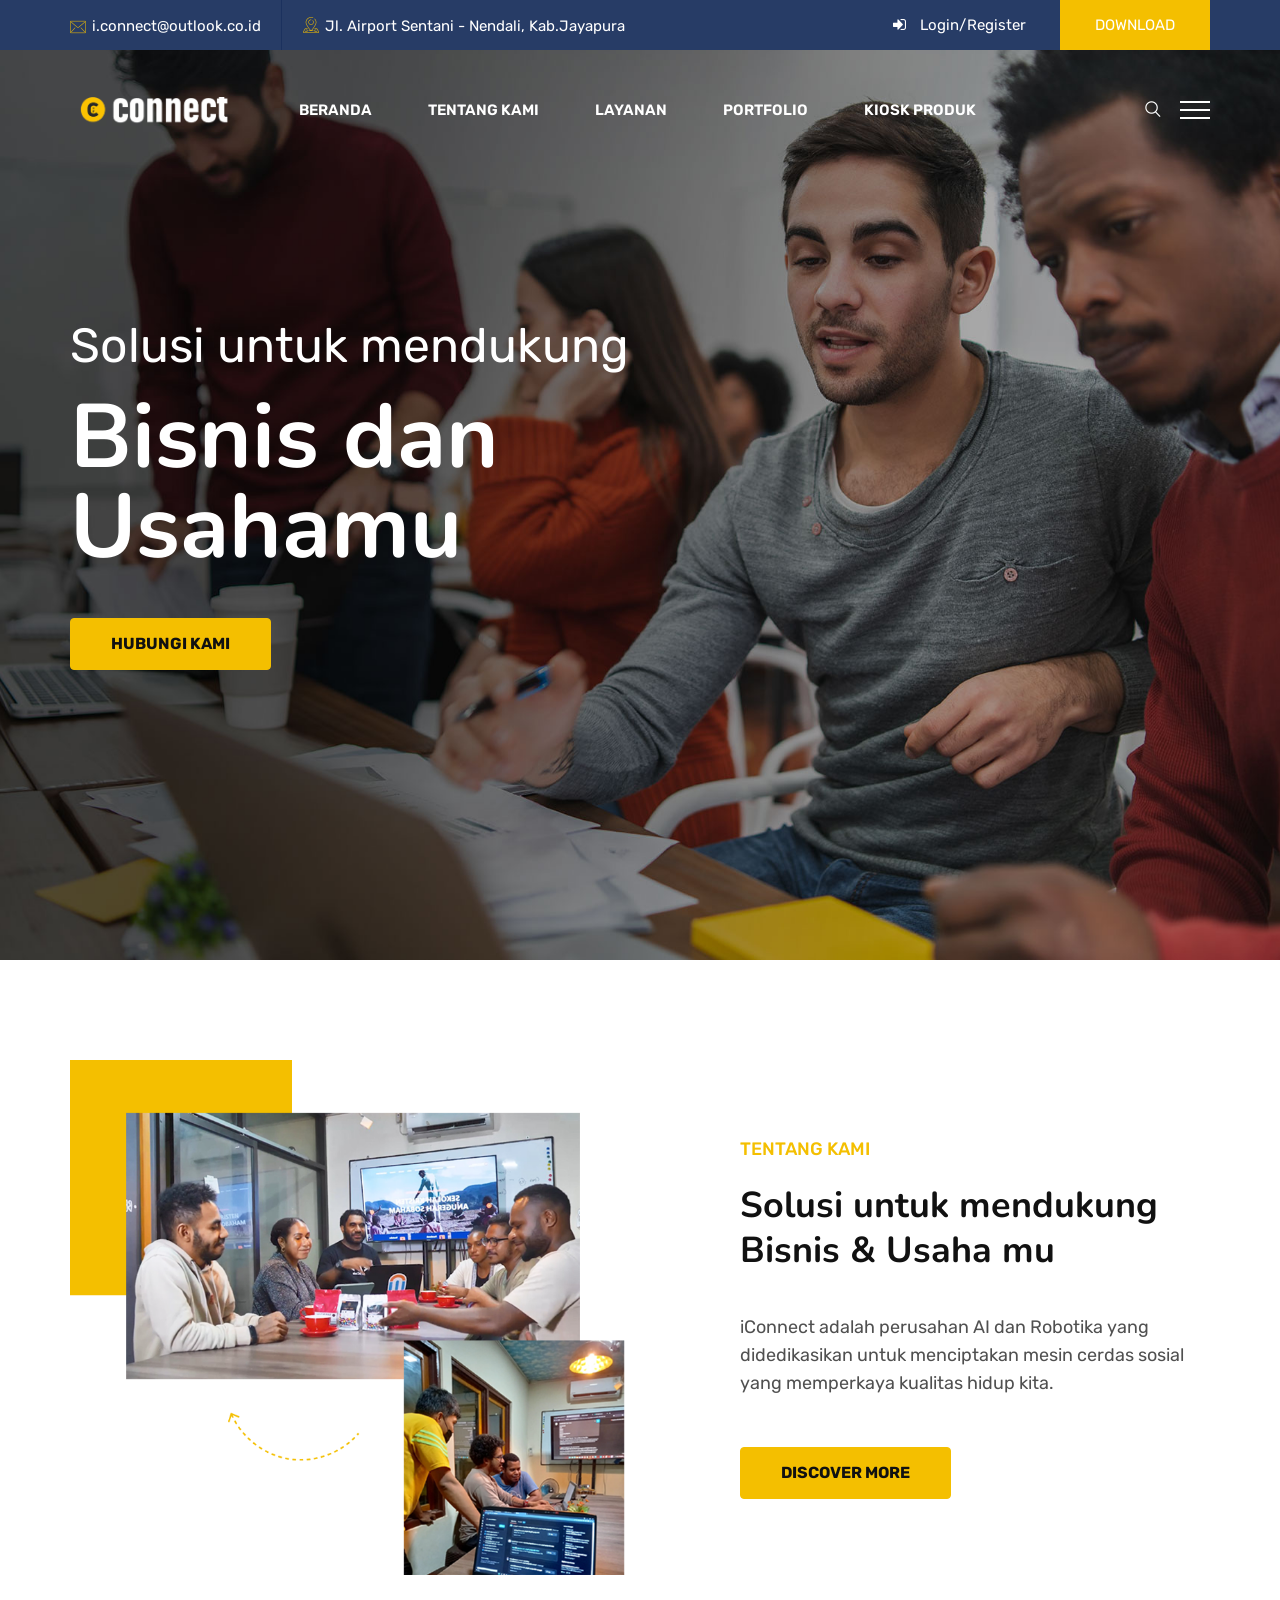
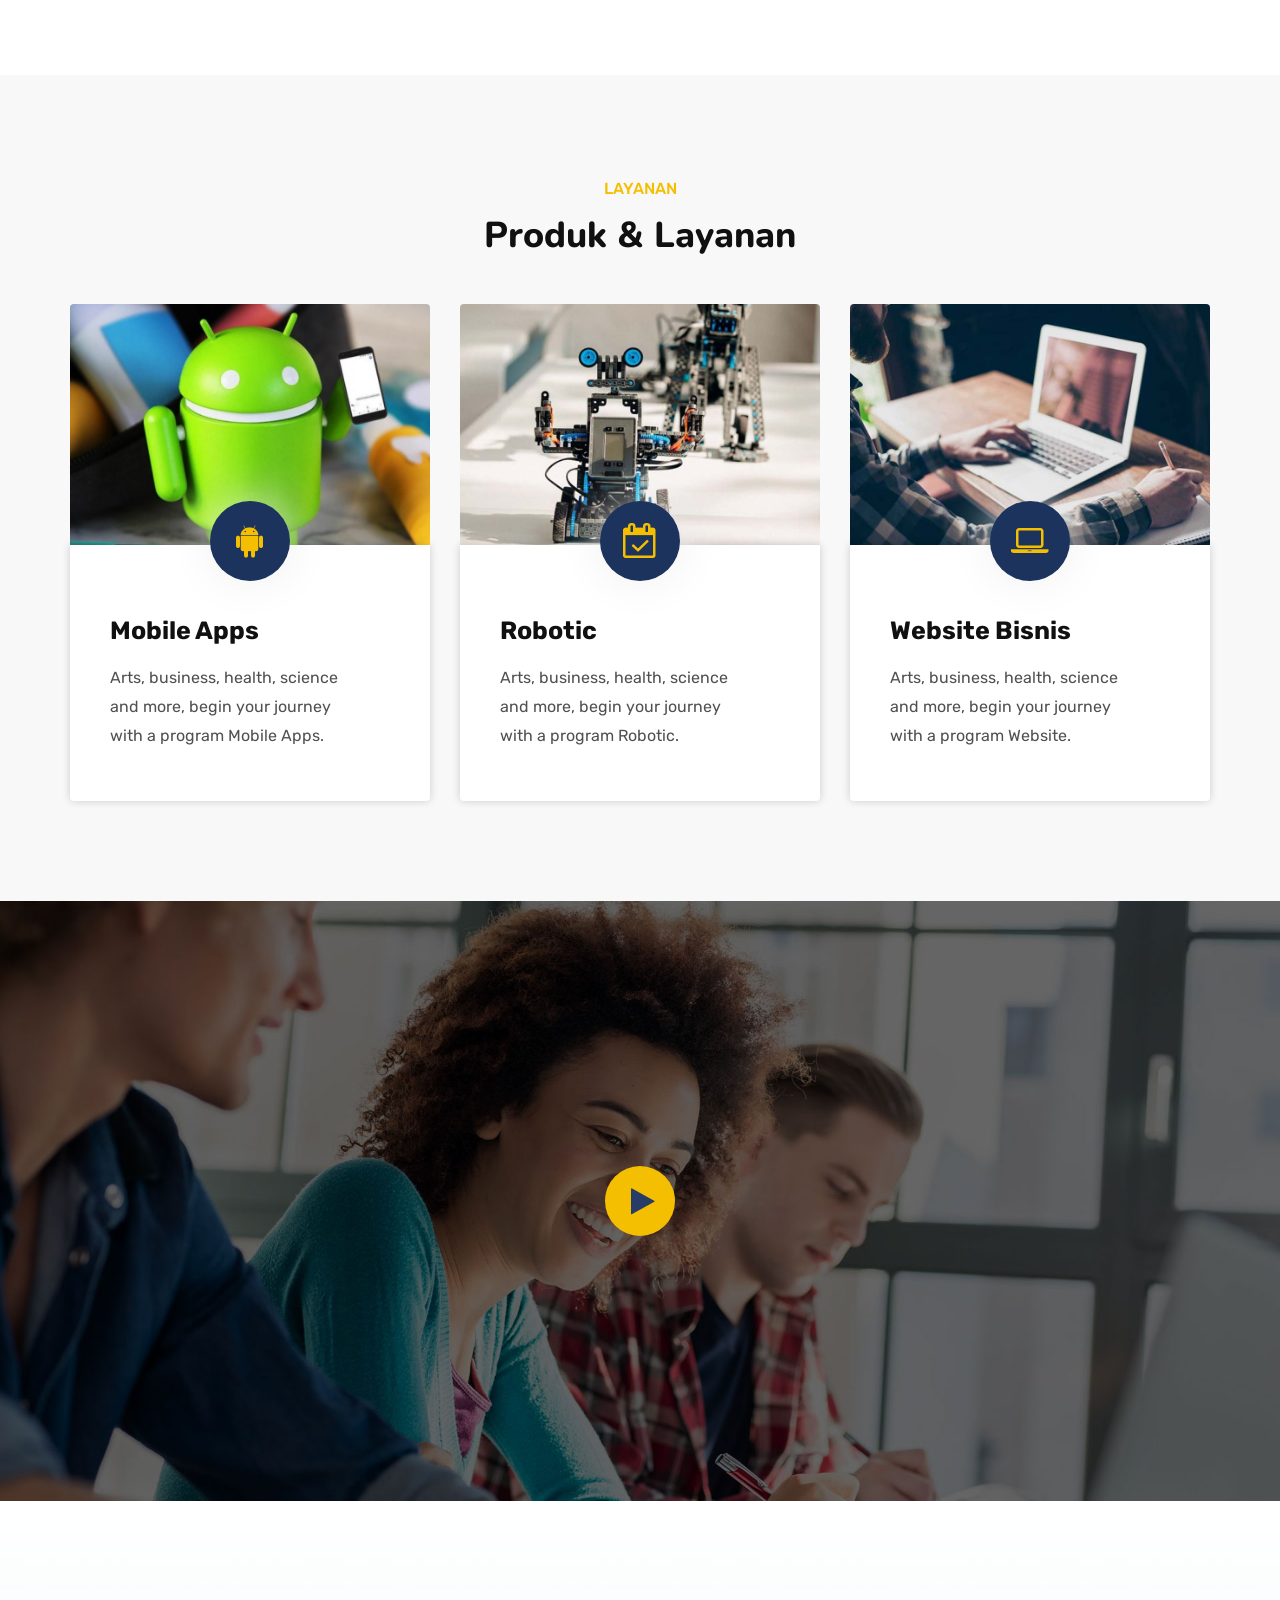
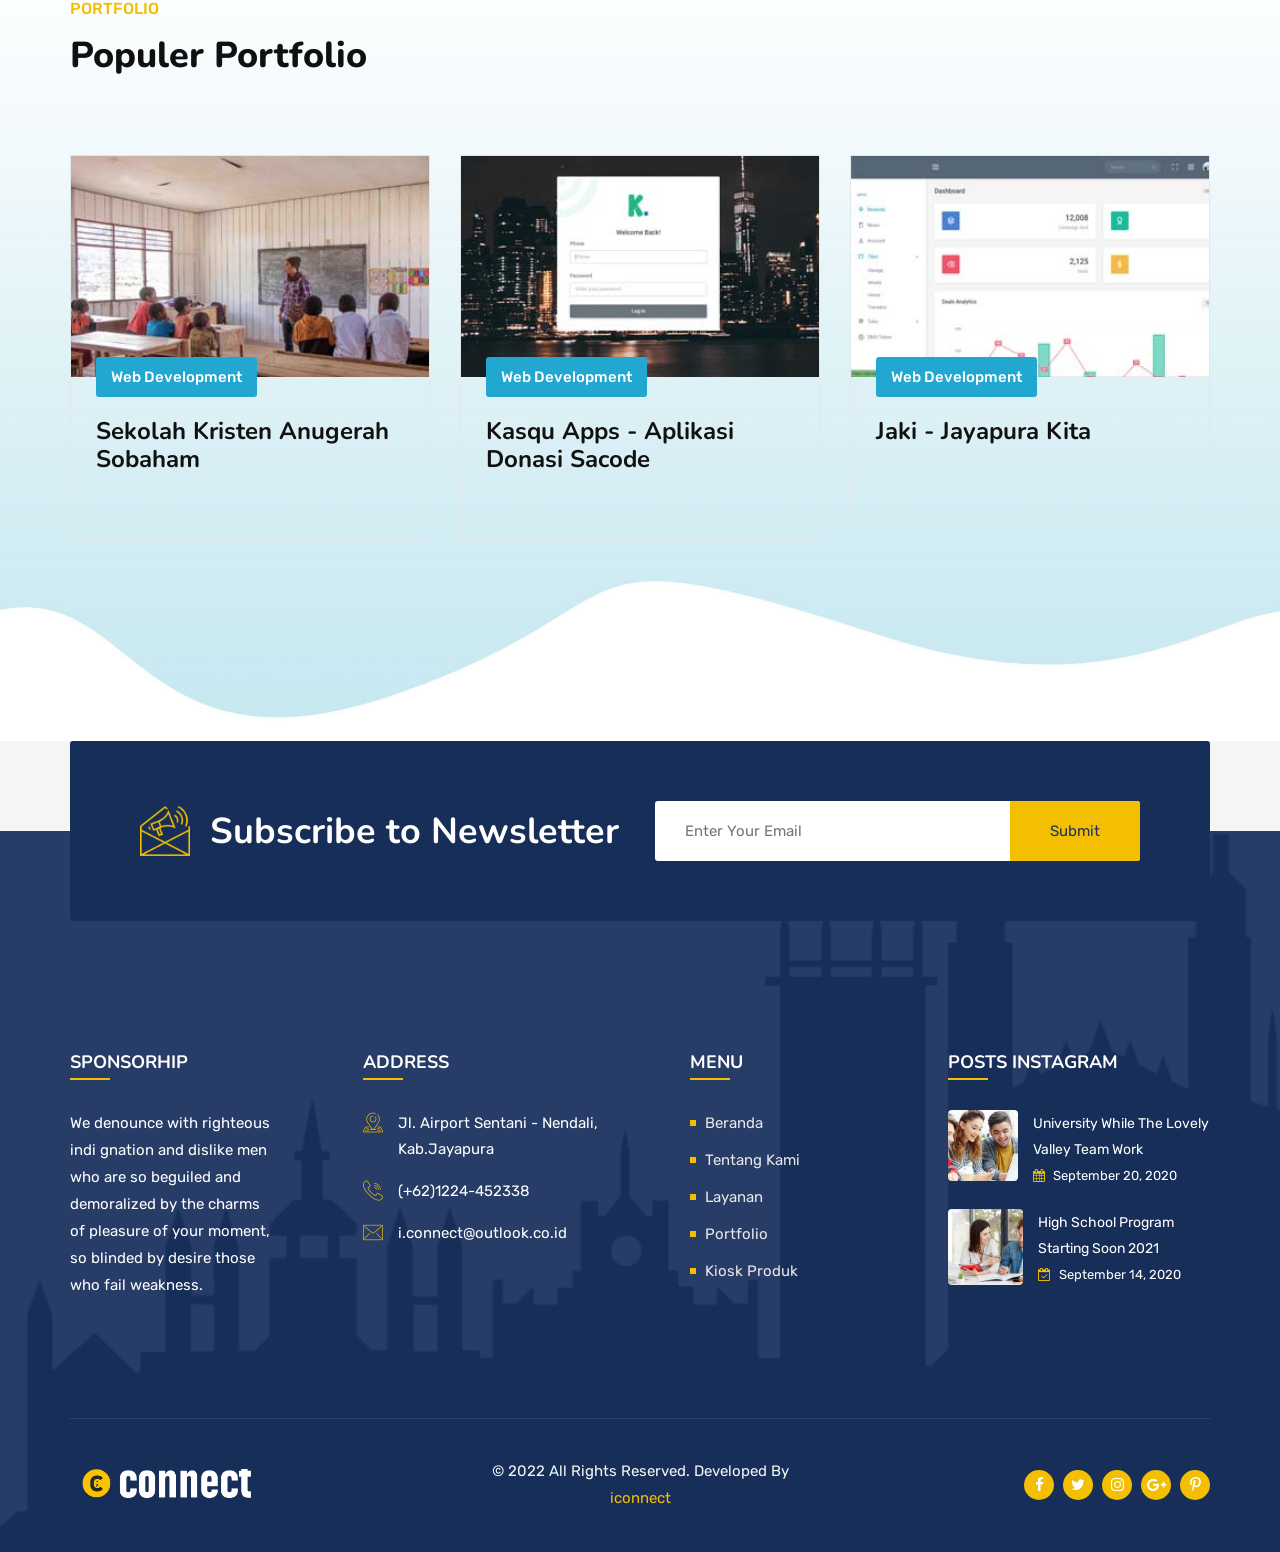
<file: index.html>
<!DOCTYPE html>
<html lang="zxx">  
    <head>
        <!-- meta tag -->
        <meta charset="utf-8">
        <title>iConnect - Solusi Untuk Mendukung Bisnis & Usahamu</title>
        <meta name="description" content="">
        <!-- responsive tag -->
        <meta http-equiv="x-ua-compatible" content="ie=edge">
        <meta name="viewport" content="width=device-width, initial-scale=1">
        <!-- favicon -->
        <link rel="apple-touch-icon" href="apple-touch-icon.png">
        <link rel="shortcut icon" type="image/x-icon" href="assets/images--/iConnect.png">
        <!-- Bootstrap v5.0.2 css -->
        <link rel="stylesheet" type="text/css" href="assets/css/bootstrap.min.css">
        <!-- font-awesome css -->
        <link rel="stylesheet" type="text/css" href="assets/css/font-awesome.min.css">
        <!-- animate css -->
        <link rel="stylesheet" type="text/css" href="assets/css/animate.css">
        <!-- owl.carousel css -->
        <link rel="stylesheet" type="text/css" href="assets/css/owl.carousel.css">
        <!-- slick css -->
        <link rel="stylesheet" type="text/css" href="assets/css/slick.css">
        <!-- off canvas css -->
        <link rel="stylesheet" type="text/css" href="assets/css/off-canvas.css">
        <!-- linea-font css -->
        <link rel="stylesheet" type="text/css" href="assets/fonts/linea-fonts.css">
        <!-- flaticon css  -->
        <link rel="stylesheet" type="text/css" href="assets/fonts/flaticon.css">
        <!-- magnific popup css -->
        <link rel="stylesheet" type="text/css" href="assets/css/magnific-popup.css">
        <!-- Main Menu css -->
        <link rel="stylesheet" href="assets/css/rsmenu-main.css">
        <!-- spacing css -->
        <link rel="stylesheet" type="text/css" href="assets/css/rs-spacing.css">
        <!-- style css -->
        <link rel="stylesheet" type="text/css" href="style.css"> <!-- This stylesheet dynamically changed from style.less -->
        <!-- responsive css -->
        <link rel="stylesheet" type="text/css" href="assets/css/responsive.css">
        <!--[if lt IE 9]>
            <script src="https://oss.maxcdn.com/html5shiv/3.7.2/html5shiv.min.js"></script>
            <script src="https://oss.maxcdn.com/respond/1.4.2/respond.min.js"></script>
        <![endif]-->
    </head>
    <body class="defult-home">
        
        <!--Preloader area start here-->
        <!-- <div id="loader" class="loader orange-color">
            <div class="loader-container">
                <div class='loader-icon'>
                    <img src="assets/images--/iconnect.png" alt="">
                </div>
            </div>
        </div> -->
        <!--Preloader area End here--> 

		<!-- Main content Start -->
        <div class="main-content">
            <!--Full width header Start-->
            <div class="full-width-header home8-style4 home9">
                <!--Header Start-->
                <header id="rs-header" class="rs-header">
                    <!-- Menu Start -->
                    <!-- Topbar Area Start -->
                    <div class="topbar-area home9-topbar">
                        <div class="container">
                            <div class="row y-middle">
                                <div class="col-md-7">
                                    <ul class="topbar-contact">
                                        <li>
                                            <i class="flaticon-email"></i>
                                            <a href="mailto:i.connect@outlook.co.id">i.connect@outlook.co.id</a>
                                        </li>
                                        <li>
                                            <i class="flaticon-location"></i>
                                            Jl. Airport Sentani - Nendali, Kab.Jayapura
                                        </li>
                                    </ul>
                                </div>
                                <div class="col-md-5 text-end">
                                    <ul class="topbar-right">
                                        <li class="login-register">
                                            <i class="fa fa-sign-in"></i>
                                            <a href="login.html">Login</a>/<a href="register.html">Register</a>
                                        </li>
                                        <li class="btn-part">
                                            <a class="apply-btn" href="#">Download</a>
                                        </li>
                                    </ul>
                                </div>
                            </div>
                        </div>
                    </div>
                    <!-- Topbar Area End -->
                    <div class="menu-area menu-sticky">
                        <div class="container">
                            <div class="row y-middle">
                                <div class="col-lg-2">
                                    <div class="logo-cat-wrap">
                                        <div class="logo-part">
                                            <a href="index.html">
                                                <img class="normal-logo" src="assets/images/logo-yellow-iconnect.png" alt="">
                                                <img class="sticky-logo" src="assets/images/logo-yellow-iconnect2.png" alt="">
                                            </a>
                                        </div>
                                    </div>
                                </div>
                                <div class="col-lg-8 text-end">
                                  <div class="rs-menu-area">
                                      <div class="main-menu">
                                          <div class="mobile-menu">
                                              <a class="rs-menu-toggle">
                                                  <i class="fa fa-bars"></i>
                                              </a>
                                          </div>
                                          <nav class="rs-menu">
                                             <ul class="nav-menu">
                                                <li class="rs-mega-menu mega-rs "> <a href="#beranda">Beranda</a>
                                                  
                                                </li>
                                                 <li class="">
                                                     <a href="#tentang_kami">Tentang Kami</a>
                                                     
                                                 </li>

                                                 <li class="">
                                                     <a href="#program">Layanan</a>
                                                     <!-- <ul class="sub-menu">
                                                         <li><a href="course.html">Courses One</a> </li>
                                                         <li><a href="course2.html">Courses Two</a> </li>
                                                         <li><a href="course3.html">Courses Three</a> </li>
                                                         <li><a href="course4.html">Courses Four</a> 
                                                         </li>
                                                         <li><a href="course5.html">Courses Five</a> </li>
                                                         <li><a href="course-single.html">Courses Single</a> </li>
                                                     </ul> -->
                                                 </li>

                                                 <li class="">
                                                     <a href="#portfolio">Portfolio</a>
                                                     <!-- <ul class="sub-menu">
                                                         <li class="menu-item-has-children right">
                                                             <a href="#">Team</a>
                                                             <ul class="sub-menu right">
                                                                 <li><a href="team.html">Team One</a></li>
                                                                 <li><a href="team2.html">Team Two</a></li>
                                                                 <li><a href="team-single.html">Team Single</a></li>
                                                             </ul>
                                                         </li>
                                                         <li class="menu-item-has-children">
                                                             <a href="#">Event</a>
                                                             <ul class="sub-menu right">
                                                                 <li><a href="events-style1.html">Event One</a></li>
                                                                 <li><a href="events-style2.html">Event Two</a></li>
                                                                 <li><a href="events-style3.html">Event Three</a></li>
                                                             </ul>
                                                         </li>
                                                         <li class="menu-item-has-children">
                                                             <a href="#">Gallery</a>
                                                             <ul class="sub-menu right">
                                                                 <li><a href="gallery-style1.html">Gallery One</a></li>
                                                                 <li><a href="gallery-style2.html">Gallery Two</a></li>
                                                                 <li><a href="gallery-style3.html">Gallery Three</a></li>
                                                             </ul>
                                                         </li>
                                                         <li class="menu-item-has-children">
                                                             <a href="#">Shop</a>
                                                             <ul class="sub-menu right">
                                                                 <li><a href="shop.html">Shop</a></li>
                                                                 <li><a href="shop-single.html">Shop Single</a></li>
                                                                 <li><a href="cart.html">Cart</a></li>
                                                                 <li><a href="checkout.html">Checkout</a></li>
                                                             </ul>
                                                         </li>
                                                         <li class="menu-item-has-children">
                                                             <a href="#">Others</a>
                                                             <ul class="sub-menu right">
                                                                 <li><a href="faq.html">FAQ</a></li>
                                                                 <li><a href="error.html">404 Page</a></li>
                                                                 <li><a href="login.html">Login</a></li>
                                                                 <li><a href="register.html">Register</a></li>
                                                             </ul>
                                                         </li>
                                                     </ul> -->
                                                 </li>

                                                 <li class="">
                                                     <a href="#">Kiosk Produk</a>
                                                     <!-- <ul class="sub-menu">
                                                         <li><a href="blog.html">Blog</a></li>
                                                         <li class="menu-item-has-children">
                                                             <a href="#">Blog Sidebar</a>
                                                             <ul class="sub-menu right">
                                                                 <li><a href="blog-left.html">Blog Left Sidebar</a></li>
                                                                 <li><a href="blog-right.html">Blog Right Sidebar</a></li>
                                                             </ul>
                                                         </li>
                                                         <li class="menu-item-has-children">
                                                             <a href="#">Single Post</a>
                                                             <ul class="sub-menu right">
                                                                 <li><a href="blog-post-left.html">Post Left Sidebar</a></li>
                                                                 <li><a href="blog-post-right.html">Post Right Sidebar</a></li>
                                                                 <li><a href="blog-single.html">Full Width Post</a></li>
                                                             </ul>
                                                         </li>
                                                     </ul> -->
                                                 </li>

                                                 <!-- <li class="">
                                                     <a href="#">Kontak</a>
                                                     <ul class="sub-menu">
                                                        <li><a href="contact.html">Contact One</a> </li>
                                                        <li><a href="contact2.html">Contact Two</a> </li>
                                                        <li><a href="contact3.html">Contact Three</a> </li>
                                                        <li><a href="contact4.html">Contact Four</a> </li>
                                                     </ul>
                                                 </li> -->
                                             </ul> <!-- //.nav-menu -->
                                          </nav>                                        
                                      </div> <!-- //.main-menu -->
                                    
                                  </div>
                                </div>
                                <div class="col-lg-2 text-end">
                                    <div class="expand-btn-inner">
                                        <ul>
                                          
                                            <li>
                                                <a class="hidden-xs rs-search" data-bs-toggle="modal" data-bs-target="#searchModal" href="#">
                                                    <i class="flaticon-search"></i>
                                                </a>
                                            </li>

                                            <!-- <li class="user-icon cart-inner no-border mini-cart-active">
                                                <a href="#"><i class="fa fa-shopping-bag"></i></a>
                                                <div class="woocommerce-mini-cart text-start">
                                                    <div class="cart-bottom-part">
                                                        <ul class="cart-icon-product-list">
                                                            <li class="display-flex">
                                                                <div class="icon-cart">
                                                                    <a href="#"><i class="fa fa-times"></i></a>
                                                                </div>
                                                                <div class="product-info">
                                                                    <a href="cart.html">Law Book</a><br>
                                                                    <span class="quantity">1 × $30.00</span>
                                                                </div>
                                                                <div class="product-image">
                                                                    <a href="cart.html"><img src="assets/images/shop/1.jpg" alt="Product Image"></a>
                                                                </div>
                                                            </li>
                                                            <li class="display-flex">
                                                                <div class="icon-cart">
                                                                    <a href="#"><i class="fa fa-times"></i></a>
                                                                </div>
                                                                <div class="product-info">
                                                                    <a href="cart.html">Spirit Level</a><br>
                                                                    <span class="quantity">1 × $30.00</span>
                                                                </div>
                                                                <div class="product-image">
                                                                    <a href="cart.html"><img src="assets/images/shop/2.jpg" alt="Product Image"></a>
                                                                </div>
                                                            </li>
                                                        </ul>

                                                        <div class="total-price text-center">
                                                            <span class="subtotal">Subtotal:</span>
                                                            <span class="current-price">$85.00</span>
                                                        </div>

                                                        <div class="cart-btn text-center">
                                                            <a class="crt-btn btn1" href="cart.html">View Cart</a>
                                                            <a class="crt-btn btn2" href="checkout.html">Check Out</a>
                                                        </div>
                                                    </div>
                                                </div> 
                                            </li> -->
                                            
                                        </ul>
                                        <a id="nav-expander" class="nav-expander style6">
                                           <span class="dot1"></span>
                                           <span class="dot2"></span>
                                           <span class="dot3"></span>
                                        </a>
                                    </div>
                                </div>
                            </div>
                        </div>
                    </div>
                    <!-- Menu End --> 

                    <!-- Canvas Menu start -->
                <!-- <nav class="right_menu_togle hidden-md">
                    <div class="close-btn">
                        <div id="nav-close">
                            <div class="line">
                                <span class="line1"></span><span class="line2"></span>
                            </div>
                        </div>
                    </div>
                    <div class="canvas-logo">
                        <a href="index.html"><img src="assets/images/logo-yellow2.png" alt="logo"></a>
                    </div>
                    <div class="offcanvas-text">
                        <p>We denounce with righteous indige nationality and dislike men who are so beguiled and demo  by the charms of pleasure of the moment data com so blinded by desire.</p>
                    </div>
                    <div class="offcanvas-gallery">
                        <div class="gallery-img">
                            <a class="image-popup" href="assets/images/gallery/1.jpg"><img src="assets/images/gallery/1.jpg" alt=""></a>
                        </div>
                        <div class="gallery-img">
                            <a class="image-popup" href="assets/images/gallery/2.jpg"><img src="assets/images/gallery/2.jpg" alt=""></a>
                        </div>
                        <div class="gallery-img">
                            <a class="image-popup" href="assets/images/gallery/3.jpg"><img src="assets/images/gallery/3.jpg" alt=""></a>
                        </div>
                        <div class="gallery-img">
                            <a class="image-popup" href="assets/images/gallery/4.jpg"><img src="assets/images/gallery/4.jpg" alt=""></a>
                        </div>
                        <div class="gallery-img">
                            <a class="image-popup" href="assets/images/gallery/5.jpg"><img src="assets/images/gallery/5.jpg" alt=""></a>
                        </div>
                        <div class="gallery-img">
                            <a class="image-popup" href="assets/images/gallery/6.jpg"><img src="assets/images/gallery/6.jpg" alt=""></a>
                        </div>
                    </div>
                    <div class="map-img">
                        <img src="assets/images/map.jpg" alt="">
                    </div>
                    <div class="canvas-contact">
                        <ul class="social">
                            <li><a href="#"><i class="fa fa-facebook"></i></a></li>
                            <li><a href="#"><i class="fa fa-twitter"></i></a></li>
                            <li><a href="#"><i class="fa fa-pinterest-p"></i></a></li>
                            <li><a href="#"><i class="fa fa-linkedin"></i></a></li>
                        </ul>
                    </div>
                </nav> -->
                <!-- Canvas Menu end -->
                </header>
                <!--Header End-->
            </div>
            <!--Full width header End-->

            <!-- Banner Section Start -->
            <section id="beranda">
                <div id="rs-banner" class="rs-banner style8">
                    <div class="container">
                        <div class="banner-content">
                             <div class="sl-sub-title wow bounceInLeft" data-wow-delay="300ms" data-wow-duration="2000ms">Solusi untuk mendukung</div>
                             <h1 class="sl-title wow fadeInRight" data-wow-delay="600ms" data-wow-duration="2000ms">Bisnis dan Usahamu</h1>
                             <div class="sl-btn wow fadeInUp" data-wow-delay="900ms" data-wow-duration="2000ms">
                                 <a class="readon yellow-btn" href="https://api.whatsapp.com/send?phone=+6281224452338">Hubungi Kami</a>
                             </div>
                        </div>
                    </div>
                </div>
            </section>
            <!-- Banner Section End -->

            <!-- Features Section start -->
            <!-- <div id="rs-features" class="rs-features style2">
                <div class="container">
                   <div class="row">
                        <div class="col-lg-3 col-md-6 md-mb-30">
                            <div class="rs-iconbox-area">
                                <div class="icon-area">
                                   <img src="assets/images/features/style2/1.png" alt="">
                                </div>
                                <div class="text-area">
                                   <h3 class="icon-title">Future Students</h3>
                                </div>
                            </div>
                        </div>  
                        <div class="col-lg-3 col-md-6 md-mb-30">
                            <div class="rs-iconbox-area">
                                <div class="icon-area">
                                   <img src="assets/images/features/style2/2.png" alt="">
                                </div>
                                <div class="text-area">
                                   <h3 class="icon-title">World Students</h3>
                                </div>
                            </div>
                        </div>  
                        <div class="col-lg-3 col-md-6 sm-mb-30">
                            <div class="rs-iconbox-area">
                                <div class="icon-area">
                                   <img src="assets/images/features/style2/3.png" alt="">
                                </div>
                                <div class="text-area">
                                   <h3 class="icon-title">Current Students</h3>
                                </div>
                            </div>
                        </div>  
                        <div class="col-lg-3 col-md-6">
                            <div class="rs-iconbox-area">
                                <div class="icon-area">
                                   <img src="assets/images/features/style2/4.png" alt="">
                                </div>
                                <div class="text-area">
                                   <h3 class="icon-title">Alumni & Donors</h3>
                                </div>
                            </div>
                        </div> 
                    </div>
                </div>
            </div> -->
            <!-- Features Section End -->

            <!-- About Section Start -->
            <section id="tentang_kami">
                <div class="rs-about style9 pt-100 pb-100 md-pt-70 md-pb-70">
                    <div class="container">
                        <div class="row align-items-center">
                            <div class="col-lg-6 col-md-12 md-mb-40">
                               <div class="img-part js-tilt">
                                   <img src="assets/images/about/home9/about.png" alt="images">
                               </div>
                            </div>
                            <div class="col-lg-6 pl-100 md-pl-15 col-md-12">
                                <div class="content">
                                    <div class="sub-title mb-20">
                                        Tentang Kami
                                    </div>
                                    <h2 class="sl-title mb-40 md-mb-20">Solusi untuk mendukung Bisnis & Usaha mu</h2>
                                    <p class="desc mb-50">
                                      iConnect adalah perusahan AI dan Robotika yang didedikasikan untuk menciptakan mesin cerdas sosial yang memperkaya kualitas hidup kita.
                                    </p>
                                </div>
                                  <div class="btn-part">
                                      <a class="readon yellow-btn" href="#">Discover More</a>
                                  </div>
                            </div>
                        </div>
                    </div>
                  </div>
            </section>
            
            <!-- About Section End -->
            <!-- Categories Section Start -->
            <section id="program">
                <div id="rs-categories" class="rs-categories home9-style event-bg pt-100 pb-100 md-pt-70 md-pb-70">
                    <div class="container">
                        <div class="sec-title3 text-center mb-45">
                            <div class="sub-title yellow-color">Layanan</div>
                            <h2 class="title black-color">Produk & Layanan</h2>
                        </div>
                        <div class="row">
                            <div class="col-lg-4 md-mb-40">
                                <div class="categories-items">
                                    <div class="images-part">
                                        <a href="#"><img src="assets/images/categories/home9/1.jpg" alt=""></a>
                                    </div>
                                    <div class="image-content">
                                       <div class="effect-icon">
                                           <i class="fa fa-android"></i>
                                       </div>
                                       <div class="title">
                                           <a href="#">Mobile Apps</a>
                                       </div>
                                       <div class="description">
                                           <p>Arts, business, health, science and more, begin your journey with a program Mobile Apps.</p>
                                       </div>
                                        <!-- <div class="button-bottom">
                                            <div class="button-effect">
                                                <a href="#">Join Program</a>
                                            </div>
                                        </div> -->
                                    </div>
                                </div>
                            </div>  
    
    
                            <div class="col-lg-4 md-mb-40">
                                <div class="categories-items">
                                    <div class="images-part">
                                        <a href="#"><img src="assets/images/categories/home9/2.jpg" alt=""></a>
                                    </div>
                                    <div class="image-content">
                                       <div class="effect-icon">
                                           <i class="fa fa-calendar-check-o"></i>
                                       </div>
                                       <div class="title">
                                           <a href="#">Robotic</a>
                                       </div>
                                       <div class="description">
                                           <p>Arts, business, health, science and more, begin your journey with a program Robotic.</p>
                                       </div>
                                        <!-- <div class="button-bottom">
                                            <div class="button-effect">
                                                <a href="#">Join Program</a>
                                            </div>
                                        </div> -->
                                    </div>
                                </div>
                            </div> 
                             
                            <div class="col-lg-4">
                                <div class="categories-items">
                                    <div class="images-part">
                                        <a href="#"><img src="assets/images/categories/home9/3.jpg" alt=""></a>
                                    </div>
                                    <div class="image-content">
                                       <div class="effect-icon">
                                           <i class="fa fa-laptop"></i>
                                       </div>
                                       <div class="title">
                                           <a href="#">Website Bisnis</a>
                                       </div>
                                       <div class="description">
                                           <p>Arts, business, health, science and more, begin your journey with a program Website.</p>
                                       </div>
                                        <!-- <div class="button-bottom">
                                            <div class="button-effect">
                                                <a href="#">Join Program</a>
                                            </div>
                                        </div> -->
                                    </div>
                                </div>
                            </div>
                        </div>
                    </div>
                </div>
            </section>
            <!-- Categories Section End -->

            <!-- Video Section Start -->
            <div class="rs-video-home9">
                <div class="img-part media-icon yellow-color">
                    <a class="popup-videos" href="https://www.youtube.com/watch?v=atMUy_bPoQI">
                        <i class="fa fa-play"></i>
                    </a>
                </div>
            </div>
            <!-- Video Section Start -->

            <!-- CTA Section Start -->
            <!-- <div class="rs-cta home9-style">
                <div class="partition-bg-wrap">
                    <div class="container">
                        <div class="row">
                            <div class="col-lg-6 offset-lg-6 pl-90 md-pl-15">
                                <div class="sec-title3 mb-40">
                                    <div class="sub-title big">Team Work</div>
                                        <h2 class="title white-color pr-70">The teamwork at iConnect</h2>
                                    <div class="desc white-color mb-40">
                                        We further develop, nurture and create our culture every day. And we do it together. So culture bearers, we all are.
As part of the Granitor family, you are offered various opportunities and development paths, because we believe that those who can influence their everyday lives thrive and grow. You have both colleagues and a supportive organization behind you, which was also named Sweden's best employer in 2019 and 2020.
                                    </div>
                                  <div class="btn-part">
                                      <a class="readon yellow-btn transparent3" href="#">Gabung</a>
                                  </div>
                                </div>
                            </div>
                        </div>
                    </div>
                </div>
            </div> -->
            <!-- CTA Section End --> 


            <!-- Testimonial Section Start -->
            <!-- <div class="rs-testimonial home9-style pt-100 pb-100 md-pt-70 md-pb-70">
                <div class="container">
                    <div class="row">
                        <div class="col-lg-6 col-md-6 sm-mb-40">
                            <div class="image-part js-tilt">
                                <img src="assets/images/testimonial/style9/1.png" alt="images">
                            </div>
                        </div> 
                        <div class="col-lg-6 pl-65 md-pl-15 col-md-6">
                          <div class="img-part mb-30">
                              <img src="assets/images/testimonial/style9/2.png" alt="images">
                          </div>
                          <div class="rs-carousel owl-carousel" 
                              data-loop="true" 
                              data-items="1" 
                              data-margin="30" 
                              data-autoplay="true" 
                              data-hoverpause="true" 
                              data-autoplay-timeout="5000" 
                              data-smart-speed="800" 
                              data-dots="true" 
                              data-nav="false" 
                              data-nav-speed="false" 

                              data-md-device="1" 
                              data-md-device-nav="false" 
                              data-md-device-dots="true" 
                              data-center-mode="false"

                              data-ipad-device2="1" 
                              data-ipad-device-nav2="false" 
                              data-ipad-device-dots2="true"

                              data-ipad-device="1" 
                              data-ipad-device-nav="false" 
                              data-ipad-device-dots="true" 

                              data-mobile-device="1" 
                              data-mobile-device-nav="false" 
                              data-mobile-device-dots="false">
                              <div class="testi-item">
                                 <div class="item-content">
                                    <p>Education is the passport to the future for tomorrow belongs to those who pre pare for it today. Sed ut perspiciatis unde omnis iste natus error sit vo luptatem. Education is the passport to the future for tomorrow belongs</p>
                                     <div class="testi-information">
                                         <div class="name">Mahadi Mansura</div>
                                         <span class="designation"> CSE Student</span>
                                     </div>
                                 </div>           
                              </div>
                          </div>
                        </div>
                    </div>
                </div>
            </div> -->
            <!-- Testimonial Section End -->
            
            <!-- Blog Section Start -->
            <Section id="portfolio">
                <div id="rs-popular-courses" class="rs-popular-courses style3 pt-94 course-shape-bg pb-200 md-pb-170 sm-pb-100">
                    <div class="container">
                        <div class="row y-middle mb-50">
                            <div class="col-lg-6">
                                <div class="sec-title3">
                                    <div class="sub-title yellow-color"> 
                                        Portfolio
                                        </div>
                                    <h2 class="title black-color">Populer Portfolio</h2>
                                </div>
                            </div>
                        </div>
                        <div class="rs-carousel owl-carousel" data-loop="true" data-items="3" data-margin="30" data-autoplay="true" data-hoverpause="true" data-autoplay-timeout="5000" data-smart-speed="800" data-dots="false" data-nav="true" data-nav-speed="false" data-center-mode="false" data-mobile-device="1" data-mobile-device-nav="false" data-mobile-device-dots="false" data-ipad-device="2" data-ipad-device-nav="false" data-ipad-device-dots="false" data-ipad-device2="2" data-ipad-device-nav2="false" data-ipad-device-dots2="false" data-md-device="3" data-md-device-nav="false" data-md-device-dots="false">
                            <div class="courses-item">
                                <div class="img-part">
                                    <img src="assets/images/courses/7.jpg" alt="">
                                </div>
                                <div class="content-part">
                                    <span><a class="categories" href="#">Web Development</a></span>
                                    <!-- <ul class="meta-part">
                                        <li class="user"><i class="fa fa-user"></i> 245</li>
                                        <li><span class="price">$55.00</span></li>
                                    </ul> -->
                                    <h3 class="title"><a href="https://acssobaham.yallas.org/" target="_blank">Sekolah Kristen Anugerah Sobaham</a></h3>
                                    <!-- <div class="bottom-part">
                                        <div class="info-meta">
                                            <ul>                                                
                                                <li class="ratings">
                                                    <i class="fa fa-star"></i>
                                                    <i class="fa fa-star"></i>
                                                    <i class="fa fa-star"></i>
                                                    (05)
                                                </li>
                                            </ul>
                                        </div>
                                        <div class="btn-part">
                                            <a href="#">Apply Now<i class="flaticon-right-arrow"></i></a>
                                        </div>
                                    </div> -->
                                </div>
                            </div>
                            <div class="courses-item">
                                <div class="img-part">
                                    <img src="assets/images/courses/8.jpg" alt="">
                                </div>
                                <div class="content-part">
                                    <span><a class="categories" href="#">Web Development</a></span>
                                    <!-- <ul class="meta-part">
                                        <li class="user"><i class="fa fa-user"></i> 245</li>
                                        <li><span class="price">$55.00</span></li>
                                    </ul> -->
                                    <h3 class="title"><a href="https://donasi.sacode.web.id/login">Kasqu Apps - Aplikasi Donasi Sacode</a></h3>
                                    <!-- <div class="bottom-part">
                                        <div class="info-meta">
                                            <ul>                                                
                                                <li class="ratings">
                                                    <i class="fa fa-star"></i>
                                                    <i class="fa fa-star"></i>
                                                    <i class="fa fa-star"></i>
                                                    (05)
                                                </li>
                                            </ul>
                                        </div>
                                        <div class="btn-part">
                                            <a href="#">Apply Now<i class="flaticon-right-arrow"></i></a>
                                        </div>
                                    </div> -->
                                </div>
                            </div>
                            <div class="courses-item">
                                <div class="img-part">
                                    <img src="assets/images/courses/9.jpg" alt="">
                                </div>
                                <div class="content-part">
                                    <span><a class="categories" href="#">Web Development</a></span>
                                    <!-- <ul class="meta-part">
                                        <li class="user"><i class="fa fa-user"></i> 245</li>
                                        <li><span class="price">$55.00</span></li>
                                    </ul> -->
                                    <h3 class="title"><a href="https://jakiweb.000webhostapp.com/login">Jaki - Jayapura Kita</a></h3>
                                    <!-- <div class="bottom-part">
                                        <div class="info-meta">
                                            <ul>                                                
                                                <li class="ratings">
                                                    <i class="fa fa-star"></i>
                                                    <i class="fa fa-star"></i>
                                                    <i class="fa fa-star"></i>
                                                    (05)
                                                </li>
                                            </ul>
                                        </div>
                                        <div class="btn-part">
                                            <a href="#">Apply Now<i class="flaticon-right-arrow"></i></a>
                                        </div>
                                    </div> -->
                                </div>
                            </div>
                            <!-- <div class="courses-item">
                                <div class="img-part">
                                    <img src="assets/images/courses/10.jpg" alt="">
                                </div>
                                <div class="content-part">
                                    <span><a class="categories" href="#">Web Development</a></span>
                                    <ul class="meta-part">
                                        <li class="user"><i class="fa fa-user"></i> 245</li>
                                        <li><span class="price">$55.00</span></li>
                                    </ul>
                                    <h3 class="title"><a href="course-single.html">Introduction to Quantitativ and Qualitative.</a></h3>
                                    <div class="bottom-part">
                                        <div class="info-meta">
                                            <ul>                                                
                                                <li class="ratings">
                                                    <i class="fa fa-star"></i>
                                                    <i class="fa fa-star"></i>
                                                    <i class="fa fa-star"></i>
                                                    (05)
                                                </li>
                                            </ul>
                                        </div>
                                        <div class="btn-part">
                                            <a href="#">Apply Now<i class="flaticon-right-arrow"></i></a>
                                        </div>
                                    </div>
                                </div>
                            </div> -->
                        </div>
                        <!-- <div class="view-all-btn text-center pt-50 mb-60 md-pt-30 md-mb-30">Start Learning With Our Online Courses. <a class="title-color" href="#">View All Courses <i class="flaticon-right-arrow ml-5 body-color"></i></a></div> -->
                    </div>
                </div>
            </Section>
            
            <!-- Blog Section End -->

            <!-- Newsletter section start -->
            <div class="rs-newsletter style1 event2-bg yellow-color mb--90 sm-mb-0 sm-pb-70">
                <div class="container">
                    <div class="newsletter-wrap">
                      <div class="row y-middle">
                          <div class="col-lg-6 col-md-12 md-mb-30">
                            <div class="content-part">
                                <div class="sec-title">
                                    <div class="title-icon md-mb-15">
                                        <img src="assets/images/newsletter2.png" alt="images">
                                    </div>
                                    <h2 class="title mb-0 white-color">Subscribe to Newsletter</h2>
                                </div>
                            </div>
                          </div>
                          <div class="col-lg-6 col-md-12">
                              <form class="newsletter-form">
                                  <input type="email" name="email" placeholder="Enter Your Email" required="">
                                  <button type="submit">Submit</button>
                              </form>
                          </div>
                      </div>
                    </div>
                </div>
            </div>
            <!-- Newsletter section end -->
          
        </div> 
        <!-- Main content End -->

        <!-- Footer Start -->
        <footer id="rs-footer" class="rs-footer home9-style">
            <div class="footer-top">
                <div class="container">
                    <div class="row">
                        <div class="col-lg-3 col-md-12 col-sm-12 footer-widget">
                            <h3 class="widget-title">sponsorhip</h3>
                              <div class="textwidget white-color pr-60 md-pr-15"><p>We denounce with righteous indi gnation and dislike men who are so beguiled and demoralized by the charms of pleasure of your moment, so blinded by desire those who fail weakness.</p>
                              </div>
                        </div>
                        <div class="col-lg-3 col-md-12 col-sm-12 footer-widget md-mb-50">
                            <h3 class="widget-title">Address</h3>
                            <ul class="address-widget">
                                <li>
                                    <i class="flaticon-location"></i>
                                    <div class="desc">Jl. Airport Sentani - Nendali, Kab.Jayapura</div>
                                </li>
                                <li>
                                    <i class="flaticon-call"></i>
                                    <div class="desc">
                                       <a href="tel:081224452338">(+62)1224-452338</a>
                                    </div>
                                </li>
                                <li>
                                    <i class="flaticon-email"></i>
                                    <div class="desc">
                                        <a href="mailto:i.connect@outlook.co.id">i.connect@outlook.co.id</a>
                                    </div>
                                </li>
                            </ul>
                        </div>
                        <div class="col-lg-3 col-md-12 col-sm-12 pl-50 md-pl-15 footer-widget md-mb-50">
                            <h3 class="widget-title">Menu</h3>
                            <ul class="site-map">
                                <li><a href="#beranda">Beranda</a></li>
                                <li><a href="#tentang_kami">Tentang Kami</a></li>
                                <li><a href="#layanan">Layanan</a></li>
                                <li><a href="#portfolio">Portfolio</a></li>
                                <li><a href="#">Kiosk Produk</a></li>
                            </ul>
                        </div>
                        <div class="col-lg-3 col-md-12 col-sm-12 footer-widget">
                            <h3 class="widget-title">Posts Instagram</h3>
                            <div class="recent-post mb-20">
                                <div class="post-img">
                                    <img src="assets/images/footer/1.jpg" alt="">
                                </div>
                                <div class="post-item">
                                    <div class="post-desc">
                                        <a href="#">University while the lovely valley team work</a>
                                    </div>
                                    <span class="post-date">
                                        <i class="fa fa-calendar"></i>
                                        September 20, 2020
                                    </span>
                                </div>
                            </div> 
                            <div class="recent-post mb-20 md-pb-0">
                                <div class="post-img">
                                    <img src="assets/images/footer/2.jpg" alt="">
                                </div>
                                <div class="post-item">
                                    <div class="post-desc">
                                        <a href="#">High school program starting soon 2021</a>
                                    </div>
                                    <span class="post-date">
                                       <i class="fa fa-calendar-check-o"></i>
                                        September 14, 2020
                                    </span>
                                </div>
                            </div>
                        </div>
                    </div>
                </div>
            </div>
            <div class="footer-bottom">
                <div class="container">                    
                    <div class="row y-middle">
                        <div class="col-lg-4 md-mb-20">
                            <div class="footer-logo md-text-center">
                                <a href="index.html"><img src="assets/images/logo-yellow-iconnect.png" alt=""></a>
                            </div>
                        </div>
                        <div class="col-lg-4 md-mb-20">
                            <div class="copyright text-center md-text-start">
                                <p>&copy; 2022 All Rights Reserved. Developed By <a href="http://iconnect.web.id/">iconnect</a></p>
                            </div>
                        </div>
                        <div class="col-lg-4 text-end md-text-start">
                            <ul class="footer-social">
                                <li><a href="#"><i class="fa fa-facebook"></i></a></li>
                                <li><a href="#"><i class="fa fa-twitter"></i></a></li>
                                <li><a href="#"><i class="fa fa-instagram"></i></a></li>
                                <li><a href="#"><i class="fa fa-google-plus"></i></a></li>
                                <li><a href="#"><i class="fa fa-pinterest-p"></i></a></li>
                            </ul>
                        </div>
                    </div>
                </div>
            </div>
        </footer>
        <!-- Footer End -->

        <!-- start scrollUp  -->
        <div id="scrollUp" class="yellow-color">
            <i class="fa fa-angle-up"></i>
        </div>
        <!-- End scrollUp  -->

        <!-- Search Modal Start -->
        <div class="modal fade search-modal" id="searchModal" tabindex="-1" aria-labelledby="searchModalLabel" aria-hidden="true">
            <button type="button" class="close" data-bs-dismiss="modal">
              <span class="flaticon-cross"></span>
            </button>
            <div class="modal-dialog modal-dialog-centered">
                <div class="modal-content">
                    <div class="search-block clearfix">
                        <form>
                            <div class="form-group">
                                <input class="form-control" placeholder="Search Here..." type="text">
                            </div>
                        </form>
                    </div>
                </div>
            </div>
        </div>
        <!-- Search Modal End -->

        <!-- modernizr js -->
        <script src="assets/js/modernizr-2.8.3.min.js"></script>
        <!-- jquery latest version -->
        <script src="assets/js/jquery.min.js"></script>
        <!-- Bootstrap v5.0.2 js -->
        <script src="assets/js/bootstrap.min.js"></script>
        <!-- Menu js -->
        <script src="assets/js/rsmenu-main.js"></script> 
        <!-- op nav js -->
        <script src="assets/js/jquery.nav.js"></script>
        <!-- owl.carousel js -->
        <script src="assets/js/owl.carousel.min.js"></script>
        <!-- Slick js -->
        <script src="assets/js/slick.min.js"></script>
        <!-- isotope.pkgd.min js -->
        <script src="assets/js/isotope.pkgd.min.js"></script>
        <!-- imagesloaded.pkgd.min js -->
        <script src="assets/js/imagesloaded.pkgd.min.js"></script>
        <!-- wow js -->
        <script src="assets/js/wow.min.js"></script>
        <!-- Skill bar js -->
        <script src="assets/js/skill.bars.jquery.js"></script>
        <script src="assets/js/jquery.counterup.min.js"></script>        
         <!-- counter top js -->
        <script src="assets/js/waypoints.min.js"></script>
        <!-- video js -->
        <script src="assets/js/jquery.mb.YTPlayer.min.js"></script>
        <!-- magnific popup js -->
        <script src="assets/js/jquery.magnific-popup.min.js"></script>
        <!-- tilt js -->
        <script src="assets/js/tilt.jquery.min.js"></script>           
        <!-- plugins js -->
        <script src="assets/js/plugins.js"></script>
        <!-- contact form js -->
        <script src="assets/js/contact.form.js"></script>
        <!-- main js -->
        <script src="assets/js/main.js"></script>
    </body>
</html>
</file>
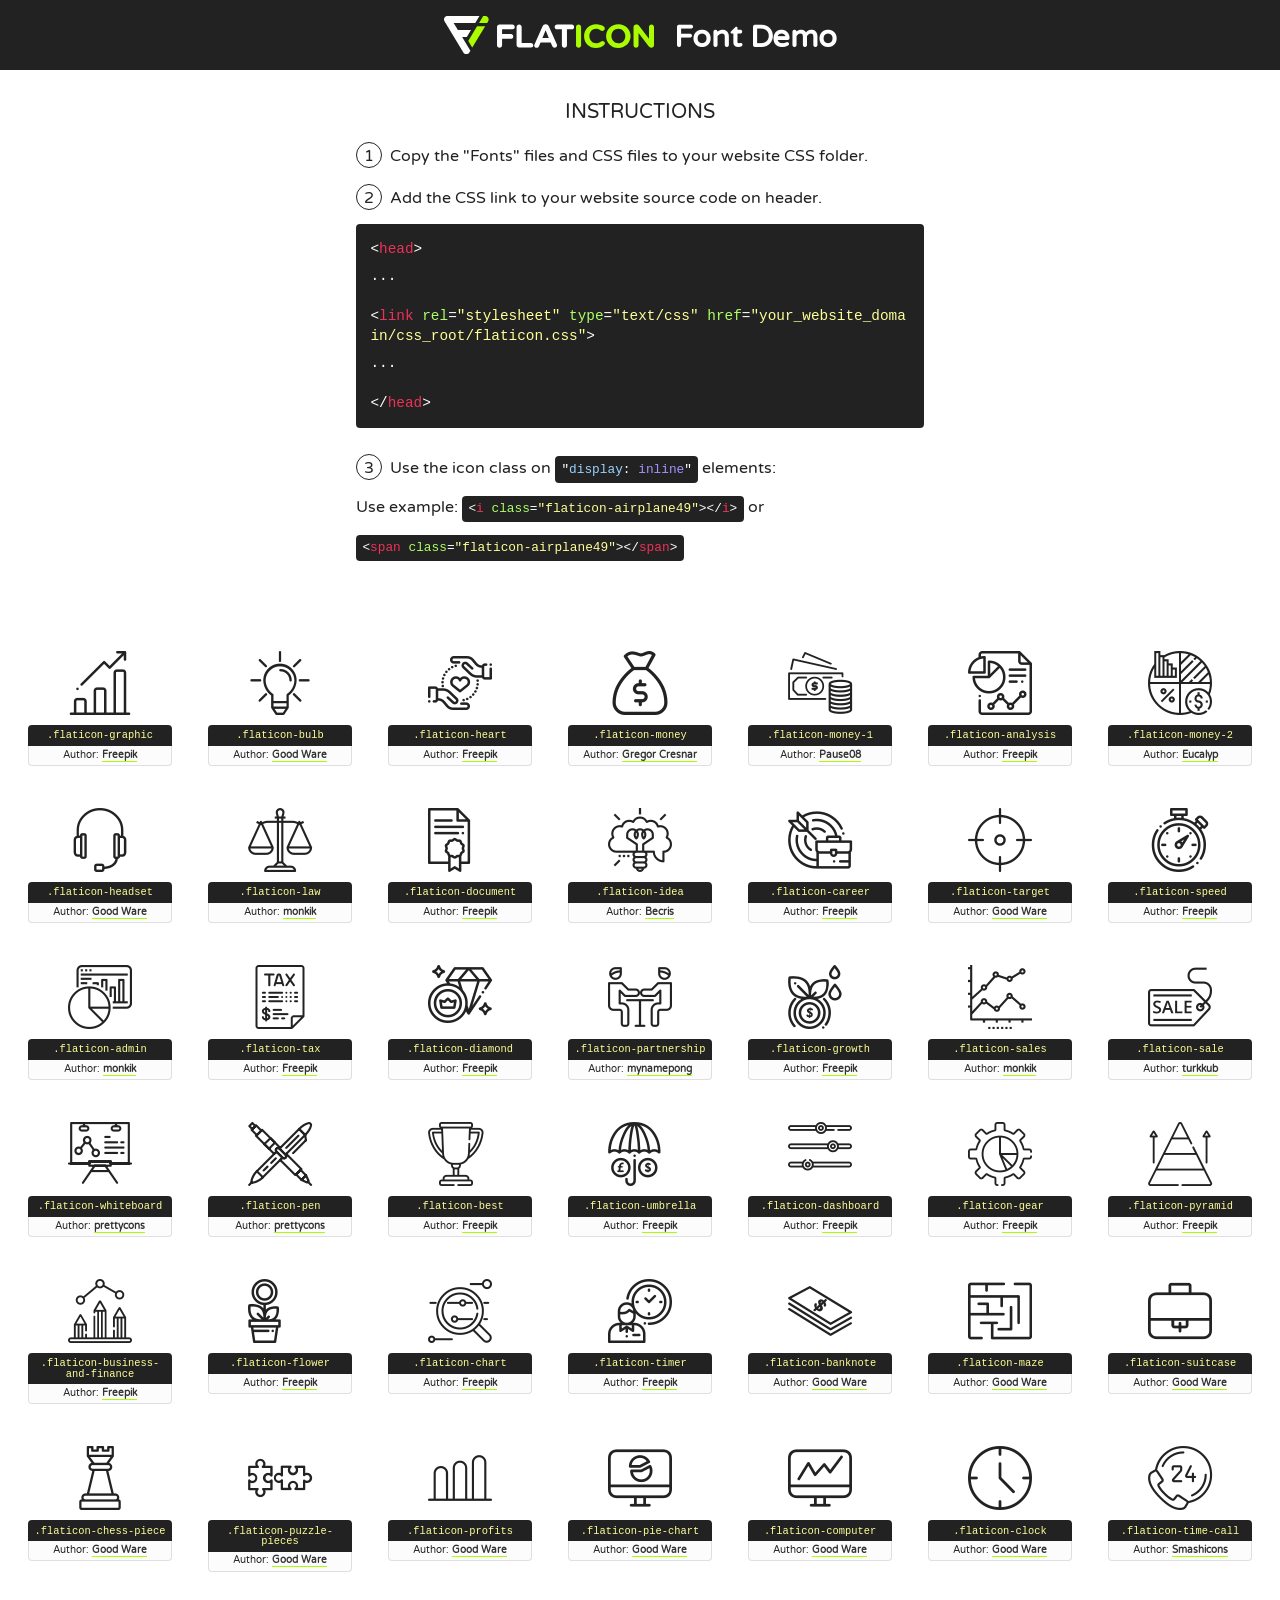
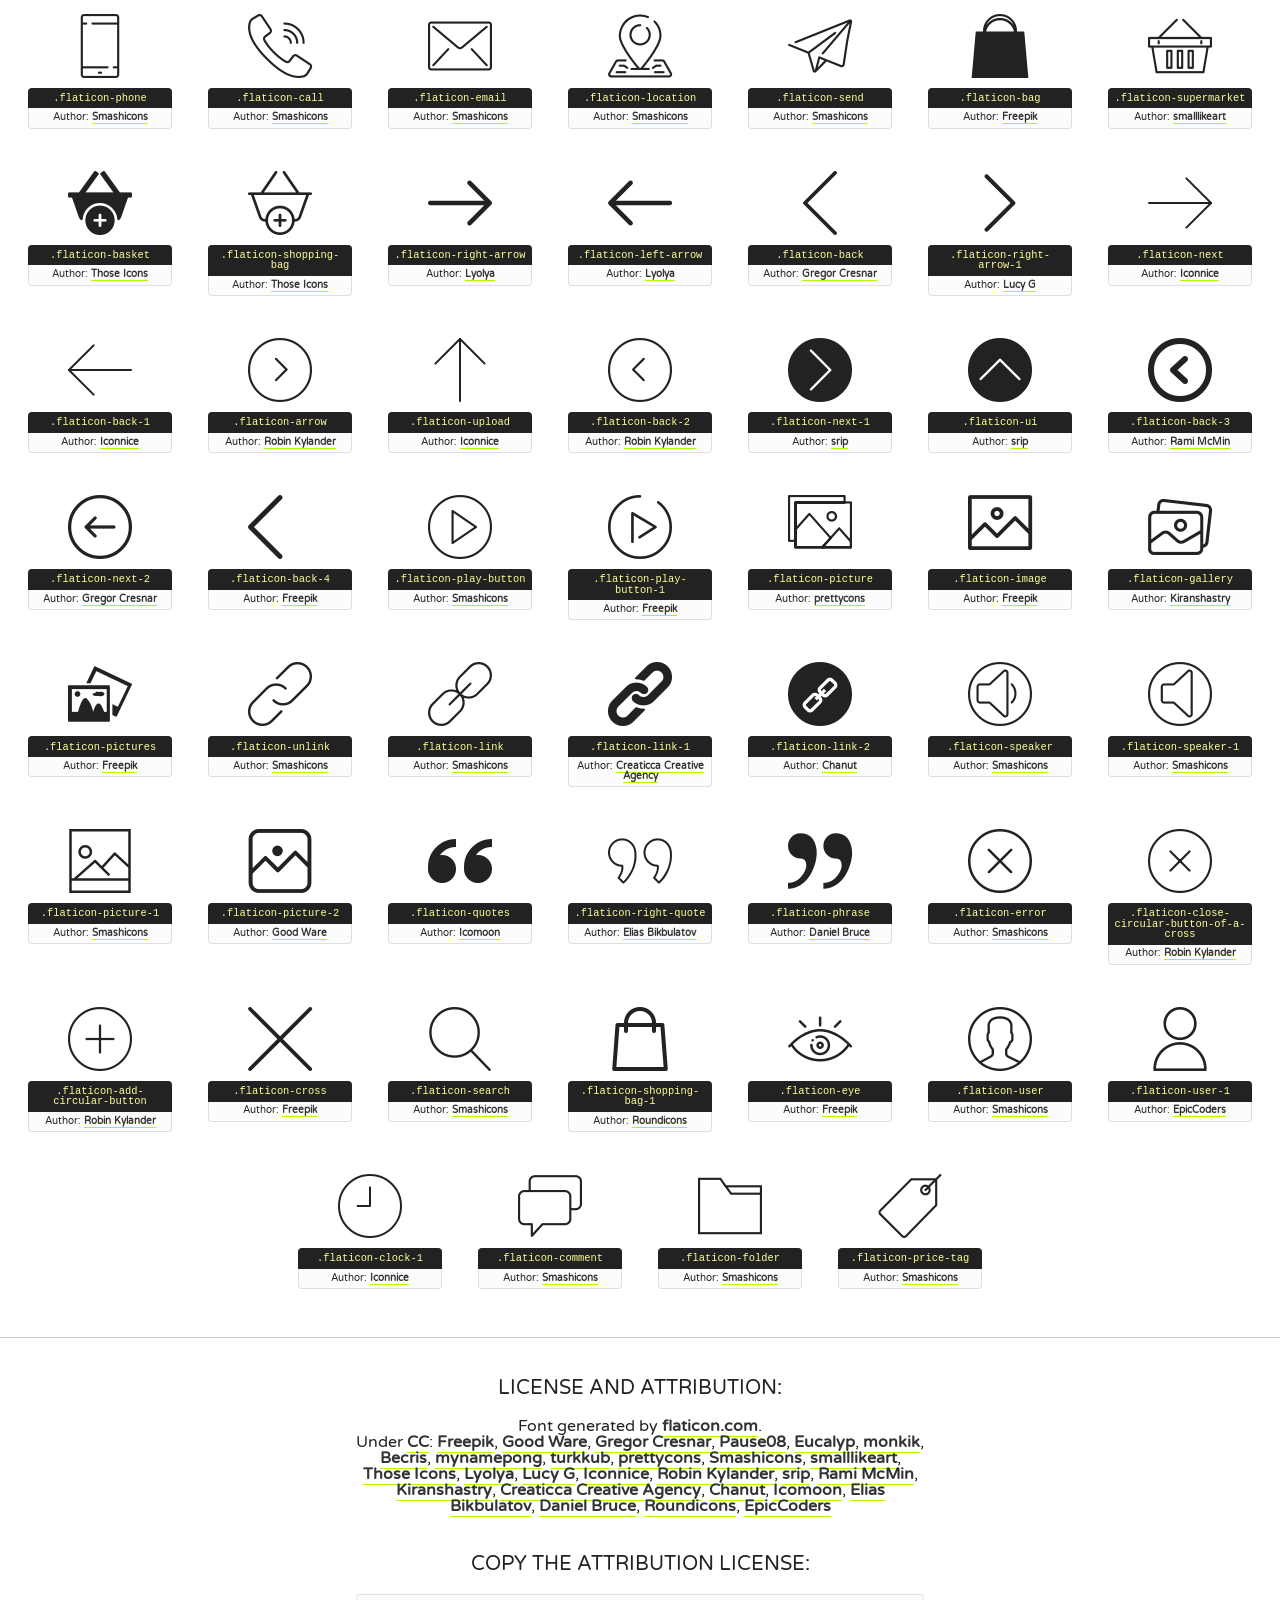
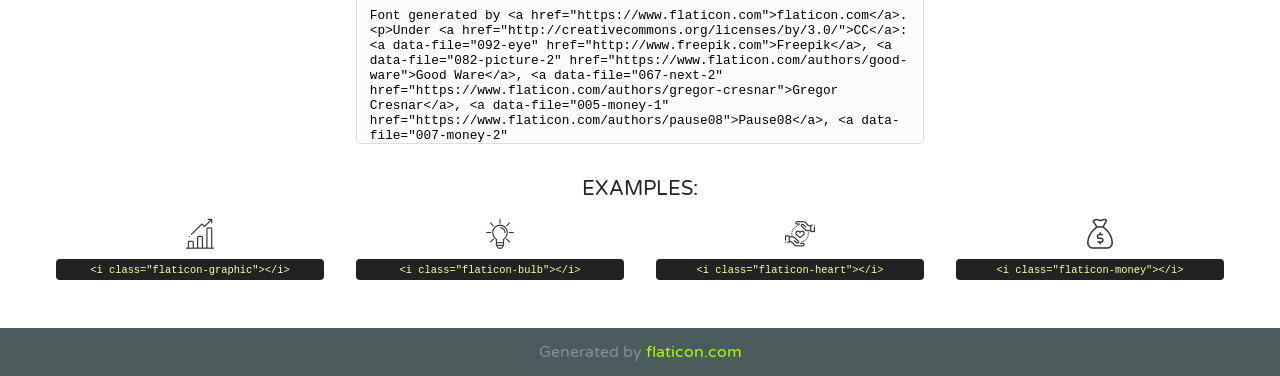
<file: assets/fonts/flaticon.html>
<!DOCTYPE html>
<!--
  Flaticon icon font: Flaticon
  Creation date: 31/01/2019 11:48
-->
<html>
<!DOCTYPE html>
<html>

<head>
    <title>Flaticon WebFont</title>
    <link href="http://fonts.googleapis.com/css?family=Varela+Round" rel="stylesheet" type="text/css" />
    <link rel="stylesheet" type="text/css" href="flaticon.css">
    <meta charset="UTF-8">
    <style>
    html, body, div, span, applet, object, iframe,
    h1, h2, h3, h4, h5, h6, p, blockquote, pre,
    a, abbr, acronym, address, big, cite, code,
    del, dfn, em, img, ins, kbd, q, s, samp,
    small, strike, strong, sub, sup, tt, var,
    b, u, i, center,
    dl, dt, dd, ol, ul, li,
    fieldset, form, label, legend,
    table, caption, tbody, tfoot, thead, tr, th, td,
    article, aside, canvas, details, embed, 
    figure, figcaption, footer, header, hgroup, 
    menu, nav, output, ruby, section, summary,
    time, mark, audio, video {
        margin: 0;
        padding: 0;
        border: 0;
        font-size: 100%;
        font: inherit;
        vertical-align: baseline;
    }
    /* HTML5 display-role reset for older browsers */
    article, aside, details, figcaption, figure, 
    footer, header, hgroup, menu, nav, section {
        display: block;
    }
    body {
        line-height: 1;
    }
    ol, ul {
        list-style: none;
    }
    blockquote, q {
        quotes: none;
    }
    blockquote:before, blockquote:after,
    q:before, q:after {
        content: '';
        content: none;
    }
    table {
        border-collapse: collapse;
        border-spacing: 0;
    }
    body {
        font-family: 'Varela Round', Helvetica, Arial, sans-serif;
        font-size: 16px;
        color: #222;
    }
    a {
        color: #333;
        border-bottom: 1px solid #a9fd00;
        font-weight: bold;
        text-decoration: none;
    }
    * {
        -moz-box-sizing: border-box;
        -webkit-box-sizing: border-box;
        box-sizing: border-box;
        margin: 0;
        padding: 0;
    }
    [class^="flaticon-"]:before, [class*=" flaticon-"]:before, [class^="flaticon-"]:after, [class*=" flaticon-"]:after {
        font-family: Flaticon;
        font-size: 30px;
        font-style: normal;
        margin-left: 20px;
        color: #333;
    }
    .wrapper {
        max-width: 600px;
        margin: auto;
        padding: 0 1em;
    }
    .title {
        font-size: 1.25em;
        text-align: center;
        margin-bottom: 1em;
        text-transform: uppercase;
    }
    header {
        text-align: center;
        background-color: #222;
        color: #fff;
        padding: 1em;
    }
    header .logo {
        width: 210px;
        height: 38px;
        display: inline-block;
        vertical-align: middle;
        margin-right: 1em;
        border: none;
    }
    header strong {
        font-size: 1.95em;
        font-weight: bold;
        vertical-align: middle;
        margin-top: 5px;
        display: inline-block;
    }
    .demo {
        margin: 2em auto;
        line-height: 1.25em;
    }
    .demo ul li {
        margin-bottom: 1em;
    }
    .demo ul li .num {
        color: #222;
        border-radius: 20px;
        display: inline-block;
        width: 26px;
        padding: 3px;
        height: 26px;
        text-align: center;
        margin-right: 0.5em;
        border: 1px solid #222;
    }
    .demo ul li code {
        background-color: #222;
        border-radius: 4px;
        padding: 0.25em 0.5em;
        display: inline-block;
        color: #fff;
        font-family: Consolas,Monaco,Lucida Console,Liberation Mono,DejaVu Sans Mono,Bitstream Vera Sans Mono,Courier New, monospace;
        font-weight: lighter;
        margin-top: 1em;
        font-size: 0.8em;
        word-break: break-all;
    }
    .demo ul li code.big {
        padding: 1em;
        font-size: 0.9em;
    }
    .demo ul li code .red {
        color: #EF3159;
    }
    .demo ul li code .green {
        color: #ACFF65;
    }
    .demo ul li code .yellow {
        color: #FFFF99;
    }
    .demo ul li code .blue {
        color: #99D3FF;
    }
    .demo ul li code .purple {
        color: #A295FF;
    }
    .demo ul li code .dots {
        margin-top: 0.5em;
        display: block;
    }
    #glyphs {
        border-bottom: 1px solid #ccc;
        padding: 2em 0;
        text-align: center;
    }
    .glyph {
        display: inline-block;
        width: 9em;
        margin: 1em;
        text-align: center;
        vertical-align: top;
        background: #FFF;
    }
    .glyph .glyph-icon {
        padding: 10px;
        display: block;
        font-family:"Flaticon";
        font-size: 64px;
        line-height: 1;
    }
    .glyph .glyph-icon:before {
        font-size: 64px;
        color: #222;
        margin-left: 0;
    }
    .class-name {
        font-size: 0.65em;
        background-color: #222;
        color: #fff;
        border-radius: 4px 4px 0 0;
        padding: 0.5em;
        color: #FFFF99;
        font-family: Consolas,Monaco,Lucida Console,Liberation Mono,DejaVu Sans Mono,Bitstream Vera Sans Mono,Courier New, monospace;
    }
    .author-name {
        font-size: 0.6em;
        background-color: #fcfcfd;
        border: 1px solid #DEDEE4;
        border-top: 0;
        border-radius: 0 0 4px 4px;
        padding: 0.5em;
    }
    .class-name:last-child {
        font-size: 10px;
        color:#888;
    }
    .class-name:last-child a {
        font-size: 10px;
        color:#555;
    }
    .class-name:last-child a:hover {
        color:#a9fd00;
    }
    .glyph > input {
        display: block;
        width: 100px;
        margin: 5px auto;
        text-align: center;
        font-size: 12px;
        cursor: text;
    }
    .glyph > input.icon-input {
        font-family:"Flaticon";
        font-size: 16px;
        margin-bottom: 10px;
    }
    .attribution .title {
        margin-top: 2em;
    }
    .attribution textarea {
        background-color: #fcfcfd;
        padding: 1em;
        border: none;
        box-shadow: none;
        border: 1px solid #DEDEE4;
        border-radius: 4px;
        resize: none;
        width: 100%;
        height: 150px;
        font-size: 0.8em;
        font-family: Consolas,Monaco,Lucida Console,Liberation Mono,DejaVu Sans Mono,Bitstream Vera Sans Mono,Courier New, monospace;
        -webkit-appearance: none;
    }
    .iconsuse {
        margin: 2em auto;
        text-align: center;
        max-width: 1200px;
    }
    .iconsuse:after {
        content: '';
        display: table;
        clear: both;
    }
    .iconsuse .image {
        float: left;
        width: 25%;
        padding: 0 1em;
    }
    .iconsuse .image p {
        margin-bottom: 1em;
    }
    .iconsuse .image span {
        display: block;
        font-size: 0.65em;
        background-color: #222;
        color: #fff;
        border-radius: 4px;
        padding: 0.5em;
        color: #FFFF99;
        margin-top: 1em;
        font-family: Consolas,Monaco,Lucida Console,Liberation Mono,DejaVu Sans Mono,Bitstream Vera Sans Mono,Courier New, monospace;
    }
    #footer {
        text-align: center;
        background-color: #4C5B5C;
        color: #7c9192;
        padding: 1em;
    }
    #footer a {
        border: none;
        color: #a9fd00;
        font-weight: normal;
    }
    @media (max-width: 960px) {
        .iconsuse .image {
            width: 50%;
        }
    }
    @media (max-width: 560px) {
        .iconsuse .image {
            width: 100%;
        }
    }
    </style>
</head>

<body class="characters-off">

    <header>
        <a href="https://www.flaticon.com" target="_blank" class="logo">
            <svg version="1.1" xmlns="http://www.w3.org/2000/svg" xmlns:xlink="http://www.w3.org/1999/xlink" xmlns:a="http://ns.adobe.com/AdobeSVGViewerExtensions/3.0/" viewBox="0 0 560.875 102.036" enable-background="new 0 0 560.875 102.036" xml:space="preserve">
                <defs>
                </defs>
                <g>
                    <g class="letters">
                        <path fill="#ffffff" d="M141.596,29.675c0-3.777,2.985-6.767,6.764-6.767h34.438c3.426,0,6.15,2.728,6.15,6.15
                        c0,3.43-2.724,6.149-6.15,6.149h-27.674v13.091h23.719c3.429,0,6.151,2.724,6.151,6.15c0,3.43-2.723,6.149-6.151,6.149h-23.719
                        v17.574c0,3.773-2.986,6.761-6.764,6.761c-3.779,0-6.764-2.989-6.764-6.761V29.675z"></path>
                        <path fill="#ffffff" d="M193.844,29.149c0-3.781,2.985-6.767,6.764-6.767c3.776,0,6.763,2.985,6.763,6.767v42.957h25.039
                        c3.426,0,6.149,2.726,6.149,6.153c0,3.425-2.723,6.15-6.149,6.15h-31.802c-3.779,0-6.764-2.986-6.764-6.768V29.149z"></path>
                        <path fill="#ffffff" d="M241.891,75.71l21.438-48.407c1.492-3.341,4.215-5.357,7.906-5.357h0.792
                        c3.686,0,6.323,2.017,7.815,5.357l21.439,48.407c0.436,0.967,0.701,1.845,0.701,2.723c0,3.602-2.809,6.501-6.414,6.501
                        c-3.161,0-5.269-1.845-6.499-4.655l-4.132-9.661h-27.059l-4.301,10.102c-1.144,2.631-3.426,4.214-6.237,4.214
                        c-3.517,0-6.24-2.81-6.24-6.325C241.1,77.64,241.451,76.677,241.891,75.71z M279.932,58.666l-8.521-20.297l-8.526,20.297H279.932
                        z"></path>
                        <path fill="#ffffff" d="M314.864,35.387H301.86c-3.429,0-6.239-2.813-6.239-6.238c0-3.429,2.811-6.24,6.239-6.24h39.533
                        c3.426,0,6.237,2.811,6.237,6.24c0,3.425-2.811,6.238-6.237,6.238h-13.001v42.785c0,3.773-2.99,6.761-6.764,6.761
                        c-3.779,0-6.764-2.989-6.764-6.761V35.387z"></path>
                        <path fill="#A9FD00" d="M352.615,29.149c0-3.781,2.985-6.767,6.767-6.767c3.774,0,6.761,2.985,6.761,6.767v49.024
                        c0,3.773-2.987,6.761-6.761,6.761c-3.781,0-6.767-2.989-6.767-6.761V29.149z"></path>
                        <path fill="#A9FD00" d="M374.132,53.836v-0.179c0-17.481,13.178-31.801,32.065-31.801c9.22,0,15.459,2.458,20.557,6.238
                        c1.402,1.054,2.637,2.985,2.637,5.357c0,3.692-2.985,6.59-6.681,6.59c-1.845,0-3.071-0.702-4.044-1.319
                        c-3.776-2.813-7.729-4.393-12.562-4.393c-10.364,0-17.831,8.611-17.831,19.154v0.173c0,10.542,7.291,19.329,17.831,19.329
                        c5.715,0,9.492-1.756,13.359-4.834c1.049-0.874,2.458-1.491,4.039-1.491c3.429,0,6.325,2.813,6.325,6.236
                        c0,2.106-1.056,3.78-2.282,4.834c-5.539,4.834-12.036,7.733-21.878,7.733C387.572,85.464,374.132,71.493,374.132,53.836z"></path>
                        <path fill="#A9FD00" d="M433.009,53.836v-0.179c0-17.481,13.79-31.801,32.766-31.801c18.981,0,32.592,14.143,32.592,31.628v0.173
                        c0,17.483-13.785,31.807-32.769,31.807C446.625,85.464,433.009,71.32,433.009,53.836z M484.224,53.836v-0.179
                        c0-10.539-7.725-19.326-18.626-19.326c-10.893,0-18.449,8.611-18.449,19.154v0.173c0,10.542,7.73,19.329,18.626,19.329
                        C476.676,72.986,484.224,64.378,484.224,53.836z"></path>
                        <path fill="#A9FD00" d="M506.233,29.321c0-3.774,2.99-6.763,6.767-6.763h1.401c3.252,0,5.183,1.583,7.029,3.953l26.093,34.265
                        V29.059c0-3.692,2.99-6.677,6.681-6.677c3.683,0,6.671,2.985,6.671,6.677v48.934c0,3.78-2.987,6.765-6.764,6.765h-0.436
                        c-3.257,0-5.188-1.581-7.034-3.953l-27.056-35.492v32.944c0,3.687-2.985,6.676-6.678,6.676c-3.683,0-6.673-2.989-6.673-6.676
                        V29.321z"></path>
                    </g>
                    <g class="insignia">
                        <path fill="#ffffff" d="M48.372,56.137h12.517l11.156-18.537H37.186L25.688,18.539h57.825L94.668,0H9.271
                        C5.925,0,2.842,1.801,1.198,4.716c-1.644,2.907-1.593,6.482,0.134,9.343l50.38,83.501c1.678,2.781,4.689,4.476,7.938,4.476
                        c3.246,0,6.257-1.695,7.935-4.476l2.898-4.804L48.372,56.137z"></path>
                        <g class="i">
                            <path fill="#A9FD00" d="M93.575,18.539h0.031v0.004l21.652,0.004l2.705-4.488c1.727-2.861,1.778-6.436,0.133-9.343
                            C116.454,1.801,113.371,0,110.026,0h-5.294L93.575,18.539z"></path>
                            <polygon fill="#A9FD00" points="88.291,27.356 64.725,66.486 75.519,84.404 109.942,27.356"></polygon>
                        </g>
                    </g>
                </g>
            </svg>
        </a>
        <strong>Font Demo</strong>
    </header>


    <section class="demo wrapper">

        <p class="title">Instructions</p>

        <ul>
            <li>
                <span class="num">1</span>Copy the "Fonts" files and CSS files to your website CSS folder.
            </li>
            <li>
                <span class="num">2</span>Add the CSS link to your website source code on header.
                <code class="big">
                    &lt;<span class="red">head</span>&gt;
                    <br/><span class="dots">...</span>
                    <br/>&lt;<span class="red">link</span> <span class="green">rel</span>=<span class="yellow">"stylesheet"</span> <span class="green">type</span>=<span class="yellow">"text/css"</span> <span class="green">href</span>=<span class="yellow">"your_website_domain/css_root/flaticon.css"</span>&gt;
                    <br/><span class="dots">...</span>
                    <br/>&lt;/<span class="red">head</span>&gt;
                </code>
            </li>

            <li>
                <p>
                    <span class="num">3</span>Use the icon class on <code>"<span class="blue">display</span>:<span class="purple"> inline</span>"</code> elements:
                    <br />
                    Use example: <code>&lt;<span class="red">i</span> <span class="green">class</span>=<span class="yellow">&quot;flaticon-airplane49&quot;</span>&gt;&lt;/<span class="red">i</span>&gt;</code> or <code>&lt;<span class="red">span</span> <span class="green">class</span>=<span class="yellow">&quot;flaticon-airplane49&quot;</span>&gt;&lt;/<span class="red">span</span>&gt;</code>
            </li>
        </ul>

    </section>




   <section id="glyphs">          
    
      
        <div class="glyph"><div class="glyph-icon flaticon-graphic"></div>
            <div class="class-name">.flaticon-graphic</div>
            <div class="author-name">Author: <a data-file="001-graphic" href="http://www.freepik.com">Freepik</a> </div> 
        </div>        
        
        <div class="glyph"><div class="glyph-icon flaticon-bulb"></div>
            <div class="class-name">.flaticon-bulb</div>
            <div class="author-name">Author: <a data-file="002-bulb" href="https://www.flaticon.com/authors/good-ware">Good Ware</a> </div> 
        </div>        
        
        <div class="glyph"><div class="glyph-icon flaticon-heart"></div>
            <div class="class-name">.flaticon-heart</div>
            <div class="author-name">Author: <a data-file="003-heart" href="http://www.freepik.com">Freepik</a> </div> 
        </div>        
        
        <div class="glyph"><div class="glyph-icon flaticon-money"></div>
            <div class="class-name">.flaticon-money</div>
            <div class="author-name">Author: <a data-file="004-money" href="https://www.flaticon.com/authors/gregor-cresnar">Gregor Cresnar</a> </div> 
        </div>        
        
        <div class="glyph"><div class="glyph-icon flaticon-money-1"></div>
            <div class="class-name">.flaticon-money-1</div>
            <div class="author-name">Author: <a data-file="005-money-1" href="https://www.flaticon.com/authors/pause08">Pause08</a> </div> 
        </div>        
        
        <div class="glyph"><div class="glyph-icon flaticon-analysis"></div>
            <div class="class-name">.flaticon-analysis</div>
            <div class="author-name">Author: <a data-file="006-analysis" href="http://www.freepik.com">Freepik</a> </div> 
        </div>        
        
        <div class="glyph"><div class="glyph-icon flaticon-money-2"></div>
            <div class="class-name">.flaticon-money-2</div>
            <div class="author-name">Author: <a data-file="007-money-2" href="https://www.flaticon.com/authors/eucalyp">Eucalyp</a> </div> 
        </div>        
        
        <div class="glyph"><div class="glyph-icon flaticon-headset"></div>
            <div class="class-name">.flaticon-headset</div>
            <div class="author-name">Author: <a data-file="008-headset" href="https://www.flaticon.com/authors/good-ware">Good Ware</a> </div> 
        </div>        
        
        <div class="glyph"><div class="glyph-icon flaticon-law"></div>
            <div class="class-name">.flaticon-law</div>
            <div class="author-name">Author: <a data-file="009-law" href="https://www.flaticon.com/authors/monkik">monkik</a> </div> 
        </div>        
        
        <div class="glyph"><div class="glyph-icon flaticon-document"></div>
            <div class="class-name">.flaticon-document</div>
            <div class="author-name">Author: <a data-file="010-document" href="http://www.freepik.com">Freepik</a> </div> 
        </div>        
        
        <div class="glyph"><div class="glyph-icon flaticon-idea"></div>
            <div class="class-name">.flaticon-idea</div>
            <div class="author-name">Author: <a data-file="011-idea" href="https://www.flaticon.com/authors/becris">Becris</a> </div> 
        </div>        
        
        <div class="glyph"><div class="glyph-icon flaticon-career"></div>
            <div class="class-name">.flaticon-career</div>
            <div class="author-name">Author: <a data-file="012-career" href="http://www.freepik.com">Freepik</a> </div> 
        </div>        
        
        <div class="glyph"><div class="glyph-icon flaticon-target"></div>
            <div class="class-name">.flaticon-target</div>
            <div class="author-name">Author: <a data-file="014-target" href="https://www.flaticon.com/authors/good-ware">Good Ware</a> </div> 
        </div>        
        
        <div class="glyph"><div class="glyph-icon flaticon-speed"></div>
            <div class="class-name">.flaticon-speed</div>
            <div class="author-name">Author: <a data-file="015-speed" href="http://www.freepik.com">Freepik</a> </div> 
        </div>        
        
        <div class="glyph"><div class="glyph-icon flaticon-admin"></div>
            <div class="class-name">.flaticon-admin</div>
            <div class="author-name">Author: <a data-file="016-admin" href="https://www.flaticon.com/authors/monkik">monkik</a> </div> 
        </div>        
        
        <div class="glyph"><div class="glyph-icon flaticon-tax"></div>
            <div class="class-name">.flaticon-tax</div>
            <div class="author-name">Author: <a data-file="017-tax" href="http://www.freepik.com">Freepik</a> </div> 
        </div>        
        
        <div class="glyph"><div class="glyph-icon flaticon-diamond"></div>
            <div class="class-name">.flaticon-diamond</div>
            <div class="author-name">Author: <a data-file="018-diamond" href="http://www.freepik.com">Freepik</a> </div> 
        </div>        
        
        <div class="glyph"><div class="glyph-icon flaticon-partnership"></div>
            <div class="class-name">.flaticon-partnership</div>
            <div class="author-name">Author: <a data-file="019-partnership" href="https://www.flaticon.com/authors/mynamepong">mynamepong</a> </div> 
        </div>        
        
        <div class="glyph"><div class="glyph-icon flaticon-growth"></div>
            <div class="class-name">.flaticon-growth</div>
            <div class="author-name">Author: <a data-file="020-growth" href="http://www.freepik.com">Freepik</a> </div> 
        </div>        
        
        <div class="glyph"><div class="glyph-icon flaticon-sales"></div>
            <div class="class-name">.flaticon-sales</div>
            <div class="author-name">Author: <a data-file="021-sales" href="https://www.flaticon.com/authors/monkik">monkik</a> </div> 
        </div>        
        
        <div class="glyph"><div class="glyph-icon flaticon-sale"></div>
            <div class="class-name">.flaticon-sale</div>
            <div class="author-name">Author: <a data-file="022-sale" href="https://www.flaticon.com/authors/turkkub">turkkub</a> </div> 
        </div>        
        
        <div class="glyph"><div class="glyph-icon flaticon-whiteboard"></div>
            <div class="class-name">.flaticon-whiteboard</div>
            <div class="author-name">Author: <a data-file="024-whiteboard" href="https://www.flaticon.com/authors/prettycons">prettycons</a> </div> 
        </div>        
        
        <div class="glyph"><div class="glyph-icon flaticon-pen"></div>
            <div class="class-name">.flaticon-pen</div>
            <div class="author-name">Author: <a data-file="025-pen" href="https://www.flaticon.com/authors/prettycons">prettycons</a> </div> 
        </div>        
        
        <div class="glyph"><div class="glyph-icon flaticon-best"></div>
            <div class="class-name">.flaticon-best</div>
            <div class="author-name">Author: <a data-file="026-best" href="http://www.freepik.com">Freepik</a> </div> 
        </div>        
        
        <div class="glyph"><div class="glyph-icon flaticon-umbrella"></div>
            <div class="class-name">.flaticon-umbrella</div>
            <div class="author-name">Author: <a data-file="027-umbrella" href="http://www.freepik.com">Freepik</a> </div> 
        </div>        
        
        <div class="glyph"><div class="glyph-icon flaticon-dashboard"></div>
            <div class="class-name">.flaticon-dashboard</div>
            <div class="author-name">Author: <a data-file="028-dashboard" href="http://www.freepik.com">Freepik</a> </div> 
        </div>        
        
        <div class="glyph"><div class="glyph-icon flaticon-gear"></div>
            <div class="class-name">.flaticon-gear</div>
            <div class="author-name">Author: <a data-file="029-gear" href="http://www.freepik.com">Freepik</a> </div> 
        </div>        
        
        <div class="glyph"><div class="glyph-icon flaticon-pyramid"></div>
            <div class="class-name">.flaticon-pyramid</div>
            <div class="author-name">Author: <a data-file="030-pyramid" href="http://www.freepik.com">Freepik</a> </div> 
        </div>        
        
        <div class="glyph"><div class="glyph-icon flaticon-business-and-finance"></div>
            <div class="class-name">.flaticon-business-and-finance</div>
            <div class="author-name">Author: <a data-file="031-business-and-finance" href="http://www.freepik.com">Freepik</a> </div> 
        </div>        
        
        <div class="glyph"><div class="glyph-icon flaticon-flower"></div>
            <div class="class-name">.flaticon-flower</div>
            <div class="author-name">Author: <a data-file="032-flower" href="http://www.freepik.com">Freepik</a> </div> 
        </div>        
        
        <div class="glyph"><div class="glyph-icon flaticon-chart"></div>
            <div class="class-name">.flaticon-chart</div>
            <div class="author-name">Author: <a data-file="033-chart" href="http://www.freepik.com">Freepik</a> </div> 
        </div>        
        
        <div class="glyph"><div class="glyph-icon flaticon-timer"></div>
            <div class="class-name">.flaticon-timer</div>
            <div class="author-name">Author: <a data-file="035-timer" href="http://www.freepik.com">Freepik</a> </div> 
        </div>        
        
        <div class="glyph"><div class="glyph-icon flaticon-banknote"></div>
            <div class="class-name">.flaticon-banknote</div>
            <div class="author-name">Author: <a data-file="036-banknote" href="https://www.flaticon.com/authors/good-ware">Good Ware</a> </div> 
        </div>        
        
        <div class="glyph"><div class="glyph-icon flaticon-maze"></div>
            <div class="class-name">.flaticon-maze</div>
            <div class="author-name">Author: <a data-file="037-maze" href="https://www.flaticon.com/authors/good-ware">Good Ware</a> </div> 
        </div>        
        
        <div class="glyph"><div class="glyph-icon flaticon-suitcase"></div>
            <div class="class-name">.flaticon-suitcase</div>
            <div class="author-name">Author: <a data-file="038-suitcase" href="https://www.flaticon.com/authors/good-ware">Good Ware</a> </div> 
        </div>        
        
        <div class="glyph"><div class="glyph-icon flaticon-chess-piece"></div>
            <div class="class-name">.flaticon-chess-piece</div>
            <div class="author-name">Author: <a data-file="039-chess-piece" href="https://www.flaticon.com/authors/good-ware">Good Ware</a> </div> 
        </div>        
        
        <div class="glyph"><div class="glyph-icon flaticon-puzzle-pieces"></div>
            <div class="class-name">.flaticon-puzzle-pieces</div>
            <div class="author-name">Author: <a data-file="040-puzzle-pieces" href="https://www.flaticon.com/authors/good-ware">Good Ware</a> </div> 
        </div>        
        
        <div class="glyph"><div class="glyph-icon flaticon-profits"></div>
            <div class="class-name">.flaticon-profits</div>
            <div class="author-name">Author: <a data-file="041-profits" href="https://www.flaticon.com/authors/good-ware">Good Ware</a> </div> 
        </div>        
        
        <div class="glyph"><div class="glyph-icon flaticon-pie-chart"></div>
            <div class="class-name">.flaticon-pie-chart</div>
            <div class="author-name">Author: <a data-file="042-pie-chart" href="https://www.flaticon.com/authors/good-ware">Good Ware</a> </div> 
        </div>        
        
        <div class="glyph"><div class="glyph-icon flaticon-computer"></div>
            <div class="class-name">.flaticon-computer</div>
            <div class="author-name">Author: <a data-file="043-computer" href="https://www.flaticon.com/authors/good-ware">Good Ware</a> </div> 
        </div>        
        
        <div class="glyph"><div class="glyph-icon flaticon-clock"></div>
            <div class="class-name">.flaticon-clock</div>
            <div class="author-name">Author: <a data-file="044-clock" href="https://www.flaticon.com/authors/good-ware">Good Ware</a> </div> 
        </div>        
        
        <div class="glyph"><div class="glyph-icon flaticon-time-call"></div>
            <div class="class-name">.flaticon-time-call</div>
            <div class="author-name">Author: <a data-file="045-time-call" href="https://www.flaticon.com/authors/smashicons">Smashicons</a> </div> 
        </div>        
        
        <div class="glyph"><div class="glyph-icon flaticon-phone"></div>
            <div class="class-name">.flaticon-phone</div>
            <div class="author-name">Author: <a data-file="046-phone" href="https://www.flaticon.com/authors/smashicons">Smashicons</a> </div> 
        </div>        
        
        <div class="glyph"><div class="glyph-icon flaticon-call"></div>
            <div class="class-name">.flaticon-call</div>
            <div class="author-name">Author: <a data-file="047-call" href="https://www.flaticon.com/authors/smashicons">Smashicons</a> </div> 
        </div>        
        
        <div class="glyph"><div class="glyph-icon flaticon-email"></div>
            <div class="class-name">.flaticon-email</div>
            <div class="author-name">Author: <a data-file="048-email" href="https://www.flaticon.com/authors/smashicons">Smashicons</a> </div> 
        </div>        
        
        <div class="glyph"><div class="glyph-icon flaticon-location"></div>
            <div class="class-name">.flaticon-location</div>
            <div class="author-name">Author: <a data-file="049-location" href="https://www.flaticon.com/authors/smashicons">Smashicons</a> </div> 
        </div>        
        
        <div class="glyph"><div class="glyph-icon flaticon-send"></div>
            <div class="class-name">.flaticon-send</div>
            <div class="author-name">Author: <a data-file="050-send" href="https://www.flaticon.com/authors/smashicons">Smashicons</a> </div> 
        </div>        
        
        <div class="glyph"><div class="glyph-icon flaticon-bag"></div>
            <div class="class-name">.flaticon-bag</div>
            <div class="author-name">Author: <a data-file="051-bag" href="http://www.freepik.com">Freepik</a> </div> 
        </div>        
        
        <div class="glyph"><div class="glyph-icon flaticon-supermarket"></div>
            <div class="class-name">.flaticon-supermarket</div>
            <div class="author-name">Author: <a data-file="052-supermarket" href="https://www.flaticon.com/authors/smalllikeart">smalllikeart</a> </div> 
        </div>        
        
        <div class="glyph"><div class="glyph-icon flaticon-basket"></div>
            <div class="class-name">.flaticon-basket</div>
            <div class="author-name">Author: <a data-file="053-basket" href="https://www.flaticon.com/authors/those-icons">Those Icons</a> </div> 
        </div>        
        
        <div class="glyph"><div class="glyph-icon flaticon-shopping-bag"></div>
            <div class="class-name">.flaticon-shopping-bag</div>
            <div class="author-name">Author: <a data-file="054-shopping-bag" href="https://www.flaticon.com/authors/those-icons">Those Icons</a> </div> 
        </div>        
        
        <div class="glyph"><div class="glyph-icon flaticon-right-arrow"></div>
            <div class="class-name">.flaticon-right-arrow</div>
            <div class="author-name">Author: <a data-file="055-right-arrow" href="https://www.flaticon.com/authors/lyolya">Lyolya</a> </div> 
        </div>        
        
        <div class="glyph"><div class="glyph-icon flaticon-left-arrow"></div>
            <div class="class-name">.flaticon-left-arrow</div>
            <div class="author-name">Author: <a data-file="056-left-arrow" href="https://www.flaticon.com/authors/lyolya">Lyolya</a> </div> 
        </div>        
        
        <div class="glyph"><div class="glyph-icon flaticon-back"></div>
            <div class="class-name">.flaticon-back</div>
            <div class="author-name">Author: <a data-file="057-back" href="https://www.flaticon.com/authors/gregor-cresnar">Gregor Cresnar</a> </div> 
        </div>        
        
        <div class="glyph"><div class="glyph-icon flaticon-right-arrow-1"></div>
            <div class="class-name">.flaticon-right-arrow-1</div>
            <div class="author-name">Author: <a data-file="058-right-arrow-1" href="https://www.flaticon.com/authors/lucy-g">Lucy G</a> </div> 
        </div>        
        
        <div class="glyph"><div class="glyph-icon flaticon-next"></div>
            <div class="class-name">.flaticon-next</div>
            <div class="author-name">Author: <a data-file="059-next" href="https://www.flaticon.com/authors/iconnice">Iconnice</a> </div> 
        </div>        
        
        <div class="glyph"><div class="glyph-icon flaticon-back-1"></div>
            <div class="class-name">.flaticon-back-1</div>
            <div class="author-name">Author: <a data-file="060-back-1" href="https://www.flaticon.com/authors/iconnice">Iconnice</a> </div> 
        </div>        
        
        <div class="glyph"><div class="glyph-icon flaticon-arrow"></div>
            <div class="class-name">.flaticon-arrow</div>
            <div class="author-name">Author: <a data-file="061-arrow" href="https://www.flaticon.com/authors/robin-kylander">Robin Kylander</a> </div> 
        </div>        
        
        <div class="glyph"><div class="glyph-icon flaticon-upload"></div>
            <div class="class-name">.flaticon-upload</div>
            <div class="author-name">Author: <a data-file="062-upload" href="https://www.flaticon.com/authors/iconnice">Iconnice</a> </div> 
        </div>        
        
        <div class="glyph"><div class="glyph-icon flaticon-back-2"></div>
            <div class="class-name">.flaticon-back-2</div>
            <div class="author-name">Author: <a data-file="063-back-2" href="https://www.flaticon.com/authors/robin-kylander">Robin Kylander</a> </div> 
        </div>        
        
        <div class="glyph"><div class="glyph-icon flaticon-next-1"></div>
            <div class="class-name">.flaticon-next-1</div>
            <div class="author-name">Author: <a data-file="064-next-1" href="https://www.flaticon.com/authors/srip">srip</a> </div> 
        </div>        
        
        <div class="glyph"><div class="glyph-icon flaticon-ui"></div>
            <div class="class-name">.flaticon-ui</div>
            <div class="author-name">Author: <a data-file="065-ui" href="https://www.flaticon.com/authors/srip">srip</a> </div> 
        </div>        
        
        <div class="glyph"><div class="glyph-icon flaticon-back-3"></div>
            <div class="class-name">.flaticon-back-3</div>
            <div class="author-name">Author: <a data-file="066-back-3" href="https://www.flaticon.com/authors/rami-mcmin">Rami McMin</a> </div> 
        </div>        
        
        <div class="glyph"><div class="glyph-icon flaticon-next-2"></div>
            <div class="class-name">.flaticon-next-2</div>
            <div class="author-name">Author: <a data-file="067-next-2" href="https://www.flaticon.com/authors/gregor-cresnar">Gregor Cresnar</a> </div> 
        </div>        
        
        <div class="glyph"><div class="glyph-icon flaticon-back-4"></div>
            <div class="class-name">.flaticon-back-4</div>
            <div class="author-name">Author: <a data-file="068-back-4" href="http://www.freepik.com">Freepik</a> </div> 
        </div>        
        
        <div class="glyph"><div class="glyph-icon flaticon-play-button"></div>
            <div class="class-name">.flaticon-play-button</div>
            <div class="author-name">Author: <a data-file="069-play-button" href="https://www.flaticon.com/authors/smashicons">Smashicons</a> </div> 
        </div>        
        
        <div class="glyph"><div class="glyph-icon flaticon-play-button-1"></div>
            <div class="class-name">.flaticon-play-button-1</div>
            <div class="author-name">Author: <a data-file="070-play-button-1" href="http://www.freepik.com">Freepik</a> </div> 
        </div>        
        
        <div class="glyph"><div class="glyph-icon flaticon-picture"></div>
            <div class="class-name">.flaticon-picture</div>
            <div class="author-name">Author: <a data-file="071-picture" href="https://www.flaticon.com/authors/prettycons">prettycons</a> </div> 
        </div>        
        
        <div class="glyph"><div class="glyph-icon flaticon-image"></div>
            <div class="class-name">.flaticon-image</div>
            <div class="author-name">Author: <a data-file="072-image" href="http://www.freepik.com">Freepik</a> </div> 
        </div>        
        
        <div class="glyph"><div class="glyph-icon flaticon-gallery"></div>
            <div class="class-name">.flaticon-gallery</div>
            <div class="author-name">Author: <a data-file="073-gallery" href="https://www.flaticon.com/authors/kiranshastry">Kiranshastry</a> </div> 
        </div>        
        
        <div class="glyph"><div class="glyph-icon flaticon-pictures"></div>
            <div class="class-name">.flaticon-pictures</div>
            <div class="author-name">Author: <a data-file="074-pictures" href="http://www.freepik.com">Freepik</a> </div> 
        </div>        
        
        <div class="glyph"><div class="glyph-icon flaticon-unlink"></div>
            <div class="class-name">.flaticon-unlink</div>
            <div class="author-name">Author: <a data-file="075-unlink" href="https://www.flaticon.com/authors/smashicons">Smashicons</a> </div> 
        </div>        
        
        <div class="glyph"><div class="glyph-icon flaticon-link"></div>
            <div class="class-name">.flaticon-link</div>
            <div class="author-name">Author: <a data-file="076-link" href="https://www.flaticon.com/authors/smashicons">Smashicons</a> </div> 
        </div>        
        
        <div class="glyph"><div class="glyph-icon flaticon-link-1"></div>
            <div class="class-name">.flaticon-link-1</div>
            <div class="author-name">Author: <a data-file="077-link-1" href="https://www.flaticon.com/authors/creaticca-creative-agency">Creaticca Creative Agency</a> </div> 
        </div>        
        
        <div class="glyph"><div class="glyph-icon flaticon-link-2"></div>
            <div class="class-name">.flaticon-link-2</div>
            <div class="author-name">Author: <a data-file="078-link-2" href="https://www.flaticon.com/authors/chanut">Chanut</a> </div> 
        </div>        
        
        <div class="glyph"><div class="glyph-icon flaticon-speaker"></div>
            <div class="class-name">.flaticon-speaker</div>
            <div class="author-name">Author: <a data-file="079-speaker" href="https://www.flaticon.com/authors/smashicons">Smashicons</a> </div> 
        </div>        
        
        <div class="glyph"><div class="glyph-icon flaticon-speaker-1"></div>
            <div class="class-name">.flaticon-speaker-1</div>
            <div class="author-name">Author: <a data-file="080-speaker-1" href="https://www.flaticon.com/authors/smashicons">Smashicons</a> </div> 
        </div>        
        
        <div class="glyph"><div class="glyph-icon flaticon-picture-1"></div>
            <div class="class-name">.flaticon-picture-1</div>
            <div class="author-name">Author: <a data-file="081-picture-1" href="https://www.flaticon.com/authors/smashicons">Smashicons</a> </div> 
        </div>        
        
        <div class="glyph"><div class="glyph-icon flaticon-picture-2"></div>
            <div class="class-name">.flaticon-picture-2</div>
            <div class="author-name">Author: <a data-file="082-picture-2" href="https://www.flaticon.com/authors/good-ware">Good Ware</a> </div> 
        </div>        
        
        <div class="glyph"><div class="glyph-icon flaticon-quotes"></div>
            <div class="class-name">.flaticon-quotes</div>
            <div class="author-name">Author: <a data-file="083-quotes" href="https://www.flaticon.com/authors/icomoon">Icomoon</a> </div> 
        </div>        
        
        <div class="glyph"><div class="glyph-icon flaticon-right-quote"></div>
            <div class="class-name">.flaticon-right-quote</div>
            <div class="author-name">Author: <a data-file="084-right-quote" href="https://www.flaticon.com/authors/elias-bikbulatov">Elias Bikbulatov</a> </div> 
        </div>        
        
        <div class="glyph"><div class="glyph-icon flaticon-phrase"></div>
            <div class="class-name">.flaticon-phrase</div>
            <div class="author-name">Author: <a data-file="085-phrase" href="https://www.flaticon.com/authors/daniel-bruce">Daniel Bruce</a> </div> 
        </div>        
        
        <div class="glyph"><div class="glyph-icon flaticon-error"></div>
            <div class="class-name">.flaticon-error</div>
            <div class="author-name">Author: <a data-file="086-error" href="https://www.flaticon.com/authors/smashicons">Smashicons</a> </div> 
        </div>        
        
        <div class="glyph"><div class="glyph-icon flaticon-close-circular-button-of-a-cross"></div>
            <div class="class-name">.flaticon-close-circular-button-of-a-cross</div>
            <div class="author-name">Author: <a data-file="087-close-circular-button-of-a-cross" href="https://www.flaticon.com/authors/robin-kylander">Robin Kylander</a> </div> 
        </div>        
        
        <div class="glyph"><div class="glyph-icon flaticon-add-circular-button"></div>
            <div class="class-name">.flaticon-add-circular-button</div>
            <div class="author-name">Author: <a data-file="088-add-circular-button" href="https://www.flaticon.com/authors/robin-kylander">Robin Kylander</a> </div> 
        </div>        
        
        <div class="glyph"><div class="glyph-icon flaticon-cross"></div>
            <div class="class-name">.flaticon-cross</div>
            <div class="author-name">Author: <a data-file="089-cross" href="http://www.freepik.com">Freepik</a> </div> 
        </div>        
        
        <div class="glyph"><div class="glyph-icon flaticon-search"></div>
            <div class="class-name">.flaticon-search</div>
            <div class="author-name">Author: <a data-file="090-search" href="https://www.flaticon.com/authors/smashicons">Smashicons</a> </div> 
        </div>        
        
        <div class="glyph"><div class="glyph-icon flaticon-shopping-bag-1"></div>
            <div class="class-name">.flaticon-shopping-bag-1</div>
            <div class="author-name">Author: <a data-file="091-shopping-bag-1" href="https://www.flaticon.com/authors/roundicons">Roundicons</a> </div> 
        </div>        
        
        <div class="glyph"><div class="glyph-icon flaticon-eye"></div>
            <div class="class-name">.flaticon-eye</div>
            <div class="author-name">Author: <a data-file="092-eye" href="http://www.freepik.com">Freepik</a> </div> 
        </div>        
        
        <div class="glyph"><div class="glyph-icon flaticon-user"></div>
            <div class="class-name">.flaticon-user</div>
            <div class="author-name">Author: <a data-file="093-user" href="https://www.flaticon.com/authors/smashicons">Smashicons</a> </div> 
        </div>        
        
        <div class="glyph"><div class="glyph-icon flaticon-user-1"></div>
            <div class="class-name">.flaticon-user-1</div>
            <div class="author-name">Author: <a data-file="094-user-1" href="https://www.flaticon.com/authors/epiccoders">EpicCoders</a> </div> 
        </div>        
        
        <div class="glyph"><div class="glyph-icon flaticon-clock-1"></div>
            <div class="class-name">.flaticon-clock-1</div>
            <div class="author-name">Author: <a data-file="095-clock-1" href="https://www.flaticon.com/authors/iconnice">Iconnice</a> </div> 
        </div>        
        
        <div class="glyph"><div class="glyph-icon flaticon-comment"></div>
            <div class="class-name">.flaticon-comment</div>
            <div class="author-name">Author: <a data-file="096-comment" href="https://www.flaticon.com/authors/smashicons">Smashicons</a> </div> 
        </div>        
        
        <div class="glyph"><div class="glyph-icon flaticon-folder"></div>
            <div class="class-name">.flaticon-folder</div>
            <div class="author-name">Author: <a data-file="097-folder" href="https://www.flaticon.com/authors/smashicons">Smashicons</a> </div> 
        </div>        
        
        <div class="glyph"><div class="glyph-icon flaticon-price-tag"></div>
            <div class="class-name">.flaticon-price-tag</div>
            <div class="author-name">Author: <a data-file="098-price-tag" href="https://www.flaticon.com/authors/smashicons">Smashicons</a> </div> 
        </div>        
        

    </section>



    <section class="attribution wrapper"   style="text-align:center;">

      <div class="title">License and attribution:</div><div class="attrDiv">Font generated by <a href="https://www.flaticon.com">flaticon.com</a>. <div><p>Under <a href="http://creativecommons.org/licenses/by/3.0/">CC</a>: <a data-file="092-eye" href="http://www.freepik.com">Freepik</a>, <a data-file="082-picture-2" href="https://www.flaticon.com/authors/good-ware">Good Ware</a>, <a data-file="067-next-2" href="https://www.flaticon.com/authors/gregor-cresnar">Gregor Cresnar</a>, <a data-file="005-money-1" href="https://www.flaticon.com/authors/pause08">Pause08</a>, <a data-file="007-money-2" href="https://www.flaticon.com/authors/eucalyp">Eucalyp</a>, <a data-file="021-sales" href="https://www.flaticon.com/authors/monkik">monkik</a>, <a data-file="011-idea" href="https://www.flaticon.com/authors/becris">Becris</a>, <a data-file="019-partnership" href="https://www.flaticon.com/authors/mynamepong">mynamepong</a>, <a data-file="022-sale" href="https://www.flaticon.com/authors/turkkub">turkkub</a>, <a data-file="071-picture" href="https://www.flaticon.com/authors/prettycons">prettycons</a>, <a data-file="097-folder" href="https://www.flaticon.com/authors/smashicons">Smashicons</a>, <a data-file="052-supermarket" href="https://www.flaticon.com/authors/smalllikeart">smalllikeart</a>, <a data-file="054-shopping-bag" href="https://www.flaticon.com/authors/those-icons">Those Icons</a>, <a data-file="056-left-arrow" href="https://www.flaticon.com/authors/lyolya">Lyolya</a>, <a data-file="058-right-arrow-1" href="https://www.flaticon.com/authors/lucy-g">Lucy G</a>, <a data-file="095-clock-1" href="https://www.flaticon.com/authors/iconnice">Iconnice</a>, <a data-file="088-add-circular-button" href="https://www.flaticon.com/authors/robin-kylander">Robin Kylander</a>, <a data-file="065-ui" href="https://www.flaticon.com/authors/srip">srip</a>, <a data-file="066-back-3" href="https://www.flaticon.com/authors/rami-mcmin">Rami McMin</a>, <a data-file="073-gallery" href="https://www.flaticon.com/authors/kiranshastry">Kiranshastry</a>, <a data-file="077-link-1" href="https://www.flaticon.com/authors/creaticca-creative-agency">Creaticca Creative Agency</a>, <a data-file="078-link-2" href="https://www.flaticon.com/authors/chanut">Chanut</a>, <a data-file="083-quotes" href="https://www.flaticon.com/authors/icomoon">Icomoon</a>, <a data-file="084-right-quote" href="https://www.flaticon.com/authors/elias-bikbulatov">Elias Bikbulatov</a>, <a data-file="085-phrase" href="https://www.flaticon.com/authors/daniel-bruce">Daniel Bruce</a>, <a data-file="091-shopping-bag-1" href="https://www.flaticon.com/authors/roundicons">Roundicons</a>, <a data-file="094-user-1" href="https://www.flaticon.com/authors/epiccoders">EpicCoders</a></p>  </div>
      </div>
      <div class="title">Copy the Attribution License:</div>

    <textarea onclick="this.focus();this.select();">Font generated by &lt;a href=&quot;https://www.flaticon.com&quot;&gt;flaticon.com&lt;/a&gt;. <p>Under <a href="http://creativecommons.org/licenses/by/3.0/">CC</a>: <a data-file="092-eye" href="http://www.freepik.com">Freepik</a>, <a data-file="082-picture-2" href="https://www.flaticon.com/authors/good-ware">Good Ware</a>, <a data-file="067-next-2" href="https://www.flaticon.com/authors/gregor-cresnar">Gregor Cresnar</a>, <a data-file="005-money-1" href="https://www.flaticon.com/authors/pause08">Pause08</a>, <a data-file="007-money-2" href="https://www.flaticon.com/authors/eucalyp">Eucalyp</a>, <a data-file="021-sales" href="https://www.flaticon.com/authors/monkik">monkik</a>, <a data-file="011-idea" href="https://www.flaticon.com/authors/becris">Becris</a>, <a data-file="019-partnership" href="https://www.flaticon.com/authors/mynamepong">mynamepong</a>, <a data-file="022-sale" href="https://www.flaticon.com/authors/turkkub">turkkub</a>, <a data-file="071-picture" href="https://www.flaticon.com/authors/prettycons">prettycons</a>, <a data-file="097-folder" href="https://www.flaticon.com/authors/smashicons">Smashicons</a>, <a data-file="052-supermarket" href="https://www.flaticon.com/authors/smalllikeart">smalllikeart</a>, <a data-file="054-shopping-bag" href="https://www.flaticon.com/authors/those-icons">Those Icons</a>, <a data-file="056-left-arrow" href="https://www.flaticon.com/authors/lyolya">Lyolya</a>, <a data-file="058-right-arrow-1" href="https://www.flaticon.com/authors/lucy-g">Lucy G</a>, <a data-file="095-clock-1" href="https://www.flaticon.com/authors/iconnice">Iconnice</a>, <a data-file="088-add-circular-button" href="https://www.flaticon.com/authors/robin-kylander">Robin Kylander</a>, <a data-file="065-ui" href="https://www.flaticon.com/authors/srip">srip</a>, <a data-file="066-back-3" href="https://www.flaticon.com/authors/rami-mcmin">Rami McMin</a>, <a data-file="073-gallery" href="https://www.flaticon.com/authors/kiranshastry">Kiranshastry</a>, <a data-file="077-link-1" href="https://www.flaticon.com/authors/creaticca-creative-agency">Creaticca Creative Agency</a>, <a data-file="078-link-2" href="https://www.flaticon.com/authors/chanut">Chanut</a>, <a data-file="083-quotes" href="https://www.flaticon.com/authors/icomoon">Icomoon</a>, <a data-file="084-right-quote" href="https://www.flaticon.com/authors/elias-bikbulatov">Elias Bikbulatov</a>, <a data-file="085-phrase" href="https://www.flaticon.com/authors/daniel-bruce">Daniel Bruce</a>, <a data-file="091-shopping-bag-1" href="https://www.flaticon.com/authors/roundicons">Roundicons</a>, <a data-file="094-user-1" href="https://www.flaticon.com/authors/epiccoders">EpicCoders</a></p>  
     </textarea>

    </section>

    <section class="iconsuse">

          <div class="title">Examples:</div>            
             
            <div class="image">
                <p>
                    <i class="glyph-icon flaticon-graphic"></i> 
                    <span>&lt;i class=&quot;flaticon-graphic&quot;&gt;&lt;/i&gt;</span>
                </p>
            </div>
            
            <div class="image">
                <p>
                    <i class="glyph-icon flaticon-bulb"></i> 
                    <span>&lt;i class=&quot;flaticon-bulb&quot;&gt;&lt;/i&gt;</span>
                </p>
            </div>
            
            <div class="image">
                <p>
                    <i class="glyph-icon flaticon-heart"></i> 
                    <span>&lt;i class=&quot;flaticon-heart&quot;&gt;&lt;/i&gt;</span>
                </p>
            </div>
            
            <div class="image">
                <p>
                    <i class="glyph-icon flaticon-money"></i> 
                    <span>&lt;i class=&quot;flaticon-money&quot;&gt;&lt;/i&gt;</span>
                </p>
            </div>
                       
        </div>
                            
    </section>

<div id="footer">
    <div>Generated by <a href="https://www.flaticon.com">flaticon.com</a>
    </div>
</div>



</body>
</html>
</file>
<file: assets/css/off-canvas.css>
@charset "utf-8";

/**
*
* -----------------------------------------------------------------------------
*
* Template : Educavo - Education HTML Template
* Author : rs-theme
* Author URI : http://www.rstheme.com/
*
* -----------------------------------------------------------------------------
*
**/

.rs-offcanvas-link {

}

a.nav-expander {
    background: transparent;
    color: #FFFFFF;
    display: block;
    font-size: 16px;
    font-weight: 400;
    height: auto;
    margin-right: 0;
    padding: 0;
    right: 0;
    text-decoration: none;
    text-transform: uppercase;
    top: 0;
    transition: right 0.3s ease-in-out 0s;
    width: auto;
    z-index: 12;
    transition: right 0.3s ease-in-out 0s;
    -webkit-transition: right 0.3s ease-in-out 0s;
    -moz-transition: right 0.3s ease-in-out 0s;
    -o-transition: right 0.3s ease-in-out 0s;
 
}
 
a.nav-expander:hover {
  cursor: pointer;
}

nav.right_menu_togle {
	background: rgba(0,0,0,0.9);
	display: block;
	height: 100%;
	overflow: auto;
	position: fixed;
	right: -23em;
	font-size: 15px;
	top: 0;
	width: 23em;
	z-index: 2000;
	transition: right 0.3s ease-in-out 0s;
	-webkit-transition: right 0.3s ease-in-out 0s;
	-moz-transition: right 0.3s ease-in-out 0s;
	-o-transition: right 0.3s ease-in-out 0s;
}
.nav-expanded nav {
  right: 0 !important;
}
 
body.nav-expanded {
  margin-left: 0em;
  transition: right 0.4s ease-in-out 0s;
  -webkit-transition: right 0.4s ease-in-out 0s;
  -moz-transition: right 0.4s ease-in-out 0s;
  -o-transition: right 0.4s ease-in-out 0s;
}
.right_menu_togle .close-btn{
	overflow: hidden;
	padding: 35px 10px 20px;
}
.right_menu_togle .canvas-logo{
    padding-left: 24px;
    padding-bottom: 20px;
}
.right_menu_togle .search-wrap{
    padding: 20px 24px 0;
    position: relative;
}
.right_menu_togle .search-wrap label{
    display: block;
    font-size: 20px;
    color: #fff;
    position: relative;
}
.right_menu_togle .search-wrap input,
.right_menu_togle .search-wrap button{
    border: none;
    outline: none;
}
.right_menu_togle .search-wrap input{
    width: 100%;
    border-radius: 30px;
    background: #fff;
    padding: 7px 25px;
    margin-top: 6px;
}
.right_menu_togle .search-wrap button{
    position: absolute;
    right: 40px;
    background: transparent;
    cursor: pointer;
    bottom: 7px;
    font-size: 18px;
}

span#nav-close {
	font-size: 20px;
    cursor: pointer;
    color: #fff;
    display: block;
    text-align: center;
    width: 35px;
    height: 35px;
    line-height: 26px;
    border: 3px solid #fff;
    border-radius: 50%;
    float: right;
    font-weight: bold;
}

.sidebarnav_menu.main-menu li.menu-item-has-children:before{
	position: absolute;
    content: "\f078";
    font-family: FontAwesome;
    color: #ffffff;
    width: 32px;
    height: 32px;
    line-height: 30px;
    background: rgba(255,255,255,0.2);
    border: 1px solid rgba(255,255,255,0.3);
    right: 8px;
    top: 5px;
    cursor: pointer;
    z-index: 999;
    text-align: center;
    font-size: 15px;
	transition: 0.4s;
	-webkit-transition: 0.4s;
	-ms-transition: 0.4s;
}
.sidebarnav_menu.main-menu li.menu-item-has-children.open:before{
    content: "\f077";
	transition: 0.4s;
	-webkit-transition: 0.4s;
	-ms-transition: 0.4s;
}
.sidebarnav_menu.main-menu li.menu-item-has-children ul{
	display: none;
}
.sidebarnav_menu.main-menu li.menu-item-has-children ul li a{
    display: block;
    padding: 8px 45px;
    font-size: 14px;
}

.sidebarnav_menu.main-menu li ul li:hover a,
.sidebarnav_menu.main-menu li ul li.active a{
	background: rgba(0,0,0,0.15) !important;
}
.sidebarnav_menu.main-menu li {
  border-bottom: 1px solid rgba(255,255,255,0.15);
  font-size: 16px;
  position: relative;
  display: block;
}
.sidebarnav_menu.main-menu .list-unstyled li:last-child {
	border-bottom: 0;
}
.sidebarnav_menu.main-menu .list-unstyled {
 	border-top: 1px solid rgba(255,255,255,0.15);
}
.sidebarnav_menu.main-menu .list-unstyled li {
	border: 0;
}
.sidebarnav_menu.main-menu li a {
  color: #fff;
  text-decoration: none;
  padding: 8px 24px;
  display: block;
  transition: 0.4s;
  -webkit-transition: 0.4s;
  -ms-transition: 0.4s;
}
.sidebarnav_menu.main-menu li ul li a {
  padding: 8px 0 8px 40px; 
}
.sidebarnav_menu.main-menu li a:hover {
  color: #FFFFFF;
  text-decoration: none;
}
 
.sidebarnav_menu.main-menu a .caret {
	width: 0;
	height: 0;
	display: inline-block;
	vertical-align: top;
	border-top: 4px solid #4f5963;
	border-right: 4px solid transparent;
	border-left: 4px solid transparent;
	content: "";
    margin-top: 8px;
}
 
.sidebarnav_menu.main-menu a:hover .caret {
	border-top-color: #4f5963;
}
 
.sidebarnav_menu.main-menu li.open > a > .caret {
	border-top: none;
	border-bottom: 4px solid #4f5963;
	border-right: 4px solid transparent;
	border-left: 4px solid transparent;
}
 
.sidebarnav_menu.main-menu li.open > a:hover > .caret {
	border-bottom-color: #4f5963;
}
 
.icon:before {
  font-family: 'FontAwesome';
  font-style: normal;
  font-variant: normal;
  font-weight: normal;
  line-height: 1;
  text-transform: none;
  content: '\f105';
}
 
.sidebarnav_menu.main-menu li > a > span.icon {
  float: right;
  margin: 0.1em 1.7em -0.1em 0;
  opacity: 0;
  -webkit-transition: all 0.2s ease-in-out;
  -moz-transition: all 0.2s ease-in-out;
  -o-transition: all 0.2s ease-in-out;
  transition: all 0.2s ease-in-out;
 
}
 
.sidebarnav_menu.main-menu li > a:hover > span.icon {
  float: right;
  margin: 0.1em 0.8em -0.1em 0;
  opacity: 1;
}

.sidebar_nav.navbar {
    position: absolute;
    min-height: auto;
    margin-bottom: 0;
    border: 0;
}
.rs-menu.rs-menu-close,
.sidebar_nav.navbar-inverse{
	background: transparent;
}
</file>
<file: assets/fonts/linea-fonts.css>
@charset "UTF-8";

@font-face {
  font-family: "linea-basic-10";
  src:url("linea-basic-10.eot");
  src:url("linea-basic-10.eot?#iefix") format("embedded-opentype"),
    url("linea-basic-10.woff") format("woff"),
    url("linea-basic-10.ttf") format("truetype"),
    url("linea-basic-10.svg#linea-basic-10") format("svg");
  font-weight: normal;
  font-style: normal;
}

[data-icon]:before {
  font-family: "linea-basic-10" !important;
  content: attr(data-icon);
  font-style: normal !important;
  font-weight: 700 !important;
  font-variant: normal !important;
  text-transform: none !important;
  speak: none;
  line-height: 1;
  -webkit-font-smoothing: antialiased;
  -moz-osx-font-smoothing: grayscale;
}

[class^="icon-"]:before,
[class*=" icon-"]:before {
  font-family: "linea-basic-10" !important;
  font-style: normal !important;
  font-weight: normal !important;
  font-variant: normal !important;
  text-transform: none !important;
  speak: none;
  line-height: 1;
  -webkit-font-smoothing: antialiased;
  -moz-osx-font-smoothing: grayscale;
}

.icon-basic-accelerator:before {
  content: "a";
}
.icon-basic-alarm:before {
  content: "b";
}
.icon-basic-anchor:before {
  content: "c";
}
.icon-basic-anticlockwise:before {
  content: "d";
}
.icon-basic-archive:before {
  content: "e";
}
.icon-basic-archive-full:before {
  content: "f";
}
.icon-basic-ban:before {
  content: "g";
}
.icon-basic-battery-charge:before {
  content: "h";
}
.icon-basic-battery-empty:before {
  content: "i";
}
.icon-basic-battery-full:before {
  content: "j";
}
.icon-basic-battery-half:before {
  content: "k";
}
.icon-basic-bolt:before {
  content: "l";
}
.icon-basic-book:before {
  content: "m";
}
.icon-basic-book-pen:before {
  content: "n";
}
.icon-basic-book-pencil:before {
  content: "o";
}
.icon-basic-bookmark:before {
  content: "p";
}
.icon-basic-calculator:before {
  content: "q";
}
.icon-basic-calendar:before {
  content: "r";
}
.icon-basic-cards-diamonds:before {
  content: "s";
}
.icon-basic-cards-hearts:before {
  content: "t";
}
.icon-basic-case:before {
  content: "u";
}
.icon-basic-chronometer:before {
  content: "v";
}
.icon-basic-clessidre:before {
  content: "w";
}
.icon-basic-clock:before {
  content: "x";
}
.icon-basic-clockwise:before {
  content: "y";
}
.icon-basic-cloud:before {
  content: "z";
}
.icon-basic-clubs:before {
  content: "A";
}
.icon-basic-compass:before {
  content: "B";
}
.icon-basic-cup:before {
  content: "C";
}
.icon-basic-diamonds:before {
  content: "D";
}
.icon-basic-display:before {
  content: "E";
}
.icon-basic-download:before {
  content: "F";
}
.icon-basic-exclamation:before {
  content: "G";
}
.icon-basic-eye:before {
  content: "H";
}
.icon-basic-eye-closed:before {
  content: "I";
}
.icon-basic-female:before {
  content: "J";
}
.icon-basic-flag1:before {
  content: "K";
}
.icon-basic-flag2:before {
  content: "L";
}
.icon-basic-floppydisk:before {
  content: "M";
}
.icon-basic-folder:before {
  content: "N";
}
.icon-basic-folder-multiple:before {
  content: "O";
}
.icon-basic-gear:before {
  content: "P";
}
.icon-basic-geolocalize-01:before {
  content: "Q";
}
.icon-basic-geolocalize-05:before {
  content: "R";
}
.icon-basic-globe:before {
  content: "S";
}
.icon-basic-gunsight:before {
  content: "T";
}
.icon-basic-hammer:before {
  content: "U";
}
.icon-basic-headset:before {
  content: "V";
}
.icon-basic-heart:before {
  content: "W";
}
.icon-basic-heart-broken:before {
  content: "X";
}
.icon-basic-helm:before {
  content: "Y";
}
.icon-basic-home:before {
  content: "Z";
}
.icon-basic-info:before {
  content: "0";
}
.icon-basic-ipod:before {
  content: "1";
}
.icon-basic-joypad:before {
  content: "2";
}
.icon-basic-key:before {
  content: "3";
}
.icon-basic-keyboard:before {
  content: "4";
}
.icon-basic-laptop:before {
  content: "5";
}
.icon-basic-life-buoy:before {
  content: "6";
}
.icon-basic-lightbulb:before {
  content: "7";
}
.icon-basic-link:before {
  content: "8";
}
.icon-basic-lock:before {
  content: "9";
}
.icon-basic-lock-open:before {
  content: "!";
}
.icon-basic-magic-mouse:before {
  content: "\"";
}
.icon-basic-magnifier:before {
  content: "#";
}
.icon-basic-magnifier-minus:before {
  content: "$";
}
.icon-basic-magnifier-plus:before {
  content: "%";
}
.icon-basic-mail:before {
  content: "&";
}
.icon-basic-mail-multiple:before {
  content: "'";
}
.icon-basic-mail-open:before {
  content: "(";
}
.icon-basic-mail-open-text:before {
  content: ")";
}
.icon-basic-male:before {
  content: "*";
}
.icon-basic-map:before {
  content: "+";
}
.icon-basic-message:before {
  content: ",";
}
.icon-basic-message-multiple:before {
  content: "-";
}
.icon-basic-message-txt:before {
  content: ".";
}
.icon-basic-mixer2:before {
  content: "/";
}
.icon-basic-mouse:before {
  content: ":";
}
.icon-basic-notebook:before {
  content: ";";
}
.icon-basic-notebook-pen:before {
  content: "<";
}
.icon-basic-notebook-pencil:before {
  content: "=";
}
.icon-basic-paperplane:before {
  content: ">";
}
.icon-basic-pencil-ruler:before {
  content: "?";
}
.icon-basic-pencil-ruler-pen:before {
  content: "@";
}
.icon-basic-photo:before {
  content: "[";
}
.icon-basic-picture:before {
  content: "]";
}
.icon-basic-picture-multiple:before {
  content: "^";
}
.icon-basic-pin1:before {
  content: "_";
}
.icon-basic-pin2:before {
  content: "`";
}
.icon-basic-postcard:before {
  content: "{";
}
.icon-basic-postcard-multiple:before {
  content: "|";
}
.icon-basic-printer:before {
  content: "}";
}
.icon-basic-question:before {
  content: "~";
}
.icon-basic-rss:before {
  content: "\\";
}
.icon-basic-server:before {
  content: "\e000";
}
.icon-basic-server2:before {
  content: "\e001";
}
.icon-basic-server-cloud:before {
  content: "\e002";
}
.icon-basic-server-download:before {
  content: "\e003";
}
.icon-basic-server-upload:before {
  content: "\e004";
}
.icon-basic-settings:before {
  content: "\e005";
}
.icon-basic-share:before {
  content: "\e006";
}
.icon-basic-sheet:before {
  content: "\e007";
}
.icon-basic-sheet-multiple:before {
  content: "\e008";
}
.icon-basic-sheet-pen:before {
  content: "\e009";
}
.icon-basic-sheet-pencil:before {
  content: "\e00a";
}
.icon-basic-sheet-txt:before {
  content: "\e00b";
}
.icon-basic-signs:before {
  content: "\e00c";
}
.icon-basic-smartphone:before {
  content: "\e00d";
}
.icon-basic-spades:before {
  content: "\e00e";
}
.icon-basic-spread:before {
  content: "\e00f";
}
.icon-basic-spread-bookmark:before {
  content: "\e010";
}
.icon-basic-spread-text:before {
  content: "\e011";
}
.icon-basic-spread-text-bookmark:before {
  content: "\e012";
}
.icon-basic-star:before {
  content: "\e013";
}
.icon-basic-tablet:before {
  content: "\e014";
}
.icon-basic-target:before {
  content: "\e015";
}
.icon-basic-todo:before {
  content: "\e016";
}
.icon-basic-todo-pen:before {
  content: "\e017";
}
.icon-basic-todo-pencil:before {
  content: "\e018";
}
.icon-basic-todo-txt:before {
  content: "\e019";
}
.icon-basic-todolist-pen:before {
  content: "\e01a";
}
.icon-basic-todolist-pencil:before {
  content: "\e01b";
}
.icon-basic-trashcan:before {
  content: "\e01c";
}
.icon-basic-trashcan-full:before {
  content: "\e01d";
}
.icon-basic-trashcan-refresh:before {
  content: "\e01e";
}
.icon-basic-trashcan-remove:before {
  content: "\e01f";
}
.icon-basic-upload:before {
  content: "\e020";
}
.icon-basic-usb:before {
  content: "\e021";
}
.icon-basic-video:before {
  content: "\e022";
}
.icon-basic-watch:before {
  content: "\e023";
}
.icon-basic-webpage:before {
  content: "\e024";
}
.icon-basic-webpage-img-txt:before {
  content: "\e025";
}
.icon-basic-webpage-multiple:before {
  content: "\e026";
}
.icon-basic-webpage-txt:before {
  content: "\e027";
}
.icon-basic-world:before {
  content: "\e028";
}
</file>
<file: assets/fonts/flaticon.css>
/*
  	Flaticon icon font: Flaticon
  	Creation date: 31/01/2019 11:48
  	*/

@font-face {
  font-family: "Flaticon";
  src: url("./Flaticon.eot");
  src: url("./Flaticon.eot?#iefix") format("embedded-opentype"),
       url("./Flaticon.woff2") format("woff2"),
       url("./Flaticon.woff") format("woff"),
       url("./Flaticon.ttf") format("truetype"),
       url("./Flaticon.svg#Flaticon") format("svg");
  font-weight: normal;
  font-style: normal;
}

@media screen and (-webkit-min-device-pixel-ratio:0) {
  @font-face {
    font-family: "Flaticon";
    src: url("./Flaticon.svg#Flaticon") format("svg");
  }
}

[class^="flaticon-"]:before, [class*=" flaticon-"]:before,
[class^="flaticon-"]:after, [class*=" flaticon-"]:after {   
  font-family: Flaticon;
        font-size: 20px;
font-style: normal;
margin-left: 20px;
}

.flaticon-graphic:before { content: "\f100"; }
.flaticon-bulb:before { content: "\f101"; }
.flaticon-heart:before { content: "\f102"; }
.flaticon-money:before { content: "\f103"; }
.flaticon-money-1:before { content: "\f104"; }
.flaticon-analysis:before { content: "\f105"; }
.flaticon-money-2:before { content: "\f106"; }
.flaticon-headset:before { content: "\f107"; }
.flaticon-law:before { content: "\f108"; }
.flaticon-document:before { content: "\f109"; }
.flaticon-idea:before { content: "\f10a"; }
.flaticon-career:before { content: "\f10b"; }
.flaticon-target:before { content: "\f10c"; }
.flaticon-speed:before { content: "\f10d"; }
.flaticon-admin:before { content: "\f10e"; }
.flaticon-tax:before { content: "\f10f"; }
.flaticon-diamond:before { content: "\f110"; }
.flaticon-partnership:before { content: "\f111"; }
.flaticon-growth:before { content: "\f112"; }
.flaticon-sales:before { content: "\f113"; }
.flaticon-sale:before { content: "\f114"; }
.flaticon-whiteboard:before { content: "\f115"; }
.flaticon-pen:before { content: "\f116"; }
.flaticon-best:before { content: "\f117"; }
.flaticon-umbrella:before { content: "\f118"; }
.flaticon-dashboard:before { content: "\f119"; }
.flaticon-gear:before { content: "\f11a"; }
.flaticon-pyramid:before { content: "\f11b"; }
.flaticon-business-and-finance:before { content: "\f11c"; }
.flaticon-flower:before { content: "\f11d"; }
.flaticon-chart:before { content: "\f11e"; }
.flaticon-timer:before { content: "\f11f"; }
.flaticon-banknote:before { content: "\f120"; }
.flaticon-maze:before { content: "\f121"; }
.flaticon-suitcase:before { content: "\f122"; }
.flaticon-chess-piece:before { content: "\f123"; }
.flaticon-puzzle-pieces:before { content: "\f124"; }
.flaticon-profits:before { content: "\f125"; }
.flaticon-pie-chart:before { content: "\f126"; }
.flaticon-computer:before { content: "\f127"; }
.flaticon-clock:before { content: "\f128"; }
.flaticon-time-call:before { content: "\f129"; }
.flaticon-phone:before { content: "\f12a"; }
.flaticon-call:before { content: "\f12b"; }
.flaticon-email:before { content: "\f12c"; }
.flaticon-location:before { content: "\f12d"; }
.flaticon-send:before { content: "\f12e"; }
.flaticon-bag:before { content: "\f12f"; }
.flaticon-supermarket:before { content: "\f130"; }
.flaticon-basket:before { content: "\f131"; }
.flaticon-shopping-bag:before { content: "\f132"; }
.flaticon-right-arrow:before { content: "\f133"; }
.flaticon-left-arrow:before { content: "\f134"; }
.flaticon-back:before { content: "\f135"; }
.flaticon-right-arrow-1:before { content: "\f136"; }
.flaticon-next:before { content: "\f137"; }
.flaticon-back-1:before { content: "\f138"; }
.flaticon-arrow:before { content: "\f139"; }
.flaticon-upload:before { content: "\f13a"; }
.flaticon-back-2:before { content: "\f13b"; }
.flaticon-next-1:before { content: "\f13c"; }
.flaticon-ui:before { content: "\f13d"; }
.flaticon-back-3:before { content: "\f13e"; }
.flaticon-next-2:before { content: "\f13f"; }
.flaticon-back-4:before { content: "\f140"; }
.flaticon-play-button:before { content: "\f141"; }
.flaticon-play-button-1:before { content: "\f142"; }
.flaticon-picture:before { content: "\f143"; }
.flaticon-image:before { content: "\f144"; }
.flaticon-gallery:before { content: "\f145"; }
.flaticon-pictures:before { content: "\f146"; }
.flaticon-unlink:before { content: "\f147"; }
.flaticon-link:before { content: "\f148"; }
.flaticon-link-1:before { content: "\f149"; }
.flaticon-link-2:before { content: "\f14a"; }
.flaticon-speaker:before { content: "\f14b"; }
.flaticon-speaker-1:before { content: "\f14c"; }
.flaticon-picture-1:before { content: "\f14d"; }
.flaticon-picture-2:before { content: "\f14e"; }
.flaticon-quotes:before { content: "\f14f"; }
.flaticon-right-quote:before { content: "\f150"; }
.flaticon-phrase:before { content: "\f151"; }
.flaticon-error:before { content: "\f152"; }
.flaticon-close-circular-button-of-a-cross:before { content: "\f153"; }
.flaticon-add-circular-button:before { content: "\f154"; }
.flaticon-cross:before { content: "\f155"; }
.flaticon-search:before { content: "\f156"; }
.flaticon-shopping-bag-1:before { content: "\f157"; }
.flaticon-eye:before { content: "\f158"; }
.flaticon-user:before { content: "\f159"; }
.flaticon-user-1:before { content: "\f15a"; }
.flaticon-clock-1:before { content: "\f15b"; }
.flaticon-comment:before { content: "\f15c"; }
.flaticon-folder:before { content: "\f15d"; }
.flaticon-price-tag:before { content: "\f15e"; }
</file>
<file: assets/css/rsmenu-main.css>
/*
Author: RS Theme
Author URI: http://rstheme.com
Description: RS Menu is a fully responsive, easy-to-use, highly customized and creative Mega Menu
Version: 1.0.0
*/
/*-----------------------------------------------------------------------------------*/
/*	GLOBAL CSS THAT ARE APPLIED FOR ALL SCREEN SIZES
/*-----------------------------------------------------------------------------------*/

/*Topbar Part*/

.rs-topbar-part {
  background: transparent;
  padding: 15px 0;
}
.rs-topbar-part .rs-contact-info {
  display: flex;
}
.rs-topbar-part .rs-contact-info .contact-part {
  display: inline-block;
  margin-right: 25px;
}
.rs-topbar-part .rs-contact-info .contact-part i {
  margin-right: 10px;
}
.rs-topbar-part .rs-contact-info .contact-part i:before {
  font-size: 15px;
  color: #ffffff;
}
.rs-topbar-part .rs-contact-info .contact-part a {
  font-size: 14px;
  line-height: 40px;
  font-weight: 400;
  color: #ffffff;
}
.rs-topbar-part .rs-contact-info .contact-part .address {
  font-size: 14px;
  line-height: 40px;
  font-weight: 400;
  color: #ffffff;
}
.rs-topbar-part .rs-contact-info .contact-part:last-child {
  margin: 0;
}
.rs-topbar-part .topbar-sl-share .icon-part {
  color: #0b2ba7;
}
.rs-topbar-part .topbar-sl-share .icon-part li {
  display: inline-block;
  margin-right: 15px;
  font-size: 14px;
  line-height: 20px;
  font-weight: 400;
  color: #ffffff;
}
.rs-topbar-part .topbar-sl-share .icon-part li a i {
  font-size: 14px;
  line-height: 40px;
  font-weight: 400;
  color: #ffffff;
}
.rs-topbar-part .topbar-sl-share .icon-part li:last-child {
  margin: 0;
}


.main-menu {
    position: relative;
}

.main-menu::after {
    display: block;
    clear: both;
    content: "";
}
.rs-menu {
   float: left;
   clear: both;
   width: 100%;
   font-size: 0;
}

.rs-menu ul,
.rs-menu li,
.rs-menu p,
.rs-menu a,
.rs-menu div,
.rs-menu i {
   border: 0;
   margin: 0;
   padding: 0;
}

.rs-menu li {
   display: block;
   position: relative;
}

.rs-menu a {
   display: block;
   padding: 16px;
}

.rs-menu .row {
    float: left;
    width: 100%;
    position: relative;
}


.rs-header .menu-area .logo-area {
    position: relative;
    width: 150px;
    height: 96px;
    line-height: 96px;
}
.rs-header .menu-area .logo-area img{
    max-width: 100%;
    max-height: 25px;
    transition: 0.4s;
    -webkit-transition: 0.4s;
}
.rs-header .menu-area .main-menu .rs-menu ul.nav-menu li {
  display: inline-block;
  margin-right: 45px;
  padding: 0;
}
.rs-header .menu-area .main-menu .rs-menu ul.nav-menu li a {
  transition: all 0.3s ease 0s;
  font-family: 'Rubik', sans-serif;
  font-size: 16px;
  text-transform: capitalize;
  height: 96px;
  line-height: 96px;
  padding: 0;
  color: #fff;
}
.rs-header .menu-area .main-menu .rs-menu ul.nav-menu li a:hover {
  color: #ffa000;
}
.rs-header .menu-area .main-menu .rs-menu ul.nav-menu li:last-child {
  margin-right: 0!important;
}
.rs-header .menu-area .main-menu .rs-menu ul.nav-menu li:last-child i {
  margin: 0;
}
.rs-header .menu-area .main-menu .rs-menu ul li a:hover,
.rs-header .menu-area .main-menu .rs-menu ul li.active a,
.rs-header .menu-area .main-menu .rs-menu ul li.current-menu-item > a {
  color: #ffa000;
}


/*-----------------------------------------------------------------------------------*/
/*	SUB-MENUS SETTINGS 
/*-----------------------------------------------------------------------------------*/
/* Hide sub-menus */
.rs-menu ul ul {
	position: absolute;
	top: 100%;
	width: 100%;
	background-color: #111111; 
}
.rs-menu ul ul.visible, .rs-menu ul .rs-mega-menu ul.visible ul.sub-menu {	
	display:block;
   z-index: 110;
}

/* Adjust position of mega-menu */
.rs-menu li:hover > ul.mega-menu > li > ul {
    position:relative;
}

.rs-header .menu-area .main-menu .rs-menu ul.sub-menu {
  background-color: #ffffff;
  margin: 0;
  padding: 15px 0;
  -webkit-box-shadow: 0 0 20px rgba(0,0,0,.15);
  -moz-box-shadow: 0 0 20px rgba(0,0,0,.15);
  -ms-box-shadow:  0 0 20px rgba(0,0,0,.15);
  -o-box-shadow:  0 0 20px rgba(0,0,0,.15);
  box-shadow:  0 0 20px rgba(0,0,0,.15);
  z-index: 99;
}
.rs-header .menu-area .main-menu .rs-menu ul.sub-menu li {
  margin: 0;
  border: none;
}
.rs-header .menu-area .main-menu .rs-menu ul.sub-menu li a {
  padding: 10px 30px;
  height: unset;
  text-transform: capitalize;
  line-height: unset;
  color: #0a0a0a;
  font-weight: 400;
}
.rs-header .menu-area .main-menu .rs-menu ul.sub-menu li a:hover {
  color: #ffa000 !important;
}
.rs-header .menu-area .main-menu .rs-menu ul.sub-menu li.active a {
  color: #ffa000 !important;
}



/*-----------------------------------------------------------------------------------*/
/*  APPEARANCE SETTINGS 
/*-----------------------------------------------------------------------------------*/
.rs-menu a {
    color:#bbb;
	
	/* Remove the blue Webkit background when element is tapped */
	-webkit-tap-highlight-color:rgba(0,0,0,0);
}

/* Modifies position of icons on the menu */
.rs-menu li i {
	margin-right:10px;
	font-size:16px;
	/* Make the font smoother for Chrome */
	transform:translate3d(0, 0, 0);    
}

/* Put down arrows */
.nav-menu .rs-mega-menu > a span:after, .nav-menu > .menu-item-has-children > a span:after {
    content:"\f107";
    font-family:FontAwesome;
    float:right;
    margin:2px 0 0 5px;
}

.mega-menu h1, .mega-menu h2, .mega-menu h3 {
	margin-bottom:24px;
}

/*-----------------------------------------------------------------------------------*/
/*  Typography
/*-----------------------------------------------------------------------------------*/
.rs-menu li {
    font-size:14px;
}

.rs-menu .sub-menu li a {
	padding: 10px 14px;
}

/* Sub-menus - font size and text alignment*/
.rs-menu ul ul a {   
    font-size: 15px;	
    text-align: left;
}


/*-----------------------------------------------------------------------------------*/
/*  MEGA MENU
/*-----------------------------------------------------------------------------------*/
.rs-header .menu-area .main-menu .rs-menu .nav-menu .mega-menu {
	position: absolute;
	left: 0;  
	background-color: #ffffff;
	min-width: 700px;
}


.rs-header .menu-area .main-menu .rs-menu .nav-menu .mega-menu .mega-menu-container {
	float:left;
	width:100%;
	position:relative;
    padding: 0;
    margin: 0;
}

.rs-header .menu-area .main-menu .rs-menu .nav-menu .mega-menu .sub-menu {
    display:block;
    position:relative;
	width:auto;
    padding:0;
    min-height:initial;
    box-shadow:none;   
}
.rs-header .menu-area .main-menu .rs-menu .nav-menu .mega-menu .sub-menu li, 
.rs-header .menu-area .main-menu .rs-menu .nav-menu .mega-menu .sub-menu a {
    width:100%;
}
.rs-header .menu-area .main-menu .rs-menu .nav-menu .mega-menu .single-megamenu {
  width: 33%;
  float: left;
}
.rs-header .menu-area .main-menu .rs-menu .nav-menu .mega-menu .single-megamenu .sub-menu {
	box-shadow: none;
	text-align: left;
}
.rs-header .menu-area .main-menu .rs-menu .nav-menu .mega-menu .single-megamenu .sub-menu .menu-title {
  font-size: 20px;
  font-weight: 700;
  padding: 10px 30px;
  color: #0a0a0a;
}
.rs-header .menu-area .main-menu .rs-menu .nav-menu .mega-menu .single-megamenu:hover .sub-menu .menu-title {
  color: #043d72;
}



/*-----------------------------------------------------------------------------------*/
/*  Off Canvas Part CSS
/*-----------------------------------------------------------------------------------*/
/*Nav Expandar Part*/

.expand-btn {
  float: right;
  position: relative;
  z-index: 1;
  transition: all 0.3s ease 0s;
  top: 50%;
  transform: translateY(-50%)
}
.expand-btn span {
  display: inline-block;
  margin-right: 20px;
}
.expand-btn span a {
  padding: 0;
}
.expand-btn span a i:before {
  font-size: 15px;
  margin: 0;
}
.expand-btn span a.nav-expander i {
  font-weight: 700;
}
.expand-btn span a.nav-expander i:before {
  font-size: 21px;
  margin-left: 20px;
}
.expand-btn span:last-child {
  margin: 0;
}
.expand-btn .header-btn {
  padding: 10px 40px;
  background: #ffa000;
  color: #fff;
  display: inline-block;
  border-radius: 5px;
  font-weight: 600;
  font-family: 'Nunito', sans-serif;
}
.expand-btn .header-btn:hover {
  background: #fff;
  color: #333333;
}

.expand-btn .offcanvas-icon li span {
  background: #fff;
  height: 2px;
  width: 20px;
  display: block !important;
  margin: 0 0 4px 0 !important;
  border-radius: 30px;
  transition: all 0.3s ease 0s;
  cursor: pointer;
  list-style: none;
}
.expand-btn .offcanvas-icon li span:last-child {
  margin: 0 !important;
}
.expand-btn .offcanvas-icon:hover li span:nth-child(1) {
  width: 10px;
}
.expand-btn .offcanvas-icon:hover li span:nth-child(2) {
  width: 15px;
  transform: rotate(180deg);
}


/*Off Canvas Menu*/
.nav-expanded {
	position: relative;
}
.nav-expanded nav {
    right: 0 !important;
}
.off-wrap {	
	position: absolute;
	width: 100%;
	background: #000;
	height: 100%;
	top: 0;
	bottom: 0;
	opacity: 0;
	z-index: -1;
	transition: all 0.5s ease 0s;
}
.nav-expanded .off-wrap {
	opacity: 0.5;
	z-index: 99;
}

/*-----------------------------------------------------------------------------------*/
/*  TRANSITIONS AND EFECTS
/*-----------------------------------------------------------------------------------*/
.nav-menu ul {
    -webkit-transition:all .3s ease-in-out;
    -moz-transition:all .3s ease-in-out;
    -ms-transition:all .3s ease-in-out;
    -o-transition:all .3s ease-in-out;
    transition:all .3s ease-in-out;
}



/*-----------------------------------------------------------------------------------*/
/*  MEDIA QUERIES
/*-----------------------------------------------------------------------------------*/
@media screen and (min-width: 992px) {
	
	/*RESPONSE MENU*/
	.rs-menu {
	    height: auto !important;
	}
	.rs-menu li {
    	display:inline-block;
	}
	
	.nav-menu .rs-mega-menu {
    	position: static;
	}
	
	.rs-menu ul ul.visible {
		visibility: hidden;
    	opacity:0;
	}
	
	/* Remove arrows if not in mobile */
	.nav-menu .menu-item-has-children > span, 
	.nav-menu .rs-mega-menu > span {
		display:none;
	}
	
	/* Remove Menu Toggle if not in mobile */	
	.rs-menu-toggle {
		display:none;
	}
	
	/* Remove Menu Close if not in mobile */
	.nav-menu div.sub-menu-close {
		display:none;
	}
	
	
	/* Show sub-menus in hover */
	.rs-menu li:active > ul, 
	.rs-menu li:focus > ul, 
	.rs-menu li:hover > ul, 
	.rs-menu li:hover > ul.mega-menu > li > ul, 
	.rs-menu li:hover ul.mega-menu .sub-menu {		
		display:block;
		z-index: 17;	
	}

	/* Adjust position the sub-menus in the left */
	.rs-menu ul ul li > ul {
		left: auto;
		right: 100%;
	}
	
	/* Adjust position the sub-menus on the top */
	.rs-menu ul ul ul {
		top: 0;
	}	
	
	.rs-menu ul ul {
		width:auto;
	}
	
	/* Sub-menus - width */
	.rs-menu ul ul a {
		width: 260px;	/* <- Modify for width change */
	}
	
    .nav-menu .mega-menu li div.mega-menu-innner .single-magemenu {
        width: 25%;
        float: left;
        padding: 0 12px;
    }

    .rs-header .menu-area.menu-sticky {
        transition: all 0.3s ease 0s;
    }

    .rs-header .menu-area.menu-sticky.sticky {
      background: #fff;
	    position: fixed;
	    z-index: 999;
	    margin: 0 auto;
      border: none;
	    padding: 0;
	    top: 0;
	    left: 0;
	    right: 0;
	    width: 100%;
	    -webkit-box-shadow: 0 0 5px 0 rgba(0, 0, 0, 0.2);
	    box-shadow: 0 0 5px 0 rgba(0, 0, 0, 0.2);
      -webkit-animation-duration: .5s;
      animation-duration: .5s;
      -webkit-animation-name: sticky-animation;
      animation-name: sticky-animation;
      -webkit-animation-timing-function: ease-out;
      animation-timing-function: ease-out;
      -webkit-animation-fill-mode: both;
      animation-fill-mode: both;
    }
    .rs-header .menu-area.sticky .main-menu .rs-menu ul li > a {
      color: #161616;
    }
    .rs-header .menu-area.sticky .main-menu .rs-menu ul li.current-menu-item > a {
      color: #ffa000;
    }
    .rs-header .menu-area.sticky .expand-btn .header-btn:hover {
      background: #161616;
      color: #fff;
    }

	/* Menu Transition*/
	.rs-menu ul ul {
		opacity: 0;
		visibility: hidden;	
		transform: translateY(-10px);
		transform: scaleY(0);
		transform-origin: 0 0 0;
	}

	.rs-menu li:active > ul, .rs-menu li:focus > ul, .rs-menu li:hover > ul, .rs-menu li:hover > ul.mega-menu > li > ul {    
		 opacity: 1;
		 visibility:visible;		
		 transform: translateY(0px);
		 transform: scaleY(1);
	}

	ul.mega-menu .sub-menu {
		transform: unset;
	}

	.rs-menu li:hover ul.mega-menu .sub-menu {
		transform: unset;
		opacity: 1;
		visibility: visible;
		transform: scaleY(1);
	}
		
}

@media only screen and (max-width: 991px) {
	
	.rs-header .menu-area .logo-area {
	    position: absolute;
	    z-index: 1;
	}
	.rs-header .expand-btn {
		display: none;
	}

    .rs-menu {
        position: absolute;
        z-index: 999;
    }
    .rs-menu .row [class*="col-"] {
        float: left!important;
        width: 100%!important;
        margin-left: 0!important;
        margin-right: 0!important;
    }
   	
	.nav-menu > li > a {
		border-bottom:1px solid #131313;
		text-align: left;
	}	
	.nav-menu > li:last-child a {
    	border-bottom:none;
	}

	.rs-menu ul ul {
	    display: none;
	}

	/*Options Menu Closed*/
	.nav-menu div.sub-menu-close {
		float:left;
		width:100%;
		cursor:pointer;
		background:#f6f3ed;		
		color:#000;
		font-size:14px;
		text-align:center;	
		height: 50px;
		line-height: 50px;
	}
	
	.nav-menu div.sub-menu-close i {		
		font-size:16px;
		margin-right: 5px;
	}

	.rs-header .menu-area .main-menu .rs-menu ul.nav-menu {
		background: #fff;
	}
	.rs-header .menu-area .main-menu .rs-menu ul.nav-menu li {
		display: block !important;
		margin-right: 0 !important;
	}

	.rs-header .menu-area .main-menu .rs-menu ul.nav-menu li a {
		height: 70px !important;
		line-height: 70px !important;
		padding: 0 0 0 20px !important;
	}

	.rs-header .menu-area .main-menu .rs-menu ul.sub-menu {
		padding: 15px 0 0 !important;
	}
	.rs-header .menu-area .main-menu .rs-menu ul.sub-menu li a {
		height: 50px !important;
		line-height: 50px !important;
		padding: 0 0 0 20px !important;
	}
	.rs-menu .rs-mega-menu .sub-menu div.sub-menu-close {
	    display: none;
	}

	.rs-header .menu-area .main-menu .rs-menu .nav-menu .mega-menu {
	    min-width: unset;
	    width: 100%;
	}
	.rs-header .menu-area .main-menu .rs-menu .nav-menu .mega-menu ul.sub-menu {
		padding: 0;
	}
	.rs-header .menu-area .main-menu .rs-menu .nav-menu .mega-menu .mega-menu-container .single-megamenu {
		width: 100% !important;
        padding: 0 !important;
	}
	.rs-header .menu-area .main-menu .rs-menu .nav-menu .mega-menu .single-megamenu ul.sub-menu {
		box-shadow: none;
	}
	.rs-header .menu-area .main-menu .rs-menu .nav-menu .mega-menu .mega-menu-container .single-megamenu .sub-menu .menu-title {
		padding: 10px 15px;
	}

	.nav-menu > .menu-item-has-children > span.rs-menu-parent {		
		display: block;
		position: absolute;
		right: 0;
		top: 0;
		height: 69px;
		line-height: 69px;
		width: 45px;
		text-align: center;
		cursor:pointer;
		background: #ddd;
		z-index: 9;
		
		/* Remove the blue Webkit background when element is tapped */
		-webkit-tap-highlight-color:rgba(0,0,0,0);    
	}	
	.nav-menu > .menu-item-has-children .sub-menu .menu-item-has-children span.rs-menu-parent {		
		display: block;
		position: absolute;
		background: #ddd;
		right: 0;
		top: 0;
		height: 47px;
		line-height: 47px;
		width: 45px;
		text-align: center;
		cursor: pointer;
		border-left:none;	
		z-index: 9;	
		/* Remove the blue Webkit background when element is tapped */
		-webkit-tap-highlight-color:rgba(0,0,0,0);    
	}
	.nav-menu span.rs-menu-parent i { 
		margin:0;
	}

	.rs-menu-close {
    	height: 0;		
    	overflow: hidden!important;
	}
	
	/*Menu Toggle Appearance*/
	.rs-menu-toggle {
		display: block;
		text-align: right;
		position: relative;
		height: 90px;
		line-height: 90px;
		cursor:pointer;		
		color: #333 !important;
		font-size: 22px;
		text-transform: uppercase;	
		-webkit-tap-highlight-color:rgba(0,0,0,0);
	}	
	
}

@media only screen and (max-width: 1080px) {	
	.nav-menu > li > a i {
		display:none;
	}
}
</file>
<file: assets/css/rs-spacing.css>
/**
*
* -----------------------------------------------------------------------------
*
* Author : rs-theme
* Author URL : http://www.rstheme.com/
* Version: 1.4;
*
* -----------------------------------------------------------------------------
*
**/

.container {
    padding-left: 15px;
    padding-right: 15px;
}
.row {
    margin-left: -15px;
    margin-right: -15px;
}
.col, .col-1, .col-10, .col-11, .col-12, .col-2,
.col-3, .col-4, .col-5, .col-6, .col-7, .col-8, .col-9,
.col-auto, .col-lg, .col-lg-1, .col-lg-10, .col-lg-11,
.col-lg-12, .col-lg-2, .col-lg-3, .col-lg-4, .col-lg-5,
.col-lg-6, .col-lg-7, .col-lg-8, .col-lg-9, .col-lg-auto,
.col-md, .col-md-1, .col-md-10, .col-md-11, .col-md-12,
.col-md-2, .col-md-3, .col-md-4, .col-md-5, .col-md-6,
.col-md-7, .col-md-8, .col-md-9, .col-md-auto, .col-sm,
.col-sm-1, .col-sm-10, .col-sm-11, .col-sm-12, .col-sm-2,
.col-sm-3, .col-sm-4, .col-sm-5, .col-sm-6, .col-sm-7,
.col-sm-8, .col-sm-9, .col-sm-auto, .col-xl, .col-xl-1,
.col-xl-10, .col-xl-11, .col-xl-12, .col-xl-2, .col-xl-3,
.col-xl-4, .col-xl-5, .col-xl-6, .col-xl-7, .col-xl-8,
.col-xl-9, .col-xl-auto {
    position: relative;
    padding-right: 15px;
    padding-left: 15px;
}


.padding-0{padding:0}.margin-0{margin:0}.pt-0{padding-top:0}.pt-1{padding-top:1px}.pt-2{padding-top:2px}.pt-3{padding-top:3px}.pt-4{padding-top:4px}.pt-5{padding-top:5px}.pt-6{padding-top:6px}.pt-7{padding-top:7px}.pt-8{padding-top:8px}.pt-9{padding-top:9px}.pt-10{padding-top:10px}.pt-11{padding-top:11px}.pt-12{padding-top:12px}.pt-13{padding-top:13px}.pt-14{padding-top:14px}.pt-15{padding-top:15px}.pt-16{padding-top:16px}.pt-17{padding-top:17px}.pt-18{padding-top:18px}.pt-19{padding-top:19px}.pt-20{padding-top:20px}.pt-21{padding-top:21px}.pt-22{padding-top:22px}.pt-23{padding-top:23px}.pt-24{padding-top:24px}.pt-25{padding-top:25px}.pt-26{padding-top:26px}.pt-27{padding-top:27px}.pt-28{padding-top:28px}.pt-29{padding-top:29px}.pt-30{padding-top:30px}.pt-31{padding-top:31px}.pt-32{padding-top:32px}.pt-33{padding-top:33px}.pt-34{padding-top:34px}.pt-35{padding-top:35px}.pt-36{padding-top:36px}.pt-37{padding-top:37px}.pt-38{padding-top:38px}.pt-39{padding-top:39px}.pt-40{padding-top:40px}.pt-41{padding-top:41px}.pt-42{padding-top:42px}.pt-43{padding-top:43px}.pt-44{padding-top:44px}.pt-45{padding-top:45px}.pt-46{padding-top:46px}.pt-47{padding-top:47px}.pt-48{padding-top:48px}.pt-49{padding-top:49px}.pt-50{padding-top:50px}.pt-51{padding-top:51px}.pt-52{padding-top:52px}.pt-53{padding-top:53px}.pt-54{padding-top:54px}.pt-55{padding-top:55px}.pt-56{padding-top:56px}.pt-57{padding-top:57px}.pt-58{padding-top:58px}.pt-59{padding-top:59px}.pt-60{padding-top:60px}.pt-61{padding-top:61px}.pt-62{padding-top:62px}.pt-63{padding-top:63px}.pt-64{padding-top:64px}.pt-65{padding-top:65px}.pt-66{padding-top:66px}.pt-67{padding-top:67px}.pt-68{padding-top:68px}.pt-69{padding-top:69px}.pt-70{padding-top:70px}.pt-71{padding-top:71px}.pt-72{padding-top:72px}.pt-73{padding-top:73px}.pt-74{padding-top:74px}.pt-75{padding-top:75px}.pt-76{padding-top:76px}.pt-77{padding-top:77px}.pt-78{padding-top:78px}.pt-79{padding-top:79px}.pt-80{padding-top:80px}.pt-81{padding-top:81px}.pt-82{padding-top:82px}.pt-83{padding-top:83px}.pt-84{padding-top:84px}.pt-85{padding-top:85px}.pt-86{padding-top:86px}.pt-87{padding-top:87px}.pt-88{padding-top:88px}.pt-89{padding-top:89px}.pt-90{padding-top:90px}.pt-91{padding-top:91px}.pt-92{padding-top:92px}.pt-93{padding-top:93px}.pt-94{padding-top:94px}.pt-95{padding-top:95px}.pt-96{padding-top:96px}.pt-97{padding-top:97px}.pt-98{padding-top:98px}.pt-99{padding-top:99px}.pt-100{padding-top:100px}.pt-101{padding-top:101px}.pt-102{padding-top:102px}.pt-103{padding-top:103px}.pt-104{padding-top:104px}.pt-105{padding-top:105px}.pt-106{padding-top:106px}.pt-107{padding-top:107px}.pt-108{padding-top:108px}.pt-109{padding-top:109px}.pt-110{padding-top:110px}.pt-111{padding-top:111px}.pt-112{padding-top:112px}.pt-113{padding-top:113px}.pt-114{padding-top:114px}.pt-115{padding-top:115px}.pt-116{padding-top:116px}.pt-117{padding-top:117px}.pt-118{padding-top:118px}.pt-119{padding-top:119px}.pt-120{padding-top:120px}.pt-121{padding-top:121px}.pt-122{padding-top:122px}.pt-123{padding-top:123px}.pt-124{padding-top:124px}.pt-125{padding-top:125px}.pt-126{padding-top:126px}.pt-127{padding-top:127px}.pt-128{padding-top:128px}.pt-129{padding-top:129px}.pt-130{padding-top:130px}.pt-131{padding-top:131px}.pt-132{padding-top:132px}.pt-133{padding-top:133px}.pt-134{padding-top:134px}.pt-135{padding-top:135px}.pt-136{padding-top:136px}.pt-137{padding-top:137px}.pt-138{padding-top:138px}.pt-139{padding-top:139px}.pt-140{padding-top:140px}.pt-141{padding-top:141px}.pt-142{padding-top:142px}.pt-143{padding-top:143px}.pt-144{padding-top:144px}.pt-145{padding-top:145px}.pt-146{padding-top:146px}.pt-147{padding-top:147px}.pt-148{padding-top:148px}.pt-149{padding-top:149px}.pt-150{padding-top:150px}.pt-151{padding-top:151px}.pt-152{padding-top:152px}.pt-153{padding-top:153px}.pt-154{padding-top:154px}.pt-155{padding-top:155px}.pt-156{padding-top:156px}.pt-157{padding-top:157px}.pt-158{padding-top:158px}.pt-159{padding-top:159px}.pt-160{padding-top:160px}.pt-161{padding-top:161px}.pt-162{padding-top:162px}.pt-163{padding-top:163px}.pt-164{padding-top:164px}.pt-165{padding-top:165px}.pt-166{padding-top:166px}.pt-167{padding-top:167px}.pt-168{padding-top:168px}.pt-169{padding-top:169px}.pt-170{padding-top:170px}.pt-171{padding-top:171px}.pt-172{padding-top:172px}.pt-173{padding-top:173px}.pt-174{padding-top:174px}.pt-175{padding-top:175px}.pt-176{padding-top:176px}.pt-177{padding-top:177px}.pt-178{padding-top:178px}.pt-179{padding-top:179px}.pt-180{padding-top:180px}.pt-181{padding-top:181px}.pt-182{padding-top:182px}.pt-183{padding-top:183px}.pt-184{padding-top:184px}.pt-185{padding-top:185px}.pt-186{padding-top:186px}.pt-187{padding-top:187px}.pt-188{padding-top:188px}.pt-189{padding-top:189px}.pt-190{padding-top:190px}.pt-191{padding-top:191px}.pt-192{padding-top:192px}.pt-193{padding-top:193px}.pt-194{padding-top:194px}.pt-195{padding-top:195px}.pt-196{padding-top:196px}.pt-197{padding-top:197px}.pt-198{padding-top:198px}.pt-199{padding-top:199px}.pt-200{padding-top:200px}.pb-0{padding-bottom:0}.pb-1{padding-bottom:1px}.pb-2{padding-bottom:2px}.pb-4{padding-bottom:4px}.pb-5{padding-bottom:5px}.pb-6{padding-bottom:6px}.pb-7{padding-bottom:7px}.pb-8{padding-bottom:8px}.pb-9{padding-bottom:9px}.pb-10{padding-bottom:10px}.pb-11{padding-bottom:11px}.pb-12{padding-bottom:12px}.pb-13{padding-bottom:13px}.pb-14{padding-bottom:14px}.pb-15{padding-bottom:15px}.pb-16{padding-bottom:16px}.pb-17{padding-bottom:17px}.pb-18{padding-bottom:18px}.pb-19{padding-bottom:19px}.pb-20{padding-bottom:20px}.pb-21{padding-bottom:21px}.pb-22{padding-bottom:22px}.pb-23{padding-bottom:23px}.pb-24{padding-bottom:24px}.pb-25{padding-bottom:25px}.pb-26{padding-bottom:26px}.pb-27{padding-bottom:27px}.pb-28{padding-bottom:28px}.pb-29{padding-bottom:29px}.pb-30{padding-bottom:30px}.pb-31{padding-bottom:31px}.pb-32{padding-bottom:32px}.pb-33{padding-bottom:33px}.pb-34{padding-bottom:34px}.pb-35{padding-bottom:35px}.pb-36{padding-bottom:36px}.pb-37{padding-bottom:37px}.pb-38{padding-bottom:38px}.pb-39{padding-bottom:39px}.pb-40{padding-bottom:40px}.pb-41{padding-bottom:41px}.pb-42{padding-bottom:42px}.pb-43{padding-bottom:43px}.pb-44{padding-bottom:44px}.pb-45{padding-bottom:45px}.pb-46{padding-bottom:46px}.pb-47{padding-bottom:47px}.pb-48{padding-bottom:48px}.pb-49{padding-bottom:49px}.pb-50{padding-bottom:50px}.pb-51{padding-bottom:51px}.pb-52{padding-bottom:52px}.pb-53{padding-bottom:53px}.pb-54{padding-bottom:54px}.pb-55{padding-bottom:55px}.pb-56{padding-bottom:56px}.pb-57{padding-bottom:57px}.pb-58{padding-bottom:58px}.pb-59{padding-bottom:59px}.pb-60{padding-bottom:60px}.pb-61{padding-bottom:61px}.pb-62{padding-bottom:62px}.pb-63{padding-bottom:63px}.pb-64{padding-bottom:64px}.pb-65{padding-bottom:65px}.pb-66{padding-bottom:66px}.pb-67{padding-bottom:67px}.pb-68{padding-bottom:68px}.pb-69{padding-bottom:69px}.pb-70{padding-bottom:70px}.pb-71{padding-bottom:71px}.pb-72{padding-bottom:72px}.pb-73{padding-bottom:73px}.pb-74{padding-bottom:74px}.pb-75{padding-bottom:75px}.pb-76{padding-bottom:76px}.pb-77{padding-bottom:77px}.pb-78{padding-bottom:78px}.pb-79{padding-bottom:79px}.pb-80{padding-bottom:80px}.pb-81{padding-bottom:81px}.pb-82{padding-bottom:82px}.pb-83{padding-bottom:83px}.pb-84{padding-bottom:84px}.pb-85{padding-bottom:85px}.pb-86{padding-bottom:86px}.pb-87{padding-bottom:87px}.pb-88{padding-bottom:88px}.pb-89{padding-bottom:89px}.pb-90{padding-bottom:90px}.pb-91{padding-bottom:91px}.pb-92{padding-bottom:92px}.pb-93{padding-bottom:93px}.pb-94{padding-bottom:94px}.pb-95{padding-bottom:95px}.pb-96{padding-bottom:96px}.pb-97{padding-bottom:97px}.pb-98{padding-bottom:98px}.pb-99{padding-bottom:99px}.pb-100{padding-bottom:100px}.pb-101{padding-bottom:101px}.pb-102{padding-bottom:102px}.pb-104{padding-bottom:104px}.pb-105{padding-bottom:105px}.pb-106{padding-bottom:106px}.pb-107{padding-bottom:107px}.pb-108{padding-bottom:108px}.pb-109{padding-bottom:109px}.pb-110{padding-bottom:110px}.pb-111{padding-bottom:111px}.pb-112{padding-bottom:112px}.pb-113{padding-bottom:113px}.pb-114{padding-bottom:114px}.pb-115{padding-bottom:115px}.pb-116{padding-bottom:116px}.pb-117{padding-bottom:117px}.pb-118{padding-bottom:118px}.pb-119{padding-bottom:119px}.pb-120{padding-bottom:120px}.pb-121{padding-bottom:121px}.pb-122{padding-bottom:122px}.pb-123{padding-bottom:123px}.pb-124{padding-bottom:124px}.pb-125{padding-bottom:125px}.pb-126{padding-bottom:126px}.pb-127{padding-bottom:127px}.pb-128{padding-bottom:128px}.pb-129{padding-bottom:129px}.pb-130{padding-bottom:130px}.pb-131{padding-bottom:131px}.pb-132{padding-bottom:132px}.pb-133{padding-bottom:133px}.pb-134{padding-bottom:134px}.pb-135{padding-bottom:135px}.pb-136{padding-bottom:136px}.pb-137{padding-bottom:137px}.pb-138{padding-bottom:138px}.pb-139{padding-bottom:139px}.pb-140{padding-bottom:140px}.pb-141{padding-bottom:141px}.pb-142{padding-bottom:142px}.pb-143{padding-bottom:143px}.pb-144{padding-bottom:144px}.pb-145{padding-bottom:145px}.pb-146{padding-bottom:146px}.pb-147{padding-bottom:147px}.pb-148{padding-bottom:148px}.pb-149{padding-bottom:149px}.pb-150{padding-bottom:150px}.pb-151{padding-bottom:151px}.pb-152{padding-bottom:152px}.pb-153{padding-bottom:153px}.pb-154{padding-bottom:154px}.pb-155{padding-bottom:155px}.pb-156{padding-bottom:156px}.pb-157{padding-bottom:157px}.pb-158{padding-bottom:158px}.pb-159{padding-bottom:159px}.pb-160{padding-bottom:160px}.pb-161{padding-bottom:161px}.pb-162{padding-bottom:162px}.pb-163{padding-bottom:163px}.pb-164{padding-bottom:164px}.pb-165{padding-bottom:165px}.pb-166{padding-bottom:166px}.pb-167{padding-bottom:167px}.pb-168{padding-bottom:168px}.pb-169{padding-bottom:169px}.pb-170{padding-bottom:170px}.pb-171{padding-bottom:171px}.pb-172{padding-bottom:172px}.pb-173{padding-bottom:173px}.pb-174{padding-bottom:174px}.pb-175{padding-bottom:175px}.pb-176{padding-bottom:176px}.pb-177{padding-bottom:177px}.pb-178{padding-bottom:178px}.pb-179{padding-bottom:179px}.pb-180{padding-bottom:180px}.pb-181{padding-bottom:181px}.pb-182{padding-bottom:182px}.pb-183{padding-bottom:183px}.pb-184{padding-bottom:184px}.pb-185{padding-bottom:185px}.pb-186{padding-bottom:186px}.pb-187{padding-bottom:187px}.pb-188{padding-bottom:188px}.pb-189{padding-bottom:189px}.pb-190{padding-bottom:190px}.pb-191{padding-bottom:191px}.pb-192{padding-bottom:192px}.pb-193{padding-bottom:193px}.pb-194{padding-bottom:194px}.pb-195{padding-bottom:195px}.pb-196{padding-bottom:196px}.pb-197{padding-bottom:197px}.pb-198{padding-bottom:198px}.pb-199{padding-bottom:199px}.pb-200{padding-bottom:200px}.pr-0{padding-right:0}.pr-1{padding-right:1px}.pr-2{padding-right:2px}.pr-4{padding-right:4px}.pr-5{padding-right:5px}.pr-6{padding-right:6px}.pr-7{padding-right:7px}.pr-8{padding-right:8px}.pr-9{padding-right:9px}.pr-10{padding-right:10px}.pr-11{padding-right:11px}.pr-12{padding-right:12px}.pr-13{padding-right:13px}.pr-14{padding-right:14px}.pr-15{padding-right:15px}.pr-16{padding-right:16px}.pr-17{padding-right:17px}.pr-18{padding-right:18px}.pr-19{padding-right:19px}.pr-20{padding-right:20px}.pr-21{padding-right:21px}.pr-22{padding-right:22px}.pr-23{padding-right:23px}.pr-24{padding-right:24px}.pr-25{padding-right:25px}.pr-26{padding-right:26px}.pr-27{padding-right:27px}.pr-28{padding-right:28px}.pr-29{padding-right:29px}.pr-30{padding-right:30px}.pr-31{padding-right:31px}.pr-32{padding-right:32px}.pr-33{padding-right:33px}.pr-34{padding-right:34px}.pr-35{padding-right:35px}.pr-36{padding-right:36px}.pr-37{padding-right:37px}.pr-38{padding-right:38px}.pr-39{padding-right:39px}.pr-40{padding-right:40px}.pr-41{padding-right:41px}.pr-42{padding-right:42px}.pr-43{padding-right:43px}.pr-44{padding-right:44px}.pr-45{padding-right:45px}.pr-46{padding-right:46px}.pr-47{padding-right:47px}.pr-48{padding-right:48px}.pr-49{padding-right:49px}.pr-50{padding-right:50px}.pr-51{padding-right:51px}.pr-52{padding-right:52px}.pr-53{padding-right:53px}.pr-54{padding-right:54px}.pr-55{padding-right:55px}.pr-56{padding-right:56px}.pr-57{padding-right:57px}.pr-58{padding-right:58px}.pr-59{padding-right:59px}.pr-60{padding-right:60px}.pr-61{padding-right:61px}.pr-62{padding-right:62px}.pr-63{padding-right:63px}.pr-64{padding-right:64px}.pr-65{padding-right:65px}.pr-66{padding-right:66px}.pr-67{padding-right:67px}.pr-68{padding-right:68px}.pr-69{padding-right:69px}.pr-70{padding-right:70px}.pr-71{padding-right:71px}.pr-72{padding-right:72px}.pr-73{padding-right:73px}.pr-74{padding-right:74px}.pr-75{padding-right:75px}.pr-76{padding-right:76px}.pr-77{padding-right:77px}.pr-78{padding-right:78px}.pr-79{padding-right:79px}.pr-80{padding-right:80px}.pr-81{padding-right:81px}.pr-82{padding-right:82px}.pr-83{padding-right:83px}.pr-84{padding-right:84px}.pr-85{padding-right:85px}.pr-86{padding-right:86px}.pr-87{padding-right:87px}.pr-88{padding-right:88px}.pr-89{padding-right:89px}.pr-90{padding-right:90px}.pr-91{padding-right:91px}.pr-92{padding-right:92px}.pr-93{padding-right:93px}.pr-94{padding-right:94px}.pr-95{padding-right:95px}.pr-96{padding-right:96px}.pr-97{padding-right:97px}.pr-98{padding-right:98px}.pr-99{padding-right:99px}.pr-100{padding-right:100px}.pr-101{padding-right:101px}.pr-102{padding-right:102px}.pr-104{padding-right:104px}.pr-105{padding-right:105px}.pr-106{padding-right:106px}.pr-107{padding-right:107px}.pr-108{padding-right:108px}.pr-109{padding-right:109px}.pr-110{padding-right:110px}.pr-111{padding-right:111px}.pr-112{padding-right:112px}.pr-113{padding-right:113px}.pr-114{padding-right:114px}.pr-115{padding-right:115px}.pr-116{padding-right:116px}.pr-117{padding-right:117px}.pr-118{padding-right:118px}.pr-119{padding-right:119px}.pr-120{padding-right:120px}.pr-121{padding-right:121px}.pr-122{padding-right:122px}.pr-123{padding-right:123px}.pr-124{padding-right:124px}.pr-125{padding-right:125px}.pr-126{padding-right:126px}.pr-127{padding-right:127px}.pr-128{padding-right:128px}.pr-129{padding-right:129px}.pr-130{padding-right:130px}.pr-131{padding-right:131px}.pr-132{padding-right:132px}.pr-133{padding-right:133px}.pr-134{padding-right:134px}.pr-135{padding-right:135px}.pr-136{padding-right:136px}.pr-137{padding-right:137px}.pr-138{padding-right:138px}.pr-139{padding-right:139px}.pr-140{padding-right:140px}.pr-141{padding-right:141px}.pr-142{padding-right:142px}.pr-143{padding-right:143px}.pr-144{padding-right:144px}.pr-145{padding-right:145px}.pr-146{padding-right:146px}.pr-147{padding-right:147px}.pr-148{padding-right:148px}.pr-149{padding-right:149px}.pr-150{padding-right:150px}.pr-151{padding-right:151px}.pr-152{padding-right:152px}.pr-153{padding-right:153px}.pr-154{padding-right:154px}.pr-155{padding-right:155px}.pr-156{padding-right:156px}.pr-157{padding-right:157px}.pr-158{padding-right:158px}.pr-159{padding-right:159px}.pr-160{padding-right:160px}.pr-161{padding-right:161px}.pr-162{padding-right:162px}.pr-163{padding-right:163px}.pr-164{padding-right:164px}.pr-165{padding-right:165px}.pr-166{padding-right:166px}.pr-167{padding-right:167px}.pr-168{padding-right:168px}.pr-169{padding-right:169px}.pr-170{padding-right:170px}.pr-171{padding-right:171px}.pr-172{padding-right:172px}.pr-173{padding-right:173px}.pr-174{padding-right:174px}.pr-175{padding-right:175px}.pr-176{padding-right:176px}.pr-177{padding-right:177px}.pr-178{padding-right:178px}.pr-179{padding-right:179px}.pr-180{padding-right:180px}.pr-181{padding-right:181px}.pr-182{padding-right:182px}.pr-183{padding-right:183px}.pr-184{padding-right:184px}.pr-185{padding-right:185px}.pr-186{padding-right:186px}.pr-187{padding-right:187px}.pr-188{padding-right:188px}.pr-189{padding-right:189px}.pr-190{padding-right:190px}.pr-191{padding-right:191px}.pr-192{padding-right:192px}.pr-193{padding-right:193px}.pr-194{padding-right:194px}.pr-195{padding-right:195px}.pr-196{padding-right:196px}.pr-197{padding-right:197px}.pr-198{padding-right:198px}.pr-199{padding-right:199px}.pr-200{padding-right:200px}.pl-0{padding-left:0}.pl-1{padding-left:1px}.pl-2{padding-left:2px}.pb-3{padding-bottom:3px}.pl-4{padding-left:4px}.pl-5{padding-left:5px !important}.pl-6{padding-left:6px}.pl-7{padding-left:7px}.pl-8{padding-left:8px}.pl-9{padding-left:9px}.pl-10{padding-left:10px}.pl-11{padding-left:11px}.pl-12{padding-left:12px}.pl-13{padding-left:13px}.pl-14{padding-left:14px}.pl-15{padding-left:15px}.pl-16{padding-left:16px}.pl-17{padding-left:17px}.pl-18{padding-left:18px}.pl-19{padding-left:19px}.pl-20{padding-left:20px}.pl-21{padding-left:21px}.pl-22{padding-left:22px}.pl-23{padding-left:23px}.pl-24{padding-left:24px}.pl-25{padding-left:25px}.pl-26{padding-left:26px}.pl-27{padding-left:27px}.pl-28{padding-left:28px}.pl-29{padding-left:29px}.pl-30{padding-left:30px}.pl-31{padding-left:31px}.pl-32{padding-left:32px}.pl-33{padding-left:33px}.pl-34{padding-left:34px}.pl-35{padding-left:35px}.pl-36{padding-left:36px}.pl-37{padding-left:37px}.pl-38{padding-left:38px}.pl-39{padding-left:39px}.pl-40{padding-left:40px}.pl-41{padding-left:41px}.pl-42{padding-left:42px}.pl-43{padding-left:43px}.pl-44{padding-left:44px}.pl-45{padding-left:45px}.pl-46{padding-left:46px}.pl-47{padding-left:47px}.pl-48{padding-left:48px}.pl-49{padding-left:49px}.pl-50{padding-left:50px}.pl-51{padding-left:51px}.pl-52{padding-left:52px}.pl-53{padding-left:53px}.pl-54{padding-left:54px}.pl-55{padding-left:55px}.pl-56{padding-left:56px}.pl-57{padding-left:57px}.pl-58{padding-left:58px}.pl-59{padding-left:59px}.pl-60{padding-left:60px}.pl-61{padding-left:61px}.pl-62{padding-left:62px}.pl-63{padding-left:63px}.pl-64{padding-left:64px}.pl-65{padding-left:65px}.pl-66{padding-left:66px}.pl-67{padding-left:67px}.pl-68{padding-left:68px}.pl-69{padding-left:69px}.pl-70{padding-left:70px}.pl-71{padding-left:71px}.pl-72{padding-left:72px}.pl-73{padding-left:73px}.pl-74{padding-left:74px}.pl-75{padding-left:75px}.pl-76{padding-left:76px}.pl-77{padding-left:77px}.pl-78{padding-left:78px}.pl-79{padding-left:79px}.pl-80{padding-left:80px}.pl-81{padding-left:81px}.pl-82{padding-left:82px}.pl-83{padding-left:83px}.pl-84{padding-left:84px}.pl-85{padding-left:85px}.pl-86{padding-left:86px}.pl-87{padding-left:87px}.pl-88{padding-left:88px}.pl-89{padding-left:89px}.pl-90{padding-left:90px}.pl-91{padding-left:91px}.pl-92{padding-left:92px}.pl-93{padding-left:93px}.pl-94{padding-left:94px}.pl-95{padding-left:95px}.pl-96{padding-left:96px}.pl-97{padding-left:97px}.pl-98{padding-left:98px}.pl-99{padding-left:99px}.pl-100{padding-left:100px}.pl-101{padding-left:101px}.pl-102{padding-left:102px}.pb-103{padding-bottom:103px}.pl-104{padding-left:104px}.pl-105{padding-left:105px}.pl-106{padding-left:106px}.pl-107{padding-left:107px}.pl-108{padding-left:108px}.pl-109{padding-left:109px}.pl-110{padding-left:110px}.pl-111{padding-left:111px}.pl-112{padding-left:112px}.pl-113{padding-left:113px}.pl-114{padding-left:114px}.pl-115{padding-left:115px}.pl-116{padding-left:116px}.pl-117{padding-left:117px}.pl-118{padding-left:118px}.pl-119{padding-left:119px}.pl-120{padding-left:120px}.pl-121{padding-left:121px}.pl-122{padding-left:122px}.pl-123{padding-left:123px}.pl-124{padding-left:124px}.pl-125{padding-left:125px}.pl-126{padding-left:126px}.pl-127{padding-left:127px}.pl-128{padding-left:128px}.pl-129{padding-left:129px}.pl-130{padding-left:130px}.pl-131{padding-left:131px}.pl-132{padding-left:132px}.pl-133{padding-left:133px}.pl-134{padding-left:134px}.pl-135{padding-left:135px}.pl-136{padding-left:136px}.pl-137{padding-left:137px}.pl-138{padding-left:138px}.pl-139{padding-left:139px}.pl-140{padding-left:140px}.pl-141{padding-left:141px}.pl-142{padding-left:142px}.pl-143{padding-left:143px}.pl-144{padding-left:144px}.pl-145{padding-left:145px}.pl-146{padding-left:146px}.pl-147{padding-left:147px}.pl-148{padding-left:148px}.pl-149{padding-left:149px}.pl-150{padding-left:150px}.pl-151{padding-left:151px}.pl-152{padding-left:152px}.pl-153{padding-left:153px}.pl-154{padding-left:154px}.pl-155{padding-left:155px}.pl-156{padding-left:156px}.pl-157{padding-left:157px}.pl-158{padding-left:158px}.pl-159{padding-left:159px}.pl-160{padding-left:160px}.pl-161{padding-left:161px}.pl-162{padding-left:162px}.pl-163{padding-left:163px}.pl-164{padding-left:164px}.pl-165{padding-left:165px}.pl-166{padding-left:166px}.pl-167{padding-left:167px}.pl-168{padding-left:168px}.pl-169{padding-left:169px}.pl-170{padding-left:170px}.pl-171{padding-left:171px}.pl-172{padding-left:172px}.pl-173{padding-left:173px}.pl-174{padding-left:174px}.pl-175{padding-left:175px}.pl-176{padding-left:176px}.pl-177{padding-left:177px}.pl-178{padding-left:178px}.pl-179{padding-left:179px}.pl-180{padding-left:180px}.pl-181{padding-left:181px}.pl-182{padding-left:182px}.pl-183{padding-left:183px}.pl-184{padding-left:184px}.pl-185{padding-left:185px}.pl-186{padding-left:186px}.pl-187{padding-left:187px}.pl-188{padding-left:188px}.pl-189{padding-left:189px}.pl-190{padding-left:190px}.pl-191{padding-left:191px}.pl-192{padding-left:192px}.pl-193{padding-left:193px}.pl-194{padding-left:194px}.pl-195{padding-left:195px}.pl-196{padding-left:196px}.pl-197{padding-left:197px}.pl-198{padding-left:198px}.pl-199{padding-left:199px}.pl-200{padding-left:200px}.mt-0{margin-top:0}.mt-1{margin-top:1px}.mt-2{margin-top:2px}.mt-3{margin-top:3px}.mt-4{margin-top:4px}.mt-5{margin-top:5px}.mt-6{margin-top:6px}.mt-7{margin-top:7px}.mt-8{margin-top:8px}.mt-9{margin-top:9px}.mt-10{margin-top:10px}.mt-11{margin-top:11px}.mt-12{margin-top:12px}.mt-13{margin-top:13px}.mt-14{margin-top:14px}.mt-15{margin-top:15px}.mt-16{margin-top:16px}.mt-17{margin-top:17px}.mt-18{margin-top:18px}.mt-19{margin-top:19px}.mt-20{margin-top:20px}.mt-21{margin-top:21px}.mt-22{margin-top:22px}.mt-23{margin-top:23px}.mt-24{margin-top:24px}.mt-25{margin-top:25px}.mt-26{margin-top:26px}.mt-27{margin-top:27px}.mt-28{margin-top:28px}.mt-29{margin-top:29px}.mt-30{margin-top:30px}.mt-31{margin-top:31px}.mt-32{margin-top:32px}.mt-33{margin-top:33px}.mt-34{margin-top:34px}.mt-35{margin-top:35px}.mt-36{margin-top:36px}.mt-37{margin-top:37px}.mt-38{margin-top:38px}.mt-39{margin-top:39px}.mt-40{margin-top:40px}.mt-41{margin-top:41px}.mt-42{margin-top:42px}.mt-43{margin-top:43px}.mt-44{margin-top:44px}.mt-45{margin-top:45px}.mt-46{margin-top:46px}.mt-47{margin-top:47px}.mt-48{margin-top:48px}.mt-49{margin-top:49px}.mt-50{margin-top:50px}.mt-51{margin-top:51px}.mt-52{margin-top:52px}.mt-53{margin-top:53px}.mt-54{margin-top:54px}.mt-55{margin-top:55px}.mt-56{margin-top:56px}.mt-57{margin-top:57px}.mt-58{margin-top:58px}.mt-59{margin-top:59px}.mt-60{margin-top:60px}.mt-61{margin-top:61px}.mt-62{margin-top:62px}.mt-63{margin-top:63px}.mt-64{margin-top:64px}.mt-65{margin-top:65px}.mt-66{margin-top:66px}.mt-67{margin-top:67px}.mt-68{margin-top:68px}.mt-69{margin-top:69px}.mt-70{margin-top:70px}.mt-71{margin-top:71px}.mt-72{margin-top:72px}.mt-73{margin-top:73px}.mt-74{margin-top:74px}.mt-75{margin-top:75px}.mt-76{margin-top:76px}.mt-77{margin-top:77px}.mt-78{margin-top:78px}.mt-79{margin-top:79px}.mt-80{margin-top:80px}.mt-81{margin-top:81px}.mt-82{margin-top:82px}.mt-83{margin-top:83px}.mt-84{margin-top:84px}.mt-85{margin-top:85px}.mt-86{margin-top:86px}.mt-87{margin-top:87px}.mt-88{margin-top:88px}.mt-89{margin-top:89px}.mt-90{margin-top:90px}.mt-91{margin-top:91px}.mt-92{margin-top:92px}.mt-93{margin-top:93px}.mt-94{margin-top:94px}.mt-95{margin-top:95px}.mt-96{margin-top:96px}.mt-97{margin-top:97px}.mt-98{margin-top:98px}.mt-99{margin-top:99px}.mt-100{margin-top:100px}.mt-101{margin-top:101px}.mt-102{margin-top:102px}.mt-103{margin-top:103px}.mt-104{margin-top:104px}.mt-105{margin-top:105px}.mt-106{margin-top:106px}.mt-107{margin-top:107px}.mt-108{margin-top:108px}.mt-109{margin-top:109px}.mt-110{margin-top:110px}.mt-111{margin-top:111px}.mt-112{margin-top:112px}.mt-113{margin-top:113px}.mt-114{margin-top:114px}.mt-115{margin-top:115px}.mt-116{margin-top:116px}.mt-117{margin-top:117px}.mt-118{margin-top:118px}.mt-119{margin-top:119px}.mt-120{margin-top:120px}.mt-121{margin-top:121px}.mt-122{margin-top:122px}.mt-123{margin-top:123px}.mt-124{margin-top:124px}.mt-125{margin-top:125px}.mt-126{margin-top:126px}.mt-127{margin-top:127px}.mt-128{margin-top:128px}.mt-129{margin-top:129px}.mt-130{margin-top:130px}.mt-131{margin-top:131px}.mt-132{margin-top:132px}.mt-133{margin-top:133px}.mt-134{margin-top:134px}.mt-135{margin-top:135px}.mt-136{margin-top:136px}.mt-137{margin-top:137px}.mt-138{margin-top:138px}.mt-139{margin-top:139px}.mt-140{margin-top:140px}.mt-141{margin-top:141px}.mt-142{margin-top:142px}.mt-143{margin-top:143px}.mt-144{margin-top:144px}.mt-145{margin-top:145px}.mt-146{margin-top:146px}.mt-147{margin-top:147px}.mt-148{margin-top:148px}.mt-149{margin-top:149px}.mt-150{margin-top:150px}.mt-151{margin-top:151px}.mt-152{margin-top:152px}.mt-153{margin-top:153px}.mt-154{margin-top:154px}.mt-155{margin-top:155px}.mt-156{margin-top:156px}.mt-157{margin-top:157px}.mt-158{margin-top:158px}.mt-159{margin-top:159px}.mt-160{margin-top:160px}.mt-161{margin-top:161px}.mt-162{margin-top:162px}.mt-163{margin-top:163px}.mt-164{margin-top:164px}.mt-165{margin-top:165px}.mt-166{margin-top:166px}.mt-167{margin-top:167px}.mt-168{margin-top:168px}.mt-169{margin-top:169px}.mt-170{margin-top:170px}.mt-171{margin-top:171px}.mt-172{margin-top:172px}.mt-173{margin-top:173px}.mt-174{margin-top:174px}.mt-175{margin-top:175px}.mt-176{margin-top:176px}.mt-177{margin-top:177px}.mt-178{margin-top:178px}.mt-179{margin-top:179px}.mt-180{margin-top:180px}.mt-181{margin-top:181px}.mt-182{margin-top:182px}.mt-183{margin-top:183px}.mt-184{margin-top:184px}.mt-185{margin-top:185px}.mt-186{margin-top:186px}.mt-187{margin-top:187px}.mt-188{margin-top:188px}.mt-189{margin-top:189px}.mt-190{margin-top:190px}.mt-191{margin-top:191px}.mt-192{margin-top:192px}.mt-193{margin-top:193px}.mt-194{margin-top:194px}.mt-195{margin-top:195px}.mt-196{margin-top:196px}.mt-197{margin-top:197px}.mt-198{margin-top:198px}.mt-199{margin-top:199px}.mt-200{margin-top:200px}.mb-0{margin-bottom:0}.mb-1{margin-bottom:1px}.mb-2{margin-bottom:2px}.mb-3{margin-bottom:3px}.mb-4{margin-bottom:4px}.mb-5{margin-bottom:5px}.mb-6{margin-bottom:6px}.mb-7{margin-bottom:7px}.mb-8{margin-bottom:8px}.mb-9{margin-bottom:9px}.mb-10{margin-bottom:10px}.mb-11{margin-bottom:11px}.mb-12{margin-bottom:12px}.mb-13{margin-bottom:13px}.mb-14{margin-bottom:14px}.mb-15{margin-bottom:15px}.mb-16{margin-bottom:16px}.mb-17{margin-bottom:17px}.mb-18{margin-bottom:18px}.mb-19{margin-bottom:19px}.mb-20{margin-bottom:20px}.mb-21{margin-bottom:21px}.mb-22{margin-bottom:22px}.mb-23{margin-bottom:23px}.mb-24{margin-bottom:24px}.mb-25{margin-bottom:25px}.mb-26{margin-bottom:26px}.mb-27{margin-bottom:27px}.mb-28{margin-bottom:28px}.mb-29{margin-bottom:29px}.mb-30{margin-bottom:30px}.mb-31{margin-bottom:31px}.mb-32{margin-bottom:32px}.mb-33{margin-bottom:33px}.mb-34{margin-bottom:34px}.mb-35{margin-bottom:35px}.mb-36{margin-bottom:36px}.mb-37{margin-bottom:37px}.mb-38{margin-bottom:38px}.mb-39{margin-bottom:39px}.mb-40{margin-bottom:40px}.mb-41{margin-bottom:41px}.mb-42{margin-bottom:42px}.mb-43{margin-bottom:43px}.mb-44{margin-bottom:44px}.mb-45{margin-bottom:45px}.mb-46{margin-bottom:46px}.mb-47{margin-bottom:47px}.mb-48{margin-bottom:48px}.mb-49{margin-bottom:49px}.mb-50{margin-bottom:50px}.mb-51{margin-bottom:51px}.mb-52{margin-bottom:52px}.mb-53{margin-bottom:53px}.mb-54{margin-bottom:54px}.mb-55{margin-bottom:55px}.mb-56{margin-bottom:56px}.mb-57{margin-bottom:57px}.mb-58{margin-bottom:58px}.mb-59{margin-bottom:59px}.mb-60{margin-bottom:60px}.mb-61{margin-bottom:61px}.mb-62{margin-bottom:62px}.mb-63{margin-bottom:63px}.mb-64{margin-bottom:64px}.mb-65{margin-bottom:65px}.mb-66{margin-bottom:66px}.mb-67{margin-bottom:67px}.mb-68{margin-bottom:68px}.mb-69{margin-bottom:69px}.mb-70{margin-bottom:70px}.mb-71{margin-bottom:71px}.mb-72{margin-bottom:72px}.mb-73{margin-bottom:73px}.mb-74{margin-bottom:74px}.mb-75{margin-bottom:75px}.mb-76{margin-bottom:76px}.mb-77{margin-bottom:77px}.mb-78{margin-bottom:78px}.mb-79{margin-bottom:79px}.mb-80{margin-bottom:80px}.mb-81{margin-bottom:81px}.mb-82{margin-bottom:82px}.mb-83{margin-bottom:83px}.mb-84{margin-bottom:84px}.mb-85{margin-bottom:85px}.mb-86{margin-bottom:86px}.mb-87{margin-bottom:87px}.mb-88{margin-bottom:88px}.mb-89{margin-bottom:89px}.mb-90{margin-bottom:90px}.mb-91{margin-bottom:91px}.mb-92{margin-bottom:92px}.mb-93{margin-bottom:93px}.mb-94{margin-bottom:94px}.mb-95{margin-bottom:95px}.mb-96{margin-bottom:96px}.mb-97{margin-bottom:97px}.mb-98{margin-bottom:98px}.mb-99{margin-bottom:99px}.mb-100{margin-bottom:100px}.mb-101{margin-bottom:101px}.mb-102{margin-bottom:102px}.mb-103{margin-bottom:103px}.mb-104{margin-bottom:104px}.mb-105{margin-bottom:105px}.mb-106{margin-bottom:106px}.mb-107{margin-bottom:107px}.mb-108{margin-bottom:108px}.mb-109{margin-bottom:109px}.mb-110{margin-bottom:110px}.mb-111{margin-bottom:111px}.mb-112{margin-bottom:112px}.mb-113{margin-bottom:113px}.mb-114{margin-bottom:114px}.mb-115{margin-bottom:115px}.mb-116{margin-bottom:116px}.mb-117{margin-bottom:117px}.mb-118{margin-bottom:118px}.mb-119{margin-bottom:119px}.mb-120{margin-bottom:120px}.mb-121{margin-bottom:121px}.mb-122{margin-bottom:122px}.mb-123{margin-bottom:123px}.mb-124{margin-bottom:124px}.mb-125{margin-bottom:125px}.mb-126{margin-bottom:126px}.mb-127{margin-bottom:127px}.mb-128{margin-bottom:128px}.mb-129{margin-bottom:129px}.mb-130{margin-bottom:130px}.mb-131{margin-bottom:131px}.mb-132{margin-bottom:132px}.mb-133{margin-bottom:133px}.mb-134{margin-bottom:134px}.mb-135{margin-bottom:135px}.mb-136{margin-bottom:136px}.mb-137{margin-bottom:137px}.mb-138{margin-bottom:138px}.mb-139{margin-bottom:139px}.mb-140{margin-bottom:140px}.mb-141{margin-bottom:141px}.mb-142{margin-bottom:142px}.mb-143{margin-bottom:143px}.mb-144{margin-bottom:144px}.mb-145{margin-bottom:145px}.mb-146{margin-bottom:146px}.mb-147{margin-bottom:147px}.mb-148{margin-bottom:148px}.mb-149{margin-bottom:149px}.mb-150{margin-bottom:150px}.mb-151{margin-bottom:151px}.mb-152{margin-bottom:152px}.mb-153{margin-bottom:153px}.mb-154{margin-bottom:154px}.mb-155{margin-bottom:155px}.mb-156{margin-bottom:156px}.mb-157{margin-bottom:157px}.mb-158{margin-bottom:158px}.mb-159{margin-bottom:159px}.mb-160{margin-bottom:160px}.mb-161{margin-bottom:161px}.mb-162{margin-bottom:162px}.mb-163{margin-bottom:163px}.mb-164{margin-bottom:164px}.mb-165{margin-bottom:165px}.mb-166{margin-bottom:166px}.mb-167{margin-bottom:167px}.mb-168{margin-bottom:168px}.mb-169{margin-bottom:169px}.mb-170{margin-bottom:170px}.mb-171{margin-bottom:171px}.mb-172{margin-bottom:172px}.mb-173{margin-bottom:173px}.mb-174{margin-bottom:174px}.mb-175{margin-bottom:175px}.mb-176{margin-bottom:176px}.mb-177{margin-bottom:177px}.mb-178{margin-bottom:178px}.mb-179{margin-bottom:179px}.mb-180{margin-bottom:180px}.mb-181{margin-bottom:181px}.mb-182{margin-bottom:182px}.mb-183{margin-bottom:183px}.mb-184{margin-bottom:184px}.mb-185{margin-bottom:185px}.mb-186{margin-bottom:186px}.mb-187{margin-bottom:187px}.mb-188{margin-bottom:188px}.mb-189{margin-bottom:189px}.mb-190{margin-bottom:190px}.mb-191{margin-bottom:191px}.mb-192{margin-bottom:192px}.mb-193{margin-bottom:193px}.mb-194{margin-bottom:194px}.mb-195{margin-bottom:195px}.mb-196{margin-bottom:196px}.mb-197{margin-bottom:197px}.mb-198{margin-bottom:198px}.mb-199{margin-bottom:199px}.mb-200{margin-bottom:200px}.mr-0{margin-right:0}.mr-1{margin-right:1px}.mr-2{margin-right:2px}.mr-3{margin-right:3px}.mr-4{margin-right:4px}.mr-5{margin-right:5px}.mr-6{margin-right:6px}.mr-7{margin-right:7px}.mr-8{margin-right:8px}.mr-9{margin-right:9px}.mr-10{margin-right:10px}.mr-11{margin-right:11px}.mr-12{margin-right:12px}.mr-13{margin-right:13px}.mr-14{margin-right:14px}.mr-15{margin-right:15px}.mr-16{margin-right:16px}.mr-17{margin-right:17px}.mr-18{margin-right:18px}.mr-19{margin-right:19px}.mr-20{margin-right:20px}.mr-21{margin-right:21px}.mr-22{margin-right:22px}.mr-23{margin-right:23px}.mr-24{margin-right:24px}.mr-25{margin-right:25px}.mr-26{margin-right:26px}.mr-27{margin-right:27px}.mr-28{margin-right:28px}.mr-29{margin-right:29px}.mr-30{margin-right:30px}.mr-31{margin-right:31px}.mr-32{margin-right:32px}.mr-33{margin-right:33px}.mr-34{margin-right:34px}.mr-35{margin-right:35px}.mr-36{margin-right:36px}.mr-37{margin-right:37px}.mr-38{margin-right:38px}.mr-39{margin-right:39px}.mr-40{margin-right:40px}.mr-41{margin-right:41px}.mr-42{margin-right:42px}.mr-43{margin-right:43px}.mr-44{margin-right:44px}.mr-45{margin-right:45px}.mr-46{margin-right:46px}.mr-47{margin-right:47px}.mr-48{margin-right:48px}.mr-49{margin-right:49px}.mr-50{margin-right:50px}.mr-51{margin-right:51px}.mr-52{margin-right:52px}.mr-53{margin-right:53px}.mr-54{margin-right:54px}.mr-55{margin-right:55px}.mr-56{margin-right:56px}.mr-57{margin-right:57px}.mr-58{margin-right:58px}.mr-59{margin-right:59px}.mr-60{margin-right:60px}.mr-61{margin-right:61px}.mr-62{margin-right:62px}.mr-63{margin-right:63px}.mr-64{margin-right:64px}.mr-65{margin-right:65px}.mr-66{margin-right:66px}.mr-67{margin-right:67px}.mr-68{margin-right:68px}.mr-69{margin-right:69px}.mr-70{margin-right:70px}.mr-71{margin-right:71px}.mr-72{margin-right:72px}.mr-73{margin-right:73px}.mr-74{margin-right:74px}.mr-75{margin-right:75px}.mr-76{margin-right:76px}.mr-77{margin-right:77px}.mr-78{margin-right:78px}.mr-79{margin-right:79px}.mr-80{margin-right:80px}.mr-81{margin-right:81px}.mr-82{margin-right:82px}.mr-83{margin-right:83px}.mr-84{margin-right:84px}.mr-85{margin-right:85px}.mr-86{margin-right:86px}.mr-87{margin-right:87px}.mr-88{margin-right:88px}.mr-89{margin-right:89px}.mr-90{margin-right:90px}.mr-91{margin-right:91px}.mr-92{margin-right:92px}.mr-93{margin-right:93px}.mr-94{margin-right:94px}.mr-95{margin-right:95px}.mr-96{margin-right:96px}.mr-97{margin-right:97px}.mr-98{margin-right:98px}.mr-99{margin-right:99px}.mr-100{margin-right:100px}.ml-0{margin-left:0}.ml-1{margin-left:1px}.ml-2{margin-left:2px}.ml-3{margin-left:3px}.ml-4{margin-left:4px}.ml-5{margin-left:5px !important}.ml-6{margin-left:6px}.ml-7{margin-left:7px}.ml-8{margin-left:8px}.ml-9{margin-left:9px}.ml-10{margin-left:10px}.ml-11{margin-left:11px}.ml-12{margin-left:12px}.ml-13{margin-left:13px}.ml-14{margin-left:14px}.ml-15{margin-left:15px}.ml-16{margin-left:16px}.ml-17{margin-left:17px}.ml-18{margin-left:18px}.ml-19{margin-left:19px}.ml-20{margin-left:20px}.ml-21{margin-left:21px}.ml-22{margin-left:22px}.ml-23{margin-left:23px}.ml-24{margin-left:24px}.ml-25{margin-left:25px}.ml-26{margin-left:26px}.ml-27{margin-left:27px}.ml-28{margin-left:28px}.ml-29{margin-left:29px}.ml-30{margin-left:30px}.ml-31{margin-left:31px}.ml-32{margin-left:32px}.ml-33{margin-left:33px}.ml-34{margin-left:34px}.ml-35{margin-left:35px}.ml-36{margin-left:36px}.ml-37{margin-left:37px}.ml-38{margin-left:38px}.ml-39{margin-left:39px}.ml-40{margin-left:40px}.ml-41{margin-left:41px}.ml-42{margin-left:42px}.ml-43{margin-left:43px}.ml-44{margin-left:44px}.ml-45{margin-left:45px}.ml-46{margin-left:46px}.ml-47{margin-left:47px}.ml-48{margin-left:48px}.ml-49{margin-left:49px}.ml-50{margin-left:50px}.ml-51{margin-left:51px}.ml-52{margin-left:52px}.ml-53{margin-left:53px}.ml-54{margin-left:54px}.ml-55{margin-left:55px}.ml-56{margin-left:56px}.ml-57{margin-left:57px}.ml-58{margin-left:58px}.ml-59{margin-left:59px}.ml-60{margin-left:60px}.ml-61{margin-left:61px}.ml-62{margin-left:62px}.ml-63{margin-left:63px}.ml-64{margin-left:64px}.ml-65{margin-left:65px}.ml-66{margin-left:66px}.ml-67{margin-left:67px}.ml-68{margin-left:68px}.ml-69{margin-left:69px}.ml-70{margin-left:70px}.ml-71{margin-left:71px}.ml-72{margin-left:72px}.ml-73{margin-left:73px}.ml-74{margin-left:74px}.ml-75{margin-left:75px}.ml-76{margin-left:76px}.ml-77{margin-left:77px}.ml-78{margin-left:78px}.ml-79{margin-left:79px}.ml-80{margin-left:80px}.ml-81{margin-left:81px}.ml-82{margin-left:82px}.ml-83{margin-left:83px}.ml-84{margin-left:84px}.ml-85{margin-left:85px}.ml-86{margin-left:86px}.ml-87{margin-left:87px}.ml-88{margin-left:88px}.ml-89{margin-left:89px}.ml-90{margin-left:90px}.ml-91{margin-left:91px}.ml-92{margin-left:92px}.ml-93{margin-left:93px}.ml-94{margin-left:94px}.ml-95{margin-left:95px}.ml-96{margin-left:96px}.ml-97{margin-left:97px}.ml-98{margin-left:98px}.ml-99{margin-left:99px}.ml-100{margin-left:100px}.mt--1{margin-top:-1px}.mt--2{margin-top:-2px}.mt--3{margin-top:-3px}.mt--4{margin-top:-4px}.mt--5{margin-top:-5px}.mt--6{margin-top:-6px}.mt--7{margin-top:-7px}.mt--8{margin-top:-8px}.mt--9{margin-top:-9px}.mt--10{margin-top:-10px}.mt--11{margin-top:-11px}.mt--12{margin-top:-12px}.mt--13{margin-top:-13px}.mt--14{margin-top:-14px}.mt--15{margin-top:-15px}.mt--16{margin-top:-16px}.mt--17{margin-top:-17px}.mt--18{margin-top:-18px}.mt--19{margin-top:-19px}.mt--20{margin-top:-20px}.mt--21{margin-top:-21px}.mt--22{margin-top:-22px}.mt--23{margin-top:-23px}.mt--24{margin-top:-24px}.mt--25{margin-top:-25px}.mt--26{margin-top:-26px}.mt--27{margin-top:-27px}.mt--28{margin-top:-28px}.mt--29{margin-top:-29px}.mt--30{margin-top:-30px}.mt--31{margin-top:-31px}.mt--32{margin-top:-32px}.mt--33{margin-top:-33px}.mt--34{margin-top:-34px}.mt--35{margin-top:-35px}.mt--36{margin-top:-36px}.mt--37{margin-top:-37px}.mt--38{margin-top:-38px}.mt--39{margin-top:-39px}.mt--40{margin-top:-40px}.mt--41{margin-top:-41px}.mt--42{margin-top:-42px}.mt--43{margin-top:-43px}.mt--44{margin-top:-44px}.mt--45{margin-top:-45px}.mt--46{margin-top:-46px}.mt--47{margin-top:-47px}.mt--48{margin-top:-48px}.mt--49{margin-top:-49px}.mt--50{margin-top:-50px}.mt--51{margin-top:-51px}.mt--52{margin-top:-52px}.mt--53{margin-top:-53px}.mt--54{margin-top:-54px}.mt--55{margin-top:-55px}.mt--56{margin-top:-56px}.mt--57{margin-top:-57px}.mt--58{margin-top:-58px}.mt--59{margin-top:-59px}.mt--60{margin-top:-60px}.mt--61{margin-top:-61px}.mt--62{margin-top:-62px}.mt--63{margin-top:-63px}.mt--64{margin-top:-64px}.mt--65{margin-top:-65px}.mt--66{margin-top:-66px}.mt--67{margin-top:-67px}.mt--68{margin-top:-68px}.mt--69{margin-top:-69px}.mt--70{margin-top:-70px}.mt--71{margin-top:-71px}.mt--72{margin-top:-72px}.mt--73{margin-top:-73px}.mt--74{margin-top:-74px}.mt--75{margin-top:-75px}.mt--76{margin-top:-76px}.mt--77{margin-top:-77px}.mt--78{margin-top:-78px}.mt--79{margin-top:-79px}.mt--80{margin-top:-80px}.mt--81{margin-top:-81px}.mt--82{margin-top:-82px}.mt--83{margin-top:-83px}.mt--84{margin-top:-84px}.mt--85{margin-top:-85px}.mt--86{margin-top:-86px}.mt--87{margin-top:-87px}.mt--88{margin-top:-88px}.mt--89{margin-top:-89px}.mt--90{margin-top:-90px}.mt--91{margin-top:-91px}.mt--92{margin-top:-92px}.mt--93{margin-top:-93px}.mt--94{margin-top:-94px}.mt--95{margin-top:-95px}.mt--96{margin-top:-96px}.mt--97{margin-top:-97px}.mt--98{margin-top:-98px}.mt--99{margin-top:-99px}.mt--100{margin-top:-100px}.mt--101{margin-top:-101px}.mt--102{margin-top:-102px}.mt--103{margin-top:-103px}.mt--104{margin-top:-104px}.mt--105{margin-top:-105px}.mt--106{margin-top:-106px}.mt--107{margin-top:-107px}.mt--108{margin-top:-108px}.mt--109{margin-top:-109px}.mt--110{margin-top:-110px}.mt--111{margin-top:-111px}.mt--112{margin-top:-112px}.mt--113{margin-top:-113px}.mt--114{margin-top:-114px}.mt--115{margin-top:-115px}.mt--116{margin-top:-116px}.mt--117{margin-top:-117px}.mt--118{margin-top:-118px}.mt--119{margin-top:-119px}.mt--120{margin-top:-120px}.mt--121{margin-top:-121px}.mt--122{margin-top:-122px}.mt--123{margin-top:-123px}.mt--124{margin-top:-124px}.mt--125{margin-top:-125px}.mt--126{margin-top:-126px}.mt--127{margin-top:-127px}.mt--128{margin-top:-128px}.mt--129{margin-top:-129px}.mt--130{margin-top:-130px}.mt--131{margin-top:-131px}.mt--132{margin-top:-132px}.mt--133{margin-top:-133px}.mt--134{margin-top:-134px}.mt--135{margin-top:-135px}.mt--136{margin-top:-136px}.mt--137{margin-top:-137px}.mt--138{margin-top:-138px}.mt--139{margin-top:-139px}.mt--140{margin-top:-140px}.mt--141{margin-top:-141px}.mt--142{margin-top:-142px}.mt--143{margin-top:-143px}.mt--144{margin-top:-144px}.mt--145{margin-top:-145px}.mt--146{margin-top:-146px}.mt--147{margin-top:-147px}.mt--148{margin-top:-148px}.mt--149{margin-top:-149px}.mt--150{margin-top:-150px}.mt--151{margin-top:-151px}.mt--152{margin-top:-152px}.mt--153{margin-top:-153px}.mt--154{margin-top:-154px}.mt--155{margin-top:-155px}.mt--156{margin-top:-156px}.mt--157{margin-top:-157px}.mt--158{margin-top:-158px}.mt--159{margin-top:-159px}.mt--160{margin-top:-160px}.mt--161{margin-top:-161px}.mt--162{margin-top:-162px}.mt--163{margin-top:-163px}.mt--164{margin-top:-164px}.mt--165{margin-top:-165px}.mt--166{margin-top:-166px}.mt--167{margin-top:-167px}.mt--168{margin-top:-168px}.mt--169{margin-top:-169px}.mt--170{margin-top:-170px}.mt--171{margin-top:-171px}.mt--172{margin-top:-172px}.mt--173{margin-top:-173px}.mt--174{margin-top:-174px}.mt--175{margin-top:-175px}.mt--176{margin-top:-176px}.mt--177{margin-top:-177px}.mt--178{margin-top:-178px}.mt--179{margin-top:-179px}.mt--180{margin-top:-180px}.mt--181{margin-top:-181px}.mt--182{margin-top:-182px}.mt--183{margin-top:-183px}.mt--184{margin-top:-184px}.mt--185{margin-top:-185px}.mt--186{margin-top:-186px}.mt--187{margin-top:-187px}.mt--188{margin-top:-188px}.mt--189{margin-top:-189px}.mt--190{margin-top:-190px}.mt--191{margin-top:-191px}.mt--192{margin-top:-192px}.mt--193{margin-top:-193px}.mt--194{margin-top:-194px}.mt--195{margin-top:-195px}.mt--196{margin-top:-196px}.mt--197{margin-top:-197px}.mt--198{margin-top:-198px}.mt--199{margin-top:-199px}.mt--200{margin-top:-200px}.mb--1{margin-bottom:-1px}.mb--2{margin-bottom:-2px}.mb--3{margin-bottom:-3px}.mb--4{margin-bottom:-4px}.mb--5{margin-bottom:-5px}.mb--6{margin-bottom:-6px}.mb--7{margin-bottom:-7px}.mb--8{margin-bottom:-8px}.mb--9{margin-bottom:-9px}.mb--10{margin-bottom:-10px}.mb--11{margin-bottom:-11px}.mb--12{margin-bottom:-12px}.mb--13{margin-bottom:-13px}.mb--14{margin-bottom:-14px}.mb--15{margin-bottom:-15px}.mb--16{margin-bottom:-16px}.mb--17{margin-bottom:-17px}.mb--18{margin-bottom:-18px}.mb--19{margin-bottom:-19px}.mb--20{margin-bottom:-20px}.mb--21{margin-bottom:-21px}.mb--22{margin-bottom:-22px}.mb--23{margin-bottom:-23px}.mb--24{margin-bottom:-24px}.mb--25{margin-bottom:-25px}.mb--26{margin-bottom:-26px}.mb--27{margin-bottom:-27px}.mb--28{margin-bottom:-28px}.mb--29{margin-bottom:-29px}.mb--30{margin-bottom:-30px}.mb--31{margin-bottom:-31px}.mb--32{margin-bottom:-32px}.mb--33{margin-bottom:-33px}.mb--34{margin-bottom:-34px}.mb--35{margin-bottom:-35px}.mb--36{margin-bottom:-36px}.mb--37{margin-bottom:-37px}.mb--38{margin-bottom:-38px}.mb--39{margin-bottom:-39px}.mb--40{margin-bottom:-40px}.mb--41{margin-bottom:-41px}.mb--42{margin-bottom:-42px}.mb--43{margin-bottom:-43px}.mb--44{margin-bottom:-44px}.mb--45{margin-bottom:-45px}.mb--46{margin-bottom:-46px}.mb--47{margin-bottom:-47px}.mb--48{margin-bottom:-48px}.mb--49{margin-bottom:-49px}.mb--50{margin-bottom:-50px}.mb--51{margin-bottom:-51px}.mb--52{margin-bottom:-52px}.mb--53{margin-bottom:-53px}.mb--54{margin-bottom:-54px}.mb--55{margin-bottom:-55px}.mb--56{margin-bottom:-56px}.mb--57{margin-bottom:-57px}.mb--58{margin-bottom:-58px}.mb--59{margin-bottom:-59px}.mb--60{margin-bottom:-60px}.mb--61{margin-bottom:-61px}.mb--62{margin-bottom:-62px}.mb--63{margin-bottom:-63px}.mb--64{margin-bottom:-64px}.mb--65{margin-bottom:-65px}.mb--66{margin-bottom:-66px}.mb--67{margin-bottom:-67px}.mb--68{margin-bottom:-68px}.mb--69{margin-bottom:-69px}.mb--70{margin-bottom:-70px}.mb--71{margin-bottom:-71px}.mb--72{margin-bottom:-72px}.mb--73{margin-bottom:-73px}.mb--74{margin-bottom:-74px}.mb--75{margin-bottom:-75px}.mb--76{margin-bottom:-76px}.mb--77{margin-bottom:-77px}.mb--78{margin-bottom:-78px}.mb--79{margin-bottom:-79px}.mb--80{margin-bottom:-80px}.mb--81{margin-bottom:-81px}.mb--82{margin-bottom:-82px}.mb--83{margin-bottom:-83px}.mb--84{margin-bottom:-84px}.mb--85{margin-bottom:-85px}.mb--86{margin-bottom:-86px}.mb--87{margin-bottom:-87px}.mb--88{margin-bottom:-88px}.mb--89{margin-bottom:-89px}.mb--90{margin-bottom:-90px}.mb--91{margin-bottom:-91px}.mb--92{margin-bottom:-92px}.mb--93{margin-bottom:-93px}.mb--94{margin-bottom:-94px}.mb--95{margin-bottom:-95px}.mb--96{margin-bottom:-96px}.mb--97{margin-bottom:-97px}.mb--98{margin-bottom:-98px}.mb--99{margin-bottom:-99px}.mb--100{margin-bottom:-100px}.mb--101{margin-bottom:-101px}.mb--102{margin-bottom:-102px}.mb--103{margin-bottom:-103px}.mb--104{margin-bottom:-104px}.mb--105{margin-bottom:-105px}.mb--106{margin-bottom:-106px}.mb--107{margin-bottom:-107px}.mb--108{margin-bottom:-108px}.mb--109{margin-bottom:-109px}.mb--110{margin-bottom:-110px}.mb--111{margin-bottom:-111px}.mb--112{margin-bottom:-112px}.mb--113{margin-bottom:-113px}.mb--114{margin-bottom:-114px}.mb--115{margin-bottom:-115px}.mb--116{margin-bottom:-116px}.mb--117{margin-bottom:-117px}.mb--118{margin-bottom:-118px}.mb--119{margin-bottom:-119px}.mb--120{margin-bottom:-120px}.mb--121{margin-bottom:-121px}.mb--122{margin-bottom:-122px}.mb--123{margin-bottom:-123px}.mb--124{margin-bottom:-124px}.mb--125{margin-bottom:-125px}.mb--126{margin-bottom:-126px}.mb--127{margin-bottom:-127px}.mb--128{margin-bottom:-128px}.mb--129{margin-bottom:-129px}.mb--130{margin-bottom:-130px}.mb--131{margin-bottom:-131px}.mb--132{margin-bottom:-132px}.mb--133{margin-bottom:-133px}.mb--134{margin-bottom:-134px}.mb--135{margin-bottom:-135px}.mb--136{margin-bottom:-136px}.mb--137{margin-bottom:-137px}.mb--138{margin-bottom:-138px}.mb--139{margin-bottom:-139px}.mb--140{margin-bottom:-140px}.mb--141{margin-bottom:-141px}.mb--142{margin-bottom:-142px}.mb--143{margin-bottom:-143px}.mb--144{margin-bottom:-144px}.mb--145{margin-bottom:-145px}.mb--146{margin-bottom:-146px}.mb--147{margin-bottom:-147px}.mb--148{margin-bottom:-148px}.mb--149{margin-bottom:-149px}.mb--150{margin-bottom:-150px}.mb--151{margin-bottom:-151px}.mb--152{margin-bottom:-152px}.mb--153{margin-bottom:-153px}.mb--154{margin-bottom:-154px}.mb--155{margin-bottom:-155px}.mb--156{margin-bottom:-156px}.mb--157{margin-bottom:-157px}.mb--158{margin-bottom:-158px}.mb--159{margin-bottom:-159px}.mb--160{margin-bottom:-160px}.mb--161{margin-bottom:-161px}.mb--162{margin-bottom:-162px}.mb--163{margin-bottom:-163px}.mb--164{margin-bottom:-164px}.mb--165{margin-bottom:-165px}.mb--166{margin-bottom:-166px}.mb--167{margin-bottom:-167px}.mb--168{margin-bottom:-168px}.mb--169{margin-bottom:-169px}.mb--170{margin-bottom:-170px}.mb--171{margin-bottom:-171px}.mb--172{margin-bottom:-172px}.mb--173{margin-bottom:-173px}.mb--174{margin-bottom:-174px}.mb--175{margin-bottom:-175px}.mb--176{margin-bottom:-176px}.mb--177{margin-bottom:-177px}.mb--178{margin-bottom:-178px}.mb--179{margin-bottom:-179px}.mb--180{margin-bottom:-180px}.mb--181{margin-bottom:-181px}.mb--182{margin-bottom:-182px}.mb--183{margin-bottom:-183px}.mb--184{margin-bottom:-184px}.mb--185{margin-bottom:-185px}.mb--186{margin-bottom:-186px}.mb--187{margin-bottom:-187px}.mb--188{margin-bottom:-188px}.mb--189{margin-bottom:-189px}.mb--190{margin-bottom:-190px}.mb--191{margin-bottom:-191px}.mb--192{margin-bottom:-192px}.mb--193{margin-bottom:-193px}.mb--194{margin-bottom:-194px}.mb--195{margin-bottom:-195px}.mb--196{margin-bottom:-196px}.mb--197{margin-bottom:-197px}.mb--198{margin-bottom:-198px}.mb--199{margin-bottom:-199px}.mb--200{margin-bottom:-200px}.ml--1{margin-left:-1px}.ml--2{margin-left:-2px}.ml--3{margin-left:-3px}.ml--4{margin-left:-4px}.ml--5{margin-left:-5px}.ml--6{margin-left:-6px}.ml--7{margin-left:-7px}.ml--8{margin-left:-8px}.ml--9{margin-left:-9px}.ml--10{margin-left:-10px}.ml--11{margin-left:-11px}.ml--12{margin-left:-12px}.ml--13{margin-left:-13px}.ml--14{margin-left:-14px}.ml--15{margin-left:-15px}.ml--16{margin-left:-16px}.ml--17{margin-left:-17px}.ml--18{margin-left:-18px}.ml--19{margin-left:-19px}.ml--20{margin-left:-20px}.ml--21{margin-left:-21px}.ml--22{margin-left:-22px}.ml--23{margin-left:-23px}.ml--24{margin-left:-24px}.ml--25{margin-left:-25px}.ml--26{margin-left:-26px}.ml--27{margin-left:-27px}.ml--28{margin-left:-28px}.ml--29{margin-left:-29px}.ml--30{margin-left:-30px}.ml--31{margin-left:-31px}.ml--32{margin-left:-32px}.ml--33{margin-left:-33px}.ml--34{margin-left:-34px}.ml--35{margin-left:-35px}.ml--36{margin-left:-36px}.ml--37{margin-left:-37px}.ml--38{margin-left:-38px}.ml--39{margin-left:-39px}.ml--40{margin-left:-40px}.ml--41{margin-left:-41px}.ml--42{margin-left:-42px}.ml--43{margin-left:-43px}.ml--44{margin-left:-44px}.ml--45{margin-left:-45px}.ml--46{margin-left:-46px}.ml--47{margin-left:-47px}.ml--48{margin-left:-48px}.ml--49{margin-left:-49px}.ml--50{margin-left:-50px}.ml--51{margin-left:-51px}.ml--52{margin-left:-52px}.ml--53{margin-left:-53px}.ml--54{margin-left:-54px}.ml--55{margin-left:-55px}.ml--56{margin-left:-56px}.ml--57{margin-left:-57px}.ml--58{margin-left:-58px}.ml--59{margin-left:-59px}.ml--60{margin-left:-60px}.ml--61{margin-left:-61px}.ml--62{margin-left:-62px}.ml--63{margin-left:-63px}.ml--64{margin-left:-64px}.ml--65{margin-left:-65px}.ml--66{margin-left:-66px}.ml--67{margin-left:-67px}.ml--68{margin-left:-68px}.ml--69{margin-left:-69px}.ml--70{margin-left:-70px}.ml--71{margin-left:-71px}.ml--72{margin-left:-72px}.ml--73{margin-left:-73px}.ml--74{margin-left:-74px}.ml--75{margin-left:-75px}.ml--76{margin-left:-76px}.ml--77{margin-left:-77px}.ml--78{margin-left:-78px}.ml--79{margin-left:-79px}.ml--80{margin-left:-80px}.ml--81{margin-left:-81px}.ml--82{margin-left:-82px}.ml--83{margin-left:-83px}.ml--84{margin-left:-84px}.ml--85{margin-left:-85px}.ml--86{margin-left:-86px}.ml--87{margin-left:-87px}.ml--88{margin-left:-88px}.ml--89{margin-left:-89px}.ml--90{margin-left:-90px}.ml--91{margin-left:-91px}.ml--92{margin-left:-92px}.ml--93{margin-left:-93px}.ml--94{margin-left:-94px}.ml--95{margin-left:-95px}.ml--96{margin-left:-96px}.ml--97{margin-left:-97px}.ml--98{margin-left:-98px}.ml--99{margin-left:-99px}.ml--100{margin-left:-100px}.ml--101{margin-left:-101px}.ml--102{margin-left:-102px}.ml--103{margin-left:-103px}.ml--104{margin-left:-104px}.ml--105{margin-left:-105px}.ml--106{margin-left:-106px}.ml--107{margin-left:-107px}.ml--108{margin-left:-108px}.ml--109{margin-left:-109px}.ml--110{margin-left:-110px}.ml--111{margin-left:-111px}.ml--112{margin-left:-112px}.ml--113{margin-left:-113px}.ml--114{margin-left:-114px}.ml--115{margin-left:-115px}.ml--116{margin-left:-116px}.ml--117{margin-left:-117px}.ml--118{margin-left:-118px}.ml--119{margin-left:-119px}.ml--120{margin-left:-120px}.ml--121{margin-left:-121px}.ml--122{margin-left:-122px}.ml--123{margin-left:-123px}.ml--124{margin-left:-124px}.ml--125{margin-left:-125px}.ml--126{margin-left:-126px}.ml--127{margin-left:-127px}.ml--128{margin-left:-128px}.ml--129{margin-left:-129px}.ml--130{margin-left:-130px}.ml--131{margin-left:-131px}.ml--132{margin-left:-132px}.ml--133{margin-left:-133px}.ml--134{margin-left:-134px}.ml--135{margin-left:-135px}.ml--136{margin-left:-136px}.ml--137{margin-left:-137px}.ml--138{margin-left:-138px}.ml--139{margin-left:-139px}.ml--140{margin-left:-140px}.ml--141{margin-left:-141px}.ml--142{margin-left:-142px}.ml--143{margin-left:-143px}.ml--144{margin-left:-144px}.ml--145{margin-left:-145px}.ml--146{margin-left:-146px}.ml--147{margin-left:-147px}.ml--148{margin-left:-148px}.ml--149{margin-left:-149px}.ml--150{margin-left:-150px}.ml--151{margin-left:-151px}.ml--152{margin-left:-152px}.ml--153{margin-left:-153px}.ml--154{margin-left:-154px}.ml--155{margin-left:-155px}.ml--156{margin-left:-156px}.ml--157{margin-left:-157px}.ml--158{margin-left:-158px}.ml--159{margin-left:-159px}.ml--160{margin-left:-160px}.ml--161{margin-left:-161px}.ml--162{margin-left:-162px}.ml--163{margin-left:-163px}.ml--164{margin-left:-164px}.ml--165{margin-left:-165px}.ml--166{margin-left:-166px}.ml--167{margin-left:-167px}.ml--168{margin-left:-168px}.ml--169{margin-left:-169px}.ml--170{margin-left:-170px}.ml--171{margin-left:-171px}.ml--172{margin-left:-172px}.ml--173{margin-left:-173px}.ml--174{margin-left:-174px}.ml--175{margin-left:-175px}.ml--176{margin-left:-176px}.ml--177{margin-left:-177px}.ml--178{margin-left:-178px}.ml--179{margin-left:-179px}.ml--180{margin-left:-180px}.ml--181{margin-left:-181px}.ml--182{margin-left:-182px}.ml--183{margin-left:-183px}.ml--184{margin-left:-184px}.ml--185{margin-left:-185px}.ml--186{margin-left:-186px}.ml--187{margin-left:-187px}.ml--188{margin-left:-188px}.ml--189{margin-left:-189px}.ml--190{margin-left:-190px}.ml--191{margin-left:-191px}.ml--192{margin-left:-192px}.ml--193{margin-left:-193px}.ml--194{margin-left:-194px}.ml--195{margin-left:-195px}.ml--196{margin-left:-196px}.ml--197{margin-left:-197px}.ml--198{margin-left:-198px}.ml--199{margin-left:-199px}.ml--200{margin-left:-200px}.mr--1{margin-right:-1px}.mr--2{margin-right:-2px}.mr--3{margin-right:-3px}.mr--4{margin-right:-4px}.mr--5{margin-right:-5px}.mr--6{margin-right:-6px}.mr--7{margin-right:-7px}.mr--8{margin-right:-8px}.mr--9{margin-right:-9px}.mr--10{margin-right:-10px}.mr--11{margin-right:-11px}.mr--12{margin-right:-12px}.mr--13{margin-right:-13px}.mr--14{margin-right:-14px}.mr--15{margin-right:-15px}.mr--16{margin-right:-16px}.mr--17{margin-right:-17px}.mr--18{margin-right:-18px}.mr--19{margin-right:-19px}.mr--20{margin-right:-20px}.mr--21{margin-right:-21px}.mr--22{margin-right:-22px}.mr--23{margin-right:-23px}.mr--24{margin-right:-24px}.mr--25{margin-right:-25px}.mr--26{margin-right:-26px}.mr--27{margin-right:-27px}.mr--28{margin-right:-28px}.mr--29{margin-right:-29px}.mr--30{margin-right:-30px}.mr--31{margin-right:-31px}.mr--32{margin-right:-32px}.mr--33{margin-right:-33px}.mr--34{margin-right:-34px}.mr--35{margin-right:-35px}.mr--36{margin-right:-36px}.mr--37{margin-right:-37px}.mr--38{margin-right:-38px}.mr--39{margin-right:-39px}.mr--40{margin-right:-40px}.mr--41{margin-right:-41px}.mr--42{margin-right:-42px}.mr--43{margin-right:-43px}.mr--44{margin-right:-44px}.mr--45{margin-right:-45px}.mr--46{margin-right:-46px}.mr--47{margin-right:-47px}.mr--48{margin-right:-48px}.mr--49{margin-right:-49px}.mr--50{margin-right:-50px}.mr--51{margin-right:-51px}.mr--52{margin-right:-52px}.mr--53{margin-right:-53px}.mr--54{margin-right:-54px}.mr--55{margin-right:-55px}.mr--56{margin-right:-56px}.mr--57{margin-right:-57px}.mr--58{margin-right:-58px}.mr--59{margin-right:-59px}.mr--60{margin-right:-60px}.mr--61{margin-right:-61px}.mr--62{margin-right:-62px}.mr--63{margin-right:-63px}.mr--64{margin-right:-64px}.mr--65{margin-right:-65px}.mr--66{margin-right:-66px}.mr--67{margin-right:-67px}.mr--68{margin-right:-68px}.mr--69{margin-right:-69px}.mr--70{margin-right:-70px}.mr--71{margin-right:-71px}.mr--72{margin-right:-72px}.mr--73{margin-right:-73px}.mr--74{margin-right:-74px}.mr--75{margin-right:-75px}.mr--76{margin-right:-76px}.mr--77{margin-right:-77px}.mr--78{margin-right:-78px}.mr--79{margin-right:-79px}.mr--80{margin-right:-80px}.mr--81{margin-right:-81px}.mr--82{margin-right:-82px}.mr--83{margin-right:-83px}.mr--84{margin-right:-84px}.mr--85{margin-right:-85px}.mr--86{margin-right:-86px}.mr--87{margin-right:-87px}.mr--88{margin-right:-88px}.mr--89{margin-right:-89px}.mr--90{margin-right:-90px}.mr--91{margin-right:-91px}.mr--92{margin-right:-92px}.mr--93{margin-right:-93px}.mr--94{margin-right:-94px}.mr--95{margin-right:-95px}.mr--96{margin-right:-96px}.mr--97{margin-right:-97px}.mr--98{margin-right:-98px}.mr--99{margin-right:-99px}.mr--100{margin-right:-100px}.mr--101{margin-right:-101px}.mr--102{margin-right:-102px}.mr--103{margin-right:-103px}.mr--104{margin-right:-104px}.mr--105{margin-right:-105px}.mr--106{margin-right:-106px}.mr--107{margin-right:-107px}.mr--108{margin-right:-108px}.mr--109{margin-right:-109px}.mr--110{margin-right:-110px}.mr--111{margin-right:-111px}.mr--112{margin-right:-112px}.mr--113{margin-right:-113px}.mr--114{margin-right:-114px}.mr--115{margin-right:-115px}.mr--116{margin-right:-116px}.mr--117{margin-right:-117px}.mr--118{margin-right:-118px}.mr--119{margin-right:-119px}.mr--120{margin-right:-120px}.mr--121{margin-right:-121px}.mr--122{margin-right:-122px}.mr--123{margin-right:-123px}.mr--124{margin-right:-124px}.mr--125{margin-right:-125px}.mr--126{margin-right:-126px}.mr--127{margin-right:-127px}.mr--128{margin-right:-128px}.mr--129{margin-right:-129px}.mr--130{margin-right:-130px}.mr--131{margin-right:-131px}.mr--132{margin-right:-132px}.mr--133{margin-right:-133px}.mr--134{margin-right:-134px}.mr--135{margin-right:-135px}.mr--136{margin-right:-136px}.mr--137{margin-right:-137px}.mr--138{margin-right:-138px}.mr--139{margin-right:-139px}.mr--140{margin-right:-140px}.mr--141{margin-right:-141px}.mr--142{margin-right:-142px}.mr--143{margin-right:-143px}.mr--144{margin-right:-144px}.mr--145{margin-right:-145px}.mr--146{margin-right:-146px}.mr--147{margin-right:-147px}.mr--148{margin-right:-148px}.mr--149{margin-right:-149px}.mr--150{margin-right:-150px}.mr--151{margin-right:-151px}.mr--152{margin-right:-152px}.mr--153{margin-right:-153px}.mr--154{margin-right:-154px}.mr--155{margin-right:-155px}.mr--156{margin-right:-156px}.mr--157{margin-right:-157px}.mr--158{margin-right:-158px}.mr--159{margin-right:-159px}.mr--160{margin-right:-160px}.mr--161{margin-right:-161px}.mr--162{margin-right:-162px}.mr--163{margin-right:-163px}.mr--164{margin-right:-164px}.mr--165{margin-right:-165px}.mr--166{margin-right:-166px}.mr--167{margin-right:-167px}.mr--168{margin-right:-168px}.mr--169{margin-right:-169px}.mr--170{margin-right:-170px}.mr--171{margin-right:-171px}.mr--172{margin-right:-172px}.mr--173{margin-right:-173px}.mr--174{margin-right:-174px}.mr--175{margin-right:-175px}.mr--176{margin-right:-176px}.mr--177{margin-right:-177px}.mr--178{margin-right:-178px}.mr--179{margin-right:-179px}.mr--180{margin-right:-180px}.mr--181{margin-right:-181px}.mr--182{margin-right:-182px}.mr--183{margin-right:-183px}.mr--184{margin-right:-184px}.mr--185{margin-right:-185px}.mr--186{margin-right:-186px}.mr--187{margin-right:-187px}.mr--188{margin-right:-188px}.mr--189{margin-right:-189px}.mr--190{margin-right:-190px}.mr--191{margin-right:-191px}.mr--192{margin-right:-192px}.mr--193{margin-right:-193px}.mr--194{margin-right:-194px}.mr--195{margin-right:-195px}.mr--196{margin-right:-196px}.mr--197{margin-right:-197px}.mr--198{margin-right:-198px}.mr--199{margin-right:-199px}.mr--200{margin-right:-200px}@media only screen and (max-width:991px){.md-padding-0{padding:0}.md-margin-0{margin:0}.md-pt-0{padding-top:0}.md-pt-1{padding-top:1px}.md-pt-2{padding-top:2px}.md-pt-3{padding-top:3px}.md-pt-4{padding-top:4px}.md-pt-5{padding-top:5px}.md-pt-6{padding-top:6px}.md-pt-7{padding-top:7px}.md-pt-8{padding-top:8px}.md-pt-9{padding-top:9px}.md-pt-10{padding-top:10px}.md-pt-11{padding-top:11px}.md-pt-12{padding-top:12px}.md-pt-13{padding-top:13px}.md-pt-14{padding-top:14px}.md-pt-15{padding-top:15px}.md-pt-16{padding-top:16px}.md-pt-17{padding-top:17px}.md-pt-18{padding-top:18px}.md-pt-19{padding-top:19px}.md-pt-20{padding-top:20px}.md-pt-21{padding-top:21px}.md-pt-22{padding-top:22px}.md-pt-23{padding-top:23px}.md-pt-24{padding-top:24px}.md-pt-25{padding-top:25px}.md-pt-26{padding-top:26px}.md-pt-27{padding-top:27px}.md-pt-28{padding-top:28px}.md-pt-29{padding-top:29px}.md-pt-30{padding-top:30px}.md-pt-31{padding-top:31px}.md-pt-32{padding-top:32px}.md-pt-33{padding-top:33px}.md-pt-34{padding-top:34px}.md-pt-35{padding-top:35px}.md-pt-36{padding-top:36px}.md-pt-37{padding-top:37px}.md-pt-38{padding-top:38px}.md-pt-39{padding-top:39px}.md-pt-40{padding-top:40px}.md-pt-41{padding-top:41px}.md-pt-42{padding-top:42px}.md-pt-43{padding-top:43px}.md-pt-44{padding-top:44px}.md-pt-45{padding-top:45px}.md-pt-46{padding-top:46px}.md-pt-47{padding-top:47px}.md-pt-48{padding-top:48px}.md-pt-49{padding-top:49px}.md-pt-50{padding-top:50px}.md-pt-51{padding-top:51px}.md-pt-52{padding-top:52px}.md-pt-53{padding-top:53px}.md-pt-54{padding-top:54px}.md-pt-55{padding-top:55px}.md-pt-56{padding-top:56px}.md-pt-57{padding-top:57px}.md-pt-58{padding-top:58px}.md-pt-59{padding-top:59px}.md-pt-60{padding-top:60px}.md-pt-61{padding-top:61px}.md-pt-62{padding-top:62px}.md-pt-63{padding-top:63px}.md-pt-64{padding-top:64px}.md-pt-65{padding-top:65px}.md-pt-66{padding-top:66px}.md-pt-67{padding-top:67px}.md-pt-68{padding-top:68px}.md-pt-69{padding-top:69px}.md-pt-70{padding-top:70px}.md-pt-71{padding-top:71px}.md-pt-72{padding-top:72px}.md-pt-73{padding-top:73px}.md-pt-74{padding-top:74px}.md-pt-75{padding-top:75px}.md-pt-76{padding-top:76px}.md-pt-77{padding-top:77px}.md-pt-78{padding-top:78px}.md-pt-79{padding-top:79px}.md-pt-80{padding-top:80px}.md-pt-81{padding-top:81px}.md-pt-82{padding-top:82px}.md-pt-83{padding-top:83px}.md-pt-84{padding-top:84px}.md-pt-85{padding-top:85px}.md-pt-86{padding-top:86px}.md-pt-87{padding-top:87px}.md-pt-88{padding-top:88px}.md-pt-89{padding-top:89px}.md-pt-90{padding-top:90px}.md-pt-91{padding-top:91px}.md-pt-92{padding-top:92px}.md-pt-93{padding-top:93px}.md-pt-94{padding-top:94px}.md-pt-95{padding-top:95px}.md-pt-96{padding-top:96px}.md-pt-97{padding-top:97px}.md-pt-98{padding-top:98px}.md-pt-99{padding-top:99px}.md-pt-100{padding-top:100px}.md-pt-101{padding-top:101px}.md-pt-102{padding-top:102px}.md-pt-103{padding-top:103px}.md-pt-104{padding-top:104px}.md-pt-105{padding-top:105px}.md-pt-106{padding-top:106px}.md-pt-107{padding-top:107px}.md-pt-108{padding-top:108px}.md-pt-109{padding-top:109px}.md-pt-110{padding-top:110px}.md-pt-111{padding-top:111px}.md-pt-112{padding-top:112px}.md-pt-113{padding-top:113px}.md-pt-114{padding-top:114px}.md-pt-115{padding-top:115px}.md-pt-116{padding-top:116px}.md-pt-117{padding-top:117px}.md-pt-118{padding-top:118px}.md-pt-119{padding-top:119px}.md-pt-120{padding-top:120px}.md-pt-121{padding-top:121px}.md-pt-122{padding-top:122px}.md-pt-123{padding-top:123px}.md-pt-124{padding-top:124px}.md-pt-125{padding-top:125px}.md-pt-126{padding-top:126px}.md-pt-127{padding-top:127px}.md-pt-128{padding-top:128px}.md-pt-129{padding-top:129px}.md-pt-130{padding-top:130px}.md-pt-131{padding-top:131px}.md-pt-132{padding-top:132px}.md-pt-133{padding-top:133px}.md-pt-134{padding-top:134px}.md-pt-135{padding-top:135px}.md-pt-136{padding-top:136px}.md-pt-137{padding-top:137px}.md-pt-138{padding-top:138px}.md-pt-139{padding-top:139px}.md-pt-140{padding-top:140px}.md-pt-141{padding-top:141px}.md-pt-142{padding-top:142px}.md-pt-143{padding-top:143px}.md-pt-144{padding-top:144px}.md-pt-145{padding-top:145px}.md-pt-146{padding-top:146px}.md-pt-147{padding-top:147px}.md-pt-148{padding-top:148px}.md-pt-149{padding-top:149px}.md-pt-150{padding-top:150px}.md-pt-151{padding-top:151px}.md-pt-152{padding-top:152px}.md-pt-153{padding-top:153px}.md-pt-154{padding-top:154px}.md-pt-155{padding-top:155px}.md-pt-156{padding-top:156px}.md-pt-157{padding-top:157px}.md-pt-158{padding-top:158px}.md-pt-159{padding-top:159px}.md-pt-160{padding-top:160px}.md-pt-161{padding-top:161px}.md-pt-162{padding-top:162px}.md-pt-163{padding-top:163px}.md-pt-164{padding-top:164px}.md-pt-165{padding-top:165px}.md-pt-166{padding-top:166px}.md-pt-167{padding-top:167px}.md-pt-168{padding-top:168px}.md-pt-169{padding-top:169px}.md-pt-170{padding-top:170px}.md-pt-171{padding-top:171px}.md-pt-172{padding-top:172px}.md-pt-173{padding-top:173px}.md-pt-174{padding-top:174px}.md-pt-175{padding-top:175px}.md-pt-176{padding-top:176px}.md-pt-177{padding-top:177px}.md-pt-178{padding-top:178px}.md-pt-179{padding-top:179px}.md-pt-180{padding-top:180px}.md-pt-181{padding-top:181px}.md-pt-182{padding-top:182px}.md-pt-183{padding-top:183px}.md-pt-184{padding-top:184px}.md-pt-185{padding-top:185px}.md-pt-186{padding-top:186px}.md-pt-187{padding-top:187px}.md-pt-188{padding-top:188px}.md-pt-189{padding-top:189px}.md-pt-190{padding-top:190px}.md-pt-191{padding-top:191px}.md-pt-192{padding-top:192px}.md-pt-193{padding-top:193px}.md-pt-194{padding-top:194px}.md-pt-195{padding-top:195px}.md-pt-196{padding-top:196px}.md-pt-197{padding-top:197px}.md-pt-198{padding-top:198px}.md-pt-199{padding-top:199px}.md-pt-200{padding-top:200px}.md-pb-0{padding-bottom:0}.md-pb-1{padding-bottom:1px}.md-pb-2{padding-bottom:2px}.md-pb-3{padding-bottom:3px}.md-pb-4{padding-bottom:4px}.md-pb-5{padding-bottom:5px}.md-pb-6{padding-bottom:6px}.md-pb-7{padding-bottom:7px}.md-pb-8{padding-bottom:8px}.md-pb-9{padding-bottom:9px}.md-pb-10{padding-bottom:10px}.md-pb-11{padding-bottom:11px}.md-pb-12{padding-bottom:12px}.md-pb-13{padding-bottom:13px}.md-pb-14{padding-bottom:14px}.md-pb-15{padding-bottom:15px}.md-pb-16{padding-bottom:16px}.md-pb-17{padding-bottom:17px}.md-pb-18{padding-bottom:18px}.md-pb-19{padding-bottom:19px}.md-pb-20{padding-bottom:20px}.md-pb-21{padding-bottom:21px}.md-pb-22{padding-bottom:22px}.md-pb-23{padding-bottom:23px}.md-pb-24{padding-bottom:24px}.md-pb-25{padding-bottom:25px}.md-pb-26{padding-bottom:26px}.md-pb-27{padding-bottom:27px}.md-pb-28{padding-bottom:28px}.md-pb-29{padding-bottom:29px}.md-pb-30{padding-bottom:30px}.md-pb-31{padding-bottom:31px}.md-pb-32{padding-bottom:32px}.md-pb-33{padding-bottom:33px}.md-pb-34{padding-bottom:34px}.md-pb-35{padding-bottom:35px}.md-pb-36{padding-bottom:36px}.md-pb-37{padding-bottom:37px}.md-pb-38{padding-bottom:38px}.md-pb-39{padding-bottom:39px}.md-pb-40{padding-bottom:40px}.md-pb-41{padding-bottom:41px}.md-pb-42{padding-bottom:42px}.md-pb-43{padding-bottom:43px}.md-pb-44{padding-bottom:44px}.md-pb-45{padding-bottom:45px}.md-pb-46{padding-bottom:46px}.md-pb-47{padding-bottom:47px}.md-pb-48{padding-bottom:48px}.md-pb-49{padding-bottom:49px}.md-pb-50{padding-bottom:50px}.md-pb-51{padding-bottom:51px}.md-pb-52{padding-bottom:52px}.md-pb-53{padding-bottom:53px}.md-pb-54{padding-bottom:54px}.md-pb-55{padding-bottom:55px}.md-pb-56{padding-bottom:56px}.md-pb-57{padding-bottom:57px}.md-pb-58{padding-bottom:58px}.md-pb-59{padding-bottom:59px}.md-pb-60{padding-bottom:60px}.md-pb-61{padding-bottom:61px}.md-pb-62{padding-bottom:62px}.md-pb-63{padding-bottom:63px}.md-pb-64{padding-bottom:64px}.md-pb-65{padding-bottom:65px}.md-pb-66{padding-bottom:66px}.md-pb-67{padding-bottom:67px}.md-pb-68{padding-bottom:68px}.md-pb-69{padding-bottom:69px}.md-pb-70{padding-bottom:70px}.md-pb-71{padding-bottom:71px}.md-pb-72{padding-bottom:72px}.md-pb-73{padding-bottom:73px}.md-pb-74{padding-bottom:74px}.md-pb-75{padding-bottom:75px}.md-pb-76{padding-bottom:76px}.md-pb-77{padding-bottom:77px}.md-pb-78{padding-bottom:78px}.md-pb-79{padding-bottom:79px}.md-pb-80{padding-bottom:80px}.md-pb-81{padding-bottom:81px}.md-pb-82{padding-bottom:82px}.md-pb-83{padding-bottom:83px}.md-pb-84{padding-bottom:84px}.md-pb-85{padding-bottom:85px}.md-pb-86{padding-bottom:86px}.md-pb-87{padding-bottom:87px}.md-pb-88{padding-bottom:88px}.md-pb-89{padding-bottom:89px}.md-pb-90{padding-bottom:90px}.md-pb-91{padding-bottom:91px}.md-pb-92{padding-bottom:92px}.md-pb-93{padding-bottom:93px}.md-pb-94{padding-bottom:94px}.md-pb-95{padding-bottom:95px}.md-pb-96{padding-bottom:96px}.md-pb-97{padding-bottom:97px}.md-pb-98{padding-bottom:98px}.md-pb-99{padding-bottom:99px}.md-pb-100{padding-bottom:100px}.md-pb-101{padding-bottom:101px}.md-pb-102{padding-bottom:102px}.md-pb-104{padding-bottom:104px}.md-pb-105{padding-bottom:105px}.md-pb-106{padding-bottom:106px}.md-pb-107{padding-bottom:107px}.md-pb-108{padding-bottom:108px}.md-pb-109{padding-bottom:109px}.md-pb-110{padding-bottom:110px}.md-pb-111{padding-bottom:111px}.md-pb-112{padding-bottom:112px}.md-pb-113{padding-bottom:113px}.md-pb-114{padding-bottom:114px}.md-pb-115{padding-bottom:115px}.md-pb-116{padding-bottom:116px}.md-pb-117{padding-bottom:117px}.md-pb-118{padding-bottom:118px}.md-pb-119{padding-bottom:119px}.md-pb-120{padding-bottom:120px}.md-pb-121{padding-bottom:121px}.md-pb-122{padding-bottom:122px}.md-pb-123{padding-bottom:123px}.md-pb-124{padding-bottom:124px}.md-pb-125{padding-bottom:125px}.md-pb-126{padding-bottom:126px}.md-pb-127{padding-bottom:127px}.md-pb-128{padding-bottom:128px}.md-pb-129{padding-bottom:129px}.md-pb-130{padding-bottom:130px}.md-pb-131{padding-bottom:131px}.md-pb-132{padding-bottom:132px}.md-pb-133{padding-bottom:133px}.md-pb-134{padding-bottom:134px}.md-pb-135{padding-bottom:135px}.md-pb-136{padding-bottom:136px}.md-pb-137{padding-bottom:137px}.md-pb-138{padding-bottom:138px}.md-pb-139{padding-bottom:139px}.md-pb-140{padding-bottom:140px}.md-pb-141{padding-bottom:141px}.md-pb-142{padding-bottom:142px}.md-pb-143{padding-bottom:143px}.md-pb-144{padding-bottom:144px}.md-pb-145{padding-bottom:145px}.md-pb-146{padding-bottom:146px}.md-pb-147{padding-bottom:147px}.md-pb-148{padding-bottom:148px}.md-pb-149{padding-bottom:149px}.md-pb-150{padding-bottom:150px}.md-pb-151{padding-bottom:151px}.md-pb-152{padding-bottom:152px}.md-pb-153{padding-bottom:153px}.md-pb-154{padding-bottom:154px}.md-pb-155{padding-bottom:155px}.md-pb-156{padding-bottom:156px}.md-pb-157{padding-bottom:157px}.md-pb-158{padding-bottom:158px}.md-pb-159{padding-bottom:159px}.md-pb-160{padding-bottom:160px}.md-pb-161{padding-bottom:161px}.md-pb-162{padding-bottom:162px}.md-pb-163{padding-bottom:163px}.md-pb-164{padding-bottom:164px}.md-pb-165{padding-bottom:165px}.md-pb-166{padding-bottom:166px}.md-pb-167{padding-bottom:167px}.md-pb-168{padding-bottom:168px}.md-pb-169{padding-bottom:169px}.md-pb-170{padding-bottom:170px}.md-pb-171{padding-bottom:171px}.md-pb-172{padding-bottom:172px}.md-pb-173{padding-bottom:173px}.md-pb-174{padding-bottom:174px}.md-pb-175{padding-bottom:175px}.md-pb-176{padding-bottom:176px}.md-pb-177{padding-bottom:177px}.md-pb-178{padding-bottom:178px}.md-pb-179{padding-bottom:179px}.md-pb-180{padding-bottom:180px}.md-pb-181{padding-bottom:181px}.md-pb-182{padding-bottom:182px}.md-pb-183{padding-bottom:183px}.md-pb-184{padding-bottom:184px}.md-pb-185{padding-bottom:185px}.md-pb-186{padding-bottom:186px}.md-pb-187{padding-bottom:187px}.md-pb-188{padding-bottom:188px}.md-pb-189{padding-bottom:189px}.md-pb-190{padding-bottom:190px}.md-pb-191{padding-bottom:191px}.md-pb-192{padding-bottom:192px}.md-pb-193{padding-bottom:193px}.md-pb-194{padding-bottom:194px}.md-pb-195{padding-bottom:195px}.md-pb-196{padding-bottom:196px}.md-pb-197{padding-bottom:197px}.md-pb-198{padding-bottom:198px}.md-pb-199{padding-bottom:199px}.md-pb-200{padding-bottom:200px}.md-pr-0{padding-right:0}.md-pr-1{padding-right:1px}.md-pr-2{padding-right:2px}.md-pr-4{padding-right:4px}.md-pr-5{padding-right:5px}.md-pr-6{padding-right:6px}.md-pr-7{padding-right:7px}.md-pr-8{padding-right:8px}.md-pr-9{padding-right:9px}.md-pr-10{padding-right:10px}.md-pr-11{padding-right:11px}.md-pr-12{padding-right:12px}.md-pr-13{padding-right:13px}.md-pr-14{padding-right:14px}.md-pr-15{padding-right:15px}.md-pr-16{padding-right:16px}.md-pr-17{padding-right:17px}.md-pr-18{padding-right:18px}.md-pr-19{padding-right:19px}.md-pr-20{padding-right:20px}.md-pr-21{padding-right:21px}.md-pr-22{padding-right:22px}.md-pr-23{padding-right:23px}.md-pr-24{padding-right:24px}.md-pr-25{padding-right:25px}.md-pr-26{padding-right:26px}.md-pr-27{padding-right:27px}.md-pr-28{padding-right:28px}.md-pr-29{padding-right:29px}.md-pr-30{padding-right:30px}.md-pr-31{padding-right:31px}.md-pr-32{padding-right:32px}.md-pr-33{padding-right:33px}.md-pr-34{padding-right:34px}.md-pr-35{padding-right:35px}.md-pr-36{padding-right:36px}.md-pr-37{padding-right:37px}.md-pr-38{padding-right:38px}.md-pr-39{padding-right:39px}.md-pr-40{padding-right:40px}.md-pr-41{padding-right:41px}.md-pr-42{padding-right:42px}.md-pr-43{padding-right:43px}.md-pr-44{padding-right:44px}.md-pr-45{padding-right:45px}.md-pr-46{padding-right:46px}.md-pr-47{padding-right:47px}.md-pr-48{padding-right:48px}.md-pr-49{padding-right:49px}.md-pr-50{padding-right:50px}.md-pr-51{padding-right:51px}.md-pr-52{padding-right:52px}.md-pr-53{padding-right:53px}.md-pr-54{padding-right:54px}.md-pr-55{padding-right:55px}.md-pr-56{padding-right:56px}.md-pr-57{padding-right:57px}.md-pr-58{padding-right:58px}.md-pr-59{padding-right:59px}.md-pr-60{padding-right:60px}.md-pr-61{padding-right:61px}.md-pr-62{padding-right:62px}.md-pr-63{padding-right:63px}.md-pr-64{padding-right:64px}.md-pr-65{padding-right:65px}.md-pr-66{padding-right:66px}.md-pr-67{padding-right:67px}.md-pr-68{padding-right:68px}.md-pr-69{padding-right:69px}.md-pr-70{padding-right:70px}.md-pr-71{padding-right:71px}.md-pr-72{padding-right:72px}.md-pr-73{padding-right:73px}.md-pr-74{padding-right:74px}.md-pr-75{padding-right:75px}.md-pr-76{padding-right:76px}.md-pr-77{padding-right:77px}.md-pr-78{padding-right:78px}.md-pr-79{padding-right:79px}.md-pr-80{padding-right:80px}.md-pr-81{padding-right:81px}.md-pr-82{padding-right:82px}.md-pr-83{padding-right:83px}.md-pr-84{padding-right:84px}.md-pr-85{padding-right:85px}.md-pr-86{padding-right:86px}.md-pr-87{padding-right:87px}.md-pr-88{padding-right:88px}.md-pr-89{padding-right:89px}.md-pr-90{padding-right:90px}.md-pr-91{padding-right:91px}.md-pr-92{padding-right:92px}.md-pr-93{padding-right:93px}.md-pr-94{padding-right:94px}.md-pr-95{padding-right:95px}.md-pr-96{padding-right:96px}.md-pr-97{padding-right:97px}.md-pr-98{padding-right:98px}.md-pr-99{padding-right:99px}.md-pr-100{padding-right:100px}.md-pr-101{padding-right:101px}.md-pr-102{padding-right:102px}.md-pr-104{padding-right:104px}.md-pr-105{padding-right:105px}.md-pr-106{padding-right:106px}.md-pr-107{padding-right:107px}.md-pr-108{padding-right:108px}.md-pr-109{padding-right:109px}.md-pr-110{padding-right:110px}.md-pr-111{padding-right:111px}.md-pr-112{padding-right:112px}.md-pr-113{padding-right:113px}.md-pr-114{padding-right:114px}.md-pr-115{padding-right:115px}.md-pr-116{padding-right:116px}.md-pr-117{padding-right:117px}.md-pr-118{padding-right:118px}.md-pr-119{padding-right:119px}.md-pr-120{padding-right:120px}.md-pr-121{padding-right:121px}.md-pr-122{padding-right:122px}.md-pr-123{padding-right:123px}.md-pr-124{padding-right:124px}.md-pr-125{padding-right:125px}.md-pr-126{padding-right:126px}.md-pr-127{padding-right:127px}.md-pr-128{padding-right:128px}.md-pr-129{padding-right:129px}.md-pr-130{padding-right:130px}.md-pr-131{padding-right:131px}.md-pr-132{padding-right:132px}.md-pr-133{padding-right:133px}.md-pr-134{padding-right:134px}.md-pr-135{padding-right:135px}.md-pr-136{padding-right:136px}.md-pr-137{padding-right:137px}.md-pr-138{padding-right:138px}.md-pr-139{padding-right:139px}.md-pr-140{padding-right:140px}.md-pr-141{padding-right:141px}.md-pr-142{padding-right:142px}.md-pr-143{padding-right:143px}.md-pr-144{padding-right:144px}.md-pr-145{padding-right:145px}.md-pr-146{padding-right:146px}.md-pr-147{padding-right:147px}.md-pr-148{padding-right:148px}.md-pr-149{padding-right:149px}.md-pr-150{padding-right:150px}.md-pr-151{padding-right:151px}.md-pr-152{padding-right:152px}.md-pr-153{padding-right:153px}.md-pr-154{padding-right:154px}.md-pr-155{padding-right:155px}.md-pr-156{padding-right:156px}.md-pr-157{padding-right:157px}.md-pr-158{padding-right:158px}.md-pr-159{padding-right:159px}.md-pr-160{padding-right:160px}.md-pr-161{padding-right:161px}.md-pr-162{padding-right:162px}.md-pr-163{padding-right:163px}.md-pr-164{padding-right:164px}.md-pr-165{padding-right:165px}.md-pr-166{padding-right:166px}.md-pr-167{padding-right:167px}.md-pr-168{padding-right:168px}.md-pr-169{padding-right:169px}.md-pr-170{padding-right:170px}.md-pr-171{padding-right:171px}.md-pr-172{padding-right:172px}.md-pr-173{padding-right:173px}.md-pr-174{padding-right:174px}.md-pr-175{padding-right:175px}.md-pr-176{padding-right:176px}.md-pr-177{padding-right:177px}.md-pr-178{padding-right:178px}.md-pr-179{padding-right:179px}.md-pr-180{padding-right:180px}.md-pr-181{padding-right:181px}.md-pr-182{padding-right:182px}.md-pr-183{padding-right:183px}.md-pr-184{padding-right:184px}.md-pr-185{padding-right:185px}.md-pr-186{padding-right:186px}.md-pr-187{padding-right:187px}.md-pr-188{padding-right:188px}.md-pr-189{padding-right:189px}.md-pr-190{padding-right:190px}.md-pr-191{padding-right:191px}.md-pr-192{padding-right:192px}.md-pr-193{padding-right:193px}.md-pr-194{padding-right:194px}.md-pr-195{padding-right:195px}.md-pr-196{padding-right:196px}.md-pr-197{padding-right:197px}.md-pr-198{padding-right:198px}.md-pr-199{padding-right:199px}.md-pr-200{padding-right:200px}.md-pl-0{padding-left:0}.md-pl-1{padding-left:1px}.md-pl-2{padding-left:2px}.pb-3{padding-bottom:3px}.md-pl-4{padding-left:4px}.md-pl-5{padding-left:5px}.md-pl-6{padding-left:6px}.md-pl-7{padding-left:7px}.md-pl-8{padding-left:8px}.md-pl-9{padding-left:9px}.md-pl-10{padding-left:10px}.md-pl-11{padding-left:11px}.md-pl-12{padding-left:12px}.md-pl-13{padding-left:13px}.md-pl-14{padding-left:14px}.md-pl-15{padding-left:15px}.md-pl-16{padding-left:16px}.md-pl-17{padding-left:17px}.md-pl-18{padding-left:18px}.md-pl-19{padding-left:19px}.md-pl-20{padding-left:20px}.md-pl-21{padding-left:21px}.md-pl-22{padding-left:22px}.md-pl-23{padding-left:23px}.md-pl-24{padding-left:24px}.md-pl-25{padding-left:25px}.md-pl-26{padding-left:26px}.md-pl-27{padding-left:27px}.md-pl-28{padding-left:28px}.md-pl-29{padding-left:29px}.md-pl-30{padding-left:30px}.md-pl-31{padding-left:31px}.md-pl-32{padding-left:32px}.md-pl-33{padding-left:33px}.md-pl-34{padding-left:34px}.md-pl-35{padding-left:35px}.md-pl-36{padding-left:36px}.md-pl-37{padding-left:37px}.md-pl-38{padding-left:38px}.md-pl-39{padding-left:39px}.md-pl-40{padding-left:40px}.md-pl-41{padding-left:41px}.md-pl-42{padding-left:42px}.md-pl-43{padding-left:43px}.md-pl-44{padding-left:44px}.md-pl-45{padding-left:45px}.md-pl-46{padding-left:46px}.md-pl-47{padding-left:47px}.md-pl-48{padding-left:48px}.md-pl-49{padding-left:49px}.md-pl-50{padding-left:50px}.md-pl-51{padding-left:51px}.md-pl-52{padding-left:52px}.md-pl-53{padding-left:53px}.md-pl-54{padding-left:54px}.md-pl-55{padding-left:55px}.md-pl-56{padding-left:56px}.md-pl-57{padding-left:57px}.md-pl-58{padding-left:58px}.md-pl-59{padding-left:59px}.md-pl-60{padding-left:60px}.md-pl-61{padding-left:61px}.md-pl-62{padding-left:62px}.md-pl-63{padding-left:63px}.md-pl-64{padding-left:64px}.md-pl-65{padding-left:65px}.md-pl-66{padding-left:66px}.md-pl-67{padding-left:67px}.md-pl-68{padding-left:68px}.md-pl-69{padding-left:69px}.md-pl-70{padding-left:70px}.md-pl-71{padding-left:71px}.md-pl-72{padding-left:72px}.md-pl-73{padding-left:73px}.md-pl-74{padding-left:74px}.md-pl-75{padding-left:75px}.md-pl-76{padding-left:76px}.md-pl-77{padding-left:77px}.md-pl-78{padding-left:78px}.md-pl-79{padding-left:79px}.md-pl-80{padding-left:80px}.md-pl-81{padding-left:81px}.md-pl-82{padding-left:82px}.md-pl-83{padding-left:83px}.md-pl-84{padding-left:84px}.md-pl-85{padding-left:85px}.md-pl-86{padding-left:86px}.md-pl-87{padding-left:87px}.md-pl-88{padding-left:88px}.md-pl-89{padding-left:89px}.md-pl-90{padding-left:90px}.md-pl-91{padding-left:91px}.md-pl-92{padding-left:92px}.md-pl-93{padding-left:93px}.md-pl-94{padding-left:94px}.md-pl-95{padding-left:95px}.md-pl-96{padding-left:96px}.md-pl-97{padding-left:97px}.md-pl-98{padding-left:98px}.md-pl-99{padding-left:99px}.md-pl-100{padding-left:100px}.md-pl-101{padding-left:101px}.md-pl-102{padding-left:102px}.md-pb-103{padding-bottom:103px}.md-pl-104{padding-left:104px}.md-pl-105{padding-left:105px}.md-pl-106{padding-left:106px}.md-pl-107{padding-left:107px}.md-pl-108{padding-left:108px}.md-pl-109{padding-left:109px}.md-pl-110{padding-left:110px}.md-pl-111{padding-left:111px}.md-pl-112{padding-left:112px}.md-pl-113{padding-left:113px}.md-pl-114{padding-left:114px}.md-pl-115{padding-left:115px}.md-pl-116{padding-left:116px}.md-pl-117{padding-left:117px}.md-pl-118{padding-left:118px}.md-pl-119{padding-left:119px}.md-pl-120{padding-left:120px}.md-pl-121{padding-left:121px}.md-pl-122{padding-left:122px}.md-pl-123{padding-left:123px}.md-pl-124{padding-left:124px}.md-pl-125{padding-left:125px}.md-pl-126{padding-left:126px}.md-pl-127{padding-left:127px}.md-pl-128{padding-left:128px}.md-pl-129{padding-left:129px}.md-pl-130{padding-left:130px}.md-pl-131{padding-left:131px}.md-pl-132{padding-left:132px}.md-pl-133{padding-left:133px}.md-pl-134{padding-left:134px}.md-pl-135{padding-left:135px}.md-pl-136{padding-left:136px}.md-pl-137{padding-left:137px}.md-pl-138{padding-left:138px}.md-pl-139{padding-left:139px}.md-pl-140{padding-left:140px}.md-pl-141{padding-left:141px}.md-pl-142{padding-left:142px}.md-pl-143{padding-left:143px}.md-pl-144{padding-left:144px}.md-pl-145{padding-left:145px}.md-pl-146{padding-left:146px}.md-pl-147{padding-left:147px}.md-pl-148{padding-left:148px}.md-pl-149{padding-left:149px}.md-pl-150{padding-left:150px}.md-pl-151{padding-left:151px}.md-pl-152{padding-left:152px}.md-pl-153{padding-left:153px}.md-pl-154{padding-left:154px}.md-pl-155{padding-left:155px}.md-pl-156{padding-left:156px}.md-pl-157{padding-left:157px}.md-pl-158{padding-left:158px}.md-pl-159{padding-left:159px}.md-pl-160{padding-left:160px}.md-pl-161{padding-left:161px}.md-pl-162{padding-left:162px}.md-pl-163{padding-left:163px}.md-pl-164{padding-left:164px}.md-pl-165{padding-left:165px}.md-pl-166{padding-left:166px}.md-pl-167{padding-left:167px}.md-pl-168{padding-left:168px}.md-pl-169{padding-left:169px}.md-pl-170{padding-left:170px}.md-pl-171{padding-left:171px}.md-pl-172{padding-left:172px}.md-pl-173{padding-left:173px}.md-pl-174{padding-left:174px}.md-pl-175{padding-left:175px}.md-pl-176{padding-left:176px}.md-pl-177{padding-left:177px}.md-pl-178{padding-left:178px}.md-pl-179{padding-left:179px}.md-pl-180{padding-left:180px}.md-pl-181{padding-left:181px}.md-pl-182{padding-left:182px}.md-pl-183{padding-left:183px}.md-pl-184{padding-left:184px}.md-pl-185{padding-left:185px}.md-pl-186{padding-left:186px}.md-pl-187{padding-left:187px}.md-pl-188{padding-left:188px}.md-pl-189{padding-left:189px}.md-pl-190{padding-left:190px}.md-pl-191{padding-left:191px}.md-pl-192{padding-left:192px}.md-pl-193{padding-left:193px}.md-pl-194{padding-left:194px}.md-pl-195{padding-left:195px}.md-pl-196{padding-left:196px}.md-pl-197{padding-left:197px}.md-pl-198{padding-left:198px}.md-pl-199{padding-left:199px}.md-pl-200{padding-left:200px}.md-mt-0{margin-top:0}.md-mt-1{margin-top:1px}.md-mt-2{margin-top:2px}.md-mt-3{margin-top:3px}.md-mt-4{margin-top:4px}.md-mt-5{margin-top:5px}.md-mt-6{margin-top:6px}.md-mt-7{margin-top:7px}.md-mt-8{margin-top:8px}.md-mt-9{margin-top:9px}.md-mt-10{margin-top:10px}.md-mt-11{margin-top:11px}.md-mt-12{margin-top:12px}.md-mt-13{margin-top:13px}.md-mt-14{margin-top:14px}.md-mt-15{margin-top:15px}.md-mt-16{margin-top:16px}.md-mt-17{margin-top:17px}.md-mt-18{margin-top:18px}.md-mt-19{margin-top:19px}.md-mt-20{margin-top:20px}.md-mt-21{margin-top:21px}.md-mt-22{margin-top:22px}.md-mt-23{margin-top:23px}.md-mt-24{margin-top:24px}.md-mt-25{margin-top:25px}.md-mt-26{margin-top:26px}.md-mt-27{margin-top:27px}.md-mt-28{margin-top:28px}.md-mt-29{margin-top:29px}.md-mt-30{margin-top:30px}.md-mt-31{margin-top:31px}.md-mt-32{margin-top:32px}.md-mt-33{margin-top:33px}.md-mt-34{margin-top:34px}.md-mt-35{margin-top:35px}.md-mt-36{margin-top:36px}.md-mt-37{margin-top:37px}.md-mt-38{margin-top:38px}.md-mt-39{margin-top:39px}.md-mt-40{margin-top:40px}.md-mt-41{margin-top:41px}.md-mt-42{margin-top:42px}.md-mt-43{margin-top:43px}.md-mt-44{margin-top:44px}.md-mt-45{margin-top:45px}.md-mt-46{margin-top:46px}.md-mt-47{margin-top:47px}.md-mt-48{margin-top:48px}.md-mt-49{margin-top:49px}.md-mt-50{margin-top:50px}.md-mt-51{margin-top:51px}.md-mt-52{margin-top:52px}.md-mt-53{margin-top:53px}.md-mt-54{margin-top:54px}.md-mt-55{margin-top:55px}.md-mt-56{margin-top:56px}.md-mt-57{margin-top:57px}.md-mt-58{margin-top:58px}.md-mt-59{margin-top:59px}.md-mt-60{margin-top:60px}.md-mt-61{margin-top:61px}.md-mt-62{margin-top:62px}.md-mt-63{margin-top:63px}.md-mt-64{margin-top:64px}.md-mt-65{margin-top:65px}.md-mt-66{margin-top:66px}.md-mt-67{margin-top:67px}.md-mt-68{margin-top:68px}.md-mt-69{margin-top:69px}.md-mt-70{margin-top:70px}.md-mt-71{margin-top:71px}.md-mt-72{margin-top:72px}.md-mt-73{margin-top:73px}.md-mt-74{margin-top:74px}.md-mt-75{margin-top:75px}.md-mt-76{margin-top:76px}.md-mt-77{margin-top:77px}.md-mt-78{margin-top:78px}.md-mt-79{margin-top:79px}.md-mt-80{margin-top:80px}.md-mt-81{margin-top:81px}.md-mt-82{margin-top:82px}.md-mt-83{margin-top:83px}.md-mt-84{margin-top:84px}.md-mt-85{margin-top:85px}.md-mt-86{margin-top:86px}.md-mt-87{margin-top:87px}.md-mt-88{margin-top:88px}.md-mt-89{margin-top:89px}.md-mt-90{margin-top:90px}.md-mt-91{margin-top:91px}.md-mt-92{margin-top:92px}.md-mt-93{margin-top:93px}.md-mt-94{margin-top:94px}.md-mt-95{margin-top:95px}.md-mt-96{margin-top:96px}.md-mt-97{margin-top:97px}.md-mt-98{margin-top:98px}.md-mt-99{margin-top:99px}.md-mt-100{margin-top:100px}.md-mt-101{margin-top:101px}.md-mt-102{margin-top:102px}.md-mt-103{margin-top:103px}.md-mt-104{margin-top:104px}.md-mt-105{margin-top:105px}.md-mt-106{margin-top:106px}.md-mt-107{margin-top:107px}.md-mt-108{margin-top:108px}.md-mt-109{margin-top:109px}.md-mt-110{margin-top:110px}.md-mt-111{margin-top:111px}.md-mt-112{margin-top:112px}.md-mt-113{margin-top:113px}.md-mt-114{margin-top:114px}.md-mt-115{margin-top:115px}.md-mt-116{margin-top:116px}.md-mt-117{margin-top:117px}.md-mt-118{margin-top:118px}.md-mt-119{margin-top:119px}.md-mt-120{margin-top:120px}.md-mt-121{margin-top:121px}.md-mt-122{margin-top:122px}.md-mt-123{margin-top:123px}.md-mt-124{margin-top:124px}.md-mt-125{margin-top:125px}.md-mt-126{margin-top:126px}.md-mt-127{margin-top:127px}.md-mt-128{margin-top:128px}.md-mt-129{margin-top:129px}.md-mt-130{margin-top:130px}.md-mt-131{margin-top:131px}.md-mt-132{margin-top:132px}.md-mt-133{margin-top:133px}.md-mt-134{margin-top:134px}.md-mt-135{margin-top:135px}.md-mt-136{margin-top:136px}.md-mt-137{margin-top:137px}.md-mt-138{margin-top:138px}.md-mt-139{margin-top:139px}.md-mt-140{margin-top:140px}.md-mt-141{margin-top:141px}.md-mt-142{margin-top:142px}.md-mt-143{margin-top:143px}.md-mt-144{margin-top:144px}.md-mt-145{margin-top:145px}.md-mt-146{margin-top:146px}.md-mt-147{margin-top:147px}.md-mt-148{margin-top:148px}.md-mt-149{margin-top:149px}.md-mt-150{margin-top:150px}.md-mt-151{margin-top:151px}.md-mt-152{margin-top:152px}.md-mt-153{margin-top:153px}.md-mt-154{margin-top:154px}.md-mt-155{margin-top:155px}.md-mt-156{margin-top:156px}.md-mt-157{margin-top:157px}.md-mt-158{margin-top:158px}.md-mt-159{margin-top:159px}.md-mt-160{margin-top:160px}.md-mt-161{margin-top:161px}.md-mt-162{margin-top:162px}.md-mt-163{margin-top:163px}.md-mt-164{margin-top:164px}.md-mt-165{margin-top:165px}.md-mt-166{margin-top:166px}.md-mt-167{margin-top:167px}.md-mt-168{margin-top:168px}.md-mt-169{margin-top:169px}.md-mt-170{margin-top:170px}.md-mt-171{margin-top:171px}.md-mt-172{margin-top:172px}.md-mt-173{margin-top:173px}.md-mt-174{margin-top:174px}.md-mt-175{margin-top:175px}.md-mt-176{margin-top:176px}.md-mt-177{margin-top:177px}.md-mt-178{margin-top:178px}.md-mt-179{margin-top:179px}.md-mt-180{margin-top:180px}.md-mt-181{margin-top:181px}.md-mt-182{margin-top:182px}.md-mt-183{margin-top:183px}.md-mt-184{margin-top:184px}.md-mt-185{margin-top:185px}.md-mt-186{margin-top:186px}.md-mt-187{margin-top:187px}.md-mt-188{margin-top:188px}.md-mt-189{margin-top:189px}.md-mt-190{margin-top:190px}.md-mt-191{margin-top:191px}.md-mt-192{margin-top:192px}.md-mt-193{margin-top:193px}.md-mt-194{margin-top:194px}.md-mt-195{margin-top:195px}.md-mt-196{margin-top:196px}.md-mt-197{margin-top:197px}.md-mt-198{margin-top:198px}.md-mt-199{margin-top:199px}.md-mt-200{margin-top:200px}.md-mb-0{margin-bottom:0}.md-mb-1{margin-bottom:1px}.md-mb-2{margin-bottom:2px}.md-mb-3{margin-bottom:3px}.md-mb-4{margin-bottom:4px}.md-mb-5{margin-bottom:5px}.md-mb-6{margin-bottom:6px}.md-mb-7{margin-bottom:7px}.md-mb-8{margin-bottom:8px}.md-mb-9{margin-bottom:9px}.md-mb-10{margin-bottom:10px}.md-mb-11{margin-bottom:11px}.md-mb-12{margin-bottom:12px}.md-mb-13{margin-bottom:13px}.md-mb-14{margin-bottom:14px}.md-mb-15{margin-bottom:15px}.md-mb-16{margin-bottom:16px}.md-mb-17{margin-bottom:17px}.md-mb-18{margin-bottom:18px}.md-mb-19{margin-bottom:19px}.md-mb-20{margin-bottom:20px}.md-mb-21{margin-bottom:21px}.md-mb-22{margin-bottom:22px}.md-mb-23{margin-bottom:23px}.md-mb-24{margin-bottom:24px}.md-mb-25{margin-bottom:25px}.md-mb-26{margin-bottom:26px}.md-mb-27{margin-bottom:27px}.md-mb-28{margin-bottom:28px}.md-mb-29{margin-bottom:29px}.md-mb-30{margin-bottom:30px}.md-mb-31{margin-bottom:31px}.md-mb-32{margin-bottom:32px}.md-mb-33{margin-bottom:33px}.md-mb-34{margin-bottom:34px}.md-mb-35{margin-bottom:35px}.md-mb-36{margin-bottom:36px}.md-mb-37{margin-bottom:37px}.md-mb-38{margin-bottom:38px}.md-mb-39{margin-bottom:39px}.md-mb-40{margin-bottom:40px}.md-mb-41{margin-bottom:41px}.md-mb-42{margin-bottom:42px}.md-mb-43{margin-bottom:43px}.md-mb-44{margin-bottom:44px}.md-mb-45{margin-bottom:45px}.md-mb-46{margin-bottom:46px}.md-mb-47{margin-bottom:47px}.md-mb-48{margin-bottom:48px}.md-mb-49{margin-bottom:49px}.md-mb-50{margin-bottom:50px}.md-mb-51{margin-bottom:51px}.md-mb-52{margin-bottom:52px}.md-mb-53{margin-bottom:53px}.md-mb-54{margin-bottom:54px}.md-mb-55{margin-bottom:55px}.md-mb-56{margin-bottom:56px}.md-mb-57{margin-bottom:57px}.md-mb-58{margin-bottom:58px}.md-mb-59{margin-bottom:59px}.md-mb-60{margin-bottom:60px}.md-mb-61{margin-bottom:61px}.md-mb-62{margin-bottom:62px}.md-mb-63{margin-bottom:63px}.md-mb-64{margin-bottom:64px}.md-mb-65{margin-bottom:65px}.md-mb-66{margin-bottom:66px}.md-mb-67{margin-bottom:67px}.md-mb-68{margin-bottom:68px}.md-mb-69{margin-bottom:69px}.md-mb-70{margin-bottom:70px}.md-mb-71{margin-bottom:71px}.md-mb-72{margin-bottom:72px}.md-mb-73{margin-bottom:73px}.md-mb-74{margin-bottom:74px}.md-mb-75{margin-bottom:75px}.md-mb-76{margin-bottom:76px}.md-mb-77{margin-bottom:77px}.md-mb-78{margin-bottom:78px}.md-mb-79{margin-bottom:79px}.md-mb-80{margin-bottom:80px}.md-mb-81{margin-bottom:81px}.md-mb-82{margin-bottom:82px}.md-mb-83{margin-bottom:83px}.md-mb-84{margin-bottom:84px}.md-mb-85{margin-bottom:85px}.md-mb-86{margin-bottom:86px}.md-mb-87{margin-bottom:87px}.md-mb-88{margin-bottom:88px}.md-mb-89{margin-bottom:89px}.md-mb-90{margin-bottom:90px}.md-mb-91{margin-bottom:91px}.md-mb-92{margin-bottom:92px}.md-mb-93{margin-bottom:93px}.md-mb-94{margin-bottom:94px}.md-mb-95{margin-bottom:95px}.md-mb-96{margin-bottom:96px}.md-mb-97{margin-bottom:97px}.md-mb-98{margin-bottom:98px}.md-mb-99{margin-bottom:99px}.md-mb-100{margin-bottom:100px}.md-mb-101{margin-bottom:101px}.md-mb-102{margin-bottom:102px}.md-mb-103{margin-bottom:103px}.md-mb-104{margin-bottom:104px}.md-mb-105{margin-bottom:105px}.md-mb-106{margin-bottom:106px}.md-mb-107{margin-bottom:107px}.md-mb-108{margin-bottom:108px}.md-mb-109{margin-bottom:109px}.md-mb-110{margin-bottom:110px}.md-mb-111{margin-bottom:111px}.md-mb-112{margin-bottom:112px}.md-mb-113{margin-bottom:113px}.md-mb-114{margin-bottom:114px}.md-mb-115{margin-bottom:115px}.md-mb-116{margin-bottom:116px}.md-mb-117{margin-bottom:117px}.md-mb-118{margin-bottom:118px}.md-mb-119{margin-bottom:119px}.md-mb-120{margin-bottom:120px}.md-mb-121{margin-bottom:121px}.md-mb-122{margin-bottom:122px}.md-mb-123{margin-bottom:123px}.md-mb-124{margin-bottom:124px}.md-mb-125{margin-bottom:125px}.md-mb-126{margin-bottom:126px}.md-mb-127{margin-bottom:127px}.md-mb-128{margin-bottom:128px}.md-mb-129{margin-bottom:129px}.md-mb-130{margin-bottom:130px}.md-mb-131{margin-bottom:131px}.md-mb-132{margin-bottom:132px}.md-mb-133{margin-bottom:133px}.md-mb-134{margin-bottom:134px}.md-mb-135{margin-bottom:135px}.md-mb-136{margin-bottom:136px}.md-mb-137{margin-bottom:137px}.md-mb-138{margin-bottom:138px}.md-mb-139{margin-bottom:139px}.md-mb-140{margin-bottom:140px}.md-mb-141{margin-bottom:141px}.md-mb-142{margin-bottom:142px}.md-mb-143{margin-bottom:143px}.md-mb-144{margin-bottom:144px}.md-mb-145{margin-bottom:145px}.md-mb-146{margin-bottom:146px}.md-mb-147{margin-bottom:147px}.md-mb-148{margin-bottom:148px}.md-mb-149{margin-bottom:149px}.md-mb-150{margin-bottom:150px}.md-mb-151{margin-bottom:151px}.md-mb-152{margin-bottom:152px}.md-mb-153{margin-bottom:153px}.md-mb-154{margin-bottom:154px}.md-mb-155{margin-bottom:155px}.md-mb-156{margin-bottom:156px}.md-mb-157{margin-bottom:157px}.md-mb-158{margin-bottom:158px}.md-mb-159{margin-bottom:159px}.md-mb-160{margin-bottom:160px}.md-mb-161{margin-bottom:161px}.md-mb-162{margin-bottom:162px}.md-mb-163{margin-bottom:163px}.md-mb-164{margin-bottom:164px}.md-mb-165{margin-bottom:165px}.md-mb-166{margin-bottom:166px}.md-mb-167{margin-bottom:167px}.md-mb-168{margin-bottom:168px}.md-mb-169{margin-bottom:169px}.md-mb-170{margin-bottom:170px}.md-mb-171{margin-bottom:171px}.md-mb-172{margin-bottom:172px}.md-mb-173{margin-bottom:173px}.md-mb-174{margin-bottom:174px}.md-mb-175{margin-bottom:175px}.md-mb-176{margin-bottom:176px}.md-mb-177{margin-bottom:177px}.md-mb-178{margin-bottom:178px}.md-mb-179{margin-bottom:179px}.md-mb-180{margin-bottom:180px}.md-mb-181{margin-bottom:181px}.md-mb-182{margin-bottom:182px}.md-mb-183{margin-bottom:183px}.md-mb-184{margin-bottom:184px}.md-mb-185{margin-bottom:185px}.md-mb-186{margin-bottom:186px}.md-mb-187{margin-bottom:187px}.md-mb-188{margin-bottom:188px}.md-mb-189{margin-bottom:189px}.md-mb-190{margin-bottom:190px}.md-mb-191{margin-bottom:191px}.md-mb-192{margin-bottom:192px}.md-mb-193{margin-bottom:193px}.md-mb-194{margin-bottom:194px}.md-mb-195{margin-bottom:195px}.md-mb-196{margin-bottom:196px}.md-mb-197{margin-bottom:197px}.md-mb-198{margin-bottom:198px}.md-mb-199{margin-bottom:199px}.md-mb-200{margin-bottom:200px}.md-mr-0{margin-right:0}.md-mr-1{margin-right:1px}.md-mr-2{margin-right:2px}.md-mr-3{margin-right:3px}.md-mr-4{margin-right:4px}.md-mr-5{margin-right:5px}.md-mr-6{margin-right:6px}.md-mr-7{margin-right:7px}.md-mr-8{margin-right:8px}.md-mr-9{margin-right:9px}.md-mr-10{margin-right:10px}.md-mr-11{margin-right:11px}.md-mr-12{margin-right:12px}.md-mr-13{margin-right:13px}.md-mr-14{margin-right:14px}.md-mr-15{margin-right:15px}.md-mr-16{margin-right:16px}.md-mr-17{margin-right:17px}.md-mr-18{margin-right:18px}.md-mr-19{margin-right:19px}.md-mr-20{margin-right:20px}.md-mr-21{margin-right:21px}.md-mr-22{margin-right:22px}.md-mr-23{margin-right:23px}.md-mr-24{margin-right:24px}.md-mr-25{margin-right:25px}.md-mr-26{margin-right:26px}.md-mr-27{margin-right:27px}.md-mr-28{margin-right:28px}.md-mr-29{margin-right:29px}.md-mr-30{margin-right:30px}.md-mr-31{margin-right:31px}.md-mr-32{margin-right:32px}.md-mr-33{margin-right:33px}.md-mr-34{margin-right:34px}.md-mr-35{margin-right:35px}.md-mr-36{margin-right:36px}.md-mr-37{margin-right:37px}.md-mr-38{margin-right:38px}.md-mr-39{margin-right:39px}.md-mr-40{margin-right:40px}.md-mr-41{margin-right:41px}.md-mr-42{margin-right:42px}.md-mr-43{margin-right:43px}.md-mr-44{margin-right:44px}.md-mr-45{margin-right:45px}.md-mr-46{margin-right:46px}.md-mr-47{margin-right:47px}.md-mr-48{margin-right:48px}.md-mr-49{margin-right:49px}.md-mr-50{margin-right:50px}.md-mr-51{margin-right:51px}.md-mr-52{margin-right:52px}.md-mr-53{margin-right:53px}.md-mr-54{margin-right:54px}.md-mr-55{margin-right:55px}.md-mr-56{margin-right:56px}.md-mr-57{margin-right:57px}.md-mr-58{margin-right:58px}.md-mr-59{margin-right:59px}.md-mr-60{margin-right:60px}.md-mr-61{margin-right:61px}.md-mr-62{margin-right:62px}.md-mr-63{margin-right:63px}.md-mr-64{margin-right:64px}.md-mr-65{margin-right:65px}.md-mr-66{margin-right:66px}.md-mr-67{margin-right:67px}.md-mr-68{margin-right:68px}.md-mr-69{margin-right:69px}.md-mr-70{margin-right:70px}.md-mr-71{margin-right:71px}.md-mr-72{margin-right:72px}.md-mr-73{margin-right:73px}.md-mr-74{margin-right:74px}.md-mr-75{margin-right:75px}.md-mr-76{margin-right:76px}.md-mr-77{margin-right:77px}.md-mr-78{margin-right:78px}.md-mr-79{margin-right:79px}.md-mr-80{margin-right:80px}.md-mr-81{margin-right:81px}.md-mr-82{margin-right:82px}.md-mr-83{margin-right:83px}.md-mr-84{margin-right:84px}.md-mr-85{margin-right:85px}.md-mr-86{margin-right:86px}.md-mr-87{margin-right:87px}.md-mr-88{margin-right:88px}.md-mr-89{margin-right:89px}.md-mr-90{margin-right:90px}.md-mr-91{margin-right:91px}.md-mr-92{margin-right:92px}.md-mr-93{margin-right:93px}.md-mr-94{margin-right:94px}.md-mr-95{margin-right:95px}.md-mr-96{margin-right:96px}.md-mr-97{margin-right:97px}.md-mr-98{margin-right:98px}.md-mr-99{margin-right:99px}.md-mr-100{margin-right:100px}.md-ml-0{margin-left:0}.md-ml-1{margin-left:1px}.md-ml-2{margin-left:2px}.md-ml-3{margin-left:3px}.md-ml-4{margin-left:4px}.md-ml-5{margin-left:5px}.md-ml-6{margin-left:6px}.md-ml-7{margin-left:7px}.md-ml-8{margin-left:8px}.md-ml-9{margin-left:9px}.md-ml-10{margin-left:10px}.md-ml-11{margin-left:11px}.md-ml-12{margin-left:12px}.md-ml-13{margin-left:13px}.md-ml-14{margin-left:14px}.md-ml-15{margin-left:15px}.md-ml-16{margin-left:16px}.md-ml-17{margin-left:17px}.md-ml-18{margin-left:18px}.md-ml-19{margin-left:19px}.md-ml-20{margin-left:20px}.md-ml-21{margin-left:21px}.md-ml-22{margin-left:22px}.md-ml-23{margin-left:23px}.md-ml-24{margin-left:24px}.md-ml-25{margin-left:25px}.md-ml-26{margin-left:26px}.md-ml-27{margin-left:27px}.md-ml-28{margin-left:28px}.md-ml-29{margin-left:29px}.md-ml-30{margin-left:30px}.md-ml-31{margin-left:31px}.md-ml-32{margin-left:32px}.md-ml-33{margin-left:33px}.md-ml-34{margin-left:34px}.md-ml-35{margin-left:35px}.md-ml-36{margin-left:36px}.md-ml-37{margin-left:37px}.md-ml-38{margin-left:38px}.md-ml-39{margin-left:39px}.md-ml-40{margin-left:40px}.md-ml-41{margin-left:41px}.md-ml-42{margin-left:42px}.md-ml-43{margin-left:43px}.md-ml-44{margin-left:44px}.md-ml-45{margin-left:45px}.md-ml-46{margin-left:46px}.md-ml-47{margin-left:47px}.md-ml-48{margin-left:48px}.md-ml-49{margin-left:49px}.md-ml-50{margin-left:50px}.md-ml-51{margin-left:51px}.md-ml-52{margin-left:52px}.md-ml-53{margin-left:53px}.md-ml-54{margin-left:54px}.md-ml-55{margin-left:55px}.md-ml-56{margin-left:56px}.md-ml-57{margin-left:57px}.md-ml-58{margin-left:58px}.md-ml-59{margin-left:59px}.md-ml-60{margin-left:60px}.md-ml-61{margin-left:61px}.md-ml-62{margin-left:62px}.md-ml-63{margin-left:63px}.md-ml-64{margin-left:64px}.md-ml-65{margin-left:65px}.md-ml-66{margin-left:66px}.md-ml-67{margin-left:67px}.md-ml-68{margin-left:68px}.md-ml-69{margin-left:69px}.md-ml-70{margin-left:70px}.md-ml-71{margin-left:71px}.md-ml-72{margin-left:72px}.md-ml-73{margin-left:73px}.md-ml-74{margin-left:74px}.md-ml-75{margin-left:75px}.md-ml-76{margin-left:76px}.md-ml-77{margin-left:77px}.md-ml-78{margin-left:78px}.md-ml-79{margin-left:79px}.md-ml-80{margin-left:80px}.md-ml-81{margin-left:81px}.md-ml-82{margin-left:82px}.md-ml-83{margin-left:83px}.md-ml-84{margin-left:84px}.md-ml-85{margin-left:85px}.md-ml-86{margin-left:86px}.md-ml-87{margin-left:87px}.md-ml-88{margin-left:88px}.md-ml-89{margin-left:89px}.md-ml-90{margin-left:90px}.md-ml-91{margin-left:91px}.md-ml-92{margin-left:92px}.md-ml-93{margin-left:93px}.md-ml-94{margin-left:94px}.md-ml-95{margin-left:95px}.md-ml-96{margin-left:96px}.md-ml-97{margin-left:97px}.md-ml-98{margin-left:98px}.md-ml-99{margin-left:99px}.md-ml-100{margin-left:100px}.md-mt--1{margin-top:-1px}.md-mt--2{margin-top:-2px}.md-mt--3{margin-top:-3px}.md-mt--4{margin-top:-4px}.md-mt--5{margin-top:-5px}.md-mt--6{margin-top:-6px}.md-mt--7{margin-top:-7px}.md-mt--8{margin-top:-8px}.md-mt--9{margin-top:-9px}.md-mt--10{margin-top:-10px}.md-mt--11{margin-top:-11px}.md-mt--12{margin-top:-12px}.md-mt--13{margin-top:-13px}.md-mt--14{margin-top:-14px}.md-mt--15{margin-top:-15px}.md-mt--16{margin-top:-16px}.md-mt--17{margin-top:-17px}.md-mt--18{margin-top:-18px}.md-mt--19{margin-top:-19px}.md-mt--20{margin-top:-20px}.md-mt--21{margin-top:-21px}.md-mt--22{margin-top:-22px}.md-mt--23{margin-top:-23px}.md-mt--24{margin-top:-24px}.md-mt--25{margin-top:-25px}.md-mt--26{margin-top:-26px}.md-mt--27{margin-top:-27px}.md-mt--28{margin-top:-28px}.md-mt--29{margin-top:-29px}.md-mt--30{margin-top:-30px}.md-mt--31{margin-top:-31px}.md-mt--32{margin-top:-32px}.md-mt--33{margin-top:-33px}.md-mt--34{margin-top:-34px}.md-mt--35{margin-top:-35px}.md-mt--36{margin-top:-36px}.md-mt--37{margin-top:-37px}.md-mt--38{margin-top:-38px}.md-mt--39{margin-top:-39px}.md-mt--40{margin-top:-40px}.md-mt--41{margin-top:-41px}.md-mt--42{margin-top:-42px}.md-mt--43{margin-top:-43px}.md-mt--44{margin-top:-44px}.md-mt--45{margin-top:-45px}.md-mt--46{margin-top:-46px}.md-mt--47{margin-top:-47px}.md-mt--48{margin-top:-48px}.md-mt--49{margin-top:-49px}.md-mt--50{margin-top:-50px}.md-mt--51{margin-top:-51px}.md-mt--52{margin-top:-52px}.md-mt--53{margin-top:-53px}.md-mt--54{margin-top:-54px}.md-mt--55{margin-top:-55px}.md-mt--56{margin-top:-56px}.md-mt--57{margin-top:-57px}.md-mt--58{margin-top:-58px}.md-mt--59{margin-top:-59px}.md-mt--60{margin-top:-60px}.md-mt--61{margin-top:-61px}.md-mt--62{margin-top:-62px}.md-mt--63{margin-top:-63px}.md-mt--64{margin-top:-64px}.md-mt--65{margin-top:-65px}.md-mt--66{margin-top:-66px}.md-mt--67{margin-top:-67px}.md-mt--68{margin-top:-68px}.md-mt--69{margin-top:-69px}.md-mt--70{margin-top:-70px}.md-mt--71{margin-top:-71px}.md-mt--72{margin-top:-72px}.md-mt--73{margin-top:-73px}.md-mt--74{margin-top:-74px}.md-mt--75{margin-top:-75px}.md-mt--76{margin-top:-76px}.md-mt--77{margin-top:-77px}.md-mt--78{margin-top:-78px}.md-mt--79{margin-top:-79px}.md-mt--80{margin-top:-80px}.md-mt--81{margin-top:-81px}.md-mt--82{margin-top:-82px}.md-mt--83{margin-top:-83px}.md-mt--84{margin-top:-84px}.md-mt--85{margin-top:-85px}.md-mt--86{margin-top:-86px}.md-mt--87{margin-top:-87px}.md-mt--88{margin-top:-88px}.md-mt--89{margin-top:-89px}.md-mt--90{margin-top:-90px}.md-mt--91{margin-top:-91px}.md-mt--92{margin-top:-92px}.md-mt--93{margin-top:-93px}.md-mt--94{margin-top:-94px}.md-mt--95{margin-top:-95px}.md-mt--96{margin-top:-96px}.md-mt--97{margin-top:-97px}.md-mt--98{margin-top:-98px}.md-mt--99{margin-top:-99px}.md-mt--100{margin-top:-100px}.md-mt--101{margin-top:-101px}.md-mt--102{margin-top:-102px}.md-mt--103{margin-top:-103px}.md-mt--104{margin-top:-104px}.md-mt--105{margin-top:-105px}.md-mt--106{margin-top:-106px}.md-mt--107{margin-top:-107px}.md-mt--108{margin-top:-108px}.md-mt--109{margin-top:-109px}.md-mt--110{margin-top:-110px}.md-mt--111{margin-top:-111px}.md-mt--112{margin-top:-112px}.md-mt--113{margin-top:-113px}.md-mt--114{margin-top:-114px}.md-mt--115{margin-top:-115px}.md-mt--116{margin-top:-116px}.md-mt--117{margin-top:-117px}.md-mt--118{margin-top:-118px}.md-mt--119{margin-top:-119px}.md-mt--120{margin-top:-120px}.md-mt--121{margin-top:-121px}.md-mt--122{margin-top:-122px}.md-mt--123{margin-top:-123px}.md-mt--124{margin-top:-124px}.md-mt--125{margin-top:-125px}.md-mt--126{margin-top:-126px}.md-mt--127{margin-top:-127px}.md-mt--128{margin-top:-128px}.md-mt--129{margin-top:-129px}.md-mt--130{margin-top:-130px}.md-mt--131{margin-top:-131px}.md-mt--132{margin-top:-132px}.md-mt--133{margin-top:-133px}.md-mt--134{margin-top:-134px}.md-mt--135{margin-top:-135px}.md-mt--136{margin-top:-136px}.md-mt--137{margin-top:-137px}.md-mt--138{margin-top:-138px}.md-mt--139{margin-top:-139px}.md-mt--140{margin-top:-140px}.md-mt--141{margin-top:-141px}.md-mt--142{margin-top:-142px}.md-mt--143{margin-top:-143px}.md-mt--144{margin-top:-144px}.md-mt--145{margin-top:-145px}.md-mt--146{margin-top:-146px}.md-mt--147{margin-top:-147px}.md-mt--148{margin-top:-148px}.md-mt--149{margin-top:-149px}.md-mt--150{margin-top:-150px}.md-mt--151{margin-top:-151px}.md-mt--152{margin-top:-152px}.md-mt--153{margin-top:-153px}.md-mt--154{margin-top:-154px}.md-mt--155{margin-top:-155px}.md-mt--156{margin-top:-156px}.md-mt--157{margin-top:-157px}.md-mt--158{margin-top:-158px}.md-mt--159{margin-top:-159px}.md-mt--160{margin-top:-160px}.md-mt--161{margin-top:-161px}.md-mt--162{margin-top:-162px}.md-mt--163{margin-top:-163px}.md-mt--164{margin-top:-164px}.md-mt--165{margin-top:-165px}.md-mt--166{margin-top:-166px}.md-mt--167{margin-top:-167px}.md-mt--168{margin-top:-168px}.md-mt--169{margin-top:-169px}.md-mt--170{margin-top:-170px}.md-mt--171{margin-top:-171px}.md-mt--172{margin-top:-172px}.md-mt--173{margin-top:-173px}.md-mt--174{margin-top:-174px}.md-mt--175{margin-top:-175px}.md-mt--176{margin-top:-176px}.md-mt--177{margin-top:-177px}.md-mt--178{margin-top:-178px}.md-mt--179{margin-top:-179px}.md-mt--180{margin-top:-180px}.md-mt--181{margin-top:-181px}.md-mt--182{margin-top:-182px}.md-mt--183{margin-top:-183px}.md-mt--184{margin-top:-184px}.md-mt--185{margin-top:-185px}.md-mt--186{margin-top:-186px}.md-mt--187{margin-top:-187px}.md-mt--188{margin-top:-188px}.md-mt--189{margin-top:-189px}.md-mt--190{margin-top:-190px}.md-mt--191{margin-top:-191px}.md-mt--192{margin-top:-192px}.md-mt--193{margin-top:-193px}.md-mt--194{margin-top:-194px}.md-mt--195{margin-top:-195px}.md-mt--196{margin-top:-196px}.md-mt--197{margin-top:-197px}.md-mt--198{margin-top:-198px}.md-mt--199{margin-top:-199px}.md-mt--200{margin-top:-200px}.md-mb--1{margin-bottom:-1px}.md-mb--2{margin-bottom:-2px}.md-mb--3{margin-bottom:-3px}.md-mb--4{margin-bottom:-4px}.md-mb--5{margin-bottom:-5px}.md-mb--6{margin-bottom:-6px}.md-mb--7{margin-bottom:-7px}.md-mb--8{margin-bottom:-8px}.md-mb--9{margin-bottom:-9px}.md-mb--10{margin-bottom:-10px}.md-mb--11{margin-bottom:-11px}.md-mb--12{margin-bottom:-12px}.md-mb--13{margin-bottom:-13px}.md-mb--14{margin-bottom:-14px}.md-mb--15{margin-bottom:-15px}.md-mb--16{margin-bottom:-16px}.md-mb--17{margin-bottom:-17px}.md-mb--18{margin-bottom:-18px}.md-mb--19{margin-bottom:-19px}.md-mb--20{margin-bottom:-20px}.md-mb--21{margin-bottom:-21px}.md-mb--22{margin-bottom:-22px}.md-mb--23{margin-bottom:-23px}.md-mb--24{margin-bottom:-24px}.md-mb--25{margin-bottom:-25px}.md-mb--26{margin-bottom:-26px}.md-mb--27{margin-bottom:-27px}.md-mb--28{margin-bottom:-28px}.md-mb--29{margin-bottom:-29px}.md-mb--30{margin-bottom:-30px}.md-mb--31{margin-bottom:-31px}.md-mb--32{margin-bottom:-32px}.md-mb--33{margin-bottom:-33px}.md-mb--34{margin-bottom:-34px}.md-mb--35{margin-bottom:-35px}.md-mb--36{margin-bottom:-36px}.md-mb--37{margin-bottom:-37px}.md-mb--38{margin-bottom:-38px}.md-mb--39{margin-bottom:-39px}.md-mb--40{margin-bottom:-40px}.md-mb--41{margin-bottom:-41px}.md-mb--42{margin-bottom:-42px}.md-mb--43{margin-bottom:-43px}.md-mb--44{margin-bottom:-44px}.md-mb--45{margin-bottom:-45px}.md-mb--46{margin-bottom:-46px}.md-mb--47{margin-bottom:-47px}.md-mb--48{margin-bottom:-48px}.md-mb--49{margin-bottom:-49px}.md-mb--50{margin-bottom:-50px}.md-mb--51{margin-bottom:-51px}.md-mb--52{margin-bottom:-52px}.md-mb--53{margin-bottom:-53px}.md-mb--54{margin-bottom:-54px}.md-mb--55{margin-bottom:-55px}.md-mb--56{margin-bottom:-56px}.md-mb--57{margin-bottom:-57px}.md-mb--58{margin-bottom:-58px}.md-mb--59{margin-bottom:-59px}.md-mb--60{margin-bottom:-60px}.md-mb--61{margin-bottom:-61px}.md-mb--62{margin-bottom:-62px}.md-mb--63{margin-bottom:-63px}.md-mb--64{margin-bottom:-64px}.md-mb--65{margin-bottom:-65px}.md-mb--66{margin-bottom:-66px}.md-mb--67{margin-bottom:-67px}.md-mb--68{margin-bottom:-68px}.md-mb--69{margin-bottom:-69px}.md-mb--70{margin-bottom:-70px}.md-mb--71{margin-bottom:-71px}.md-mb--72{margin-bottom:-72px}.md-mb--73{margin-bottom:-73px}.md-mb--74{margin-bottom:-74px}.md-mb--75{margin-bottom:-75px}.md-mb--76{margin-bottom:-76px}.md-mb--77{margin-bottom:-77px}.md-mb--78{margin-bottom:-78px}.md-mb--79{margin-bottom:-79px}.md-mb--80{margin-bottom:-80px}.md-mb--81{margin-bottom:-81px}.md-mb--82{margin-bottom:-82px}.md-mb--83{margin-bottom:-83px}.md-mb--84{margin-bottom:-84px}.md-mb--85{margin-bottom:-85px}.md-mb--86{margin-bottom:-86px}.md-mb--87{margin-bottom:-87px}.md-mb--88{margin-bottom:-88px}.md-mb--89{margin-bottom:-89px}.md-mb--90{margin-bottom:-90px}.md-mb--91{margin-bottom:-91px}.md-mb--92{margin-bottom:-92px}.md-mb--93{margin-bottom:-93px}.md-mb--94{margin-bottom:-94px}.md-mb--95{margin-bottom:-95px}.md-mb--96{margin-bottom:-96px}.md-mb--97{margin-bottom:-97px}.md-mb--98{margin-bottom:-98px}.md-mb--99{margin-bottom:-99px}.md-mb--100{margin-bottom:-100px}.md-mb--101{margin-bottom:-101px}.md-mb--102{margin-bottom:-102px}.md-mb--103{margin-bottom:-103px}.md-mb--104{margin-bottom:-104px}.md-mb--105{margin-bottom:-105px}.md-mb--106{margin-bottom:-106px}.md-mb--107{margin-bottom:-107px}.md-mb--108{margin-bottom:-108px}.md-mb--109{margin-bottom:-109px}.md-mb--110{margin-bottom:-110px}.md-mb--111{margin-bottom:-111px}.md-mb--112{margin-bottom:-112px}.md-mb--113{margin-bottom:-113px}.md-mb--114{margin-bottom:-114px}.md-mb--115{margin-bottom:-115px}.md-mb--116{margin-bottom:-116px}.md-mb--117{margin-bottom:-117px}.md-mb--118{margin-bottom:-118px}.md-mb--119{margin-bottom:-119px}.md-mb--120{margin-bottom:-120px}.md-mb--121{margin-bottom:-121px}.md-mb--122{margin-bottom:-122px}.md-mb--123{margin-bottom:-123px}.md-mb--124{margin-bottom:-124px}.md-mb--125{margin-bottom:-125px}.md-mb--126{margin-bottom:-126px}.md-mb--127{margin-bottom:-127px}.md-mb--128{margin-bottom:-128px}.md-mb--129{margin-bottom:-129px}.md-mb--130{margin-bottom:-130px}.md-mb--131{margin-bottom:-131px}.md-mb--132{margin-bottom:-132px}.md-mb--133{margin-bottom:-133px}.md-mb--134{margin-bottom:-134px}.md-mb--135{margin-bottom:-135px}.md-mb--136{margin-bottom:-136px}.md-mb--137{margin-bottom:-137px}.md-mb--138{margin-bottom:-138px}.md-mb--139{margin-bottom:-139px}.md-mb--140{margin-bottom:-140px}.md-mb--141{margin-bottom:-141px}.md-mb--142{margin-bottom:-142px}.md-mb--143{margin-bottom:-143px}.md-mb--144{margin-bottom:-144px}.md-mb--145{margin-bottom:-145px}.md-mb--146{margin-bottom:-146px}.md-mb--147{margin-bottom:-147px}.md-mb--148{margin-bottom:-148px}.md-mb--149{margin-bottom:-149px}.md-mb--150{margin-bottom:-150px}.md-mb--151{margin-bottom:-151px}.md-mb--152{margin-bottom:-152px}.md-mb--153{margin-bottom:-153px}.md-mb--154{margin-bottom:-154px}.md-mb--155{margin-bottom:-155px}.md-mb--156{margin-bottom:-156px}.md-mb--157{margin-bottom:-157px}.md-mb--158{margin-bottom:-158px}.md-mb--159{margin-bottom:-159px}.md-mb--160{margin-bottom:-160px}.md-mb--161{margin-bottom:-161px}.md-mb--162{margin-bottom:-162px}.md-mb--163{margin-bottom:-163px}.md-mb--164{margin-bottom:-164px}.md-mb--165{margin-bottom:-165px}.md-mb--166{margin-bottom:-166px}.md-mb--167{margin-bottom:-167px}.md-mb--168{margin-bottom:-168px}.md-mb--169{margin-bottom:-169px}.md-mb--170{margin-bottom:-170px}.md-mb--171{margin-bottom:-171px}.md-mb--172{margin-bottom:-172px}.md-mb--173{margin-bottom:-173px}.md-mb--174{margin-bottom:-174px}.md-mb--175{margin-bottom:-175px}.md-mb--176{margin-bottom:-176px}.md-mb--177{margin-bottom:-177px}.md-mb--178{margin-bottom:-178px}.md-mb--179{margin-bottom:-179px}.md-mb--180{margin-bottom:-180px}.md-mb--181{margin-bottom:-181px}.md-mb--182{margin-bottom:-182px}.md-mb--183{margin-bottom:-183px}.md-mb--184{margin-bottom:-184px}.md-mb--185{margin-bottom:-185px}.md-mb--186{margin-bottom:-186px}.md-mb--187{margin-bottom:-187px}.md-mb--188{margin-bottom:-188px}.md-mb--189{margin-bottom:-189px}.md-mb--190{margin-bottom:-190px}.md-mb--191{margin-bottom:-191px}.md-mb--192{margin-bottom:-192px}.md-mb--193{margin-bottom:-193px}.md-mb--194{margin-bottom:-194px}.md-mb--195{margin-bottom:-195px}.md-mb--196{margin-bottom:-196px}.md-mb--197{margin-bottom:-197px}.md-mb--198{margin-bottom:-198px}.md-mb--199{margin-bottom:-199px}.md-mb--200{margin-bottom:-200px}.md-ml--1{margin-left:-1px}.md-ml--2{margin-left:-2px}.md-ml--3{margin-left:-3px}.md-ml--4{margin-left:-4px}.md-ml--5{margin-left:-5px}.md-ml--6{margin-left:-6px}.md-ml--7{margin-left:-7px}.md-ml--8{margin-left:-8px}.md-ml--9{margin-left:-9px}.md-ml--10{margin-left:-10px}.md-ml--11{margin-left:-11px}.md-ml--12{margin-left:-12px}.md-ml--13{margin-left:-13px}.md-ml--14{margin-left:-14px}.md-ml--15{margin-left:-15px}.md-ml--16{margin-left:-16px}.md-ml--17{margin-left:-17px}.md-ml--18{margin-left:-18px}.md-ml--19{margin-left:-19px}.md-ml--20{margin-left:-20px}.md-ml--21{margin-left:-21px}.md-ml--22{margin-left:-22px}.md-ml--23{margin-left:-23px}.md-ml--24{margin-left:-24px}.md-ml--25{margin-left:-25px}.md-ml--26{margin-left:-26px}.md-ml--27{margin-left:-27px}.md-ml--28{margin-left:-28px}.md-ml--29{margin-left:-29px}.md-ml--30{margin-left:-30px}.md-ml--31{margin-left:-31px}.md-ml--32{margin-left:-32px}.md-ml--33{margin-left:-33px}.md-ml--34{margin-left:-34px}.md-ml--35{margin-left:-35px}.md-ml--36{margin-left:-36px}.md-ml--37{margin-left:-37px}.md-ml--38{margin-left:-38px}.md-ml--39{margin-left:-39px}.md-ml--40{margin-left:-40px}.md-ml--41{margin-left:-41px}.md-ml--42{margin-left:-42px}.md-ml--43{margin-left:-43px}.md-ml--44{margin-left:-44px}.md-ml--45{margin-left:-45px}.md-ml--46{margin-left:-46px}.md-ml--47{margin-left:-47px}.md-ml--48{margin-left:-48px}.md-ml--49{margin-left:-49px}.md-ml--50{margin-left:-50px}.md-ml--51{margin-left:-51px}.md-ml--52{margin-left:-52px}.md-ml--53{margin-left:-53px}.md-ml--54{margin-left:-54px}.md-ml--55{margin-left:-55px}.md-ml--56{margin-left:-56px}.md-ml--57{margin-left:-57px}.md-ml--58{margin-left:-58px}.md-ml--59{margin-left:-59px}.md-ml--60{margin-left:-60px}.md-ml--61{margin-left:-61px}.md-ml--62{margin-left:-62px}.md-ml--63{margin-left:-63px}.md-ml--64{margin-left:-64px}.md-ml--65{margin-left:-65px}.md-ml--66{margin-left:-66px}.md-ml--67{margin-left:-67px}.md-ml--68{margin-left:-68px}.md-ml--69{margin-left:-69px}.md-ml--70{margin-left:-70px}.md-ml--71{margin-left:-71px}.md-ml--72{margin-left:-72px}.md-ml--73{margin-left:-73px}.md-ml--74{margin-left:-74px}.md-ml--75{margin-left:-75px}.md-ml--76{margin-left:-76px}.md-ml--77{margin-left:-77px}.md-ml--78{margin-left:-78px}.md-ml--79{margin-left:-79px}.md-ml--80{margin-left:-80px}.md-ml--81{margin-left:-81px}.md-ml--82{margin-left:-82px}.md-ml--83{margin-left:-83px}.md-ml--84{margin-left:-84px}.md-ml--85{margin-left:-85px}.md-ml--86{margin-left:-86px}.md-ml--87{margin-left:-87px}.md-ml--88{margin-left:-88px}.md-ml--89{margin-left:-89px}.md-ml--90{margin-left:-90px}.md-ml--91{margin-left:-91px}.md-ml--92{margin-left:-92px}.md-ml--93{margin-left:-93px}.md-ml--94{margin-left:-94px}.md-ml--95{margin-left:-95px}.md-ml--96{margin-left:-96px}.md-ml--97{margin-left:-97px}.md-ml--98{margin-left:-98px}.md-ml--99{margin-left:-99px}.md-ml--100{margin-left:-100px}.md-ml--101{margin-left:-101px}.md-ml--102{margin-left:-102px}.md-ml--103{margin-left:-103px}.md-ml--104{margin-left:-104px}.md-ml--105{margin-left:-105px}.md-ml--106{margin-left:-106px}.md-ml--107{margin-left:-107px}.md-ml--108{margin-left:-108px}.md-ml--109{margin-left:-109px}.md-ml--110{margin-left:-110px}.md-ml--111{margin-left:-111px}.md-ml--112{margin-left:-112px}.md-ml--113{margin-left:-113px}.md-ml--114{margin-left:-114px}.md-ml--115{margin-left:-115px}.md-ml--116{margin-left:-116px}.md-ml--117{margin-left:-117px}.md-ml--118{margin-left:-118px}.md-ml--119{margin-left:-119px}.md-ml--120{margin-left:-120px}.md-ml--121{margin-left:-121px}.md-ml--122{margin-left:-122px}.md-ml--123{margin-left:-123px}.md-ml--124{margin-left:-124px}.md-ml--125{margin-left:-125px}.md-ml--126{margin-left:-126px}.md-ml--127{margin-left:-127px}.md-ml--128{margin-left:-128px}.md-ml--129{margin-left:-129px}.md-ml--130{margin-left:-130px}.md-ml--131{margin-left:-131px}.md-ml--132{margin-left:-132px}.md-ml--133{margin-left:-133px}.md-ml--134{margin-left:-134px}.md-ml--135{margin-left:-135px}.md-ml--136{margin-left:-136px}.md-ml--137{margin-left:-137px}.md-ml--138{margin-left:-138px}.md-ml--139{margin-left:-139px}.md-ml--140{margin-left:-140px}.md-ml--141{margin-left:-141px}.md-ml--142{margin-left:-142px}.md-ml--143{margin-left:-143px}.md-ml--144{margin-left:-144px}.md-ml--145{margin-left:-145px}.md-ml--146{margin-left:-146px}.md-ml--147{margin-left:-147px}.md-ml--148{margin-left:-148px}.md-ml--149{margin-left:-149px}.md-ml--150{margin-left:-150px}.md-ml--151{margin-left:-151px}.md-ml--152{margin-left:-152px}.md-ml--153{margin-left:-153px}.md-ml--154{margin-left:-154px}.md-ml--155{margin-left:-155px}.md-ml--156{margin-left:-156px}.md-ml--157{margin-left:-157px}.md-ml--158{margin-left:-158px}.md-ml--159{margin-left:-159px}.md-ml--160{margin-left:-160px}.md-ml--161{margin-left:-161px}.md-ml--162{margin-left:-162px}.md-ml--163{margin-left:-163px}.md-ml--164{margin-left:-164px}.md-ml--165{margin-left:-165px}.md-ml--166{margin-left:-166px}.md-ml--167{margin-left:-167px}.md-ml--168{margin-left:-168px}.md-ml--169{margin-left:-169px}.md-ml--170{margin-left:-170px}.md-ml--171{margin-left:-171px}.md-ml--172{margin-left:-172px}.md-ml--173{margin-left:-173px}.md-ml--174{margin-left:-174px}.md-ml--175{margin-left:-175px}.md-ml--176{margin-left:-176px}.md-ml--177{margin-left:-177px}.md-ml--178{margin-left:-178px}.md-ml--179{margin-left:-179px}.md-ml--180{margin-left:-180px}.md-ml--181{margin-left:-181px}.md-ml--182{margin-left:-182px}.md-ml--183{margin-left:-183px}.md-ml--184{margin-left:-184px}.md-ml--185{margin-left:-185px}.md-ml--186{margin-left:-186px}.md-ml--187{margin-left:-187px}.md-ml--188{margin-left:-188px}.md-ml--189{margin-left:-189px}.md-ml--190{margin-left:-190px}.md-ml--191{margin-left:-191px}.md-ml--192{margin-left:-192px}.md-ml--193{margin-left:-193px}.md-ml--194{margin-left:-194px}.md-ml--195{margin-left:-195px}.md-ml--196{margin-left:-196px}.md-ml--197{margin-left:-197px}.md-ml--198{margin-left:-198px}.md-ml--199{margin-left:-199px}.md-ml--200{margin-left:-200px}.md-mr--1{margin-right:-1px}.md-mr--2{margin-right:-2px}.md-mr--3{margin-right:-3px}.md-mr--4{margin-right:-4px}.md-mr--5{margin-right:-5px}.md-mr--6{margin-right:-6px}.md-mr--7{margin-right:-7px}.md-mr--8{margin-right:-8px}.md-mr--9{margin-right:-9px}.md-mr--10{margin-right:-10px}.md-mr--11{margin-right:-11px}.md-mr--12{margin-right:-12px}.md-mr--13{margin-right:-13px}.md-mr--14{margin-right:-14px}.md-mr--15{margin-right:-15px}.md-mr--16{margin-right:-16px}.md-mr--17{margin-right:-17px}.md-mr--18{margin-right:-18px}.md-mr--19{margin-right:-19px}.md-mr--20{margin-right:-20px}.md-mr--21{margin-right:-21px}.md-mr--22{margin-right:-22px}.md-mr--23{margin-right:-23px}.md-mr--24{margin-right:-24px}.md-mr--25{margin-right:-25px}.md-mr--26{margin-right:-26px}.md-mr--27{margin-right:-27px}.md-mr--28{margin-right:-28px}.md-mr--29{margin-right:-29px}.md-mr--30{margin-right:-30px}.md-mr--31{margin-right:-31px}.md-mr--32{margin-right:-32px}.md-mr--33{margin-right:-33px}.md-mr--34{margin-right:-34px}.md-mr--35{margin-right:-35px}.md-mr--36{margin-right:-36px}.md-mr--37{margin-right:-37px}.md-mr--38{margin-right:-38px}.md-mr--39{margin-right:-39px}.md-mr--40{margin-right:-40px}.md-mr--41{margin-right:-41px}.md-mr--42{margin-right:-42px}.md-mr--43{margin-right:-43px}.md-mr--44{margin-right:-44px}.md-mr--45{margin-right:-45px}.md-mr--46{margin-right:-46px}.md-mr--47{margin-right:-47px}.md-mr--48{margin-right:-48px}.md-mr--49{margin-right:-49px}.md-mr--50{margin-right:-50px}.md-mr--51{margin-right:-51px}.md-mr--52{margin-right:-52px}.md-mr--53{margin-right:-53px}.md-mr--54{margin-right:-54px}.md-mr--55{margin-right:-55px}.md-mr--56{margin-right:-56px}.md-mr--57{margin-right:-57px}.md-mr--58{margin-right:-58px}.md-mr--59{margin-right:-59px}.md-mr--60{margin-right:-60px}.md-mr--61{margin-right:-61px}.md-mr--62{margin-right:-62px}.md-mr--63{margin-right:-63px}.md-mr--64{margin-right:-64px}.md-mr--65{margin-right:-65px}.md-mr--66{margin-right:-66px}.md-mr--67{margin-right:-67px}.md-mr--68{margin-right:-68px}.md-mr--69{margin-right:-69px}.md-mr--70{margin-right:-70px}.md-mr--71{margin-right:-71px}.md-mr--72{margin-right:-72px}.md-mr--73{margin-right:-73px}.md-mr--74{margin-right:-74px}.md-mr--75{margin-right:-75px}.md-mr--76{margin-right:-76px}.md-mr--77{margin-right:-77px}.md-mr--78{margin-right:-78px}.md-mr--79{margin-right:-79px}.md-mr--80{margin-right:-80px}.md-mr--81{margin-right:-81px}.md-mr--82{margin-right:-82px}.md-mr--83{margin-right:-83px}.md-mr--84{margin-right:-84px}.md-mr--85{margin-right:-85px}.md-mr--86{margin-right:-86px}.md-mr--87{margin-right:-87px}.md-mr--88{margin-right:-88px}.md-mr--89{margin-right:-89px}.md-mr--90{margin-right:-90px}.md-mr--91{margin-right:-91px}.md-mr--92{margin-right:-92px}.md-mr--93{margin-right:-93px}.md-mr--94{margin-right:-94px}.md-mr--95{margin-right:-95px}.md-mr--96{margin-right:-96px}.md-mr--97{margin-right:-97px}.md-mr--98{margin-right:-98px}.md-mr--99{margin-right:-99px}.md-mr--100{margin-right:-100px}.md-mr--101{margin-right:-101px}.md-mr--102{margin-right:-102px}.md-mr--103{margin-right:-103px}.md-mr--104{margin-right:-104px}.md-mr--105{margin-right:-105px}.md-mr--106{margin-right:-106px}.md-mr--107{margin-right:-107px}.md-mr--108{margin-right:-108px}.md-mr--109{margin-right:-109px}.md-mr--110{margin-right:-110px}.md-mr--111{margin-right:-111px}.md-mr--112{margin-right:-112px}.md-mr--113{margin-right:-113px}.md-mr--114{margin-right:-114px}.md-mr--115{margin-right:-115px}.md-mr--116{margin-right:-116px}.md-mr--117{margin-right:-117px}.md-mr--118{margin-right:-118px}.md-mr--119{margin-right:-119px}.md-mr--120{margin-right:-120px}.md-mr--121{margin-right:-121px}.md-mr--122{margin-right:-122px}.md-mr--123{margin-right:-123px}.md-mr--124{margin-right:-124px}.md-mr--125{margin-right:-125px}.md-mr--126{margin-right:-126px}.md-mr--127{margin-right:-127px}.md-mr--128{margin-right:-128px}.md-mr--129{margin-right:-129px}.md-mr--130{margin-right:-130px}.md-mr--131{margin-right:-131px}.md-mr--132{margin-right:-132px}.md-mr--133{margin-right:-133px}.md-mr--134{margin-right:-134px}.md-mr--135{margin-right:-135px}.md-mr--136{margin-right:-136px}.md-mr--137{margin-right:-137px}.md-mr--138{margin-right:-138px}.md-mr--139{margin-right:-139px}.md-mr--140{margin-right:-140px}.md-mr--141{margin-right:-141px}.md-mr--142{margin-right:-142px}.md-mr--143{margin-right:-143px}.md-mr--144{margin-right:-144px}.md-mr--145{margin-right:-145px}.md-mr--146{margin-right:-146px}.md-mr--147{margin-right:-147px}.md-mr--148{margin-right:-148px}.md-mr--149{margin-right:-149px}.md-mr--150{margin-right:-150px}.md-mr--151{margin-right:-151px}.md-mr--152{margin-right:-152px}.md-mr--153{margin-right:-153px}.md-mr--154{margin-right:-154px}.md-mr--155{margin-right:-155px}.md-mr--156{margin-right:-156px}.md-mr--157{margin-right:-157px}.md-mr--158{margin-right:-158px}.md-mr--159{margin-right:-159px}.md-mr--160{margin-right:-160px}.md-mr--161{margin-right:-161px}.md-mr--162{margin-right:-162px}.md-mr--163{margin-right:-163px}.md-mr--164{margin-right:-164px}.md-mr--165{margin-right:-165px}.md-mr--166{margin-right:-166px}.md-mr--167{margin-right:-167px}.md-mr--168{margin-right:-168px}.md-mr--169{margin-right:-169px}.md-mr--170{margin-right:-170px}.md-mr--171{margin-right:-171px}.md-mr--172{margin-right:-172px}.md-mr--173{margin-right:-173px}.md-mr--174{margin-right:-174px}.md-mr--175{margin-right:-175px}.md-mr--176{margin-right:-176px}.md-mr--177{margin-right:-177px}.md-mr--178{margin-right:-178px}.md-mr--179{margin-right:-179px}.md-mr--180{margin-right:-180px}.md-mr--181{margin-right:-181px}.md-mr--182{margin-right:-182px}.md-mr--183{margin-right:-183px}.md-mr--184{margin-right:-184px}.md-mr--185{margin-right:-185px}.md-mr--186{margin-right:-186px}.md-mr--187{margin-right:-187px}.md-mr--188{margin-right:-188px}.md-mr--189{margin-right:-189px}.md-mr--190{margin-right:-190px}.md-mr--191{margin-right:-191px}.md-mr--192{margin-right:-192px}.md-mr--193{margin-right:-193px}.md-mr--194{margin-right:-194px}.md-mr--195{margin-right:-195px}.md-mr--196{margin-right:-196px}.md-mr--197{margin-right:-197px}.md-mr--198{margin-right:-198px}.md-mr--199{margin-right:-199px}.md-mr--200{margin-right:-200px}}@media only screen and (max-width:767px){.sm-padding-0{padding:0}.sm-margin-0{margin:0}.sm-pt-0{padding-top:0}.sm-pt-1{padding-top:1px}.sm-pt-2{padding-top:2px}.sm-pt-3{padding-top:3px}.sm-pt-4{padding-top:4px}.sm-pt-5{padding-top:5px}.sm-pt-6{padding-top:6px}.sm-pt-7{padding-top:7px}.sm-pt-8{padding-top:8px}.sm-pt-9{padding-top:9px}.sm-pt-10{padding-top:10px}.sm-pt-11{padding-top:11px}.sm-pt-12{padding-top:12px}.sm-pt-13{padding-top:13px}.sm-pt-14{padding-top:14px}.sm-pt-15{padding-top:15px}.sm-pt-16{padding-top:16px}.sm-pt-17{padding-top:17px}.sm-pt-18{padding-top:18px}.sm-pt-19{padding-top:19px}.sm-pt-20{padding-top:20px}.sm-pt-21{padding-top:21px}.sm-pt-22{padding-top:22px}.sm-pt-23{padding-top:23px}.sm-pt-24{padding-top:24px}.sm-pt-25{padding-top:25px}.sm-pt-26{padding-top:26px}.sm-pt-27{padding-top:27px}.sm-pt-28{padding-top:28px}.sm-pt-29{padding-top:29px}.sm-pt-30{padding-top:30px}.sm-pt-31{padding-top:31px}.sm-pt-32{padding-top:32px}.sm-pt-33{padding-top:33px}.sm-pt-34{padding-top:34px}.sm-pt-35{padding-top:35px}.sm-pt-36{padding-top:36px}.sm-pt-37{padding-top:37px}.sm-pt-38{padding-top:38px}.sm-pt-39{padding-top:39px}.sm-pt-40{padding-top:40px}.sm-pt-41{padding-top:41px}.sm-pt-42{padding-top:42px}.sm-pt-43{padding-top:43px}.sm-pt-44{padding-top:44px}.sm-pt-45{padding-top:45px}.sm-pt-46{padding-top:46px}.sm-pt-47{padding-top:47px}.sm-pt-48{padding-top:48px}.sm-pt-49{padding-top:49px}.sm-pt-50{padding-top:50px}.sm-pt-51{padding-top:51px}.sm-pt-52{padding-top:52px}.sm-pt-53{padding-top:53px}.sm-pt-54{padding-top:54px}.sm-pt-55{padding-top:55px}.sm-pt-56{padding-top:56px}.sm-pt-57{padding-top:57px}.sm-pt-58{padding-top:58px}.sm-pt-59{padding-top:59px}.sm-pt-60{padding-top:60px}.sm-pt-61{padding-top:61px}.sm-pt-62{padding-top:62px}.sm-pt-63{padding-top:63px}.sm-pt-64{padding-top:64px}.sm-pt-65{padding-top:65px}.sm-pt-66{padding-top:66px}.sm-pt-67{padding-top:67px}.sm-pt-68{padding-top:68px}.sm-pt-69{padding-top:69px}.sm-pt-70{padding-top:70px}.sm-pt-71{padding-top:71px}.sm-pt-72{padding-top:72px}.sm-pt-73{padding-top:73px}.sm-pt-74{padding-top:74px}.sm-pt-75{padding-top:75px}.sm-pt-76{padding-top:76px}.sm-pt-77{padding-top:77px}.sm-pt-78{padding-top:78px}.sm-pt-79{padding-top:79px}.sm-pt-80{padding-top:80px}.sm-pt-81{padding-top:81px}.sm-pt-82{padding-top:82px}.sm-pt-83{padding-top:83px}.sm-pt-84{padding-top:84px}.sm-pt-85{padding-top:85px}.sm-pt-86{padding-top:86px}.sm-pt-87{padding-top:87px}.sm-pt-88{padding-top:88px}.sm-pt-89{padding-top:89px}.sm-pt-90{padding-top:90px}.sm-pt-91{padding-top:91px}.sm-pt-92{padding-top:92px}.sm-pt-93{padding-top:93px}.sm-pt-94{padding-top:94px}.sm-pt-95{padding-top:95px}.sm-pt-96{padding-top:96px}.sm-pt-97{padding-top:97px}.sm-pt-98{padding-top:98px}.sm-pt-99{padding-top:99px}.sm-pt-100{padding-top:100px}.sm-pt-101{padding-top:101px}.sm-pt-102{padding-top:102px}.sm-pt-103{padding-top:103px}.sm-pt-104{padding-top:104px}.sm-pt-105{padding-top:105px}.sm-pt-106{padding-top:106px}.sm-pt-107{padding-top:107px}.sm-pt-108{padding-top:108px}.sm-pt-109{padding-top:109px}.sm-pt-110{padding-top:110px}.sm-pt-111{padding-top:111px}.sm-pt-112{padding-top:112px}.sm-pt-113{padding-top:113px}.sm-pt-114{padding-top:114px}.sm-pt-115{padding-top:115px}.sm-pt-116{padding-top:116px}.sm-pt-117{padding-top:117px}.sm-pt-118{padding-top:118px}.sm-pt-119{padding-top:119px}.sm-pt-120{padding-top:120px}.sm-pt-121{padding-top:121px}.sm-pt-122{padding-top:122px}.sm-pt-123{padding-top:123px}.sm-pt-124{padding-top:124px}.sm-pt-125{padding-top:125px}.sm-pt-126{padding-top:126px}.sm-pt-127{padding-top:127px}.sm-pt-128{padding-top:128px}.sm-pt-129{padding-top:129px}.sm-pt-130{padding-top:130px}.sm-pt-131{padding-top:131px}.sm-pt-132{padding-top:132px}.sm-pt-133{padding-top:133px}.sm-pt-134{padding-top:134px}.sm-pt-135{padding-top:135px}.sm-pt-136{padding-top:136px}.sm-pt-137{padding-top:137px}.sm-pt-138{padding-top:138px}.sm-pt-139{padding-top:139px}.sm-pt-140{padding-top:140px}.sm-pt-141{padding-top:141px}.sm-pt-142{padding-top:142px}.sm-pt-143{padding-top:143px}.sm-pt-144{padding-top:144px}.sm-pt-145{padding-top:145px}.sm-pt-146{padding-top:146px}.sm-pt-147{padding-top:147px}.sm-pt-148{padding-top:148px}.sm-pt-149{padding-top:149px}.sm-pt-150{padding-top:150px}.sm-pt-151{padding-top:151px}.sm-pt-152{padding-top:152px}.sm-pt-153{padding-top:153px}.sm-pt-154{padding-top:154px}.sm-pt-155{padding-top:155px}.sm-pt-156{padding-top:156px}.sm-pt-157{padding-top:157px}.sm-pt-158{padding-top:158px}.sm-pt-159{padding-top:159px}.sm-pt-160{padding-top:160px}.sm-pt-161{padding-top:161px}.sm-pt-162{padding-top:162px}.sm-pt-163{padding-top:163px}.sm-pt-164{padding-top:164px}.sm-pt-165{padding-top:165px}.sm-pt-166{padding-top:166px}.sm-pt-167{padding-top:167px}.sm-pt-168{padding-top:168px}.sm-pt-169{padding-top:169px}.sm-pt-170{padding-top:170px}.sm-pt-171{padding-top:171px}.sm-pt-172{padding-top:172px}.sm-pt-173{padding-top:173px}.sm-pt-174{padding-top:174px}.sm-pt-175{padding-top:175px}.sm-pt-176{padding-top:176px}.sm-pt-177{padding-top:177px}.sm-pt-178{padding-top:178px}.sm-pt-179{padding-top:179px}.sm-pt-180{padding-top:180px}.sm-pt-181{padding-top:181px}.sm-pt-182{padding-top:182px}.sm-pt-183{padding-top:183px}.sm-pt-184{padding-top:184px}.sm-pt-185{padding-top:185px}.sm-pt-186{padding-top:186px}.sm-pt-187{padding-top:187px}.sm-pt-188{padding-top:188px}.sm-pt-189{padding-top:189px}.sm-pt-190{padding-top:190px}.sm-pt-191{padding-top:191px}.sm-pt-192{padding-top:192px}.sm-pt-193{padding-top:193px}.sm-pt-194{padding-top:194px}.sm-pt-195{padding-top:195px}.sm-pt-196{padding-top:196px}.sm-pt-197{padding-top:197px}.sm-pt-198{padding-top:198px}.sm-pt-199{padding-top:199px}.sm-pt-200{padding-top:200px}.sm-pb-0{padding-bottom:0}.sm-pb-1{padding-bottom:1px}.sm-pb-2{padding-bottom:2px}.sm-pb-3{padding-bottom:3px}.sm-pb-4{padding-bottom:4px}.sm-pb-5{padding-bottom:5px}.sm-pb-6{padding-bottom:6px}.sm-pb-7{padding-bottom:7px}.sm-pb-8{padding-bottom:8px}.sm-pb-9{padding-bottom:9px}.sm-pb-10{padding-bottom:10px}.sm-pb-11{padding-bottom:11px}.sm-pb-12{padding-bottom:12px}.sm-pb-13{padding-bottom:13px}.sm-pb-14{padding-bottom:14px}.sm-pb-15{padding-bottom:15px}.sm-pb-16{padding-bottom:16px}.sm-pb-17{padding-bottom:17px}.sm-pb-18{padding-bottom:18px}.sm-pb-19{padding-bottom:19px}.sm-pb-20{padding-bottom:20px}.sm-pb-21{padding-bottom:21px}.sm-pb-22{padding-bottom:22px}.sm-pb-23{padding-bottom:23px}.sm-pb-24{padding-bottom:24px}.sm-pb-25{padding-bottom:25px}.sm-pb-26{padding-bottom:26px}.sm-pb-27{padding-bottom:27px}.sm-pb-28{padding-bottom:28px}.sm-pb-29{padding-bottom:29px}.sm-pb-30{padding-bottom:30px}.sm-pb-31{padding-bottom:31px}.sm-pb-32{padding-bottom:32px}.sm-pb-33{padding-bottom:33px}.sm-pb-34{padding-bottom:34px}.sm-pb-35{padding-bottom:35px}.sm-pb-36{padding-bottom:36px}.sm-pb-37{padding-bottom:37px}.sm-pb-38{padding-bottom:38px}.sm-pb-39{padding-bottom:39px}.sm-pb-40{padding-bottom:40px}.sm-pb-41{padding-bottom:41px}.sm-pb-42{padding-bottom:42px}.sm-pb-43{padding-bottom:43px}.sm-pb-44{padding-bottom:44px}.sm-pb-45{padding-bottom:45px}.sm-pb-46{padding-bottom:46px}.sm-pb-47{padding-bottom:47px}.sm-pb-48{padding-bottom:48px}.sm-pb-49{padding-bottom:49px}.sm-pb-50{padding-bottom:50px}.sm-pb-51{padding-bottom:51px}.sm-pb-52{padding-bottom:52px}.sm-pb-53{padding-bottom:53px}.sm-pb-54{padding-bottom:54px}.sm-pb-55{padding-bottom:55px}.sm-pb-56{padding-bottom:56px}.sm-pb-57{padding-bottom:57px}.sm-pb-58{padding-bottom:58px}.sm-pb-59{padding-bottom:59px}.sm-pb-60{padding-bottom:60px}.sm-pb-61{padding-bottom:61px}.sm-pb-62{padding-bottom:62px}.sm-pb-63{padding-bottom:63px}.sm-pb-64{padding-bottom:64px}.sm-pb-65{padding-bottom:65px}.sm-pb-66{padding-bottom:66px}.sm-pb-67{padding-bottom:67px}.sm-pb-68{padding-bottom:68px}.sm-pb-69{padding-bottom:69px}.sm-pb-70{padding-bottom:70px}.sm-pb-71{padding-bottom:71px}.sm-pb-72{padding-bottom:72px}.sm-pb-73{padding-bottom:73px}.sm-pb-74{padding-bottom:74px}.sm-pb-75{padding-bottom:75px}.sm-pb-76{padding-bottom:76px}.sm-pb-77{padding-bottom:77px}.sm-pb-78{padding-bottom:78px}.sm-pb-79{padding-bottom:79px}.sm-pb-80{padding-bottom:80px}.sm-pb-81{padding-bottom:81px}.sm-pb-82{padding-bottom:82px}.sm-pb-83{padding-bottom:83px}.sm-pb-84{padding-bottom:84px}.sm-pb-85{padding-bottom:85px}.sm-pb-86{padding-bottom:86px}.sm-pb-87{padding-bottom:87px}.sm-pb-88{padding-bottom:88px}.sm-pb-89{padding-bottom:89px}.sm-pb-90{padding-bottom:90px}.sm-pb-91{padding-bottom:91px}.sm-pb-92{padding-bottom:92px}.sm-pb-93{padding-bottom:93px}.sm-pb-94{padding-bottom:94px}.sm-pb-95{padding-bottom:95px}.sm-pb-96{padding-bottom:96px}.sm-pb-97{padding-bottom:97px}.sm-pb-98{padding-bottom:98px}.sm-pb-99{padding-bottom:99px}.sm-pb-100{padding-bottom:100px}.sm-pb-101{padding-bottom:101px}.sm-pb-102{padding-bottom:102px}.sm-pb-104{padding-bottom:104px}.sm-pb-105{padding-bottom:105px}.sm-pb-106{padding-bottom:106px}.sm-pb-107{padding-bottom:107px}.sm-pb-108{padding-bottom:108px}.sm-pb-109{padding-bottom:109px}.sm-pb-110{padding-bottom:110px}.sm-pb-111{padding-bottom:111px}.sm-pb-112{padding-bottom:112px}.sm-pb-113{padding-bottom:113px}.sm-pb-114{padding-bottom:114px}.sm-pb-115{padding-bottom:115px}.sm-pb-116{padding-bottom:116px}.sm-pb-117{padding-bottom:117px}.sm-pb-118{padding-bottom:118px}.sm-pb-119{padding-bottom:119px}.sm-pb-120{padding-bottom:120px}.sm-pb-121{padding-bottom:121px}.sm-pb-122{padding-bottom:122px}.sm-pb-123{padding-bottom:123px}.sm-pb-124{padding-bottom:124px}.sm-pb-125{padding-bottom:125px}.sm-pb-126{padding-bottom:126px}.sm-pb-127{padding-bottom:127px}.sm-pb-128{padding-bottom:128px}.sm-pb-129{padding-bottom:129px}.sm-pb-130{padding-bottom:130px}.sm-pb-131{padding-bottom:131px}.sm-pb-132{padding-bottom:132px}.sm-pb-133{padding-bottom:133px}.sm-pb-134{padding-bottom:134px}.sm-pb-135{padding-bottom:135px}.sm-pb-136{padding-bottom:136px}.sm-pb-137{padding-bottom:137px}.sm-pb-138{padding-bottom:138px}.sm-pb-139{padding-bottom:139px}.sm-pb-140{padding-bottom:140px}.sm-pb-141{padding-bottom:141px}.sm-pb-142{padding-bottom:142px}.sm-pb-143{padding-bottom:143px}.sm-pb-144{padding-bottom:144px}.sm-pb-145{padding-bottom:145px}.sm-pb-146{padding-bottom:146px}.sm-pb-147{padding-bottom:147px}.sm-pb-148{padding-bottom:148px}.sm-pb-149{padding-bottom:149px}.sm-pb-150{padding-bottom:150px}.sm-pb-151{padding-bottom:151px}.sm-pb-152{padding-bottom:152px}.sm-pb-153{padding-bottom:153px}.sm-pb-154{padding-bottom:154px}.sm-pb-155{padding-bottom:155px}.sm-pb-156{padding-bottom:156px}.sm-pb-157{padding-bottom:157px}.sm-pb-158{padding-bottom:158px}.sm-pb-159{padding-bottom:159px}.sm-pb-160{padding-bottom:160px}.sm-pb-161{padding-bottom:161px}.sm-pb-162{padding-bottom:162px}.sm-pb-163{padding-bottom:163px}.sm-pb-164{padding-bottom:164px}.sm-pb-165{padding-bottom:165px}.sm-pb-166{padding-bottom:166px}.sm-pb-167{padding-bottom:167px}.sm-pb-168{padding-bottom:168px}.sm-pb-169{padding-bottom:169px}.sm-pb-170{padding-bottom:170px}.sm-pb-171{padding-bottom:171px}.sm-pb-172{padding-bottom:172px}.sm-pb-173{padding-bottom:173px}.sm-pb-174{padding-bottom:174px}.sm-pb-175{padding-bottom:175px}.sm-pb-176{padding-bottom:176px}.sm-pb-177{padding-bottom:177px}.sm-pb-178{padding-bottom:178px}.sm-pb-179{padding-bottom:179px}.sm-pb-180{padding-bottom:180px}.sm-pb-181{padding-bottom:181px}.sm-pb-182{padding-bottom:182px}.sm-pb-183{padding-bottom:183px}.sm-pb-184{padding-bottom:184px}.sm-pb-185{padding-bottom:185px}.sm-pb-186{padding-bottom:186px}.sm-pb-187{padding-bottom:187px}.sm-pb-188{padding-bottom:188px}.sm-pb-189{padding-bottom:189px}.sm-pb-190{padding-bottom:190px}.sm-pb-191{padding-bottom:191px}.sm-pb-192{padding-bottom:192px}.sm-pb-193{padding-bottom:193px}.sm-pb-194{padding-bottom:194px}.sm-pb-195{padding-bottom:195px}.sm-pb-196{padding-bottom:196px}.sm-pb-197{padding-bottom:197px}.sm-pb-198{padding-bottom:198px}.sm-pb-199{padding-bottom:199px}.sm-pb-200{padding-bottom:200px}.sm-pr-0{padding-right:0}.sm-pr-1{padding-right:1px}.sm-pr-2{padding-right:2px}.sm-pr-4{padding-right:4px}.sm-pr-5{padding-right:5px}.sm-pr-6{padding-right:6px}.sm-pr-7{padding-right:7px}.sm-pr-8{padding-right:8px}.sm-pr-9{padding-right:9px}.sm-pr-10{padding-right:10px}.sm-pr-11{padding-right:11px}.sm-pr-12{padding-right:12px}.sm-pr-13{padding-right:13px}.sm-pr-14{padding-right:14px}.sm-pr-15{padding-right:15px}.sm-pr-16{padding-right:16px}.sm-pr-17{padding-right:17px}.sm-pr-18{padding-right:18px}.sm-pr-19{padding-right:19px}.sm-pr-20{padding-right:20px}.sm-pr-21{padding-right:21px}.sm-pr-22{padding-right:22px}.sm-pr-23{padding-right:23px}.sm-pr-24{padding-right:24px}.sm-pr-25{padding-right:25px}.sm-pr-26{padding-right:26px}.sm-pr-27{padding-right:27px}.sm-pr-28{padding-right:28px}.sm-pr-29{padding-right:29px}.sm-pr-30{padding-right:30px}.sm-pr-31{padding-right:31px}.sm-pr-32{padding-right:32px}.sm-pr-33{padding-right:33px}.sm-pr-34{padding-right:34px}.sm-pr-35{padding-right:35px}.sm-pr-36{padding-right:36px}.sm-pr-37{padding-right:37px}.sm-pr-38{padding-right:38px}.sm-pr-39{padding-right:39px}.sm-pr-40{padding-right:40px}.sm-pr-41{padding-right:41px}.sm-pr-42{padding-right:42px}.sm-pr-43{padding-right:43px}.sm-pr-44{padding-right:44px}.sm-pr-45{padding-right:45px}.sm-pr-46{padding-right:46px}.sm-pr-47{padding-right:47px}.sm-pr-48{padding-right:48px}.sm-pr-49{padding-right:49px}.sm-pr-50{padding-right:50px}.sm-pr-51{padding-right:51px}.sm-pr-52{padding-right:52px}.sm-pr-53{padding-right:53px}.sm-pr-54{padding-right:54px}.sm-pr-55{padding-right:55px}.sm-pr-56{padding-right:56px}.sm-pr-57{padding-right:57px}.sm-pr-58{padding-right:58px}.sm-pr-59{padding-right:59px}.sm-pr-60{padding-right:60px}.sm-pr-61{padding-right:61px}.sm-pr-62{padding-right:62px}.sm-pr-63{padding-right:63px}.sm-pr-64{padding-right:64px}.sm-pr-65{padding-right:65px}.sm-pr-66{padding-right:66px}.sm-pr-67{padding-right:67px}.sm-pr-68{padding-right:68px}.sm-pr-69{padding-right:69px}.sm-pr-70{padding-right:70px}.sm-pr-71{padding-right:71px}.sm-pr-72{padding-right:72px}.sm-pr-73{padding-right:73px}.sm-pr-74{padding-right:74px}.sm-pr-75{padding-right:75px}.sm-pr-76{padding-right:76px}.sm-pr-77{padding-right:77px}.sm-pr-78{padding-right:78px}.sm-pr-79{padding-right:79px}.sm-pr-80{padding-right:80px}.sm-pr-81{padding-right:81px}.sm-pr-82{padding-right:82px}.sm-pr-83{padding-right:83px}.sm-pr-84{padding-right:84px}.sm-pr-85{padding-right:85px}.sm-pr-86{padding-right:86px}.sm-pr-87{padding-right:87px}.sm-pr-88{padding-right:88px}.sm-pr-89{padding-right:89px}.sm-pr-90{padding-right:90px}.sm-pr-91{padding-right:91px}.sm-pr-92{padding-right:92px}.sm-pr-93{padding-right:93px}.sm-pr-94{padding-right:94px}.sm-pr-95{padding-right:95px}.sm-pr-96{padding-right:96px}.sm-pr-97{padding-right:97px}.sm-pr-98{padding-right:98px}.sm-pr-99{padding-right:99px}.sm-pr-100{padding-right:100px}.sm-pr-101{padding-right:101px}.sm-pr-102{padding-right:102px}.sm-pr-104{padding-right:104px}.sm-pr-105{padding-right:105px}.sm-pr-106{padding-right:106px}.sm-pr-107{padding-right:107px}.sm-pr-108{padding-right:108px}.sm-pr-109{padding-right:109px}.sm-pr-110{padding-right:110px}.sm-pr-111{padding-right:111px}.sm-pr-112{padding-right:112px}.sm-pr-113{padding-right:113px}.sm-pr-114{padding-right:114px}.sm-pr-115{padding-right:115px}.sm-pr-116{padding-right:116px}.sm-pr-117{padding-right:117px}.sm-pr-118{padding-right:118px}.sm-pr-119{padding-right:119px}.sm-pr-120{padding-right:120px}.sm-pr-121{padding-right:121px}.sm-pr-122{padding-right:122px}.sm-pr-123{padding-right:123px}.sm-pr-124{padding-right:124px}.sm-pr-125{padding-right:125px}.sm-pr-126{padding-right:126px}.sm-pr-127{padding-right:127px}.sm-pr-128{padding-right:128px}.sm-pr-129{padding-right:129px}.sm-pr-130{padding-right:130px}.sm-pr-131{padding-right:131px}.sm-pr-132{padding-right:132px}.sm-pr-133{padding-right:133px}.sm-pr-134{padding-right:134px}.sm-pr-135{padding-right:135px}.sm-pr-136{padding-right:136px}.sm-pr-137{padding-right:137px}.sm-pr-138{padding-right:138px}.sm-pr-139{padding-right:139px}.sm-pr-140{padding-right:140px}.sm-pr-141{padding-right:141px}.sm-pr-142{padding-right:142px}.sm-pr-143{padding-right:143px}.sm-pr-144{padding-right:144px}.sm-pr-145{padding-right:145px}.sm-pr-146{padding-right:146px}.sm-pr-147{padding-right:147px}.sm-pr-148{padding-right:148px}.sm-pr-149{padding-right:149px}.sm-pr-150{padding-right:150px}.sm-pr-151{padding-right:151px}.sm-pr-152{padding-right:152px}.sm-pr-153{padding-right:153px}.sm-pr-154{padding-right:154px}.sm-pr-155{padding-right:155px}.sm-pr-156{padding-right:156px}.sm-pr-157{padding-right:157px}.sm-pr-158{padding-right:158px}.sm-pr-159{padding-right:159px}.sm-pr-160{padding-right:160px}.sm-pr-161{padding-right:161px}.sm-pr-162{padding-right:162px}.sm-pr-163{padding-right:163px}.sm-pr-164{padding-right:164px}.sm-pr-165{padding-right:165px}.sm-pr-166{padding-right:166px}.sm-pr-167{padding-right:167px}.sm-pr-168{padding-right:168px}.sm-pr-169{padding-right:169px}.sm-pr-170{padding-right:170px}.sm-pr-171{padding-right:171px}.sm-pr-172{padding-right:172px}.sm-pr-173{padding-right:173px}.sm-pr-174{padding-right:174px}.sm-pr-175{padding-right:175px}.sm-pr-176{padding-right:176px}.sm-pr-177{padding-right:177px}.sm-pr-178{padding-right:178px}.sm-pr-179{padding-right:179px}.sm-pr-180{padding-right:180px}.sm-pr-181{padding-right:181px}.sm-pr-182{padding-right:182px}.sm-pr-183{padding-right:183px}.sm-pr-184{padding-right:184px}.sm-pr-185{padding-right:185px}.sm-pr-186{padding-right:186px}.sm-pr-187{padding-right:187px}.sm-pr-188{padding-right:188px}.sm-pr-189{padding-right:189px}.sm-pr-190{padding-right:190px}.sm-pr-191{padding-right:191px}.sm-pr-192{padding-right:192px}.sm-pr-193{padding-right:193px}.sm-pr-194{padding-right:194px}.sm-pr-195{padding-right:195px}.sm-pr-196{padding-right:196px}.sm-pr-197{padding-right:197px}.sm-pr-198{padding-right:198px}.sm-pr-199{padding-right:199px}.sm-pr-200{padding-right:200px}.sm-pl-0{padding-left:0}.sm-pl-1{padding-left:1px}.sm-pl-2{padding-left:2px}.pb-3{padding-bottom:3px}.sm-pl-4{padding-left:4px}.sm-pl-5{padding-left:5px}.sm-pl-6{padding-left:6px}.sm-pl-7{padding-left:7px}.sm-pl-8{padding-left:8px}.sm-pl-9{padding-left:9px}.sm-pl-10{padding-left:10px}.sm-pl-11{padding-left:11px}.sm-pl-12{padding-left:12px}.sm-pl-13{padding-left:13px}.sm-pl-14{padding-left:14px}.sm-pl-15{padding-left:15px}.sm-pl-16{padding-left:16px}.sm-pl-17{padding-left:17px}.sm-pl-18{padding-left:18px}.sm-pl-19{padding-left:19px}.sm-pl-20{padding-left:20px}.sm-pl-21{padding-left:21px}.sm-pl-22{padding-left:22px}.sm-pl-23{padding-left:23px}.sm-pl-24{padding-left:24px}.sm-pl-25{padding-left:25px}.sm-pl-26{padding-left:26px}.sm-pl-27{padding-left:27px}.sm-pl-28{padding-left:28px}.sm-pl-29{padding-left:29px}.sm-pl-30{padding-left:30px}.sm-pl-31{padding-left:31px}.sm-pl-32{padding-left:32px}.sm-pl-33{padding-left:33px}.sm-pl-34{padding-left:34px}.sm-pl-35{padding-left:35px}.sm-pl-36{padding-left:36px}.sm-pl-37{padding-left:37px}.sm-pl-38{padding-left:38px}.sm-pl-39{padding-left:39px}.sm-pl-40{padding-left:40px}.sm-pl-41{padding-left:41px}.sm-pl-42{padding-left:42px}.sm-pl-43{padding-left:43px}.sm-pl-44{padding-left:44px}.sm-pl-45{padding-left:45px}.sm-pl-46{padding-left:46px}.sm-pl-47{padding-left:47px}.sm-pl-48{padding-left:48px}.sm-pl-49{padding-left:49px}.sm-pl-50{padding-left:50px}.sm-pl-51{padding-left:51px}.sm-pl-52{padding-left:52px}.sm-pl-53{padding-left:53px}.sm-pl-54{padding-left:54px}.sm-pl-55{padding-left:55px}.sm-pl-56{padding-left:56px}.sm-pl-57{padding-left:57px}.sm-pl-58{padding-left:58px}.sm-pl-59{padding-left:59px}.sm-pl-60{padding-left:60px}.sm-pl-61{padding-left:61px}.sm-pl-62{padding-left:62px}.sm-pl-63{padding-left:63px}.sm-pl-64{padding-left:64px}.sm-pl-65{padding-left:65px}.sm-pl-66{padding-left:66px}.sm-pl-67{padding-left:67px}.sm-pl-68{padding-left:68px}.sm-pl-69{padding-left:69px}.sm-pl-70{padding-left:70px}.sm-pl-71{padding-left:71px}.sm-pl-72{padding-left:72px}.sm-pl-73{padding-left:73px}.sm-pl-74{padding-left:74px}.sm-pl-75{padding-left:75px}.sm-pl-76{padding-left:76px}.sm-pl-77{padding-left:77px}.sm-pl-78{padding-left:78px}.sm-pl-79{padding-left:79px}.sm-pl-80{padding-left:80px}.sm-pl-81{padding-left:81px}.sm-pl-82{padding-left:82px}.sm-pl-83{padding-left:83px}.sm-pl-84{padding-left:84px}.sm-pl-85{padding-left:85px}.sm-pl-86{padding-left:86px}.sm-pl-87{padding-left:87px}.sm-pl-88{padding-left:88px}.sm-pl-89{padding-left:89px}.sm-pl-90{padding-left:90px}.sm-pl-91{padding-left:91px}.sm-pl-92{padding-left:92px}.sm-pl-93{padding-left:93px}.sm-pl-94{padding-left:94px}.sm-pl-95{padding-left:95px}.sm-pl-96{padding-left:96px}.sm-pl-97{padding-left:97px}.sm-pl-98{padding-left:98px}.sm-pl-99{padding-left:99px}.sm-pl-100{padding-left:100px}.sm-pl-101{padding-left:101px}.sm-pl-102{padding-left:102px}.sm-pb-103{padding-bottom:103px}.sm-pl-104{padding-left:104px}.sm-pl-105{padding-left:105px}.sm-pl-106{padding-left:106px}.sm-pl-107{padding-left:107px}.sm-pl-108{padding-left:108px}.sm-pl-109{padding-left:109px}.sm-pl-110{padding-left:110px}.sm-pl-111{padding-left:111px}.sm-pl-112{padding-left:112px}.sm-pl-113{padding-left:113px}.sm-pl-114{padding-left:114px}.sm-pl-115{padding-left:115px}.sm-pl-116{padding-left:116px}.sm-pl-117{padding-left:117px}.sm-pl-118{padding-left:118px}.sm-pl-119{padding-left:119px}.sm-pl-120{padding-left:120px}.sm-pl-121{padding-left:121px}.sm-pl-122{padding-left:122px}.sm-pl-123{padding-left:123px}.sm-pl-124{padding-left:124px}.sm-pl-125{padding-left:125px}.sm-pl-126{padding-left:126px}.sm-pl-127{padding-left:127px}.sm-pl-128{padding-left:128px}.sm-pl-129{padding-left:129px}.sm-pl-130{padding-left:130px}.sm-pl-131{padding-left:131px}.sm-pl-132{padding-left:132px}.sm-pl-133{padding-left:133px}.sm-pl-134{padding-left:134px}.sm-pl-135{padding-left:135px}.sm-pl-136{padding-left:136px}.sm-pl-137{padding-left:137px}.sm-pl-138{padding-left:138px}.sm-pl-139{padding-left:139px}.sm-pl-140{padding-left:140px}.sm-pl-141{padding-left:141px}.sm-pl-142{padding-left:142px}.sm-pl-143{padding-left:143px}.sm-pl-144{padding-left:144px}.sm-pl-145{padding-left:145px}.sm-pl-146{padding-left:146px}.sm-pl-147{padding-left:147px}.sm-pl-148{padding-left:148px}.sm-pl-149{padding-left:149px}.sm-pl-150{padding-left:150px}.sm-pl-151{padding-left:151px}.sm-pl-152{padding-left:152px}.sm-pl-153{padding-left:153px}.sm-pl-154{padding-left:154px}.sm-pl-155{padding-left:155px}.sm-pl-156{padding-left:156px}.sm-pl-157{padding-left:157px}.sm-pl-158{padding-left:158px}.sm-pl-159{padding-left:159px}.sm-pl-160{padding-left:160px}.sm-pl-161{padding-left:161px}.sm-pl-162{padding-left:162px}.sm-pl-163{padding-left:163px}.sm-pl-164{padding-left:164px}.sm-pl-165{padding-left:165px}.sm-pl-166{padding-left:166px}.sm-pl-167{padding-left:167px}.sm-pl-168{padding-left:168px}.sm-pl-169{padding-left:169px}.sm-pl-170{padding-left:170px}.sm-pl-171{padding-left:171px}.sm-pl-172{padding-left:172px}.sm-pl-173{padding-left:173px}.sm-pl-174{padding-left:174px}.sm-pl-175{padding-left:175px}.sm-pl-176{padding-left:176px}.sm-pl-177{padding-left:177px}.sm-pl-178{padding-left:178px}.sm-pl-179{padding-left:179px}.sm-pl-180{padding-left:180px}.sm-pl-181{padding-left:181px}.sm-pl-182{padding-left:182px}.sm-pl-183{padding-left:183px}.sm-pl-184{padding-left:184px}.sm-pl-185{padding-left:185px}.sm-pl-186{padding-left:186px}.sm-pl-187{padding-left:187px}.sm-pl-188{padding-left:188px}.sm-pl-189{padding-left:189px}.sm-pl-190{padding-left:190px}.sm-pl-191{padding-left:191px}.sm-pl-192{padding-left:192px}.sm-pl-193{padding-left:193px}.sm-pl-194{padding-left:194px}.sm-pl-195{padding-left:195px}.sm-pl-196{padding-left:196px}.sm-pl-197{padding-left:197px}.sm-pl-198{padding-left:198px}.sm-pl-199{padding-left:199px}.sm-pl-200{padding-left:200px}.sm-mt-0{margin-top:0}.sm-mt-1{margin-top:1px}.sm-mt-2{margin-top:2px}.sm-mt-3{margin-top:3px}.sm-mt-4{margin-top:4px}.sm-mt-5{margin-top:5px}.sm-mt-6{margin-top:6px}.sm-mt-7{margin-top:7px}.sm-mt-8{margin-top:8px}.sm-mt-9{margin-top:9px}.sm-mt-10{margin-top:10px}.sm-mt-11{margin-top:11px}.sm-mt-12{margin-top:12px}.sm-mt-13{margin-top:13px}.sm-mt-14{margin-top:14px}.sm-mt-15{margin-top:15px}.sm-mt-16{margin-top:16px}.sm-mt-17{margin-top:17px}.sm-mt-18{margin-top:18px}.sm-mt-19{margin-top:19px}.sm-mt-20{margin-top:20px}.sm-mt-21{margin-top:21px}.sm-mt-22{margin-top:22px}.sm-mt-23{margin-top:23px}.sm-mt-24{margin-top:24px}.sm-mt-25{margin-top:25px}.sm-mt-26{margin-top:26px}.sm-mt-27{margin-top:27px}.sm-mt-28{margin-top:28px}.sm-mt-29{margin-top:29px}.sm-mt-30{margin-top:30px}.sm-mt-31{margin-top:31px}.sm-mt-32{margin-top:32px}.sm-mt-33{margin-top:33px}.sm-mt-34{margin-top:34px}.sm-mt-35{margin-top:35px}.sm-mt-36{margin-top:36px}.sm-mt-37{margin-top:37px}.sm-mt-38{margin-top:38px}.sm-mt-39{margin-top:39px}.sm-mt-40{margin-top:40px}.sm-mt-41{margin-top:41px}.sm-mt-42{margin-top:42px}.sm-mt-43{margin-top:43px}.sm-mt-44{margin-top:44px}.sm-mt-45{margin-top:45px}.sm-mt-46{margin-top:46px}.sm-mt-47{margin-top:47px}.sm-mt-48{margin-top:48px}.sm-mt-49{margin-top:49px}.sm-mt-50{margin-top:50px}.sm-mt-51{margin-top:51px}.sm-mt-52{margin-top:52px}.sm-mt-53{margin-top:53px}.sm-mt-54{margin-top:54px}.sm-mt-55{margin-top:55px}.sm-mt-56{margin-top:56px}.sm-mt-57{margin-top:57px}.sm-mt-58{margin-top:58px}.sm-mt-59{margin-top:59px}.sm-mt-60{margin-top:60px}.sm-mt-61{margin-top:61px}.sm-mt-62{margin-top:62px}.sm-mt-63{margin-top:63px}.sm-mt-64{margin-top:64px}.sm-mt-65{margin-top:65px}.sm-mt-66{margin-top:66px}.sm-mt-67{margin-top:67px}.sm-mt-68{margin-top:68px}.sm-mt-69{margin-top:69px}.sm-mt-70{margin-top:70px}.sm-mt-71{margin-top:71px}.sm-mt-72{margin-top:72px}.sm-mt-73{margin-top:73px}.sm-mt-74{margin-top:74px}.sm-mt-75{margin-top:75px}.sm-mt-76{margin-top:76px}.sm-mt-77{margin-top:77px}.sm-mt-78{margin-top:78px}.sm-mt-79{margin-top:79px}.sm-mt-80{margin-top:80px}.sm-mt-81{margin-top:81px}.sm-mt-82{margin-top:82px}.sm-mt-83{margin-top:83px}.sm-mt-84{margin-top:84px}.sm-mt-85{margin-top:85px}.sm-mt-86{margin-top:86px}.sm-mt-87{margin-top:87px}.sm-mt-88{margin-top:88px}.sm-mt-89{margin-top:89px}.sm-mt-90{margin-top:90px}.sm-mt-91{margin-top:91px}.sm-mt-92{margin-top:92px}.sm-mt-93{margin-top:93px}.sm-mt-94{margin-top:94px}.sm-mt-95{margin-top:95px}.sm-mt-96{margin-top:96px}.sm-mt-97{margin-top:97px}.sm-mt-98{margin-top:98px}.sm-mt-99{margin-top:99px}.sm-mt-100{margin-top:100px}.sm-mt-101{margin-top:101px}.sm-mt-102{margin-top:102px}.sm-mt-103{margin-top:103px}.sm-mt-104{margin-top:104px}.sm-mt-105{margin-top:105px}.sm-mt-106{margin-top:106px}.sm-mt-107{margin-top:107px}.sm-mt-108{margin-top:108px}.sm-mt-109{margin-top:109px}.sm-mt-110{margin-top:110px}.sm-mt-111{margin-top:111px}.sm-mt-112{margin-top:112px}.sm-mt-113{margin-top:113px}.sm-mt-114{margin-top:114px}.sm-mt-115{margin-top:115px}.sm-mt-116{margin-top:116px}.sm-mt-117{margin-top:117px}.sm-mt-118{margin-top:118px}.sm-mt-119{margin-top:119px}.sm-mt-120{margin-top:120px}.sm-mt-121{margin-top:121px}.sm-mt-122{margin-top:122px}.sm-mt-123{margin-top:123px}.sm-mt-124{margin-top:124px}.sm-mt-125{margin-top:125px}.sm-mt-126{margin-top:126px}.sm-mt-127{margin-top:127px}.sm-mt-128{margin-top:128px}.sm-mt-129{margin-top:129px}.sm-mt-130{margin-top:130px}.sm-mt-131{margin-top:131px}.sm-mt-132{margin-top:132px}.sm-mt-133{margin-top:133px}.sm-mt-134{margin-top:134px}.sm-mt-135{margin-top:135px}.sm-mt-136{margin-top:136px}.sm-mt-137{margin-top:137px}.sm-mt-138{margin-top:138px}.sm-mt-139{margin-top:139px}.sm-mt-140{margin-top:140px}.sm-mt-141{margin-top:141px}.sm-mt-142{margin-top:142px}.sm-mt-143{margin-top:143px}.sm-mt-144{margin-top:144px}.sm-mt-145{margin-top:145px}.sm-mt-146{margin-top:146px}.sm-mt-147{margin-top:147px}.sm-mt-148{margin-top:148px}.sm-mt-149{margin-top:149px}.sm-mt-150{margin-top:150px}.sm-mt-151{margin-top:151px}.sm-mt-152{margin-top:152px}.sm-mt-153{margin-top:153px}.sm-mt-154{margin-top:154px}.sm-mt-155{margin-top:155px}.sm-mt-156{margin-top:156px}.sm-mt-157{margin-top:157px}.sm-mt-158{margin-top:158px}.sm-mt-159{margin-top:159px}.sm-mt-160{margin-top:160px}.sm-mt-161{margin-top:161px}.sm-mt-162{margin-top:162px}.sm-mt-163{margin-top:163px}.sm-mt-164{margin-top:164px}.sm-mt-165{margin-top:165px}.sm-mt-166{margin-top:166px}.sm-mt-167{margin-top:167px}.sm-mt-168{margin-top:168px}.sm-mt-169{margin-top:169px}.sm-mt-170{margin-top:170px}.sm-mt-171{margin-top:171px}.sm-mt-172{margin-top:172px}.sm-mt-173{margin-top:173px}.sm-mt-174{margin-top:174px}.sm-mt-175{margin-top:175px}.sm-mt-176{margin-top:176px}.sm-mt-177{margin-top:177px}.sm-mt-178{margin-top:178px}.sm-mt-179{margin-top:179px}.sm-mt-180{margin-top:180px}.sm-mt-181{margin-top:181px}.sm-mt-182{margin-top:182px}.sm-mt-183{margin-top:183px}.sm-mt-184{margin-top:184px}.sm-mt-185{margin-top:185px}.sm-mt-186{margin-top:186px}.sm-mt-187{margin-top:187px}.sm-mt-188{margin-top:188px}.sm-mt-189{margin-top:189px}.sm-mt-190{margin-top:190px}.sm-mt-191{margin-top:191px}.sm-mt-192{margin-top:192px}.sm-mt-193{margin-top:193px}.sm-mt-194{margin-top:194px}.sm-mt-195{margin-top:195px}.sm-mt-196{margin-top:196px}.sm-mt-197{margin-top:197px}.sm-mt-198{margin-top:198px}.sm-mt-199{margin-top:199px}.sm-mt-200{margin-top:200px}.sm-mb-0{margin-bottom:0}.sm-mb-1{margin-bottom:1px}.sm-mb-2{margin-bottom:2px}.sm-mb-3{margin-bottom:3px}.sm-mb-4{margin-bottom:4px}.sm-mb-5{margin-bottom:5px}.sm-mb-6{margin-bottom:6px}.sm-mb-7{margin-bottom:7px}.sm-mb-8{margin-bottom:8px}.sm-mb-9{margin-bottom:9px}.sm-mb-10{margin-bottom:10px}.sm-mb-11{margin-bottom:11px}.sm-mb-12{margin-bottom:12px}.sm-mb-13{margin-bottom:13px}.sm-mb-14{margin-bottom:14px}.sm-mb-15{margin-bottom:15px}.sm-mb-16{margin-bottom:16px}.sm-mb-17{margin-bottom:17px}.sm-mb-18{margin-bottom:18px}.sm-mb-19{margin-bottom:19px}.sm-mb-20{margin-bottom:20px}.sm-mb-21{margin-bottom:21px}.sm-mb-22{margin-bottom:22px}.sm-mb-23{margin-bottom:23px}.sm-mb-24{margin-bottom:24px}.sm-mb-25{margin-bottom:25px}.sm-mb-26{margin-bottom:26px}.sm-mb-27{margin-bottom:27px}.sm-mb-28{margin-bottom:28px}.sm-mb-29{margin-bottom:29px}.sm-mb-30{margin-bottom:30px}.sm-mb-31{margin-bottom:31px}.sm-mb-32{margin-bottom:32px}.sm-mb-33{margin-bottom:33px}.sm-mb-34{margin-bottom:34px}.sm-mb-35{margin-bottom:35px}.sm-mb-36{margin-bottom:36px}.sm-mb-37{margin-bottom:37px}.sm-mb-38{margin-bottom:38px}.sm-mb-39{margin-bottom:39px}.sm-mb-40{margin-bottom:40px}.sm-mb-41{margin-bottom:41px}.sm-mb-42{margin-bottom:42px}.sm-mb-43{margin-bottom:43px}.sm-mb-44{margin-bottom:44px}.sm-mb-45{margin-bottom:45px}.sm-mb-46{margin-bottom:46px}.sm-mb-47{margin-bottom:47px}.sm-mb-48{margin-bottom:48px}.sm-mb-49{margin-bottom:49px}.sm-mb-50{margin-bottom:50px}.sm-mb-51{margin-bottom:51px}.sm-mb-52{margin-bottom:52px}.sm-mb-53{margin-bottom:53px}.sm-mb-54{margin-bottom:54px}.sm-mb-55{margin-bottom:55px}.sm-mb-56{margin-bottom:56px}.sm-mb-57{margin-bottom:57px}.sm-mb-58{margin-bottom:58px}.sm-mb-59{margin-bottom:59px}.sm-mb-60{margin-bottom:60px}.sm-mb-61{margin-bottom:61px}.sm-mb-62{margin-bottom:62px}.sm-mb-63{margin-bottom:63px}.sm-mb-64{margin-bottom:64px}.sm-mb-65{margin-bottom:65px}.sm-mb-66{margin-bottom:66px}.sm-mb-67{margin-bottom:67px}.sm-mb-68{margin-bottom:68px}.sm-mb-69{margin-bottom:69px}.sm-mb-70{margin-bottom:70px}.sm-mb-71{margin-bottom:71px}.sm-mb-72{margin-bottom:72px}.sm-mb-73{margin-bottom:73px}.sm-mb-74{margin-bottom:74px}.sm-mb-75{margin-bottom:75px}.sm-mb-76{margin-bottom:76px}.sm-mb-77{margin-bottom:77px}.sm-mb-78{margin-bottom:78px}.sm-mb-79{margin-bottom:79px}.sm-mb-80{margin-bottom:80px}.sm-mb-81{margin-bottom:81px}.sm-mb-82{margin-bottom:82px}.sm-mb-83{margin-bottom:83px}.sm-mb-84{margin-bottom:84px}.sm-mb-85{margin-bottom:85px}.sm-mb-86{margin-bottom:86px}.sm-mb-87{margin-bottom:87px}.sm-mb-88{margin-bottom:88px}.sm-mb-89{margin-bottom:89px}.sm-mb-90{margin-bottom:90px}.sm-mb-91{margin-bottom:91px}.sm-mb-92{margin-bottom:92px}.sm-mb-93{margin-bottom:93px}.sm-mb-94{margin-bottom:94px}.sm-mb-95{margin-bottom:95px}.sm-mb-96{margin-bottom:96px}.sm-mb-97{margin-bottom:97px}.sm-mb-98{margin-bottom:98px}.sm-mb-99{margin-bottom:99px}.sm-mb-100{margin-bottom:100px}.sm-mb-101{margin-bottom:101px}.sm-mb-102{margin-bottom:102px}.sm-mb-103{margin-bottom:103px}.sm-mb-104{margin-bottom:104px}.sm-mb-105{margin-bottom:105px}.sm-mb-106{margin-bottom:106px}.sm-mb-107{margin-bottom:107px}.sm-mb-108{margin-bottom:108px}.sm-mb-109{margin-bottom:109px}.sm-mb-110{margin-bottom:110px}.sm-mb-111{margin-bottom:111px}.sm-mb-112{margin-bottom:112px}.sm-mb-113{margin-bottom:113px}.sm-mb-114{margin-bottom:114px}.sm-mb-115{margin-bottom:115px}.sm-mb-116{margin-bottom:116px}.sm-mb-117{margin-bottom:117px}.sm-mb-118{margin-bottom:118px}.sm-mb-119{margin-bottom:119px}.sm-mb-120{margin-bottom:120px}.sm-mb-121{margin-bottom:121px}.sm-mb-122{margin-bottom:122px}.sm-mb-123{margin-bottom:123px}.sm-mb-124{margin-bottom:124px}.sm-mb-125{margin-bottom:125px}.sm-mb-126{margin-bottom:126px}.sm-mb-127{margin-bottom:127px}.sm-mb-128{margin-bottom:128px}.sm-mb-129{margin-bottom:129px}.sm-mb-130{margin-bottom:130px}.sm-mb-131{margin-bottom:131px}.sm-mb-132{margin-bottom:132px}.sm-mb-133{margin-bottom:133px}.sm-mb-134{margin-bottom:134px}.sm-mb-135{margin-bottom:135px}.sm-mb-136{margin-bottom:136px}.sm-mb-137{margin-bottom:137px}.sm-mb-138{margin-bottom:138px}.sm-mb-139{margin-bottom:139px}.sm-mb-140{margin-bottom:140px}.sm-mb-141{margin-bottom:141px}.sm-mb-142{margin-bottom:142px}.sm-mb-143{margin-bottom:143px}.sm-mb-144{margin-bottom:144px}.sm-mb-145{margin-bottom:145px}.sm-mb-146{margin-bottom:146px}.sm-mb-147{margin-bottom:147px}.sm-mb-148{margin-bottom:148px}.sm-mb-149{margin-bottom:149px}.sm-mb-150{margin-bottom:150px}.sm-mb-151{margin-bottom:151px}.sm-mb-152{margin-bottom:152px}.sm-mb-153{margin-bottom:153px}.sm-mb-154{margin-bottom:154px}.sm-mb-155{margin-bottom:155px}.sm-mb-156{margin-bottom:156px}.sm-mb-157{margin-bottom:157px}.sm-mb-158{margin-bottom:158px}.sm-mb-159{margin-bottom:159px}.sm-mb-160{margin-bottom:160px}.sm-mb-161{margin-bottom:161px}.sm-mb-162{margin-bottom:162px}.sm-mb-163{margin-bottom:163px}.sm-mb-164{margin-bottom:164px}.sm-mb-165{margin-bottom:165px}.sm-mb-166{margin-bottom:166px}.sm-mb-167{margin-bottom:167px}.sm-mb-168{margin-bottom:168px}.sm-mb-169{margin-bottom:169px}.sm-mb-170{margin-bottom:170px}.sm-mb-171{margin-bottom:171px}.sm-mb-172{margin-bottom:172px}.sm-mb-173{margin-bottom:173px}.sm-mb-174{margin-bottom:174px}.sm-mb-175{margin-bottom:175px}.sm-mb-176{margin-bottom:176px}.sm-mb-177{margin-bottom:177px}.sm-mb-178{margin-bottom:178px}.sm-mb-179{margin-bottom:179px}.sm-mb-180{margin-bottom:180px}.sm-mb-181{margin-bottom:181px}.sm-mb-182{margin-bottom:182px}.sm-mb-183{margin-bottom:183px}.sm-mb-184{margin-bottom:184px}.sm-mb-185{margin-bottom:185px}.sm-mb-186{margin-bottom:186px}.sm-mb-187{margin-bottom:187px}.sm-mb-188{margin-bottom:188px}.sm-mb-189{margin-bottom:189px}.sm-mb-190{margin-bottom:190px}.sm-mb-191{margin-bottom:191px}.sm-mb-192{margin-bottom:192px}.sm-mb-193{margin-bottom:193px}.sm-mb-194{margin-bottom:194px}.sm-mb-195{margin-bottom:195px}.sm-mb-196{margin-bottom:196px}.sm-mb-197{margin-bottom:197px}.sm-mb-198{margin-bottom:198px}.sm-mb-199{margin-bottom:199px}.sm-mb-200{margin-bottom:200px}.sm-mr-0{margin-right:0}.sm-mr-1{margin-right:1px}.sm-mr-2{margin-right:2px}.sm-mr-3{margin-right:3px}.sm-mr-4{margin-right:4px}.sm-mr-5{margin-right:5px}.sm-mr-6{margin-right:6px}.sm-mr-7{margin-right:7px}.sm-mr-8{margin-right:8px}.sm-mr-9{margin-right:9px}.sm-mr-10{margin-right:10px}.sm-mr-11{margin-right:11px}.sm-mr-12{margin-right:12px}.sm-mr-13{margin-right:13px}.sm-mr-14{margin-right:14px}.sm-mr-15{margin-right:15px}.sm-mr-16{margin-right:16px}.sm-mr-17{margin-right:17px}.sm-mr-18{margin-right:18px}.sm-mr-19{margin-right:19px}.sm-mr-20{margin-right:20px}.sm-mr-21{margin-right:21px}.sm-mr-22{margin-right:22px}.sm-mr-23{margin-right:23px}.sm-mr-24{margin-right:24px}.sm-mr-25{margin-right:25px}.sm-mr-26{margin-right:26px}.sm-mr-27{margin-right:27px}.sm-mr-28{margin-right:28px}.sm-mr-29{margin-right:29px}.sm-mr-30{margin-right:30px}.sm-mr-31{margin-right:31px}.sm-mr-32{margin-right:32px}.sm-mr-33{margin-right:33px}.sm-mr-34{margin-right:34px}.sm-mr-35{margin-right:35px}.sm-mr-36{margin-right:36px}.sm-mr-37{margin-right:37px}.sm-mr-38{margin-right:38px}.sm-mr-39{margin-right:39px}.sm-mr-40{margin-right:40px}.sm-mr-41{margin-right:41px}.sm-mr-42{margin-right:42px}.sm-mr-43{margin-right:43px}.sm-mr-44{margin-right:44px}.sm-mr-45{margin-right:45px}.sm-mr-46{margin-right:46px}.sm-mr-47{margin-right:47px}.sm-mr-48{margin-right:48px}.sm-mr-49{margin-right:49px}.sm-mr-50{margin-right:50px}.sm-mr-51{margin-right:51px}.sm-mr-52{margin-right:52px}.sm-mr-53{margin-right:53px}.sm-mr-54{margin-right:54px}.sm-mr-55{margin-right:55px}.sm-mr-56{margin-right:56px}.sm-mr-57{margin-right:57px}.sm-mr-58{margin-right:58px}.sm-mr-59{margin-right:59px}.sm-mr-60{margin-right:60px}.sm-mr-61{margin-right:61px}.sm-mr-62{margin-right:62px}.sm-mr-63{margin-right:63px}.sm-mr-64{margin-right:64px}.sm-mr-65{margin-right:65px}.sm-mr-66{margin-right:66px}.sm-mr-67{margin-right:67px}.sm-mr-68{margin-right:68px}.sm-mr-69{margin-right:69px}.sm-mr-70{margin-right:70px}.sm-mr-71{margin-right:71px}.sm-mr-72{margin-right:72px}.sm-mr-73{margin-right:73px}.sm-mr-74{margin-right:74px}.sm-mr-75{margin-right:75px}.sm-mr-76{margin-right:76px}.sm-mr-77{margin-right:77px}.sm-mr-78{margin-right:78px}.sm-mr-79{margin-right:79px}.sm-mr-80{margin-right:80px}.sm-mr-81{margin-right:81px}.sm-mr-82{margin-right:82px}.sm-mr-83{margin-right:83px}.sm-mr-84{margin-right:84px}.sm-mr-85{margin-right:85px}.sm-mr-86{margin-right:86px}.sm-mr-87{margin-right:87px}.sm-mr-88{margin-right:88px}.sm-mr-89{margin-right:89px}.sm-mr-90{margin-right:90px}.sm-mr-91{margin-right:91px}.sm-mr-92{margin-right:92px}.sm-mr-93{margin-right:93px}.sm-mr-94{margin-right:94px}.sm-mr-95{margin-right:95px}.sm-mr-96{margin-right:96px}.sm-mr-97{margin-right:97px}.sm-mr-98{margin-right:98px}.sm-mr-99{margin-right:99px}.sm-mr-100{margin-right:100px}.sm-ml-0{margin-left:0}.sm-ml-1{margin-left:1px}.sm-ml-2{margin-left:2px}.sm-ml-3{margin-left:3px}.sm-ml-4{margin-left:4px}.sm-ml-5{margin-left:5px}.sm-ml-6{margin-left:6px}.sm-ml-7{margin-left:7px}.sm-ml-8{margin-left:8px}.sm-ml-9{margin-left:9px}.sm-ml-10{margin-left:10px}.sm-ml-11{margin-left:11px}.sm-ml-12{margin-left:12px}.sm-ml-13{margin-left:13px}.sm-ml-14{margin-left:14px}.sm-ml-15{margin-left:15px}.sm-ml-16{margin-left:16px}.sm-ml-17{margin-left:17px}.sm-ml-18{margin-left:18px}.sm-ml-19{margin-left:19px}.sm-ml-20{margin-left:20px}.sm-ml-21{margin-left:21px}.sm-ml-22{margin-left:22px}.sm-ml-23{margin-left:23px}.sm-ml-24{margin-left:24px}.sm-ml-25{margin-left:25px}.sm-ml-26{margin-left:26px}.sm-ml-27{margin-left:27px}.sm-ml-28{margin-left:28px}.sm-ml-29{margin-left:29px}.sm-ml-30{margin-left:30px}.sm-ml-31{margin-left:31px}.sm-ml-32{margin-left:32px}.sm-ml-33{margin-left:33px}.sm-ml-34{margin-left:34px}.sm-ml-35{margin-left:35px}.sm-ml-36{margin-left:36px}.sm-ml-37{margin-left:37px}.sm-ml-38{margin-left:38px}.sm-ml-39{margin-left:39px}.sm-ml-40{margin-left:40px}.sm-ml-41{margin-left:41px}.sm-ml-42{margin-left:42px}.sm-ml-43{margin-left:43px}.sm-ml-44{margin-left:44px}.sm-ml-45{margin-left:45px}.sm-ml-46{margin-left:46px}.sm-ml-47{margin-left:47px}.sm-ml-48{margin-left:48px}.sm-ml-49{margin-left:49px}.sm-ml-50{margin-left:50px}.sm-ml-51{margin-left:51px}.sm-ml-52{margin-left:52px}.sm-ml-53{margin-left:53px}.sm-ml-54{margin-left:54px}.sm-ml-55{margin-left:55px}.sm-ml-56{margin-left:56px}.sm-ml-57{margin-left:57px}.sm-ml-58{margin-left:58px}.sm-ml-59{margin-left:59px}.sm-ml-60{margin-left:60px}.sm-ml-61{margin-left:61px}.sm-ml-62{margin-left:62px}.sm-ml-63{margin-left:63px}.sm-ml-64{margin-left:64px}.sm-ml-65{margin-left:65px}.sm-ml-66{margin-left:66px}.sm-ml-67{margin-left:67px}.sm-ml-68{margin-left:68px}.sm-ml-69{margin-left:69px}.sm-ml-70{margin-left:70px}.sm-ml-71{margin-left:71px}.sm-ml-72{margin-left:72px}.sm-ml-73{margin-left:73px}.sm-ml-74{margin-left:74px}.sm-ml-75{margin-left:75px}.sm-ml-76{margin-left:76px}.sm-ml-77{margin-left:77px}.sm-ml-78{margin-left:78px}.sm-ml-79{margin-left:79px}.sm-ml-80{margin-left:80px}.sm-ml-81{margin-left:81px}.sm-ml-82{margin-left:82px}.sm-ml-83{margin-left:83px}.sm-ml-84{margin-left:84px}.sm-ml-85{margin-left:85px}.sm-ml-86{margin-left:86px}.sm-ml-87{margin-left:87px}.sm-ml-88{margin-left:88px}.sm-ml-89{margin-left:89px}.sm-ml-90{margin-left:90px}.sm-ml-91{margin-left:91px}.sm-ml-92{margin-left:92px}.sm-ml-93{margin-left:93px}.sm-ml-94{margin-left:94px}.sm-ml-95{margin-left:95px}.sm-ml-96{margin-left:96px}.sm-ml-97{margin-left:97px}.sm-ml-98{margin-left:98px}.sm-ml-99{margin-left:99px}.sm-ml-100{margin-left:100px}.sm-mt--1{margin-top:-1px}.sm-mt--2{margin-top:-2px}.sm-mt--3{margin-top:-3px}.sm-mt--4{margin-top:-4px}.sm-mt--5{margin-top:-5px}.sm-mt--6{margin-top:-6px}.sm-mt--7{margin-top:-7px}.sm-mt--8{margin-top:-8px}.sm-mt--9{margin-top:-9px}.sm-mt--10{margin-top:-10px}.sm-mt--11{margin-top:-11px}.sm-mt--12{margin-top:-12px}.sm-mt--13{margin-top:-13px}.sm-mt--14{margin-top:-14px}.sm-mt--15{margin-top:-15px}.sm-mt--16{margin-top:-16px}.sm-mt--17{margin-top:-17px}.sm-mt--18{margin-top:-18px}.sm-mt--19{margin-top:-19px}.sm-mt--20{margin-top:-20px}.sm-mt--21{margin-top:-21px}.sm-mt--22{margin-top:-22px}.sm-mt--23{margin-top:-23px}.sm-mt--24{margin-top:-24px}.sm-mt--25{margin-top:-25px}.sm-mt--26{margin-top:-26px}.sm-mt--27{margin-top:-27px}.sm-mt--28{margin-top:-28px}.sm-mt--29{margin-top:-29px}.sm-mt--30{margin-top:-30px}.sm-mt--31{margin-top:-31px}.sm-mt--32{margin-top:-32px}.sm-mt--33{margin-top:-33px}.sm-mt--34{margin-top:-34px}.sm-mt--35{margin-top:-35px}.sm-mt--36{margin-top:-36px}.sm-mt--37{margin-top:-37px}.sm-mt--38{margin-top:-38px}.sm-mt--39{margin-top:-39px}.sm-mt--40{margin-top:-40px}.sm-mt--41{margin-top:-41px}.sm-mt--42{margin-top:-42px}.sm-mt--43{margin-top:-43px}.sm-mt--44{margin-top:-44px}.sm-mt--45{margin-top:-45px}.sm-mt--46{margin-top:-46px}.sm-mt--47{margin-top:-47px}.sm-mt--48{margin-top:-48px}.sm-mt--49{margin-top:-49px}.sm-mt--50{margin-top:-50px}.sm-mt--51{margin-top:-51px}.sm-mt--52{margin-top:-52px}.sm-mt--53{margin-top:-53px}.sm-mt--54{margin-top:-54px}.sm-mt--55{margin-top:-55px}.sm-mt--56{margin-top:-56px}.sm-mt--57{margin-top:-57px}.sm-mt--58{margin-top:-58px}.sm-mt--59{margin-top:-59px}.sm-mt--60{margin-top:-60px}.sm-mt--61{margin-top:-61px}.sm-mt--62{margin-top:-62px}.sm-mt--63{margin-top:-63px}.sm-mt--64{margin-top:-64px}.sm-mt--65{margin-top:-65px}.sm-mt--66{margin-top:-66px}.sm-mt--67{margin-top:-67px}.sm-mt--68{margin-top:-68px}.sm-mt--69{margin-top:-69px}.sm-mt--70{margin-top:-70px}.sm-mt--71{margin-top:-71px}.sm-mt--72{margin-top:-72px}.sm-mt--73{margin-top:-73px}.sm-mt--74{margin-top:-74px}.sm-mt--75{margin-top:-75px}.sm-mt--76{margin-top:-76px}.sm-mt--77{margin-top:-77px}.sm-mt--78{margin-top:-78px}.sm-mt--79{margin-top:-79px}.sm-mt--80{margin-top:-80px}.sm-mt--81{margin-top:-81px}.sm-mt--82{margin-top:-82px}.sm-mt--83{margin-top:-83px}.sm-mt--84{margin-top:-84px}.sm-mt--85{margin-top:-85px}.sm-mt--86{margin-top:-86px}.sm-mt--87{margin-top:-87px}.sm-mt--88{margin-top:-88px}.sm-mt--89{margin-top:-89px}.sm-mt--90{margin-top:-90px}.sm-mt--91{margin-top:-91px}.sm-mt--92{margin-top:-92px}.sm-mt--93{margin-top:-93px}.sm-mt--94{margin-top:-94px}.sm-mt--95{margin-top:-95px}.sm-mt--96{margin-top:-96px}.sm-mt--97{margin-top:-97px}.sm-mt--98{margin-top:-98px}.sm-mt--99{margin-top:-99px}.sm-mt--100{margin-top:-100px}.sm-mt--101{margin-top:-101px}.sm-mt--102{margin-top:-102px}.sm-mt--103{margin-top:-103px}.sm-mt--104{margin-top:-104px}.sm-mt--105{margin-top:-105px}.sm-mt--106{margin-top:-106px}.sm-mt--107{margin-top:-107px}.sm-mt--108{margin-top:-108px}.sm-mt--109{margin-top:-109px}.sm-mt--110{margin-top:-110px}.sm-mt--111{margin-top:-111px}.sm-mt--112{margin-top:-112px}.sm-mt--113{margin-top:-113px}.sm-mt--114{margin-top:-114px}.sm-mt--115{margin-top:-115px}.sm-mt--116{margin-top:-116px}.sm-mt--117{margin-top:-117px}.sm-mt--118{margin-top:-118px}.sm-mt--119{margin-top:-119px}.sm-mt--120{margin-top:-120px}.sm-mt--121{margin-top:-121px}.sm-mt--122{margin-top:-122px}.sm-mt--123{margin-top:-123px}.sm-mt--124{margin-top:-124px}.sm-mt--125{margin-top:-125px}.sm-mt--126{margin-top:-126px}.sm-mt--127{margin-top:-127px}.sm-mt--128{margin-top:-128px}.sm-mt--129{margin-top:-129px}.sm-mt--130{margin-top:-130px}.sm-mt--131{margin-top:-131px}.sm-mt--132{margin-top:-132px}.sm-mt--133{margin-top:-133px}.sm-mt--134{margin-top:-134px}.sm-mt--135{margin-top:-135px}.sm-mt--136{margin-top:-136px}.sm-mt--137{margin-top:-137px}.sm-mt--138{margin-top:-138px}.sm-mt--139{margin-top:-139px}.sm-mt--140{margin-top:-140px}.sm-mt--141{margin-top:-141px}.sm-mt--142{margin-top:-142px}.sm-mt--143{margin-top:-143px}.sm-mt--144{margin-top:-144px}.sm-mt--145{margin-top:-145px}.sm-mt--146{margin-top:-146px}.sm-mt--147{margin-top:-147px}.sm-mt--148{margin-top:-148px}.sm-mt--149{margin-top:-149px}.sm-mt--150{margin-top:-150px}.sm-mt--151{margin-top:-151px}.sm-mt--152{margin-top:-152px}.sm-mt--153{margin-top:-153px}.sm-mt--154{margin-top:-154px}.sm-mt--155{margin-top:-155px}.sm-mt--156{margin-top:-156px}.sm-mt--157{margin-top:-157px}.sm-mt--158{margin-top:-158px}.sm-mt--159{margin-top:-159px}.sm-mt--160{margin-top:-160px}.sm-mt--161{margin-top:-161px}.sm-mt--162{margin-top:-162px}.sm-mt--163{margin-top:-163px}.sm-mt--164{margin-top:-164px}.sm-mt--165{margin-top:-165px}.sm-mt--166{margin-top:-166px}.sm-mt--167{margin-top:-167px}.sm-mt--168{margin-top:-168px}.sm-mt--169{margin-top:-169px}.sm-mt--170{margin-top:-170px}.sm-mt--171{margin-top:-171px}.sm-mt--172{margin-top:-172px}.sm-mt--173{margin-top:-173px}.sm-mt--174{margin-top:-174px}.sm-mt--175{margin-top:-175px}.sm-mt--176{margin-top:-176px}.sm-mt--177{margin-top:-177px}.sm-mt--178{margin-top:-178px}.sm-mt--179{margin-top:-179px}.sm-mt--180{margin-top:-180px}.sm-mt--181{margin-top:-181px}.sm-mt--182{margin-top:-182px}.sm-mt--183{margin-top:-183px}.sm-mt--184{margin-top:-184px}.sm-mt--185{margin-top:-185px}.sm-mt--186{margin-top:-186px}.sm-mt--187{margin-top:-187px}.sm-mt--188{margin-top:-188px}.sm-mt--189{margin-top:-189px}.sm-mt--190{margin-top:-190px}.sm-mt--191{margin-top:-191px}.sm-mt--192{margin-top:-192px}.sm-mt--193{margin-top:-193px}.sm-mt--194{margin-top:-194px}.sm-mt--195{margin-top:-195px}.sm-mt--196{margin-top:-196px}.sm-mt--197{margin-top:-197px}.sm-mt--198{margin-top:-198px}.sm-mt--199{margin-top:-199px}.sm-mt--200{margin-top:-200px}.sm-mb--1{margin-bottom:-1px}.sm-mb--2{margin-bottom:-2px}.sm-mb--3{margin-bottom:-3px}.sm-mb--4{margin-bottom:-4px}.sm-mb--5{margin-bottom:-5px}.sm-mb--6{margin-bottom:-6px}.sm-mb--7{margin-bottom:-7px}.sm-mb--8{margin-bottom:-8px}.sm-mb--9{margin-bottom:-9px}.sm-mb--10{margin-bottom:-10px}.sm-mb--11{margin-bottom:-11px}.sm-mb--12{margin-bottom:-12px}.sm-mb--13{margin-bottom:-13px}.sm-mb--14{margin-bottom:-14px}.sm-mb--15{margin-bottom:-15px}.sm-mb--16{margin-bottom:-16px}.sm-mb--17{margin-bottom:-17px}.sm-mb--18{margin-bottom:-18px}.sm-mb--19{margin-bottom:-19px}.sm-mb--20{margin-bottom:-20px}.sm-mb--21{margin-bottom:-21px}.sm-mb--22{margin-bottom:-22px}.sm-mb--23{margin-bottom:-23px}.sm-mb--24{margin-bottom:-24px}.sm-mb--25{margin-bottom:-25px}.sm-mb--26{margin-bottom:-26px}.sm-mb--27{margin-bottom:-27px}.sm-mb--28{margin-bottom:-28px}.sm-mb--29{margin-bottom:-29px}.sm-mb--30{margin-bottom:-30px}.sm-mb--31{margin-bottom:-31px}.sm-mb--32{margin-bottom:-32px}.sm-mb--33{margin-bottom:-33px}.sm-mb--34{margin-bottom:-34px}.sm-mb--35{margin-bottom:-35px}.sm-mb--36{margin-bottom:-36px}.sm-mb--37{margin-bottom:-37px}.sm-mb--38{margin-bottom:-38px}.sm-mb--39{margin-bottom:-39px}.sm-mb--40{margin-bottom:-40px}.sm-mb--41{margin-bottom:-41px}.sm-mb--42{margin-bottom:-42px}.sm-mb--43{margin-bottom:-43px}.sm-mb--44{margin-bottom:-44px}.sm-mb--45{margin-bottom:-45px}.sm-mb--46{margin-bottom:-46px}.sm-mb--47{margin-bottom:-47px}.sm-mb--48{margin-bottom:-48px}.sm-mb--49{margin-bottom:-49px}.sm-mb--50{margin-bottom:-50px}.sm-mb--51{margin-bottom:-51px}.sm-mb--52{margin-bottom:-52px}.sm-mb--53{margin-bottom:-53px}.sm-mb--54{margin-bottom:-54px}.sm-mb--55{margin-bottom:-55px}.sm-mb--56{margin-bottom:-56px}.sm-mb--57{margin-bottom:-57px}.sm-mb--58{margin-bottom:-58px}.sm-mb--59{margin-bottom:-59px}.sm-mb--60{margin-bottom:-60px}.sm-mb--61{margin-bottom:-61px}.sm-mb--62{margin-bottom:-62px}.sm-mb--63{margin-bottom:-63px}.sm-mb--64{margin-bottom:-64px}.sm-mb--65{margin-bottom:-65px}.sm-mb--66{margin-bottom:-66px}.sm-mb--67{margin-bottom:-67px}.sm-mb--68{margin-bottom:-68px}.sm-mb--69{margin-bottom:-69px}.sm-mb--70{margin-bottom:-70px}.sm-mb--71{margin-bottom:-71px}.sm-mb--72{margin-bottom:-72px}.sm-mb--73{margin-bottom:-73px}.sm-mb--74{margin-bottom:-74px}.sm-mb--75{margin-bottom:-75px}.sm-mb--76{margin-bottom:-76px}.sm-mb--77{margin-bottom:-77px}.sm-mb--78{margin-bottom:-78px}.sm-mb--79{margin-bottom:-79px}.sm-mb--80{margin-bottom:-80px}.sm-mb--81{margin-bottom:-81px}.sm-mb--82{margin-bottom:-82px}.sm-mb--83{margin-bottom:-83px}.sm-mb--84{margin-bottom:-84px}.sm-mb--85{margin-bottom:-85px}.sm-mb--86{margin-bottom:-86px}.sm-mb--87{margin-bottom:-87px}.sm-mb--88{margin-bottom:-88px}.sm-mb--89{margin-bottom:-89px}.sm-mb--90{margin-bottom:-90px}.sm-mb--91{margin-bottom:-91px}.sm-mb--92{margin-bottom:-92px}.sm-mb--93{margin-bottom:-93px}.sm-mb--94{margin-bottom:-94px}.sm-mb--95{margin-bottom:-95px}.sm-mb--96{margin-bottom:-96px}.sm-mb--97{margin-bottom:-97px}.sm-mb--98{margin-bottom:-98px}.sm-mb--99{margin-bottom:-99px}.sm-mb--100{margin-bottom:-100px}.sm-mb--101{margin-bottom:-101px}.sm-mb--102{margin-bottom:-102px}.sm-mb--103{margin-bottom:-103px}.sm-mb--104{margin-bottom:-104px}.sm-mb--105{margin-bottom:-105px}.sm-mb--106{margin-bottom:-106px}.sm-mb--107{margin-bottom:-107px}.sm-mb--108{margin-bottom:-108px}.sm-mb--109{margin-bottom:-109px}.sm-mb--110{margin-bottom:-110px}.sm-mb--111{margin-bottom:-111px}.sm-mb--112{margin-bottom:-112px}.sm-mb--113{margin-bottom:-113px}.sm-mb--114{margin-bottom:-114px}.sm-mb--115{margin-bottom:-115px}.sm-mb--116{margin-bottom:-116px}.sm-mb--117{margin-bottom:-117px}.sm-mb--118{margin-bottom:-118px}.sm-mb--119{margin-bottom:-119px}.sm-mb--120{margin-bottom:-120px}.sm-mb--121{margin-bottom:-121px}.sm-mb--122{margin-bottom:-122px}.sm-mb--123{margin-bottom:-123px}.sm-mb--124{margin-bottom:-124px}.sm-mb--125{margin-bottom:-125px}.sm-mb--126{margin-bottom:-126px}.sm-mb--127{margin-bottom:-127px}.sm-mb--128{margin-bottom:-128px}.sm-mb--129{margin-bottom:-129px}.sm-mb--130{margin-bottom:-130px}.sm-mb--131{margin-bottom:-131px}.sm-mb--132{margin-bottom:-132px}.sm-mb--133{margin-bottom:-133px}.sm-mb--134{margin-bottom:-134px}.sm-mb--135{margin-bottom:-135px}.sm-mb--136{margin-bottom:-136px}.sm-mb--137{margin-bottom:-137px}.sm-mb--138{margin-bottom:-138px}.sm-mb--139{margin-bottom:-139px}.sm-mb--140{margin-bottom:-140px}.sm-mb--141{margin-bottom:-141px}.sm-mb--142{margin-bottom:-142px}.sm-mb--143{margin-bottom:-143px}.sm-mb--144{margin-bottom:-144px}.sm-mb--145{margin-bottom:-145px}.sm-mb--146{margin-bottom:-146px}.sm-mb--147{margin-bottom:-147px}.sm-mb--148{margin-bottom:-148px}.sm-mb--149{margin-bottom:-149px}.sm-mb--150{margin-bottom:-150px}.sm-mb--151{margin-bottom:-151px}.sm-mb--152{margin-bottom:-152px}.sm-mb--153{margin-bottom:-153px}.sm-mb--154{margin-bottom:-154px}.sm-mb--155{margin-bottom:-155px}.sm-mb--156{margin-bottom:-156px}.sm-mb--157{margin-bottom:-157px}.sm-mb--158{margin-bottom:-158px}.sm-mb--159{margin-bottom:-159px}.sm-mb--160{margin-bottom:-160px}.sm-mb--161{margin-bottom:-161px}.sm-mb--162{margin-bottom:-162px}.sm-mb--163{margin-bottom:-163px}.sm-mb--164{margin-bottom:-164px}.sm-mb--165{margin-bottom:-165px}.sm-mb--166{margin-bottom:-166px}.sm-mb--167{margin-bottom:-167px}.sm-mb--168{margin-bottom:-168px}.sm-mb--169{margin-bottom:-169px}.sm-mb--170{margin-bottom:-170px}.sm-mb--171{margin-bottom:-171px}.sm-mb--172{margin-bottom:-172px}.sm-mb--173{margin-bottom:-173px}.sm-mb--174{margin-bottom:-174px}.sm-mb--175{margin-bottom:-175px}.sm-mb--176{margin-bottom:-176px}.sm-mb--177{margin-bottom:-177px}.sm-mb--178{margin-bottom:-178px}.sm-mb--179{margin-bottom:-179px}.sm-mb--180{margin-bottom:-180px}.sm-mb--181{margin-bottom:-181px}.sm-mb--182{margin-bottom:-182px}.sm-mb--183{margin-bottom:-183px}.sm-mb--184{margin-bottom:-184px}.sm-mb--185{margin-bottom:-185px}.sm-mb--186{margin-bottom:-186px}.sm-mb--187{margin-bottom:-187px}.sm-mb--188{margin-bottom:-188px}.sm-mb--189{margin-bottom:-189px}.sm-mb--190{margin-bottom:-190px}.sm-mb--191{margin-bottom:-191px}.sm-mb--192{margin-bottom:-192px}.sm-mb--193{margin-bottom:-193px}.sm-mb--194{margin-bottom:-194px}.sm-mb--195{margin-bottom:-195px}.sm-mb--196{margin-bottom:-196px}.sm-mb--197{margin-bottom:-197px}.sm-mb--198{margin-bottom:-198px}.sm-mb--199{margin-bottom:-199px}.sm-mb--200{margin-bottom:-200px}.sm-ml--1{margin-left:-1px}.sm-ml--2{margin-left:-2px}.sm-ml--3{margin-left:-3px}.sm-ml--4{margin-left:-4px}.sm-ml--5{margin-left:-5px}.sm-ml--6{margin-left:-6px}.sm-ml--7{margin-left:-7px}.sm-ml--8{margin-left:-8px}.sm-ml--9{margin-left:-9px}.sm-ml--10{margin-left:-10px}.sm-ml--11{margin-left:-11px}.sm-ml--12{margin-left:-12px}.sm-ml--13{margin-left:-13px}.sm-ml--14{margin-left:-14px}.sm-ml--15{margin-left:-15px}.sm-ml--16{margin-left:-16px}.sm-ml--17{margin-left:-17px}.sm-ml--18{margin-left:-18px}.sm-ml--19{margin-left:-19px}.sm-ml--20{margin-left:-20px}.sm-ml--21{margin-left:-21px}.sm-ml--22{margin-left:-22px}.sm-ml--23{margin-left:-23px}.sm-ml--24{margin-left:-24px}.sm-ml--25{margin-left:-25px}.sm-ml--26{margin-left:-26px}.sm-ml--27{margin-left:-27px}.sm-ml--28{margin-left:-28px}.sm-ml--29{margin-left:-29px}.sm-ml--30{margin-left:-30px}.sm-ml--31{margin-left:-31px}.sm-ml--32{margin-left:-32px}.sm-ml--33{margin-left:-33px}.sm-ml--34{margin-left:-34px}.sm-ml--35{margin-left:-35px}.sm-ml--36{margin-left:-36px}.sm-ml--37{margin-left:-37px}.sm-ml--38{margin-left:-38px}.sm-ml--39{margin-left:-39px}.sm-ml--40{margin-left:-40px}.sm-ml--41{margin-left:-41px}.sm-ml--42{margin-left:-42px}.sm-ml--43{margin-left:-43px}.sm-ml--44{margin-left:-44px}.sm-ml--45{margin-left:-45px}.sm-ml--46{margin-left:-46px}.sm-ml--47{margin-left:-47px}.sm-ml--48{margin-left:-48px}.sm-ml--49{margin-left:-49px}.sm-ml--50{margin-left:-50px}.sm-ml--51{margin-left:-51px}.sm-ml--52{margin-left:-52px}.sm-ml--53{margin-left:-53px}.sm-ml--54{margin-left:-54px}.sm-ml--55{margin-left:-55px}.sm-ml--56{margin-left:-56px}.sm-ml--57{margin-left:-57px}.sm-ml--58{margin-left:-58px}.sm-ml--59{margin-left:-59px}.sm-ml--60{margin-left:-60px}.sm-ml--61{margin-left:-61px}.sm-ml--62{margin-left:-62px}.sm-ml--63{margin-left:-63px}.sm-ml--64{margin-left:-64px}.sm-ml--65{margin-left:-65px}.sm-ml--66{margin-left:-66px}.sm-ml--67{margin-left:-67px}.sm-ml--68{margin-left:-68px}.sm-ml--69{margin-left:-69px}.sm-ml--70{margin-left:-70px}.sm-ml--71{margin-left:-71px}.sm-ml--72{margin-left:-72px}.sm-ml--73{margin-left:-73px}.sm-ml--74{margin-left:-74px}.sm-ml--75{margin-left:-75px}.sm-ml--76{margin-left:-76px}.sm-ml--77{margin-left:-77px}.sm-ml--78{margin-left:-78px}.sm-ml--79{margin-left:-79px}.sm-ml--80{margin-left:-80px}.sm-ml--81{margin-left:-81px}.sm-ml--82{margin-left:-82px}.sm-ml--83{margin-left:-83px}.sm-ml--84{margin-left:-84px}.sm-ml--85{margin-left:-85px}.sm-ml--86{margin-left:-86px}.sm-ml--87{margin-left:-87px}.sm-ml--88{margin-left:-88px}.sm-ml--89{margin-left:-89px}.sm-ml--90{margin-left:-90px}.sm-ml--91{margin-left:-91px}.sm-ml--92{margin-left:-92px}.sm-ml--93{margin-left:-93px}.sm-ml--94{margin-left:-94px}.sm-ml--95{margin-left:-95px}.sm-ml--96{margin-left:-96px}.sm-ml--97{margin-left:-97px}.sm-ml--98{margin-left:-98px}.sm-ml--99{margin-left:-99px}.sm-ml--100{margin-left:-100px}.sm-ml--101{margin-left:-101px}.sm-ml--102{margin-left:-102px}.sm-ml--103{margin-left:-103px}.sm-ml--104{margin-left:-104px}.sm-ml--105{margin-left:-105px}.sm-ml--106{margin-left:-106px}.sm-ml--107{margin-left:-107px}.sm-ml--108{margin-left:-108px}.sm-ml--109{margin-left:-109px}.sm-ml--110{margin-left:-110px}.sm-ml--111{margin-left:-111px}.sm-ml--112{margin-left:-112px}.sm-ml--113{margin-left:-113px}.sm-ml--114{margin-left:-114px}.sm-ml--115{margin-left:-115px}.sm-ml--116{margin-left:-116px}.sm-ml--117{margin-left:-117px}.sm-ml--118{margin-left:-118px}.sm-ml--119{margin-left:-119px}.sm-ml--120{margin-left:-120px}.sm-ml--121{margin-left:-121px}.sm-ml--122{margin-left:-122px}.sm-ml--123{margin-left:-123px}.sm-ml--124{margin-left:-124px}.sm-ml--125{margin-left:-125px}.sm-ml--126{margin-left:-126px}.sm-ml--127{margin-left:-127px}.sm-ml--128{margin-left:-128px}.sm-ml--129{margin-left:-129px}.sm-ml--130{margin-left:-130px}.sm-ml--131{margin-left:-131px}.sm-ml--132{margin-left:-132px}.sm-ml--133{margin-left:-133px}.sm-ml--134{margin-left:-134px}.sm-ml--135{margin-left:-135px}.sm-ml--136{margin-left:-136px}.sm-ml--137{margin-left:-137px}.sm-ml--138{margin-left:-138px}.sm-ml--139{margin-left:-139px}.sm-ml--140{margin-left:-140px}.sm-ml--141{margin-left:-141px}.sm-ml--142{margin-left:-142px}.sm-ml--143{margin-left:-143px}.sm-ml--144{margin-left:-144px}.sm-ml--145{margin-left:-145px}.sm-ml--146{margin-left:-146px}.sm-ml--147{margin-left:-147px}.sm-ml--148{margin-left:-148px}.sm-ml--149{margin-left:-149px}.sm-ml--150{margin-left:-150px}.sm-ml--151{margin-left:-151px}.sm-ml--152{margin-left:-152px}.sm-ml--153{margin-left:-153px}.sm-ml--154{margin-left:-154px}.sm-ml--155{margin-left:-155px}.sm-ml--156{margin-left:-156px}.sm-ml--157{margin-left:-157px}.sm-ml--158{margin-left:-158px}.sm-ml--159{margin-left:-159px}.sm-ml--160{margin-left:-160px}.sm-ml--161{margin-left:-161px}.sm-ml--162{margin-left:-162px}.sm-ml--163{margin-left:-163px}.sm-ml--164{margin-left:-164px}.sm-ml--165{margin-left:-165px}.sm-ml--166{margin-left:-166px}.sm-ml--167{margin-left:-167px}.sm-ml--168{margin-left:-168px}.sm-ml--169{margin-left:-169px}.sm-ml--170{margin-left:-170px}.sm-ml--171{margin-left:-171px}.sm-ml--172{margin-left:-172px}.sm-ml--173{margin-left:-173px}.sm-ml--174{margin-left:-174px}.sm-ml--175{margin-left:-175px}.sm-ml--176{margin-left:-176px}.sm-ml--177{margin-left:-177px}.sm-ml--178{margin-left:-178px}.sm-ml--179{margin-left:-179px}.sm-ml--180{margin-left:-180px}.sm-ml--181{margin-left:-181px}.sm-ml--182{margin-left:-182px}.sm-ml--183{margin-left:-183px}.sm-ml--184{margin-left:-184px}.sm-ml--185{margin-left:-185px}.sm-ml--186{margin-left:-186px}.sm-ml--187{margin-left:-187px}.sm-ml--188{margin-left:-188px}.sm-ml--189{margin-left:-189px}.sm-ml--190{margin-left:-190px}.sm-ml--191{margin-left:-191px}.sm-ml--192{margin-left:-192px}.sm-ml--193{margin-left:-193px}.sm-ml--194{margin-left:-194px}.sm-ml--195{margin-left:-195px}.sm-ml--196{margin-left:-196px}.sm-ml--197{margin-left:-197px}.sm-ml--198{margin-left:-198px}.sm-ml--199{margin-left:-199px}.sm-ml--200{margin-left:-200px}.sm-mr--1{margin-right:-1px}.sm-mr--2{margin-right:-2px}.sm-mr--3{margin-right:-3px}.sm-mr--4{margin-right:-4px}.sm-mr--5{margin-right:-5px}.sm-mr--6{margin-right:-6px}.sm-mr--7{margin-right:-7px}.sm-mr--8{margin-right:-8px}.sm-mr--9{margin-right:-9px}.sm-mr--10{margin-right:-10px}.sm-mr--11{margin-right:-11px}.sm-mr--12{margin-right:-12px}.sm-mr--13{margin-right:-13px}.sm-mr--14{margin-right:-14px}.sm-mr--15{margin-right:-15px}.sm-mr--16{margin-right:-16px}.sm-mr--17{margin-right:-17px}.sm-mr--18{margin-right:-18px}.sm-mr--19{margin-right:-19px}.sm-mr--20{margin-right:-20px}.sm-mr--21{margin-right:-21px}.sm-mr--22{margin-right:-22px}.sm-mr--23{margin-right:-23px}.sm-mr--24{margin-right:-24px}.sm-mr--25{margin-right:-25px}.sm-mr--26{margin-right:-26px}.sm-mr--27{margin-right:-27px}.sm-mr--28{margin-right:-28px}.sm-mr--29{margin-right:-29px}.sm-mr--30{margin-right:-30px}.sm-mr--31{margin-right:-31px}.sm-mr--32{margin-right:-32px}.sm-mr--33{margin-right:-33px}.sm-mr--34{margin-right:-34px}.sm-mr--35{margin-right:-35px}.sm-mr--36{margin-right:-36px}.sm-mr--37{margin-right:-37px}.sm-mr--38{margin-right:-38px}.sm-mr--39{margin-right:-39px}.sm-mr--40{margin-right:-40px}.sm-mr--41{margin-right:-41px}.sm-mr--42{margin-right:-42px}.sm-mr--43{margin-right:-43px}.sm-mr--44{margin-right:-44px}.sm-mr--45{margin-right:-45px}.sm-mr--46{margin-right:-46px}.sm-mr--47{margin-right:-47px}.sm-mr--48{margin-right:-48px}.sm-mr--49{margin-right:-49px}.sm-mr--50{margin-right:-50px}.sm-mr--51{margin-right:-51px}.sm-mr--52{margin-right:-52px}.sm-mr--53{margin-right:-53px}.sm-mr--54{margin-right:-54px}.sm-mr--55{margin-right:-55px}.sm-mr--56{margin-right:-56px}.sm-mr--57{margin-right:-57px}.sm-mr--58{margin-right:-58px}.sm-mr--59{margin-right:-59px}.sm-mr--60{margin-right:-60px}.sm-mr--61{margin-right:-61px}.sm-mr--62{margin-right:-62px}.sm-mr--63{margin-right:-63px}.sm-mr--64{margin-right:-64px}.sm-mr--65{margin-right:-65px}.sm-mr--66{margin-right:-66px}.sm-mr--67{margin-right:-67px}.sm-mr--68{margin-right:-68px}.sm-mr--69{margin-right:-69px}.sm-mr--70{margin-right:-70px}.sm-mr--71{margin-right:-71px}.sm-mr--72{margin-right:-72px}.sm-mr--73{margin-right:-73px}.sm-mr--74{margin-right:-74px}.sm-mr--75{margin-right:-75px}.sm-mr--76{margin-right:-76px}.sm-mr--77{margin-right:-77px}.sm-mr--78{margin-right:-78px}.sm-mr--79{margin-right:-79px}.sm-mr--80{margin-right:-80px}.sm-mr--81{margin-right:-81px}.sm-mr--82{margin-right:-82px}.sm-mr--83{margin-right:-83px}.sm-mr--84{margin-right:-84px}.sm-mr--85{margin-right:-85px}.sm-mr--86{margin-right:-86px}.sm-mr--87{margin-right:-87px}.sm-mr--88{margin-right:-88px}.sm-mr--89{margin-right:-89px}.sm-mr--90{margin-right:-90px}.sm-mr--91{margin-right:-91px}.sm-mr--92{margin-right:-92px}.sm-mr--93{margin-right:-93px}.sm-mr--94{margin-right:-94px}.sm-mr--95{margin-right:-95px}.sm-mr--96{margin-right:-96px}.sm-mr--97{margin-right:-97px}.sm-mr--98{margin-right:-98px}.sm-mr--99{margin-right:-99px}.sm-mr--100{margin-right:-100px}.sm-mr--101{margin-right:-101px}.sm-mr--102{margin-right:-102px}.sm-mr--103{margin-right:-103px}.sm-mr--104{margin-right:-104px}.sm-mr--105{margin-right:-105px}.sm-mr--106{margin-right:-106px}.sm-mr--107{margin-right:-107px}.sm-mr--108{margin-right:-108px}.sm-mr--109{margin-right:-109px}.sm-mr--110{margin-right:-110px}.sm-mr--111{margin-right:-111px}.sm-mr--112{margin-right:-112px}.sm-mr--113{margin-right:-113px}.sm-mr--114{margin-right:-114px}.sm-mr--115{margin-right:-115px}.sm-mr--116{margin-right:-116px}.sm-mr--117{margin-right:-117px}.sm-mr--118{margin-right:-118px}.sm-mr--119{margin-right:-119px}.sm-mr--120{margin-right:-120px}.sm-mr--121{margin-right:-121px}.sm-mr--122{margin-right:-122px}.sm-mr--123{margin-right:-123px}.sm-mr--124{margin-right:-124px}.sm-mr--125{margin-right:-125px}.sm-mr--126{margin-right:-126px}.sm-mr--127{margin-right:-127px}.sm-mr--128{margin-right:-128px}.sm-mr--129{margin-right:-129px}.sm-mr--130{margin-right:-130px}.sm-mr--131{margin-right:-131px}.sm-mr--132{margin-right:-132px}.sm-mr--133{margin-right:-133px}.sm-mr--134{margin-right:-134px}.sm-mr--135{margin-right:-135px}.sm-mr--136{margin-right:-136px}.sm-mr--137{margin-right:-137px}.sm-mr--138{margin-right:-138px}.sm-mr--139{margin-right:-139px}.sm-mr--140{margin-right:-140px}.sm-mr--141{margin-right:-141px}.sm-mr--142{margin-right:-142px}.sm-mr--143{margin-right:-143px}.sm-mr--144{margin-right:-144px}.sm-mr--145{margin-right:-145px}.sm-mr--146{margin-right:-146px}.sm-mr--147{margin-right:-147px}.sm-mr--148{margin-right:-148px}.sm-mr--149{margin-right:-149px}.sm-mr--150{margin-right:-150px}.sm-mr--151{margin-right:-151px}.sm-mr--152{margin-right:-152px}.sm-mr--153{margin-right:-153px}.sm-mr--154{margin-right:-154px}.sm-mr--155{margin-right:-155px}.sm-mr--156{margin-right:-156px}.sm-mr--157{margin-right:-157px}.sm-mr--158{margin-right:-158px}.sm-mr--159{margin-right:-159px}.sm-mr--160{margin-right:-160px}.sm-mr--161{margin-right:-161px}.sm-mr--162{margin-right:-162px}.sm-mr--163{margin-right:-163px}.sm-mr--164{margin-right:-164px}.sm-mr--165{margin-right:-165px}.sm-mr--166{margin-right:-166px}.sm-mr--167{margin-right:-167px}.sm-mr--168{margin-right:-168px}.sm-mr--169{margin-right:-169px}.sm-mr--170{margin-right:-170px}.sm-mr--171{margin-right:-171px}.sm-mr--172{margin-right:-172px}.sm-mr--173{margin-right:-173px}.sm-mr--174{margin-right:-174px}.sm-mr--175{margin-right:-175px}.sm-mr--176{margin-right:-176px}.sm-mr--177{margin-right:-177px}.sm-mr--178{margin-right:-178px}.sm-mr--179{margin-right:-179px}.sm-mr--180{margin-right:-180px}.sm-mr--181{margin-right:-181px}.sm-mr--182{margin-right:-182px}.sm-mr--183{margin-right:-183px}.sm-mr--184{margin-right:-184px}.sm-mr--185{margin-right:-185px}.sm-mr--186{margin-right:-186px}.sm-mr--187{margin-right:-187px}.sm-mr--188{margin-right:-188px}.sm-mr--189{margin-right:-189px}.sm-mr--190{margin-right:-190px}.sm-mr--191{margin-right:-191px}.sm-mr--192{margin-right:-192px}.sm-mr--193{margin-right:-193px}.sm-mr--194{margin-right:-194px}.sm-mr--195{margin-right:-195px}.sm-mr--196{margin-right:-196px}.sm-mr--197{margin-right:-197px}.sm-mr--198{margin-right:-198px}.sm-mr--199{margin-right:-199px}.sm-mr--200{margin-right:-200px}}@media only screen and (max-width:575px){.xs-padding-0{padding:0}.xs-margin-0{margin:0}.xs-pt-0{padding-top:0}.xs-pt-1{padding-top:1px}.xs-pt-2{padding-top:2px}.xs-pt-3{padding-top:3px}.xs-pt-4{padding-top:4px}.xs-pt-5{padding-top:5px}.xs-pt-6{padding-top:6px}.xs-pt-7{padding-top:7px}.xs-pt-8{padding-top:8px}.xs-pt-9{padding-top:9px}.xs-pt-10{padding-top:10px}.xs-pt-11{padding-top:11px}.xs-pt-12{padding-top:12px}.xs-pt-13{padding-top:13px}.xs-pt-14{padding-top:14px}.xs-pt-15{padding-top:15px}.xs-pt-16{padding-top:16px}.xs-pt-17{padding-top:17px}.xs-pt-18{padding-top:18px}.xs-pt-19{padding-top:19px}.xs-pt-20{padding-top:20px}.xs-pt-21{padding-top:21px}.xs-pt-22{padding-top:22px}.xs-pt-23{padding-top:23px}.xs-pt-24{padding-top:24px}.xs-pt-25{padding-top:25px}.xs-pt-26{padding-top:26px}.xs-pt-27{padding-top:27px}.xs-pt-28{padding-top:28px}.xs-pt-29{padding-top:29px}.xs-pt-30{padding-top:30px}.xs-pt-31{padding-top:31px}.xs-pt-32{padding-top:32px}.xs-pt-33{padding-top:33px}.xs-pt-34{padding-top:34px}.xs-pt-35{padding-top:35px}.xs-pt-36{padding-top:36px}.xs-pt-37{padding-top:37px}.xs-pt-38{padding-top:38px}.xs-pt-39{padding-top:39px}.xs-pt-40{padding-top:40px}.xs-pt-41{padding-top:41px}.xs-pt-42{padding-top:42px}.xs-pt-43{padding-top:43px}.xs-pt-44{padding-top:44px}.xs-pt-45{padding-top:45px}.xs-pt-46{padding-top:46px}.xs-pt-47{padding-top:47px}.xs-pt-48{padding-top:48px}.xs-pt-49{padding-top:49px}.xs-pt-50{padding-top:50px}.xs-pt-51{padding-top:51px}.xs-pt-52{padding-top:52px}.xs-pt-53{padding-top:53px}.xs-pt-54{padding-top:54px}.xs-pt-55{padding-top:55px}.xs-pt-56{padding-top:56px}.xs-pt-57{padding-top:57px}.xs-pt-58{padding-top:58px}.xs-pt-59{padding-top:59px}.xs-pt-60{padding-top:60px}.xs-pt-61{padding-top:61px}.xs-pt-62{padding-top:62px}.xs-pt-63{padding-top:63px}.xs-pt-64{padding-top:64px}.xs-pt-65{padding-top:65px}.xs-pt-66{padding-top:66px}.xs-pt-67{padding-top:67px}.xs-pt-68{padding-top:68px}.xs-pt-69{padding-top:69px}.xs-pt-70{padding-top:70px}.xs-pt-71{padding-top:71px}.xs-pt-72{padding-top:72px}.xs-pt-73{padding-top:73px}.xs-pt-74{padding-top:74px}.xs-pt-75{padding-top:75px}.xs-pt-76{padding-top:76px}.xs-pt-77{padding-top:77px}.xs-pt-78{padding-top:78px}.xs-pt-79{padding-top:79px}.xs-pt-80{padding-top:80px}.xs-pt-81{padding-top:81px}.xs-pt-82{padding-top:82px}.xs-pt-83{padding-top:83px}.xs-pt-84{padding-top:84px}.xs-pt-85{padding-top:85px}.xs-pt-86{padding-top:86px}.xs-pt-87{padding-top:87px}.xs-pt-88{padding-top:88px}.xs-pt-89{padding-top:89px}.xs-pt-90{padding-top:90px}.xs-pt-91{padding-top:91px}.xs-pt-92{padding-top:92px}.xs-pt-93{padding-top:93px}.xs-pt-94{padding-top:94px}.xs-pt-95{padding-top:95px}.xs-pt-96{padding-top:96px}.xs-pt-97{padding-top:97px}.xs-pt-98{padding-top:98px}.xs-pt-99{padding-top:99px}.xs-pt-100{padding-top:100px}.xs-pt-101{padding-top:101px}.xs-pt-102{padding-top:102px}.xs-pt-103{padding-top:103px}.xs-pt-104{padding-top:104px}.xs-pt-105{padding-top:105px}.xs-pt-106{padding-top:106px}.xs-pt-107{padding-top:107px}.xs-pt-108{padding-top:108px}.xs-pt-109{padding-top:109px}.xs-pt-110{padding-top:110px}.xs-pt-111{padding-top:111px}.xs-pt-112{padding-top:112px}.xs-pt-113{padding-top:113px}.xs-pt-114{padding-top:114px}.xs-pt-115{padding-top:115px}.xs-pt-116{padding-top:116px}.xs-pt-117{padding-top:117px}.xs-pt-118{padding-top:118px}.xs-pt-119{padding-top:119px}.xs-pt-120{padding-top:120px}.xs-pt-121{padding-top:121px}.xs-pt-122{padding-top:122px}.xs-pt-123{padding-top:123px}.xs-pt-124{padding-top:124px}.xs-pt-125{padding-top:125px}.xs-pt-126{padding-top:126px}.xs-pt-127{padding-top:127px}.xs-pt-128{padding-top:128px}.xs-pt-129{padding-top:129px}.xs-pt-130{padding-top:130px}.xs-pt-131{padding-top:131px}.xs-pt-132{padding-top:132px}.xs-pt-133{padding-top:133px}.xs-pt-134{padding-top:134px}.xs-pt-135{padding-top:135px}.xs-pt-136{padding-top:136px}.xs-pt-137{padding-top:137px}.xs-pt-138{padding-top:138px}.xs-pt-139{padding-top:139px}.xs-pt-140{padding-top:140px}.xs-pt-141{padding-top:141px}.xs-pt-142{padding-top:142px}.xs-pt-143{padding-top:143px}.xs-pt-144{padding-top:144px}.xs-pt-145{padding-top:145px}.xs-pt-146{padding-top:146px}.xs-pt-147{padding-top:147px}.xs-pt-148{padding-top:148px}.xs-pt-149{padding-top:149px}.xs-pt-150{padding-top:150px}.xs-pt-151{padding-top:151px}.xs-pt-152{padding-top:152px}.xs-pt-153{padding-top:153px}.xs-pt-154{padding-top:154px}.xs-pt-155{padding-top:155px}.xs-pt-156{padding-top:156px}.xs-pt-157{padding-top:157px}.xs-pt-158{padding-top:158px}.xs-pt-159{padding-top:159px}.xs-pt-160{padding-top:160px}.xs-pt-161{padding-top:161px}.xs-pt-162{padding-top:162px}.xs-pt-163{padding-top:163px}.xs-pt-164{padding-top:164px}.xs-pt-165{padding-top:165px}.xs-pt-166{padding-top:166px}.xs-pt-167{padding-top:167px}.xs-pt-168{padding-top:168px}.xs-pt-169{padding-top:169px}.xs-pt-170{padding-top:170px}.xs-pt-171{padding-top:171px}.xs-pt-172{padding-top:172px}.xs-pt-173{padding-top:173px}.xs-pt-174{padding-top:174px}.xs-pt-175{padding-top:175px}.xs-pt-176{padding-top:176px}.xs-pt-177{padding-top:177px}.xs-pt-178{padding-top:178px}.xs-pt-179{padding-top:179px}.xs-pt-180{padding-top:180px}.xs-pt-181{padding-top:181px}.xs-pt-182{padding-top:182px}.xs-pt-183{padding-top:183px}.xs-pt-184{padding-top:184px}.xs-pt-185{padding-top:185px}.xs-pt-186{padding-top:186px}.xs-pt-187{padding-top:187px}.xs-pt-188{padding-top:188px}.xs-pt-189{padding-top:189px}.xs-pt-190{padding-top:190px}.xs-pt-191{padding-top:191px}.xs-pt-192{padding-top:192px}.xs-pt-193{padding-top:193px}.xs-pt-194{padding-top:194px}.xs-pt-195{padding-top:195px}.xs-pt-196{padding-top:196px}.xs-pt-197{padding-top:197px}.xs-pt-198{padding-top:198px}.xs-pt-199{padding-top:199px}.xs-pt-200{padding-top:200px}.xs-pb-0{padding-bottom:0}.xs-pb-1{padding-bottom:1px}.xs-pb-2{padding-bottom:2px}.xs-pb-3{padding-bottom:3px}.xs-pb-4{padding-bottom:4px}.xs-pb-5{padding-bottom:5px}.xs-pb-6{padding-bottom:6px}.xs-pb-7{padding-bottom:7px}.xs-pb-8{padding-bottom:8px}.xs-pb-9{padding-bottom:9px}.xs-pb-10{padding-bottom:10px}.xs-pb-11{padding-bottom:11px}.xs-pb-12{padding-bottom:12px}.xs-pb-13{padding-bottom:13px}.xs-pb-14{padding-bottom:14px}.xs-pb-15{padding-bottom:15px}.xs-pb-16{padding-bottom:16px}.xs-pb-17{padding-bottom:17px}.xs-pb-18{padding-bottom:18px}.xs-pb-19{padding-bottom:19px}.xs-pb-20{padding-bottom:20px}.xs-pb-21{padding-bottom:21px}.xs-pb-22{padding-bottom:22px}.xs-pb-23{padding-bottom:23px}.xs-pb-24{padding-bottom:24px}.xs-pb-25{padding-bottom:25px}.xs-pb-26{padding-bottom:26px}.xs-pb-27{padding-bottom:27px}.xs-pb-28{padding-bottom:28px}.xs-pb-29{padding-bottom:29px}.xs-pb-30{padding-bottom:30px}.xs-pb-31{padding-bottom:31px}.xs-pb-32{padding-bottom:32px}.xs-pb-33{padding-bottom:33px}.xs-pb-34{padding-bottom:34px}.xs-pb-35{padding-bottom:35px}.xs-pb-36{padding-bottom:36px}.xs-pb-37{padding-bottom:37px}.xs-pb-38{padding-bottom:38px}.xs-pb-39{padding-bottom:39px}.xs-pb-40{padding-bottom:40px}.xs-pb-41{padding-bottom:41px}.xs-pb-42{padding-bottom:42px}.xs-pb-43{padding-bottom:43px}.xs-pb-44{padding-bottom:44px}.xs-pb-45{padding-bottom:45px}.xs-pb-46{padding-bottom:46px}.xs-pb-47{padding-bottom:47px}.xs-pb-48{padding-bottom:48px}.xs-pb-49{padding-bottom:49px}.xs-pb-50{padding-bottom:50px}.xs-pb-51{padding-bottom:51px}.xs-pb-52{padding-bottom:52px}.xs-pb-53{padding-bottom:53px}.xs-pb-54{padding-bottom:54px}.xs-pb-55{padding-bottom:55px}.xs-pb-56{padding-bottom:56px}.xs-pb-57{padding-bottom:57px}.xs-pb-58{padding-bottom:58px}.xs-pb-59{padding-bottom:59px}.xs-pb-60{padding-bottom:60px}.xs-pb-61{padding-bottom:61px}.xs-pb-62{padding-bottom:62px}.xs-pb-63{padding-bottom:63px}.xs-pb-64{padding-bottom:64px}.xs-pb-65{padding-bottom:65px}.xs-pb-66{padding-bottom:66px}.xs-pb-67{padding-bottom:67px}.xs-pb-68{padding-bottom:68px}.xs-pb-69{padding-bottom:69px}.xs-pb-70{padding-bottom:70px}.xs-pb-71{padding-bottom:71px}.xs-pb-72{padding-bottom:72px}.xs-pb-73{padding-bottom:73px}.xs-pb-74{padding-bottom:74px}.xs-pb-75{padding-bottom:75px}.xs-pb-76{padding-bottom:76px}.xs-pb-77{padding-bottom:77px}.xs-pb-78{padding-bottom:78px}.xs-pb-79{padding-bottom:79px}.xs-pb-80{padding-bottom:80px}.xs-pb-81{padding-bottom:81px}.xs-pb-82{padding-bottom:82px}.xs-pb-83{padding-bottom:83px}.xs-pb-84{padding-bottom:84px}.xs-pb-85{padding-bottom:85px}.xs-pb-86{padding-bottom:86px}.xs-pb-87{padding-bottom:87px}.xs-pb-88{padding-bottom:88px}.xs-pb-89{padding-bottom:89px}.xs-pb-90{padding-bottom:90px}.xs-pb-91{padding-bottom:91px}.xs-pb-92{padding-bottom:92px}.xs-pb-93{padding-bottom:93px}.xs-pb-94{padding-bottom:94px}.xs-pb-95{padding-bottom:95px}.xs-pb-96{padding-bottom:96px}.xs-pb-97{padding-bottom:97px}.xs-pb-98{padding-bottom:98px}.xs-pb-99{padding-bottom:99px}.xs-pb-100{padding-bottom:100px}.xs-pb-101{padding-bottom:101px}.xs-pb-102{padding-bottom:102px}.xs-pb-104{padding-bottom:104px}.xs-pb-105{padding-bottom:105px}.xs-pb-106{padding-bottom:106px}.xs-pb-107{padding-bottom:107px}.xs-pb-108{padding-bottom:108px}.xs-pb-109{padding-bottom:109px}.xs-pb-110{padding-bottom:110px}.xs-pb-111{padding-bottom:111px}.xs-pb-112{padding-bottom:112px}.xs-pb-113{padding-bottom:113px}.xs-pb-114{padding-bottom:114px}.xs-pb-115{padding-bottom:115px}.xs-pb-116{padding-bottom:116px}.xs-pb-117{padding-bottom:117px}.xs-pb-118{padding-bottom:118px}.xs-pb-119{padding-bottom:119px}.xs-pb-120{padding-bottom:120px}.xs-pb-121{padding-bottom:121px}.xs-pb-122{padding-bottom:122px}.xs-pb-123{padding-bottom:123px}.xs-pb-124{padding-bottom:124px}.xs-pb-125{padding-bottom:125px}.xs-pb-126{padding-bottom:126px}.xs-pb-127{padding-bottom:127px}.xs-pb-128{padding-bottom:128px}.xs-pb-129{padding-bottom:129px}.xs-pb-130{padding-bottom:130px}.xs-pb-131{padding-bottom:131px}.xs-pb-132{padding-bottom:132px}.xs-pb-133{padding-bottom:133px}.xs-pb-134{padding-bottom:134px}.xs-pb-135{padding-bottom:135px}.xs-pb-136{padding-bottom:136px}.xs-pb-137{padding-bottom:137px}.xs-pb-138{padding-bottom:138px}.xs-pb-139{padding-bottom:139px}.xs-pb-140{padding-bottom:140px}.xs-pb-141{padding-bottom:141px}.xs-pb-142{padding-bottom:142px}.xs-pb-143{padding-bottom:143px}.xs-pb-144{padding-bottom:144px}.xs-pb-145{padding-bottom:145px}.xs-pb-146{padding-bottom:146px}.xs-pb-147{padding-bottom:147px}.xs-pb-148{padding-bottom:148px}.xs-pb-149{padding-bottom:149px}.xs-pb-150{padding-bottom:150px}.xs-pb-151{padding-bottom:151px}.xs-pb-152{padding-bottom:152px}.xs-pb-153{padding-bottom:153px}.xs-pb-154{padding-bottom:154px}.xs-pb-155{padding-bottom:155px}.xs-pb-156{padding-bottom:156px}.xs-pb-157{padding-bottom:157px}.xs-pb-158{padding-bottom:158px}.xs-pb-159{padding-bottom:159px}.xs-pb-160{padding-bottom:160px}.xs-pb-161{padding-bottom:161px}.xs-pb-162{padding-bottom:162px}.xs-pb-163{padding-bottom:163px}.xs-pb-164{padding-bottom:164px}.xs-pb-165{padding-bottom:165px}.xs-pb-166{padding-bottom:166px}.xs-pb-167{padding-bottom:167px}.xs-pb-168{padding-bottom:168px}.xs-pb-169{padding-bottom:169px}.xs-pb-170{padding-bottom:170px}.xs-pb-171{padding-bottom:171px}.xs-pb-172{padding-bottom:172px}.xs-pb-173{padding-bottom:173px}.xs-pb-174{padding-bottom:174px}.xs-pb-175{padding-bottom:175px}.xs-pb-176{padding-bottom:176px}.xs-pb-177{padding-bottom:177px}.xs-pb-178{padding-bottom:178px}.xs-pb-179{padding-bottom:179px}.xs-pb-180{padding-bottom:180px}.xs-pb-181{padding-bottom:181px}.xs-pb-182{padding-bottom:182px}.xs-pb-183{padding-bottom:183px}.xs-pb-184{padding-bottom:184px}.xs-pb-185{padding-bottom:185px}.xs-pb-186{padding-bottom:186px}.xs-pb-187{padding-bottom:187px}.xs-pb-188{padding-bottom:188px}.xs-pb-189{padding-bottom:189px}.xs-pb-190{padding-bottom:190px}.xs-pb-191{padding-bottom:191px}.xs-pb-192{padding-bottom:192px}.xs-pb-193{padding-bottom:193px}.xs-pb-194{padding-bottom:194px}.xs-pb-195{padding-bottom:195px}.xs-pb-196{padding-bottom:196px}.xs-pb-197{padding-bottom:197px}.xs-pb-198{padding-bottom:198px}.xs-pb-199{padding-bottom:199px}.xs-pb-200{padding-bottom:200px}.xs-pr-0{padding-right:0}.xs-pr-1{padding-right:1px}.xs-pr-2{padding-right:2px}.xs-pr-4{padding-right:4px}.xs-pr-5{padding-right:5px}.xs-pr-6{padding-right:6px}.xs-pr-7{padding-right:7px}.xs-pr-8{padding-right:8px}.xs-pr-9{padding-right:9px}.xs-pr-10{padding-right:10px}.xs-pr-11{padding-right:11px}.xs-pr-12{padding-right:12px}.xs-pr-13{padding-right:13px}.xs-pr-14{padding-right:14px}.xs-pr-15{padding-right:15px}.xs-pr-16{padding-right:16px}.xs-pr-17{padding-right:17px}.xs-pr-18{padding-right:18px}.xs-pr-19{padding-right:19px}.xs-pr-20{padding-right:20px}.xs-pr-21{padding-right:21px}.xs-pr-22{padding-right:22px}.xs-pr-23{padding-right:23px}.xs-pr-24{padding-right:24px}.xs-pr-25{padding-right:25px}.xs-pr-26{padding-right:26px}.xs-pr-27{padding-right:27px}.xs-pr-28{padding-right:28px}.xs-pr-29{padding-right:29px}.xs-pr-30{padding-right:30px}.xs-pr-31{padding-right:31px}.xs-pr-32{padding-right:32px}.xs-pr-33{padding-right:33px}.xs-pr-34{padding-right:34px}.xs-pr-35{padding-right:35px}.xs-pr-36{padding-right:36px}.xs-pr-37{padding-right:37px}.xs-pr-38{padding-right:38px}.xs-pr-39{padding-right:39px}.xs-pr-40{padding-right:40px}.xs-pr-41{padding-right:41px}.xs-pr-42{padding-right:42px}.xs-pr-43{padding-right:43px}.xs-pr-44{padding-right:44px}.xs-pr-45{padding-right:45px}.xs-pr-46{padding-right:46px}.xs-pr-47{padding-right:47px}.xs-pr-48{padding-right:48px}.xs-pr-49{padding-right:49px}.xs-pr-50{padding-right:50px}.xs-pr-51{padding-right:51px}.xs-pr-52{padding-right:52px}.xs-pr-53{padding-right:53px}.xs-pr-54{padding-right:54px}.xs-pr-55{padding-right:55px}.xs-pr-56{padding-right:56px}.xs-pr-57{padding-right:57px}.xs-pr-58{padding-right:58px}.xs-pr-59{padding-right:59px}.xs-pr-60{padding-right:60px}.xs-pr-61{padding-right:61px}.xs-pr-62{padding-right:62px}.xs-pr-63{padding-right:63px}.xs-pr-64{padding-right:64px}.xs-pr-65{padding-right:65px}.xs-pr-66{padding-right:66px}.xs-pr-67{padding-right:67px}.xs-pr-68{padding-right:68px}.xs-pr-69{padding-right:69px}.xs-pr-70{padding-right:70px}.xs-pr-71{padding-right:71px}.xs-pr-72{padding-right:72px}.xs-pr-73{padding-right:73px}.xs-pr-74{padding-right:74px}.xs-pr-75{padding-right:75px}.xs-pr-76{padding-right:76px}.xs-pr-77{padding-right:77px}.xs-pr-78{padding-right:78px}.xs-pr-79{padding-right:79px}.xs-pr-80{padding-right:80px}.xs-pr-81{padding-right:81px}.xs-pr-82{padding-right:82px}.xs-pr-83{padding-right:83px}.xs-pr-84{padding-right:84px}.xs-pr-85{padding-right:85px}.xs-pr-86{padding-right:86px}.xs-pr-87{padding-right:87px}.xs-pr-88{padding-right:88px}.xs-pr-89{padding-right:89px}.xs-pr-90{padding-right:90px}.xs-pr-91{padding-right:91px}.xs-pr-92{padding-right:92px}.xs-pr-93{padding-right:93px}.xs-pr-94{padding-right:94px}.xs-pr-95{padding-right:95px}.xs-pr-96{padding-right:96px}.xs-pr-97{padding-right:97px}.xs-pr-98{padding-right:98px}.xs-pr-99{padding-right:99px}.xs-pr-100{padding-right:100px}.xs-pr-101{padding-right:101px}.xs-pr-102{padding-right:102px}.xs-pr-104{padding-right:104px}.xs-pr-105{padding-right:105px}.xs-pr-106{padding-right:106px}.xs-pr-107{padding-right:107px}.xs-pr-108{padding-right:108px}.xs-pr-109{padding-right:109px}.xs-pr-110{padding-right:110px}.xs-pr-111{padding-right:111px}.xs-pr-112{padding-right:112px}.xs-pr-113{padding-right:113px}.xs-pr-114{padding-right:114px}.xs-pr-115{padding-right:115px}.xs-pr-116{padding-right:116px}.xs-pr-117{padding-right:117px}.xs-pr-118{padding-right:118px}.xs-pr-119{padding-right:119px}.xs-pr-120{padding-right:120px}.xs-pr-121{padding-right:121px}.xs-pr-122{padding-right:122px}.xs-pr-123{padding-right:123px}.xs-pr-124{padding-right:124px}.xs-pr-125{padding-right:125px}.xs-pr-126{padding-right:126px}.xs-pr-127{padding-right:127px}.xs-pr-128{padding-right:128px}.xs-pr-129{padding-right:129px}.xs-pr-130{padding-right:130px}.xs-pr-131{padding-right:131px}.xs-pr-132{padding-right:132px}.xs-pr-133{padding-right:133px}.xs-pr-134{padding-right:134px}.xs-pr-135{padding-right:135px}.xs-pr-136{padding-right:136px}.xs-pr-137{padding-right:137px}.xs-pr-138{padding-right:138px}.xs-pr-139{padding-right:139px}.xs-pr-140{padding-right:140px}.xs-pr-141{padding-right:141px}.xs-pr-142{padding-right:142px}.xs-pr-143{padding-right:143px}.xs-pr-144{padding-right:144px}.xs-pr-145{padding-right:145px}.xs-pr-146{padding-right:146px}.xs-pr-147{padding-right:147px}.xs-pr-148{padding-right:148px}.xs-pr-149{padding-right:149px}.xs-pr-150{padding-right:150px}.xs-pr-151{padding-right:151px}.xs-pr-152{padding-right:152px}.xs-pr-153{padding-right:153px}.xs-pr-154{padding-right:154px}.xs-pr-155{padding-right:155px}.xs-pr-156{padding-right:156px}.xs-pr-157{padding-right:157px}.xs-pr-158{padding-right:158px}.xs-pr-159{padding-right:159px}.xs-pr-160{padding-right:160px}.xs-pr-161{padding-right:161px}.xs-pr-162{padding-right:162px}.xs-pr-163{padding-right:163px}.xs-pr-164{padding-right:164px}.xs-pr-165{padding-right:165px}.xs-pr-166{padding-right:166px}.xs-pr-167{padding-right:167px}.xs-pr-168{padding-right:168px}.xs-pr-169{padding-right:169px}.xs-pr-170{padding-right:170px}.xs-pr-171{padding-right:171px}.xs-pr-172{padding-right:172px}.xs-pr-173{padding-right:173px}.xs-pr-174{padding-right:174px}.xs-pr-175{padding-right:175px}.xs-pr-176{padding-right:176px}.xs-pr-177{padding-right:177px}.xs-pr-178{padding-right:178px}.xs-pr-179{padding-right:179px}.xs-pr-180{padding-right:180px}.xs-pr-181{padding-right:181px}.xs-pr-182{padding-right:182px}.xs-pr-183{padding-right:183px}.xs-pr-184{padding-right:184px}.xs-pr-185{padding-right:185px}.xs-pr-186{padding-right:186px}.xs-pr-187{padding-right:187px}.xs-pr-188{padding-right:188px}.xs-pr-189{padding-right:189px}.xs-pr-190{padding-right:190px}.xs-pr-191{padding-right:191px}.xs-pr-192{padding-right:192px}.xs-pr-193{padding-right:193px}.xs-pr-194{padding-right:194px}.xs-pr-195{padding-right:195px}.xs-pr-196{padding-right:196px}.xs-pr-197{padding-right:197px}.xs-pr-198{padding-right:198px}.xs-pr-199{padding-right:199px}.xs-pr-200{padding-right:200px}.xs-pl-0{padding-left:0}.xs-pl-1{padding-left:1px}.xs-pl-2{padding-left:2px}.pb-3{padding-bottom:3px}.xs-pl-4{padding-left:4px}.xs-pl-5{padding-left:5px}.xs-pl-6{padding-left:6px}.xs-pl-7{padding-left:7px}.xs-pl-8{padding-left:8px}.xs-pl-9{padding-left:9px}.xs-pl-10{padding-left:10px}.xs-pl-11{padding-left:11px}.xs-pl-12{padding-left:12px}.xs-pl-13{padding-left:13px}.xs-pl-14{padding-left:14px}.xs-pl-15{padding-left:15px}.xs-pl-16{padding-left:16px}.xs-pl-17{padding-left:17px}.xs-pl-18{padding-left:18px}.xs-pl-19{padding-left:19px}.xs-pl-20{padding-left:20px}.xs-pl-21{padding-left:21px}.xs-pl-22{padding-left:22px}.xs-pl-23{padding-left:23px}.xs-pl-24{padding-left:24px}.xs-pl-25{padding-left:25px}.xs-pl-26{padding-left:26px}.xs-pl-27{padding-left:27px}.xs-pl-28{padding-left:28px}.xs-pl-29{padding-left:29px}.xs-pl-30{padding-left:30px}.xs-pl-31{padding-left:31px}.xs-pl-32{padding-left:32px}.xs-pl-33{padding-left:33px}.xs-pl-34{padding-left:34px}.xs-pl-35{padding-left:35px}.xs-pl-36{padding-left:36px}.xs-pl-37{padding-left:37px}.xs-pl-38{padding-left:38px}.xs-pl-39{padding-left:39px}.xs-pl-40{padding-left:40px}.xs-pl-41{padding-left:41px}.xs-pl-42{padding-left:42px}.xs-pl-43{padding-left:43px}.xs-pl-44{padding-left:44px}.xs-pl-45{padding-left:45px}.xs-pl-46{padding-left:46px}.xs-pl-47{padding-left:47px}.xs-pl-48{padding-left:48px}.xs-pl-49{padding-left:49px}.xs-pl-50{padding-left:50px}.xs-pl-51{padding-left:51px}.xs-pl-52{padding-left:52px}.xs-pl-53{padding-left:53px}.xs-pl-54{padding-left:54px}.xs-pl-55{padding-left:55px}.xs-pl-56{padding-left:56px}.xs-pl-57{padding-left:57px}.xs-pl-58{padding-left:58px}.xs-pl-59{padding-left:59px}.xs-pl-60{padding-left:60px}.xs-pl-61{padding-left:61px}.xs-pl-62{padding-left:62px}.xs-pl-63{padding-left:63px}.xs-pl-64{padding-left:64px}.xs-pl-65{padding-left:65px}.xs-pl-66{padding-left:66px}.xs-pl-67{padding-left:67px}.xs-pl-68{padding-left:68px}.xs-pl-69{padding-left:69px}.xs-pl-70{padding-left:70px}.xs-pl-71{padding-left:71px}.xs-pl-72{padding-left:72px}.xs-pl-73{padding-left:73px}.xs-pl-74{padding-left:74px}.xs-pl-75{padding-left:75px}.xs-pl-76{padding-left:76px}.xs-pl-77{padding-left:77px}.xs-pl-78{padding-left:78px}.xs-pl-79{padding-left:79px}.xs-pl-80{padding-left:80px}.xs-pl-81{padding-left:81px}.xs-pl-82{padding-left:82px}.xs-pl-83{padding-left:83px}.xs-pl-84{padding-left:84px}.xs-pl-85{padding-left:85px}.xs-pl-86{padding-left:86px}.xs-pl-87{padding-left:87px}.xs-pl-88{padding-left:88px}.xs-pl-89{padding-left:89px}.xs-pl-90{padding-left:90px}.xs-pl-91{padding-left:91px}.xs-pl-92{padding-left:92px}.xs-pl-93{padding-left:93px}.xs-pl-94{padding-left:94px}.xs-pl-95{padding-left:95px}.xs-pl-96{padding-left:96px}.xs-pl-97{padding-left:97px}.xs-pl-98{padding-left:98px}.xs-pl-99{padding-left:99px}.xs-pl-100{padding-left:100px}.xs-pl-101{padding-left:101px}.xs-pl-102{padding-left:102px}.xs-pb-103{padding-bottom:103px}.xs-pl-104{padding-left:104px}.xs-pl-105{padding-left:105px}.xs-pl-106{padding-left:106px}.xs-pl-107{padding-left:107px}.xs-pl-108{padding-left:108px}.xs-pl-109{padding-left:109px}.xs-pl-110{padding-left:110px}.xs-pl-111{padding-left:111px}.xs-pl-112{padding-left:112px}.xs-pl-113{padding-left:113px}.xs-pl-114{padding-left:114px}.xs-pl-115{padding-left:115px}.xs-pl-116{padding-left:116px}.xs-pl-117{padding-left:117px}.xs-pl-118{padding-left:118px}.xs-pl-119{padding-left:119px}.xs-pl-120{padding-left:120px}.xs-pl-121{padding-left:121px}.xs-pl-122{padding-left:122px}.xs-pl-123{padding-left:123px}.xs-pl-124{padding-left:124px}.xs-pl-125{padding-left:125px}.xs-pl-126{padding-left:126px}.xs-pl-127{padding-left:127px}.xs-pl-128{padding-left:128px}.xs-pl-129{padding-left:129px}.xs-pl-130{padding-left:130px}.xs-pl-131{padding-left:131px}.xs-pl-132{padding-left:132px}.xs-pl-133{padding-left:133px}.xs-pl-134{padding-left:134px}.xs-pl-135{padding-left:135px}.xs-pl-136{padding-left:136px}.xs-pl-137{padding-left:137px}.xs-pl-138{padding-left:138px}.xs-pl-139{padding-left:139px}.xs-pl-140{padding-left:140px}.xs-pl-141{padding-left:141px}.xs-pl-142{padding-left:142px}.xs-pl-143{padding-left:143px}.xs-pl-144{padding-left:144px}.xs-pl-145{padding-left:145px}.xs-pl-146{padding-left:146px}.xs-pl-147{padding-left:147px}.xs-pl-148{padding-left:148px}.xs-pl-149{padding-left:149px}.xs-pl-150{padding-left:150px}.xs-pl-151{padding-left:151px}.xs-pl-152{padding-left:152px}.xs-pl-153{padding-left:153px}.xs-pl-154{padding-left:154px}.xs-pl-155{padding-left:155px}.xs-pl-156{padding-left:156px}.xs-pl-157{padding-left:157px}.xs-pl-158{padding-left:158px}.xs-pl-159{padding-left:159px}.xs-pl-160{padding-left:160px}.xs-pl-161{padding-left:161px}.xs-pl-162{padding-left:162px}.xs-pl-163{padding-left:163px}.xs-pl-164{padding-left:164px}.xs-pl-165{padding-left:165px}.xs-pl-166{padding-left:166px}.xs-pl-167{padding-left:167px}.xs-pl-168{padding-left:168px}.xs-pl-169{padding-left:169px}.xs-pl-170{padding-left:170px}.xs-pl-171{padding-left:171px}.xs-pl-172{padding-left:172px}.xs-pl-173{padding-left:173px}.xs-pl-174{padding-left:174px}.xs-pl-175{padding-left:175px}.xs-pl-176{padding-left:176px}.xs-pl-177{padding-left:177px}.xs-pl-178{padding-left:178px}.xs-pl-179{padding-left:179px}.xs-pl-180{padding-left:180px}.xs-pl-181{padding-left:181px}.xs-pl-182{padding-left:182px}.xs-pl-183{padding-left:183px}.xs-pl-184{padding-left:184px}.xs-pl-185{padding-left:185px}.xs-pl-186{padding-left:186px}.xs-pl-187{padding-left:187px}.xs-pl-188{padding-left:188px}.xs-pl-189{padding-left:189px}.xs-pl-190{padding-left:190px}.xs-pl-191{padding-left:191px}.xs-pl-192{padding-left:192px}.xs-pl-193{padding-left:193px}.xs-pl-194{padding-left:194px}.xs-pl-195{padding-left:195px}.xs-pl-196{padding-left:196px}.xs-pl-197{padding-left:197px}.xs-pl-198{padding-left:198px}.xs-pl-199{padding-left:199px}.xs-pl-200{padding-left:200px}.xs-mt-0{margin-top:0}.xs-mt-1{margin-top:1px}.xs-mt-2{margin-top:2px}.xs-mt-3{margin-top:3px}.xs-mt-4{margin-top:4px}.xs-mt-5{margin-top:5px}.xs-mt-6{margin-top:6px}.xs-mt-7{margin-top:7px}.xs-mt-8{margin-top:8px}.xs-mt-9{margin-top:9px}.xs-mt-10{margin-top:10px}.xs-mt-11{margin-top:11px}.xs-mt-12{margin-top:12px}.xs-mt-13{margin-top:13px}.xs-mt-14{margin-top:14px}.xs-mt-15{margin-top:15px}.xs-mt-16{margin-top:16px}.xs-mt-17{margin-top:17px}.xs-mt-18{margin-top:18px}.xs-mt-19{margin-top:19px}.xs-mt-20{margin-top:20px}.xs-mt-21{margin-top:21px}.xs-mt-22{margin-top:22px}.xs-mt-23{margin-top:23px}.xs-mt-24{margin-top:24px}.xs-mt-25{margin-top:25px}.xs-mt-26{margin-top:26px}.xs-mt-27{margin-top:27px}.xs-mt-28{margin-top:28px}.xs-mt-29{margin-top:29px}.xs-mt-30{margin-top:30px}.xs-mt-31{margin-top:31px}.xs-mt-32{margin-top:32px}.xs-mt-33{margin-top:33px}.xs-mt-34{margin-top:34px}.xs-mt-35{margin-top:35px}.xs-mt-36{margin-top:36px}.xs-mt-37{margin-top:37px}.xs-mt-38{margin-top:38px}.xs-mt-39{margin-top:39px}.xs-mt-40{margin-top:40px}.xs-mt-41{margin-top:41px}.xs-mt-42{margin-top:42px}.xs-mt-43{margin-top:43px}.xs-mt-44{margin-top:44px}.xs-mt-45{margin-top:45px}.xs-mt-46{margin-top:46px}.xs-mt-47{margin-top:47px}.xs-mt-48{margin-top:48px}.xs-mt-49{margin-top:49px}.xs-mt-50{margin-top:50px}.xs-mt-51{margin-top:51px}.xs-mt-52{margin-top:52px}.xs-mt-53{margin-top:53px}.xs-mt-54{margin-top:54px}.xs-mt-55{margin-top:55px}.xs-mt-56{margin-top:56px}.xs-mt-57{margin-top:57px}.xs-mt-58{margin-top:58px}.xs-mt-59{margin-top:59px}.xs-mt-60{margin-top:60px}.xs-mt-61{margin-top:61px}.xs-mt-62{margin-top:62px}.xs-mt-63{margin-top:63px}.xs-mt-64{margin-top:64px}.xs-mt-65{margin-top:65px}.xs-mt-66{margin-top:66px}.xs-mt-67{margin-top:67px}.xs-mt-68{margin-top:68px}.xs-mt-69{margin-top:69px}.xs-mt-70{margin-top:70px}.xs-mt-71{margin-top:71px}.xs-mt-72{margin-top:72px}.xs-mt-73{margin-top:73px}.xs-mt-74{margin-top:74px}.xs-mt-75{margin-top:75px}.xs-mt-76{margin-top:76px}.xs-mt-77{margin-top:77px}.xs-mt-78{margin-top:78px}.xs-mt-79{margin-top:79px}.xs-mt-80{margin-top:80px}.xs-mt-81{margin-top:81px}.xs-mt-82{margin-top:82px}.xs-mt-83{margin-top:83px}.xs-mt-84{margin-top:84px}.xs-mt-85{margin-top:85px}.xs-mt-86{margin-top:86px}.xs-mt-87{margin-top:87px}.xs-mt-88{margin-top:88px}.xs-mt-89{margin-top:89px}.xs-mt-90{margin-top:90px}.xs-mt-91{margin-top:91px}.xs-mt-92{margin-top:92px}.xs-mt-93{margin-top:93px}.xs-mt-94{margin-top:94px}.xs-mt-95{margin-top:95px}.xs-mt-96{margin-top:96px}.xs-mt-97{margin-top:97px}.xs-mt-98{margin-top:98px}.xs-mt-99{margin-top:99px}.xs-mt-100{margin-top:100px}.xs-mt-101{margin-top:101px}.xs-mt-102{margin-top:102px}.xs-mt-103{margin-top:103px}.xs-mt-104{margin-top:104px}.xs-mt-105{margin-top:105px}.xs-mt-106{margin-top:106px}.xs-mt-107{margin-top:107px}.xs-mt-108{margin-top:108px}.xs-mt-109{margin-top:109px}.xs-mt-110{margin-top:110px}.xs-mt-111{margin-top:111px}.xs-mt-112{margin-top:112px}.xs-mt-113{margin-top:113px}.xs-mt-114{margin-top:114px}.xs-mt-115{margin-top:115px}.xs-mt-116{margin-top:116px}.xs-mt-117{margin-top:117px}.xs-mt-118{margin-top:118px}.xs-mt-119{margin-top:119px}.xs-mt-120{margin-top:120px}.xs-mt-121{margin-top:121px}.xs-mt-122{margin-top:122px}.xs-mt-123{margin-top:123px}.xs-mt-124{margin-top:124px}.xs-mt-125{margin-top:125px}.xs-mt-126{margin-top:126px}.xs-mt-127{margin-top:127px}.xs-mt-128{margin-top:128px}.xs-mt-129{margin-top:129px}.xs-mt-130{margin-top:130px}.xs-mt-131{margin-top:131px}.xs-mt-132{margin-top:132px}.xs-mt-133{margin-top:133px}.xs-mt-134{margin-top:134px}.xs-mt-135{margin-top:135px}.xs-mt-136{margin-top:136px}.xs-mt-137{margin-top:137px}.xs-mt-138{margin-top:138px}.xs-mt-139{margin-top:139px}.xs-mt-140{margin-top:140px}.xs-mt-141{margin-top:141px}.xs-mt-142{margin-top:142px}.xs-mt-143{margin-top:143px}.xs-mt-144{margin-top:144px}.xs-mt-145{margin-top:145px}.xs-mt-146{margin-top:146px}.xs-mt-147{margin-top:147px}.xs-mt-148{margin-top:148px}.xs-mt-149{margin-top:149px}.xs-mt-150{margin-top:150px}.xs-mt-151{margin-top:151px}.xs-mt-152{margin-top:152px}.xs-mt-153{margin-top:153px}.xs-mt-154{margin-top:154px}.xs-mt-155{margin-top:155px}.xs-mt-156{margin-top:156px}.xs-mt-157{margin-top:157px}.xs-mt-158{margin-top:158px}.xs-mt-159{margin-top:159px}.xs-mt-160{margin-top:160px}.xs-mt-161{margin-top:161px}.xs-mt-162{margin-top:162px}.xs-mt-163{margin-top:163px}.xs-mt-164{margin-top:164px}.xs-mt-165{margin-top:165px}.xs-mt-166{margin-top:166px}.xs-mt-167{margin-top:167px}.xs-mt-168{margin-top:168px}.xs-mt-169{margin-top:169px}.xs-mt-170{margin-top:170px}.xs-mt-171{margin-top:171px}.xs-mt-172{margin-top:172px}.xs-mt-173{margin-top:173px}.xs-mt-174{margin-top:174px}.xs-mt-175{margin-top:175px}.xs-mt-176{margin-top:176px}.xs-mt-177{margin-top:177px}.xs-mt-178{margin-top:178px}.xs-mt-179{margin-top:179px}.xs-mt-180{margin-top:180px}.xs-mt-181{margin-top:181px}.xs-mt-182{margin-top:182px}.xs-mt-183{margin-top:183px}.xs-mt-184{margin-top:184px}.xs-mt-185{margin-top:185px}.xs-mt-186{margin-top:186px}.xs-mt-187{margin-top:187px}.xs-mt-188{margin-top:188px}.xs-mt-189{margin-top:189px}.xs-mt-190{margin-top:190px}.xs-mt-191{margin-top:191px}.xs-mt-192{margin-top:192px}.xs-mt-193{margin-top:193px}.xs-mt-194{margin-top:194px}.xs-mt-195{margin-top:195px}.xs-mt-196{margin-top:196px}.xs-mt-197{margin-top:197px}.xs-mt-198{margin-top:198px}.xs-mt-199{margin-top:199px}.xs-mt-200{margin-top:200px}.xs-mb-0{margin-bottom:0}.xs-mb-1{margin-bottom:1px}.xs-mb-2{margin-bottom:2px}.xs-mb-3{margin-bottom:3px}.xs-mb-4{margin-bottom:4px}.xs-mb-5{margin-bottom:5px}.xs-mb-6{margin-bottom:6px}.xs-mb-7{margin-bottom:7px}.xs-mb-8{margin-bottom:8px}.xs-mb-9{margin-bottom:9px}.xs-mb-10{margin-bottom:10px}.xs-mb-11{margin-bottom:11px}.xs-mb-12{margin-bottom:12px}.xs-mb-13{margin-bottom:13px}.xs-mb-14{margin-bottom:14px}.xs-mb-15{margin-bottom:15px}.xs-mb-16{margin-bottom:16px}.xs-mb-17{margin-bottom:17px}.xs-mb-18{margin-bottom:18px}.xs-mb-19{margin-bottom:19px}.xs-mb-20{margin-bottom:20px}.xs-mb-21{margin-bottom:21px}.xs-mb-22{margin-bottom:22px}.xs-mb-23{margin-bottom:23px}.xs-mb-24{margin-bottom:24px}.xs-mb-25{margin-bottom:25px}.xs-mb-26{margin-bottom:26px}.xs-mb-27{margin-bottom:27px}.xs-mb-28{margin-bottom:28px}.xs-mb-29{margin-bottom:29px}.xs-mb-30{margin-bottom:30px}.xs-mb-31{margin-bottom:31px}.xs-mb-32{margin-bottom:32px}.xs-mb-33{margin-bottom:33px}.xs-mb-34{margin-bottom:34px}.xs-mb-35{margin-bottom:35px}.xs-mb-36{margin-bottom:36px}.xs-mb-37{margin-bottom:37px}.xs-mb-38{margin-bottom:38px}.xs-mb-39{margin-bottom:39px}.xs-mb-40{margin-bottom:40px}.xs-mb-41{margin-bottom:41px}.xs-mb-42{margin-bottom:42px}.xs-mb-43{margin-bottom:43px}.xs-mb-44{margin-bottom:44px}.xs-mb-45{margin-bottom:45px}.xs-mb-46{margin-bottom:46px}.xs-mb-47{margin-bottom:47px}.xs-mb-48{margin-bottom:48px}.xs-mb-49{margin-bottom:49px}.xs-mb-50{margin-bottom:50px}.xs-mb-51{margin-bottom:51px}.xs-mb-52{margin-bottom:52px}.xs-mb-53{margin-bottom:53px}.xs-mb-54{margin-bottom:54px}.xs-mb-55{margin-bottom:55px}.xs-mb-56{margin-bottom:56px}.xs-mb-57{margin-bottom:57px}.xs-mb-58{margin-bottom:58px}.xs-mb-59{margin-bottom:59px}.xs-mb-60{margin-bottom:60px}.xs-mb-61{margin-bottom:61px}.xs-mb-62{margin-bottom:62px}.xs-mb-63{margin-bottom:63px}.xs-mb-64{margin-bottom:64px}.xs-mb-65{margin-bottom:65px}.xs-mb-66{margin-bottom:66px}.xs-mb-67{margin-bottom:67px}.xs-mb-68{margin-bottom:68px}.xs-mb-69{margin-bottom:69px}.xs-mb-70{margin-bottom:70px}.xs-mb-71{margin-bottom:71px}.xs-mb-72{margin-bottom:72px}.xs-mb-73{margin-bottom:73px}.xs-mb-74{margin-bottom:74px}.xs-mb-75{margin-bottom:75px}.xs-mb-76{margin-bottom:76px}.xs-mb-77{margin-bottom:77px}.xs-mb-78{margin-bottom:78px}.xs-mb-79{margin-bottom:79px}.xs-mb-80{margin-bottom:80px}.xs-mb-81{margin-bottom:81px}.xs-mb-82{margin-bottom:82px}.xs-mb-83{margin-bottom:83px}.xs-mb-84{margin-bottom:84px}.xs-mb-85{margin-bottom:85px}.xs-mb-86{margin-bottom:86px}.xs-mb-87{margin-bottom:87px}.xs-mb-88{margin-bottom:88px}.xs-mb-89{margin-bottom:89px}.xs-mb-90{margin-bottom:90px}.xs-mb-91{margin-bottom:91px}.xs-mb-92{margin-bottom:92px}.xs-mb-93{margin-bottom:93px}.xs-mb-94{margin-bottom:94px}.xs-mb-95{margin-bottom:95px}.xs-mb-96{margin-bottom:96px}.xs-mb-97{margin-bottom:97px}.xs-mb-98{margin-bottom:98px}.xs-mb-99{margin-bottom:99px}.xs-mb-100{margin-bottom:100px}.xs-mb-101{margin-bottom:101px}.xs-mb-102{margin-bottom:102px}.xs-mb-103{margin-bottom:103px}.xs-mb-104{margin-bottom:104px}.xs-mb-105{margin-bottom:105px}.xs-mb-106{margin-bottom:106px}.xs-mb-107{margin-bottom:107px}.xs-mb-108{margin-bottom:108px}.xs-mb-109{margin-bottom:109px}.xs-mb-110{margin-bottom:110px}.xs-mb-111{margin-bottom:111px}.xs-mb-112{margin-bottom:112px}.xs-mb-113{margin-bottom:113px}.xs-mb-114{margin-bottom:114px}.xs-mb-115{margin-bottom:115px}.xs-mb-116{margin-bottom:116px}.xs-mb-117{margin-bottom:117px}.xs-mb-118{margin-bottom:118px}.xs-mb-119{margin-bottom:119px}.xs-mb-120{margin-bottom:120px}.xs-mb-121{margin-bottom:121px}.xs-mb-122{margin-bottom:122px}.xs-mb-123{margin-bottom:123px}.xs-mb-124{margin-bottom:124px}.xs-mb-125{margin-bottom:125px}.xs-mb-126{margin-bottom:126px}.xs-mb-127{margin-bottom:127px}.xs-mb-128{margin-bottom:128px}.xs-mb-129{margin-bottom:129px}.xs-mb-130{margin-bottom:130px}.xs-mb-131{margin-bottom:131px}.xs-mb-132{margin-bottom:132px}.xs-mb-133{margin-bottom:133px}.xs-mb-134{margin-bottom:134px}.xs-mb-135{margin-bottom:135px}.xs-mb-136{margin-bottom:136px}.xs-mb-137{margin-bottom:137px}.xs-mb-138{margin-bottom:138px}.xs-mb-139{margin-bottom:139px}.xs-mb-140{margin-bottom:140px}.xs-mb-141{margin-bottom:141px}.xs-mb-142{margin-bottom:142px}.xs-mb-143{margin-bottom:143px}.xs-mb-144{margin-bottom:144px}.xs-mb-145{margin-bottom:145px}.xs-mb-146{margin-bottom:146px}.xs-mb-147{margin-bottom:147px}.xs-mb-148{margin-bottom:148px}.xs-mb-149{margin-bottom:149px}.xs-mb-150{margin-bottom:150px}.xs-mb-151{margin-bottom:151px}.xs-mb-152{margin-bottom:152px}.xs-mb-153{margin-bottom:153px}.xs-mb-154{margin-bottom:154px}.xs-mb-155{margin-bottom:155px}.xs-mb-156{margin-bottom:156px}.xs-mb-157{margin-bottom:157px}.xs-mb-158{margin-bottom:158px}.xs-mb-159{margin-bottom:159px}.xs-mb-160{margin-bottom:160px}.xs-mb-161{margin-bottom:161px}.xs-mb-162{margin-bottom:162px}.xs-mb-163{margin-bottom:163px}.xs-mb-164{margin-bottom:164px}.xs-mb-165{margin-bottom:165px}.xs-mb-166{margin-bottom:166px}.xs-mb-167{margin-bottom:167px}.xs-mb-168{margin-bottom:168px}.xs-mb-169{margin-bottom:169px}.xs-mb-170{margin-bottom:170px}.xs-mb-171{margin-bottom:171px}.xs-mb-172{margin-bottom:172px}.xs-mb-173{margin-bottom:173px}.xs-mb-174{margin-bottom:174px}.xs-mb-175{margin-bottom:175px}.xs-mb-176{margin-bottom:176px}.xs-mb-177{margin-bottom:177px}.xs-mb-178{margin-bottom:178px}.xs-mb-179{margin-bottom:179px}.xs-mb-180{margin-bottom:180px}.xs-mb-181{margin-bottom:181px}.xs-mb-182{margin-bottom:182px}.xs-mb-183{margin-bottom:183px}.xs-mb-184{margin-bottom:184px}.xs-mb-185{margin-bottom:185px}.xs-mb-186{margin-bottom:186px}.xs-mb-187{margin-bottom:187px}.xs-mb-188{margin-bottom:188px}.xs-mb-189{margin-bottom:189px}.xs-mb-190{margin-bottom:190px}.xs-mb-191{margin-bottom:191px}.xs-mb-192{margin-bottom:192px}.xs-mb-193{margin-bottom:193px}.xs-mb-194{margin-bottom:194px}.xs-mb-195{margin-bottom:195px}.xs-mb-196{margin-bottom:196px}.xs-mb-197{margin-bottom:197px}.xs-mb-198{margin-bottom:198px}.xs-mb-199{margin-bottom:199px}.xs-mb-200{margin-bottom:200px}.xs-mr-0{margin-right:0}.xs-mr-1{margin-right:1px}.xs-mr-2{margin-right:2px}.xs-mr-3{margin-right:3px}.xs-mr-4{margin-right:4px}.xs-mr-5{margin-right:5px}.xs-mr-6{margin-right:6px}.xs-mr-7{margin-right:7px}.xs-mr-8{margin-right:8px}.xs-mr-9{margin-right:9px}.xs-mr-10{margin-right:10px}.xs-mr-11{margin-right:11px}.xs-mr-12{margin-right:12px}.xs-mr-13{margin-right:13px}.xs-mr-14{margin-right:14px}.xs-mr-15{margin-right:15px}.xs-mr-16{margin-right:16px}.xs-mr-17{margin-right:17px}.xs-mr-18{margin-right:18px}.xs-mr-19{margin-right:19px}.xs-mr-20{margin-right:20px}.xs-mr-21{margin-right:21px}.xs-mr-22{margin-right:22px}.xs-mr-23{margin-right:23px}.xs-mr-24{margin-right:24px}.xs-mr-25{margin-right:25px}.xs-mr-26{margin-right:26px}.xs-mr-27{margin-right:27px}.xs-mr-28{margin-right:28px}.xs-mr-29{margin-right:29px}.xs-mr-30{margin-right:30px}.xs-mr-31{margin-right:31px}.xs-mr-32{margin-right:32px}.xs-mr-33{margin-right:33px}.xs-mr-34{margin-right:34px}.xs-mr-35{margin-right:35px}.xs-mr-36{margin-right:36px}.xs-mr-37{margin-right:37px}.xs-mr-38{margin-right:38px}.xs-mr-39{margin-right:39px}.xs-mr-40{margin-right:40px}.xs-mr-41{margin-right:41px}.xs-mr-42{margin-right:42px}.xs-mr-43{margin-right:43px}.xs-mr-44{margin-right:44px}.xs-mr-45{margin-right:45px}.xs-mr-46{margin-right:46px}.xs-mr-47{margin-right:47px}.xs-mr-48{margin-right:48px}.xs-mr-49{margin-right:49px}.xs-mr-50{margin-right:50px}.xs-mr-51{margin-right:51px}.xs-mr-52{margin-right:52px}.xs-mr-53{margin-right:53px}.xs-mr-54{margin-right:54px}.xs-mr-55{margin-right:55px}.xs-mr-56{margin-right:56px}.xs-mr-57{margin-right:57px}.xs-mr-58{margin-right:58px}.xs-mr-59{margin-right:59px}.xs-mr-60{margin-right:60px}.xs-mr-61{margin-right:61px}.xs-mr-62{margin-right:62px}.xs-mr-63{margin-right:63px}.xs-mr-64{margin-right:64px}.xs-mr-65{margin-right:65px}.xs-mr-66{margin-right:66px}.xs-mr-67{margin-right:67px}.xs-mr-68{margin-right:68px}.xs-mr-69{margin-right:69px}.xs-mr-70{margin-right:70px}.xs-mr-71{margin-right:71px}.xs-mr-72{margin-right:72px}.xs-mr-73{margin-right:73px}.xs-mr-74{margin-right:74px}.xs-mr-75{margin-right:75px}.xs-mr-76{margin-right:76px}.xs-mr-77{margin-right:77px}.xs-mr-78{margin-right:78px}.xs-mr-79{margin-right:79px}.xs-mr-80{margin-right:80px}.xs-mr-81{margin-right:81px}.xs-mr-82{margin-right:82px}.xs-mr-83{margin-right:83px}.xs-mr-84{margin-right:84px}.xs-mr-85{margin-right:85px}.xs-mr-86{margin-right:86px}.xs-mr-87{margin-right:87px}.xs-mr-88{margin-right:88px}.xs-mr-89{margin-right:89px}.xs-mr-90{margin-right:90px}.xs-mr-91{margin-right:91px}.xs-mr-92{margin-right:92px}.xs-mr-93{margin-right:93px}.xs-mr-94{margin-right:94px}.xs-mr-95{margin-right:95px}.xs-mr-96{margin-right:96px}.xs-mr-97{margin-right:97px}.xs-mr-98{margin-right:98px}.xs-mr-99{margin-right:99px}.xs-mr-100{margin-right:100px}.xs-ml-0{margin-left:0}.xs-ml-1{margin-left:1px}.xs-ml-2{margin-left:2px}.xs-ml-3{margin-left:3px}.xs-ml-4{margin-left:4px}.xs-ml-5{margin-left:5px}.xs-ml-6{margin-left:6px}.xs-ml-7{margin-left:7px}.xs-ml-8{margin-left:8px}.xs-ml-9{margin-left:9px}.xs-ml-10{margin-left:10px}.xs-ml-11{margin-left:11px}.xs-ml-12{margin-left:12px}.xs-ml-13{margin-left:13px}.xs-ml-14{margin-left:14px}.xs-ml-15{margin-left:15px}.xs-ml-16{margin-left:16px}.xs-ml-17{margin-left:17px}.xs-ml-18{margin-left:18px}.xs-ml-19{margin-left:19px}.xs-ml-20{margin-left:20px}.xs-ml-21{margin-left:21px}.xs-ml-22{margin-left:22px}.xs-ml-23{margin-left:23px}.xs-ml-24{margin-left:24px}.xs-ml-25{margin-left:25px}.xs-ml-26{margin-left:26px}.xs-ml-27{margin-left:27px}.xs-ml-28{margin-left:28px}.xs-ml-29{margin-left:29px}.xs-ml-30{margin-left:30px}.xs-ml-31{margin-left:31px}.xs-ml-32{margin-left:32px}.xs-ml-33{margin-left:33px}.xs-ml-34{margin-left:34px}.xs-ml-35{margin-left:35px}.xs-ml-36{margin-left:36px}.xs-ml-37{margin-left:37px}.xs-ml-38{margin-left:38px}.xs-ml-39{margin-left:39px}.xs-ml-40{margin-left:40px}.xs-ml-41{margin-left:41px}.xs-ml-42{margin-left:42px}.xs-ml-43{margin-left:43px}.xs-ml-44{margin-left:44px}.xs-ml-45{margin-left:45px}.xs-ml-46{margin-left:46px}.xs-ml-47{margin-left:47px}.xs-ml-48{margin-left:48px}.xs-ml-49{margin-left:49px}.xs-ml-50{margin-left:50px}.xs-ml-51{margin-left:51px}.xs-ml-52{margin-left:52px}.xs-ml-53{margin-left:53px}.xs-ml-54{margin-left:54px}.xs-ml-55{margin-left:55px}.xs-ml-56{margin-left:56px}.xs-ml-57{margin-left:57px}.xs-ml-58{margin-left:58px}.xs-ml-59{margin-left:59px}.xs-ml-60{margin-left:60px}.xs-ml-61{margin-left:61px}.xs-ml-62{margin-left:62px}.xs-ml-63{margin-left:63px}.xs-ml-64{margin-left:64px}.xs-ml-65{margin-left:65px}.xs-ml-66{margin-left:66px}.xs-ml-67{margin-left:67px}.xs-ml-68{margin-left:68px}.xs-ml-69{margin-left:69px}.xs-ml-70{margin-left:70px}.xs-ml-71{margin-left:71px}.xs-ml-72{margin-left:72px}.xs-ml-73{margin-left:73px}.xs-ml-74{margin-left:74px}.xs-ml-75{margin-left:75px}.xs-ml-76{margin-left:76px}.xs-ml-77{margin-left:77px}.xs-ml-78{margin-left:78px}.xs-ml-79{margin-left:79px}.xs-ml-80{margin-left:80px}.xs-ml-81{margin-left:81px}.xs-ml-82{margin-left:82px}.xs-ml-83{margin-left:83px}.xs-ml-84{margin-left:84px}.xs-ml-85{margin-left:85px}.xs-ml-86{margin-left:86px}.xs-ml-87{margin-left:87px}.xs-ml-88{margin-left:88px}.xs-ml-89{margin-left:89px}.xs-ml-90{margin-left:90px}.xs-ml-91{margin-left:91px}.xs-ml-92{margin-left:92px}.xs-ml-93{margin-left:93px}.xs-ml-94{margin-left:94px}.xs-ml-95{margin-left:95px}.xs-ml-96{margin-left:96px}.xs-ml-97{margin-left:97px}.xs-ml-98{margin-left:98px}.xs-ml-99{margin-left:99px}.xs-ml-100{margin-left:100px}.xs-mt--1{margin-top:-1px}.xs-mt--2{margin-top:-2px}.xs-mt--3{margin-top:-3px}.xs-mt--4{margin-top:-4px}.xs-mt--5{margin-top:-5px}.xs-mt--6{margin-top:-6px}.xs-mt--7{margin-top:-7px}.xs-mt--8{margin-top:-8px}.xs-mt--9{margin-top:-9px}.xs-mt--10{margin-top:-10px}.xs-mt--11{margin-top:-11px}.xs-mt--12{margin-top:-12px}.xs-mt--13{margin-top:-13px}.xs-mt--14{margin-top:-14px}.xs-mt--15{margin-top:-15px}.xs-mt--16{margin-top:-16px}.xs-mt--17{margin-top:-17px}.xs-mt--18{margin-top:-18px}.xs-mt--19{margin-top:-19px}.xs-mt--20{margin-top:-20px}.xs-mt--21{margin-top:-21px}.xs-mt--22{margin-top:-22px}.xs-mt--23{margin-top:-23px}.xs-mt--24{margin-top:-24px}.xs-mt--25{margin-top:-25px}.xs-mt--26{margin-top:-26px}.xs-mt--27{margin-top:-27px}.xs-mt--28{margin-top:-28px}.xs-mt--29{margin-top:-29px}.xs-mt--30{margin-top:-30px}.xs-mt--31{margin-top:-31px}.xs-mt--32{margin-top:-32px}.xs-mt--33{margin-top:-33px}.xs-mt--34{margin-top:-34px}.xs-mt--35{margin-top:-35px}.xs-mt--36{margin-top:-36px}.xs-mt--37{margin-top:-37px}.xs-mt--38{margin-top:-38px}.xs-mt--39{margin-top:-39px}.xs-mt--40{margin-top:-40px}.xs-mt--41{margin-top:-41px}.xs-mt--42{margin-top:-42px}.xs-mt--43{margin-top:-43px}.xs-mt--44{margin-top:-44px}.xs-mt--45{margin-top:-45px}.xs-mt--46{margin-top:-46px}.xs-mt--47{margin-top:-47px}.xs-mt--48{margin-top:-48px}.xs-mt--49{margin-top:-49px}.xs-mt--50{margin-top:-50px}.xs-mt--51{margin-top:-51px}.xs-mt--52{margin-top:-52px}.xs-mt--53{margin-top:-53px}.xs-mt--54{margin-top:-54px}.xs-mt--55{margin-top:-55px}.xs-mt--56{margin-top:-56px}.xs-mt--57{margin-top:-57px}.xs-mt--58{margin-top:-58px}.xs-mt--59{margin-top:-59px}.xs-mt--60{margin-top:-60px}.xs-mt--61{margin-top:-61px}.xs-mt--62{margin-top:-62px}.xs-mt--63{margin-top:-63px}.xs-mt--64{margin-top:-64px}.xs-mt--65{margin-top:-65px}.xs-mt--66{margin-top:-66px}.xs-mt--67{margin-top:-67px}.xs-mt--68{margin-top:-68px}.xs-mt--69{margin-top:-69px}.xs-mt--70{margin-top:-70px}.xs-mt--71{margin-top:-71px}.xs-mt--72{margin-top:-72px}.xs-mt--73{margin-top:-73px}.xs-mt--74{margin-top:-74px}.xs-mt--75{margin-top:-75px}.xs-mt--76{margin-top:-76px}.xs-mt--77{margin-top:-77px}.xs-mt--78{margin-top:-78px}.xs-mt--79{margin-top:-79px}.xs-mt--80{margin-top:-80px}.xs-mt--81{margin-top:-81px}.xs-mt--82{margin-top:-82px}.xs-mt--83{margin-top:-83px}.xs-mt--84{margin-top:-84px}.xs-mt--85{margin-top:-85px}.xs-mt--86{margin-top:-86px}.xs-mt--87{margin-top:-87px}.xs-mt--88{margin-top:-88px}.xs-mt--89{margin-top:-89px}.xs-mt--90{margin-top:-90px}.xs-mt--91{margin-top:-91px}.xs-mt--92{margin-top:-92px}.xs-mt--93{margin-top:-93px}.xs-mt--94{margin-top:-94px}.xs-mt--95{margin-top:-95px}.xs-mt--96{margin-top:-96px}.xs-mt--97{margin-top:-97px}.xs-mt--98{margin-top:-98px}.xs-mt--99{margin-top:-99px}.xs-mt--100{margin-top:-100px}.xs-mt--101{margin-top:-101px}.xs-mt--102{margin-top:-102px}.xs-mt--103{margin-top:-103px}.xs-mt--104{margin-top:-104px}.xs-mt--105{margin-top:-105px}.xs-mt--106{margin-top:-106px}.xs-mt--107{margin-top:-107px}.xs-mt--108{margin-top:-108px}.xs-mt--109{margin-top:-109px}.xs-mt--110{margin-top:-110px}.xs-mt--111{margin-top:-111px}.xs-mt--112{margin-top:-112px}.xs-mt--113{margin-top:-113px}.xs-mt--114{margin-top:-114px}.xs-mt--115{margin-top:-115px}.xs-mt--116{margin-top:-116px}.xs-mt--117{margin-top:-117px}.xs-mt--118{margin-top:-118px}.xs-mt--119{margin-top:-119px}.xs-mt--120{margin-top:-120px}.xs-mt--121{margin-top:-121px}.xs-mt--122{margin-top:-122px}.xs-mt--123{margin-top:-123px}.xs-mt--124{margin-top:-124px}.xs-mt--125{margin-top:-125px}.xs-mt--126{margin-top:-126px}.xs-mt--127{margin-top:-127px}.xs-mt--128{margin-top:-128px}.xs-mt--129{margin-top:-129px}.xs-mt--130{margin-top:-130px}.xs-mt--131{margin-top:-131px}.xs-mt--132{margin-top:-132px}.xs-mt--133{margin-top:-133px}.xs-mt--134{margin-top:-134px}.xs-mt--135{margin-top:-135px}.xs-mt--136{margin-top:-136px}.xs-mt--137{margin-top:-137px}.xs-mt--138{margin-top:-138px}.xs-mt--139{margin-top:-139px}.xs-mt--140{margin-top:-140px}.xs-mt--141{margin-top:-141px}.xs-mt--142{margin-top:-142px}.xs-mt--143{margin-top:-143px}.xs-mt--144{margin-top:-144px}.xs-mt--145{margin-top:-145px}.xs-mt--146{margin-top:-146px}.xs-mt--147{margin-top:-147px}.xs-mt--148{margin-top:-148px}.xs-mt--149{margin-top:-149px}.xs-mt--150{margin-top:-150px}.xs-mt--151{margin-top:-151px}.xs-mt--152{margin-top:-152px}.xs-mt--153{margin-top:-153px}.xs-mt--154{margin-top:-154px}.xs-mt--155{margin-top:-155px}.xs-mt--156{margin-top:-156px}.xs-mt--157{margin-top:-157px}.xs-mt--158{margin-top:-158px}.xs-mt--159{margin-top:-159px}.xs-mt--160{margin-top:-160px}.xs-mt--161{margin-top:-161px}.xs-mt--162{margin-top:-162px}.xs-mt--163{margin-top:-163px}.xs-mt--164{margin-top:-164px}.xs-mt--165{margin-top:-165px}.xs-mt--166{margin-top:-166px}.xs-mt--167{margin-top:-167px}.xs-mt--168{margin-top:-168px}.xs-mt--169{margin-top:-169px}.xs-mt--170{margin-top:-170px}.xs-mt--171{margin-top:-171px}.xs-mt--172{margin-top:-172px}.xs-mt--173{margin-top:-173px}.xs-mt--174{margin-top:-174px}.xs-mt--175{margin-top:-175px}.xs-mt--176{margin-top:-176px}.xs-mt--177{margin-top:-177px}.xs-mt--178{margin-top:-178px}.xs-mt--179{margin-top:-179px}.xs-mt--180{margin-top:-180px}.xs-mt--181{margin-top:-181px}.xs-mt--182{margin-top:-182px}.xs-mt--183{margin-top:-183px}.xs-mt--184{margin-top:-184px}.xs-mt--185{margin-top:-185px}.xs-mt--186{margin-top:-186px}.xs-mt--187{margin-top:-187px}.xs-mt--188{margin-top:-188px}.xs-mt--189{margin-top:-189px}.xs-mt--190{margin-top:-190px}.xs-mt--191{margin-top:-191px}.xs-mt--192{margin-top:-192px}.xs-mt--193{margin-top:-193px}.xs-mt--194{margin-top:-194px}.xs-mt--195{margin-top:-195px}.xs-mt--196{margin-top:-196px}.xs-mt--197{margin-top:-197px}.xs-mt--198{margin-top:-198px}.xs-mt--199{margin-top:-199px}.xs-mt--200{margin-top:-200px}.xs-mb--1{margin-bottom:-1px}.xs-mb--2{margin-bottom:-2px}.xs-mb--3{margin-bottom:-3px}.xs-mb--4{margin-bottom:-4px}.xs-mb--5{margin-bottom:-5px}.xs-mb--6{margin-bottom:-6px}.xs-mb--7{margin-bottom:-7px}.xs-mb--8{margin-bottom:-8px}.xs-mb--9{margin-bottom:-9px}.xs-mb--10{margin-bottom:-10px}.xs-mb--11{margin-bottom:-11px}.xs-mb--12{margin-bottom:-12px}.xs-mb--13{margin-bottom:-13px}.xs-mb--14{margin-bottom:-14px}.xs-mb--15{margin-bottom:-15px}.xs-mb--16{margin-bottom:-16px}.xs-mb--17{margin-bottom:-17px}.xs-mb--18{margin-bottom:-18px}.xs-mb--19{margin-bottom:-19px}.xs-mb--20{margin-bottom:-20px}.xs-mb--21{margin-bottom:-21px}.xs-mb--22{margin-bottom:-22px}.xs-mb--23{margin-bottom:-23px}.xs-mb--24{margin-bottom:-24px}.xs-mb--25{margin-bottom:-25px}.xs-mb--26{margin-bottom:-26px}.xs-mb--27{margin-bottom:-27px}.xs-mb--28{margin-bottom:-28px}.xs-mb--29{margin-bottom:-29px}.xs-mb--30{margin-bottom:-30px}.xs-mb--31{margin-bottom:-31px}.xs-mb--32{margin-bottom:-32px}.xs-mb--33{margin-bottom:-33px}.xs-mb--34{margin-bottom:-34px}.xs-mb--35{margin-bottom:-35px}.xs-mb--36{margin-bottom:-36px}.xs-mb--37{margin-bottom:-37px}.xs-mb--38{margin-bottom:-38px}.xs-mb--39{margin-bottom:-39px}.xs-mb--40{margin-bottom:-40px}.xs-mb--41{margin-bottom:-41px}.xs-mb--42{margin-bottom:-42px}.xs-mb--43{margin-bottom:-43px}.xs-mb--44{margin-bottom:-44px}.xs-mb--45{margin-bottom:-45px}.xs-mb--46{margin-bottom:-46px}.xs-mb--47{margin-bottom:-47px}.xs-mb--48{margin-bottom:-48px}.xs-mb--49{margin-bottom:-49px}.xs-mb--50{margin-bottom:-50px}.xs-mb--51{margin-bottom:-51px}.xs-mb--52{margin-bottom:-52px}.xs-mb--53{margin-bottom:-53px}.xs-mb--54{margin-bottom:-54px}.xs-mb--55{margin-bottom:-55px}.xs-mb--56{margin-bottom:-56px}.xs-mb--57{margin-bottom:-57px}.xs-mb--58{margin-bottom:-58px}.xs-mb--59{margin-bottom:-59px}.xs-mb--60{margin-bottom:-60px}.xs-mb--61{margin-bottom:-61px}.xs-mb--62{margin-bottom:-62px}.xs-mb--63{margin-bottom:-63px}.xs-mb--64{margin-bottom:-64px}.xs-mb--65{margin-bottom:-65px}.xs-mb--66{margin-bottom:-66px}.xs-mb--67{margin-bottom:-67px}.xs-mb--68{margin-bottom:-68px}.xs-mb--69{margin-bottom:-69px}.xs-mb--70{margin-bottom:-70px}.xs-mb--71{margin-bottom:-71px}.xs-mb--72{margin-bottom:-72px}.xs-mb--73{margin-bottom:-73px}.xs-mb--74{margin-bottom:-74px}.xs-mb--75{margin-bottom:-75px}.xs-mb--76{margin-bottom:-76px}.xs-mb--77{margin-bottom:-77px}.xs-mb--78{margin-bottom:-78px}.xs-mb--79{margin-bottom:-79px}.xs-mb--80{margin-bottom:-80px}.xs-mb--81{margin-bottom:-81px}.xs-mb--82{margin-bottom:-82px}.xs-mb--83{margin-bottom:-83px}.xs-mb--84{margin-bottom:-84px}.xs-mb--85{margin-bottom:-85px}.xs-mb--86{margin-bottom:-86px}.xs-mb--87{margin-bottom:-87px}.xs-mb--88{margin-bottom:-88px}.xs-mb--89{margin-bottom:-89px}.xs-mb--90{margin-bottom:-90px}.xs-mb--91{margin-bottom:-91px}.xs-mb--92{margin-bottom:-92px}.xs-mb--93{margin-bottom:-93px}.xs-mb--94{margin-bottom:-94px}.xs-mb--95{margin-bottom:-95px}.xs-mb--96{margin-bottom:-96px}.xs-mb--97{margin-bottom:-97px}.xs-mb--98{margin-bottom:-98px}.xs-mb--99{margin-bottom:-99px}.xs-mb--100{margin-bottom:-100px}.xs-mb--101{margin-bottom:-101px}.xs-mb--102{margin-bottom:-102px}.xs-mb--103{margin-bottom:-103px}.xs-mb--104{margin-bottom:-104px}.xs-mb--105{margin-bottom:-105px}.xs-mb--106{margin-bottom:-106px}.xs-mb--107{margin-bottom:-107px}.xs-mb--108{margin-bottom:-108px}.xs-mb--109{margin-bottom:-109px}.xs-mb--110{margin-bottom:-110px}.xs-mb--111{margin-bottom:-111px}.xs-mb--112{margin-bottom:-112px}.xs-mb--113{margin-bottom:-113px}.xs-mb--114{margin-bottom:-114px}.xs-mb--115{margin-bottom:-115px}.xs-mb--116{margin-bottom:-116px}.xs-mb--117{margin-bottom:-117px}.xs-mb--118{margin-bottom:-118px}.xs-mb--119{margin-bottom:-119px}.xs-mb--120{margin-bottom:-120px}.xs-mb--121{margin-bottom:-121px}.xs-mb--122{margin-bottom:-122px}.xs-mb--123{margin-bottom:-123px}.xs-mb--124{margin-bottom:-124px}.xs-mb--125{margin-bottom:-125px}.xs-mb--126{margin-bottom:-126px}.xs-mb--127{margin-bottom:-127px}.xs-mb--128{margin-bottom:-128px}.xs-mb--129{margin-bottom:-129px}.xs-mb--130{margin-bottom:-130px}.xs-mb--131{margin-bottom:-131px}.xs-mb--132{margin-bottom:-132px}.xs-mb--133{margin-bottom:-133px}.xs-mb--134{margin-bottom:-134px}.xs-mb--135{margin-bottom:-135px}.xs-mb--136{margin-bottom:-136px}.xs-mb--137{margin-bottom:-137px}.xs-mb--138{margin-bottom:-138px}.xs-mb--139{margin-bottom:-139px}.xs-mb--140{margin-bottom:-140px}.xs-mb--141{margin-bottom:-141px}.xs-mb--142{margin-bottom:-142px}.xs-mb--143{margin-bottom:-143px}.xs-mb--144{margin-bottom:-144px}.xs-mb--145{margin-bottom:-145px}.xs-mb--146{margin-bottom:-146px}.xs-mb--147{margin-bottom:-147px}.xs-mb--148{margin-bottom:-148px}.xs-mb--149{margin-bottom:-149px}.xs-mb--150{margin-bottom:-150px}.xs-mb--151{margin-bottom:-151px}.xs-mb--152{margin-bottom:-152px}.xs-mb--153{margin-bottom:-153px}.xs-mb--154{margin-bottom:-154px}.xs-mb--155{margin-bottom:-155px}.xs-mb--156{margin-bottom:-156px}.xs-mb--157{margin-bottom:-157px}.xs-mb--158{margin-bottom:-158px}.xs-mb--159{margin-bottom:-159px}.xs-mb--160{margin-bottom:-160px}.xs-mb--161{margin-bottom:-161px}.xs-mb--162{margin-bottom:-162px}.xs-mb--163{margin-bottom:-163px}.xs-mb--164{margin-bottom:-164px}.xs-mb--165{margin-bottom:-165px}.xs-mb--166{margin-bottom:-166px}.xs-mb--167{margin-bottom:-167px}.xs-mb--168{margin-bottom:-168px}.xs-mb--169{margin-bottom:-169px}.xs-mb--170{margin-bottom:-170px}.xs-mb--171{margin-bottom:-171px}.xs-mb--172{margin-bottom:-172px}.xs-mb--173{margin-bottom:-173px}.xs-mb--174{margin-bottom:-174px}.xs-mb--175{margin-bottom:-175px}.xs-mb--176{margin-bottom:-176px}.xs-mb--177{margin-bottom:-177px}.xs-mb--178{margin-bottom:-178px}.xs-mb--179{margin-bottom:-179px}.xs-mb--180{margin-bottom:-180px}.xs-mb--181{margin-bottom:-181px}.xs-mb--182{margin-bottom:-182px}.xs-mb--183{margin-bottom:-183px}.xs-mb--184{margin-bottom:-184px}.xs-mb--185{margin-bottom:-185px}.xs-mb--186{margin-bottom:-186px}.xs-mb--187{margin-bottom:-187px}.xs-mb--188{margin-bottom:-188px}.xs-mb--189{margin-bottom:-189px}.xs-mb--190{margin-bottom:-190px}.xs-mb--191{margin-bottom:-191px}.xs-mb--192{margin-bottom:-192px}.xs-mb--193{margin-bottom:-193px}.xs-mb--194{margin-bottom:-194px}.xs-mb--195{margin-bottom:-195px}.xs-mb--196{margin-bottom:-196px}.xs-mb--197{margin-bottom:-197px}.xs-mb--198{margin-bottom:-198px}.xs-mb--199{margin-bottom:-199px}.xs-mb--200{margin-bottom:-200px}.xs-ml--1{margin-left:-1px}.xs-ml--2{margin-left:-2px}.xs-ml--3{margin-left:-3px}.xs-ml--4{margin-left:-4px}.xs-ml--5{margin-left:-5px}.xs-ml--6{margin-left:-6px}.xs-ml--7{margin-left:-7px}.xs-ml--8{margin-left:-8px}.xs-ml--9{margin-left:-9px}.xs-ml--10{margin-left:-10px}.xs-ml--11{margin-left:-11px}.xs-ml--12{margin-left:-12px}.xs-ml--13{margin-left:-13px}.xs-ml--14{margin-left:-14px}.xs-ml--15{margin-left:-15px}.xs-ml--16{margin-left:-16px}.xs-ml--17{margin-left:-17px}.xs-ml--18{margin-left:-18px}.xs-ml--19{margin-left:-19px}.xs-ml--20{margin-left:-20px}.xs-ml--21{margin-left:-21px}.xs-ml--22{margin-left:-22px}.xs-ml--23{margin-left:-23px}.xs-ml--24{margin-left:-24px}.xs-ml--25{margin-left:-25px}.xs-ml--26{margin-left:-26px}.xs-ml--27{margin-left:-27px}.xs-ml--28{margin-left:-28px}.xs-ml--29{margin-left:-29px}.xs-ml--30{margin-left:-30px}.xs-ml--31{margin-left:-31px}.xs-ml--32{margin-left:-32px}.xs-ml--33{margin-left:-33px}.xs-ml--34{margin-left:-34px}.xs-ml--35{margin-left:-35px}.xs-ml--36{margin-left:-36px}.xs-ml--37{margin-left:-37px}.xs-ml--38{margin-left:-38px}.xs-ml--39{margin-left:-39px}.xs-ml--40{margin-left:-40px}.xs-ml--41{margin-left:-41px}.xs-ml--42{margin-left:-42px}.xs-ml--43{margin-left:-43px}.xs-ml--44{margin-left:-44px}.xs-ml--45{margin-left:-45px}.xs-ml--46{margin-left:-46px}.xs-ml--47{margin-left:-47px}.xs-ml--48{margin-left:-48px}.xs-ml--49{margin-left:-49px}.xs-ml--50{margin-left:-50px}.xs-ml--51{margin-left:-51px}.xs-ml--52{margin-left:-52px}.xs-ml--53{margin-left:-53px}.xs-ml--54{margin-left:-54px}.xs-ml--55{margin-left:-55px}.xs-ml--56{margin-left:-56px}.xs-ml--57{margin-left:-57px}.xs-ml--58{margin-left:-58px}.xs-ml--59{margin-left:-59px}.xs-ml--60{margin-left:-60px}.xs-ml--61{margin-left:-61px}.xs-ml--62{margin-left:-62px}.xs-ml--63{margin-left:-63px}.xs-ml--64{margin-left:-64px}.xs-ml--65{margin-left:-65px}.xs-ml--66{margin-left:-66px}.xs-ml--67{margin-left:-67px}.xs-ml--68{margin-left:-68px}.xs-ml--69{margin-left:-69px}.xs-ml--70{margin-left:-70px}.xs-ml--71{margin-left:-71px}.xs-ml--72{margin-left:-72px}.xs-ml--73{margin-left:-73px}.xs-ml--74{margin-left:-74px}.xs-ml--75{margin-left:-75px}.xs-ml--76{margin-left:-76px}.xs-ml--77{margin-left:-77px}.xs-ml--78{margin-left:-78px}.xs-ml--79{margin-left:-79px}.xs-ml--80{margin-left:-80px}.xs-ml--81{margin-left:-81px}.xs-ml--82{margin-left:-82px}.xs-ml--83{margin-left:-83px}.xs-ml--84{margin-left:-84px}.xs-ml--85{margin-left:-85px}.xs-ml--86{margin-left:-86px}.xs-ml--87{margin-left:-87px}.xs-ml--88{margin-left:-88px}.xs-ml--89{margin-left:-89px}.xs-ml--90{margin-left:-90px}.xs-ml--91{margin-left:-91px}.xs-ml--92{margin-left:-92px}.xs-ml--93{margin-left:-93px}.xs-ml--94{margin-left:-94px}.xs-ml--95{margin-left:-95px}.xs-ml--96{margin-left:-96px}.xs-ml--97{margin-left:-97px}.xs-ml--98{margin-left:-98px}.xs-ml--99{margin-left:-99px}.xs-ml--100{margin-left:-100px}.xs-ml--101{margin-left:-101px}.xs-ml--102{margin-left:-102px}.xs-ml--103{margin-left:-103px}.xs-ml--104{margin-left:-104px}.xs-ml--105{margin-left:-105px}.xs-ml--106{margin-left:-106px}.xs-ml--107{margin-left:-107px}.xs-ml--108{margin-left:-108px}.xs-ml--109{margin-left:-109px}.xs-ml--110{margin-left:-110px}.xs-ml--111{margin-left:-111px}.xs-ml--112{margin-left:-112px}.xs-ml--113{margin-left:-113px}.xs-ml--114{margin-left:-114px}.xs-ml--115{margin-left:-115px}.xs-ml--116{margin-left:-116px}.xs-ml--117{margin-left:-117px}.xs-ml--118{margin-left:-118px}.xs-ml--119{margin-left:-119px}.xs-ml--120{margin-left:-120px}.xs-ml--121{margin-left:-121px}.xs-ml--122{margin-left:-122px}.xs-ml--123{margin-left:-123px}.xs-ml--124{margin-left:-124px}.xs-ml--125{margin-left:-125px}.xs-ml--126{margin-left:-126px}.xs-ml--127{margin-left:-127px}.xs-ml--128{margin-left:-128px}.xs-ml--129{margin-left:-129px}.xs-ml--130{margin-left:-130px}.xs-ml--131{margin-left:-131px}.xs-ml--132{margin-left:-132px}.xs-ml--133{margin-left:-133px}.xs-ml--134{margin-left:-134px}.xs-ml--135{margin-left:-135px}.xs-ml--136{margin-left:-136px}.xs-ml--137{margin-left:-137px}.xs-ml--138{margin-left:-138px}.xs-ml--139{margin-left:-139px}.xs-ml--140{margin-left:-140px}.xs-ml--141{margin-left:-141px}.xs-ml--142{margin-left:-142px}.xs-ml--143{margin-left:-143px}.xs-ml--144{margin-left:-144px}.xs-ml--145{margin-left:-145px}.xs-ml--146{margin-left:-146px}.xs-ml--147{margin-left:-147px}.xs-ml--148{margin-left:-148px}.xs-ml--149{margin-left:-149px}.xs-ml--150{margin-left:-150px}.xs-ml--151{margin-left:-151px}.xs-ml--152{margin-left:-152px}.xs-ml--153{margin-left:-153px}.xs-ml--154{margin-left:-154px}.xs-ml--155{margin-left:-155px}.xs-ml--156{margin-left:-156px}.xs-ml--157{margin-left:-157px}.xs-ml--158{margin-left:-158px}.xs-ml--159{margin-left:-159px}.xs-ml--160{margin-left:-160px}.xs-ml--161{margin-left:-161px}.xs-ml--162{margin-left:-162px}.xs-ml--163{margin-left:-163px}.xs-ml--164{margin-left:-164px}.xs-ml--165{margin-left:-165px}.xs-ml--166{margin-left:-166px}.xs-ml--167{margin-left:-167px}.xs-ml--168{margin-left:-168px}.xs-ml--169{margin-left:-169px}.xs-ml--170{margin-left:-170px}.xs-ml--171{margin-left:-171px}.xs-ml--172{margin-left:-172px}.xs-ml--173{margin-left:-173px}.xs-ml--174{margin-left:-174px}.xs-ml--175{margin-left:-175px}.xs-ml--176{margin-left:-176px}.xs-ml--177{margin-left:-177px}.xs-ml--178{margin-left:-178px}.xs-ml--179{margin-left:-179px}.xs-ml--180{margin-left:-180px}.xs-ml--181{margin-left:-181px}.xs-ml--182{margin-left:-182px}.xs-ml--183{margin-left:-183px}.xs-ml--184{margin-left:-184px}.xs-ml--185{margin-left:-185px}.xs-ml--186{margin-left:-186px}.xs-ml--187{margin-left:-187px}.xs-ml--188{margin-left:-188px}.xs-ml--189{margin-left:-189px}.xs-ml--190{margin-left:-190px}.xs-ml--191{margin-left:-191px}.xs-ml--192{margin-left:-192px}.xs-ml--193{margin-left:-193px}.xs-ml--194{margin-left:-194px}.xs-ml--195{margin-left:-195px}.xs-ml--196{margin-left:-196px}.xs-ml--197{margin-left:-197px}.xs-ml--198{margin-left:-198px}.xs-ml--199{margin-left:-199px}.xs-ml--200{margin-left:-200px}.xs-mr--1{margin-right:-1px}.xs-mr--2{margin-right:-2px}.xs-mr--3{margin-right:-3px}.xs-mr--4{margin-right:-4px}.xs-mr--5{margin-right:-5px}.xs-mr--6{margin-right:-6px}.xs-mr--7{margin-right:-7px}.xs-mr--8{margin-right:-8px}.xs-mr--9{margin-right:-9px}.xs-mr--10{margin-right:-10px}.xs-mr--11{margin-right:-11px}.xs-mr--12{margin-right:-12px}.xs-mr--13{margin-right:-13px}.xs-mr--14{margin-right:-14px}.xs-mr--15{margin-right:-15px}.xs-mr--16{margin-right:-16px}.xs-mr--17{margin-right:-17px}.xs-mr--18{margin-right:-18px}.xs-mr--19{margin-right:-19px}.xs-mr--20{margin-right:-20px}.xs-mr--21{margin-right:-21px}.xs-mr--22{margin-right:-22px}.xs-mr--23{margin-right:-23px}.xs-mr--24{margin-right:-24px}.xs-mr--25{margin-right:-25px}.xs-mr--26{margin-right:-26px}.xs-mr--27{margin-right:-27px}.xs-mr--28{margin-right:-28px}.xs-mr--29{margin-right:-29px}.xs-mr--30{margin-right:-30px}.xs-mr--31{margin-right:-31px}.xs-mr--32{margin-right:-32px}.xs-mr--33{margin-right:-33px}.xs-mr--34{margin-right:-34px}.xs-mr--35{margin-right:-35px}.xs-mr--36{margin-right:-36px}.xs-mr--37{margin-right:-37px}.xs-mr--38{margin-right:-38px}.xs-mr--39{margin-right:-39px}.xs-mr--40{margin-right:-40px}.xs-mr--41{margin-right:-41px}.xs-mr--42{margin-right:-42px}.xs-mr--43{margin-right:-43px}.xs-mr--44{margin-right:-44px}.xs-mr--45{margin-right:-45px}.xs-mr--46{margin-right:-46px}.xs-mr--47{margin-right:-47px}.xs-mr--48{margin-right:-48px}.xs-mr--49{margin-right:-49px}.xs-mr--50{margin-right:-50px}.xs-mr--51{margin-right:-51px}.xs-mr--52{margin-right:-52px}.xs-mr--53{margin-right:-53px}.xs-mr--54{margin-right:-54px}.xs-mr--55{margin-right:-55px}.xs-mr--56{margin-right:-56px}.xs-mr--57{margin-right:-57px}.xs-mr--58{margin-right:-58px}.xs-mr--59{margin-right:-59px}.xs-mr--60{margin-right:-60px}.xs-mr--61{margin-right:-61px}.xs-mr--62{margin-right:-62px}.xs-mr--63{margin-right:-63px}.xs-mr--64{margin-right:-64px}.xs-mr--65{margin-right:-65px}.xs-mr--66{margin-right:-66px}.xs-mr--67{margin-right:-67px}.xs-mr--68{margin-right:-68px}.xs-mr--69{margin-right:-69px}.xs-mr--70{margin-right:-70px}.xs-mr--71{margin-right:-71px}.xs-mr--72{margin-right:-72px}.xs-mr--73{margin-right:-73px}.xs-mr--74{margin-right:-74px}.xs-mr--75{margin-right:-75px}.xs-mr--76{margin-right:-76px}.xs-mr--77{margin-right:-77px}.xs-mr--78{margin-right:-78px}.xs-mr--79{margin-right:-79px}.xs-mr--80{margin-right:-80px}.xs-mr--81{margin-right:-81px}.xs-mr--82{margin-right:-82px}.xs-mr--83{margin-right:-83px}.xs-mr--84{margin-right:-84px}.xs-mr--85{margin-right:-85px}.xs-mr--86{margin-right:-86px}.xs-mr--87{margin-right:-87px}.xs-mr--88{margin-right:-88px}.xs-mr--89{margin-right:-89px}.xs-mr--90{margin-right:-90px}.xs-mr--91{margin-right:-91px}.xs-mr--92{margin-right:-92px}.xs-mr--93{margin-right:-93px}.xs-mr--94{margin-right:-94px}.xs-mr--95{margin-right:-95px}.xs-mr--96{margin-right:-96px}.xs-mr--97{margin-right:-97px}.xs-mr--98{margin-right:-98px}.xs-mr--99{margin-right:-99px}.xs-mr--100{margin-right:-100px}.xs-mr--101{margin-right:-101px}.xs-mr--102{margin-right:-102px}.xs-mr--103{margin-right:-103px}.xs-mr--104{margin-right:-104px}.xs-mr--105{margin-right:-105px}.xs-mr--106{margin-right:-106px}.xs-mr--107{margin-right:-107px}.xs-mr--108{margin-right:-108px}.xs-mr--109{margin-right:-109px}.xs-mr--110{margin-right:-110px}.xs-mr--111{margin-right:-111px}.xs-mr--112{margin-right:-112px}.xs-mr--113{margin-right:-113px}.xs-mr--114{margin-right:-114px}.xs-mr--115{margin-right:-115px}.xs-mr--116{margin-right:-116px}.xs-mr--117{margin-right:-117px}.xs-mr--118{margin-right:-118px}.xs-mr--119{margin-right:-119px}.xs-mr--120{margin-right:-120px}.xs-mr--121{margin-right:-121px}.xs-mr--122{margin-right:-122px}.xs-mr--123{margin-right:-123px}.xs-mr--124{margin-right:-124px}.xs-mr--125{margin-right:-125px}.xs-mr--126{margin-right:-126px}.xs-mr--127{margin-right:-127px}.xs-mr--128{margin-right:-128px}.xs-mr--129{margin-right:-129px}.xs-mr--130{margin-right:-130px}.xs-mr--131{margin-right:-131px}.xs-mr--132{margin-right:-132px}.xs-mr--133{margin-right:-133px}.xs-mr--134{margin-right:-134px}.xs-mr--135{margin-right:-135px}.xs-mr--136{margin-right:-136px}.xs-mr--137{margin-right:-137px}.xs-mr--138{margin-right:-138px}.xs-mr--139{margin-right:-139px}.xs-mr--140{margin-right:-140px}.xs-mr--141{margin-right:-141px}.xs-mr--142{margin-right:-142px}.xs-mr--143{margin-right:-143px}.xs-mr--144{margin-right:-144px}.xs-mr--145{margin-right:-145px}.xs-mr--146{margin-right:-146px}.xs-mr--147{margin-right:-147px}.xs-mr--148{margin-right:-148px}.xs-mr--149{margin-right:-149px}.xs-mr--150{margin-right:-150px}.xs-mr--151{margin-right:-151px}.xs-mr--152{margin-right:-152px}.xs-mr--153{margin-right:-153px}.xs-mr--154{margin-right:-154px}.xs-mr--155{margin-right:-155px}.xs-mr--156{margin-right:-156px}.xs-mr--157{margin-right:-157px}.xs-mr--158{margin-right:-158px}.xs-mr--159{margin-right:-159px}.xs-mr--160{margin-right:-160px}.xs-mr--161{margin-right:-161px}.xs-mr--162{margin-right:-162px}.xs-mr--163{margin-right:-163px}.xs-mr--164{margin-right:-164px}.xs-mr--165{margin-right:-165px}.xs-mr--166{margin-right:-166px}.xs-mr--167{margin-right:-167px}.xs-mr--168{margin-right:-168px}.xs-mr--169{margin-right:-169px}.xs-mr--170{margin-right:-170px}.xs-mr--171{margin-right:-171px}.xs-mr--172{margin-right:-172px}.xs-mr--173{margin-right:-173px}.xs-mr--174{margin-right:-174px}.xs-mr--175{margin-right:-175px}.xs-mr--176{margin-right:-176px}.xs-mr--177{margin-right:-177px}.xs-mr--178{margin-right:-178px}.xs-mr--179{margin-right:-179px}.xs-mr--180{margin-right:-180px}.xs-mr--181{margin-right:-181px}.xs-mr--182{margin-right:-182px}.xs-mr--183{margin-right:-183px}.xs-mr--184{margin-right:-184px}.xs-mr--185{margin-right:-185px}.xs-mr--186{margin-right:-186px}.xs-mr--187{margin-right:-187px}.xs-mr--188{margin-right:-188px}.xs-mr--189{margin-right:-189px}.xs-mr--190{margin-right:-190px}.xs-mr--191{margin-right:-191px}.xs-mr--192{margin-right:-192px}.xs-mr--193{margin-right:-193px}.xs-mr--194{margin-right:-194px}.xs-mr--195{margin-right:-195px}.xs-mr--196{margin-right:-196px}.xs-mr--197{margin-right:-197px}.xs-mr--198{margin-right:-198px}.xs-mr--199{margin-right:-199px}.xs-mr--200{margin-right:-200px}}
</file>
